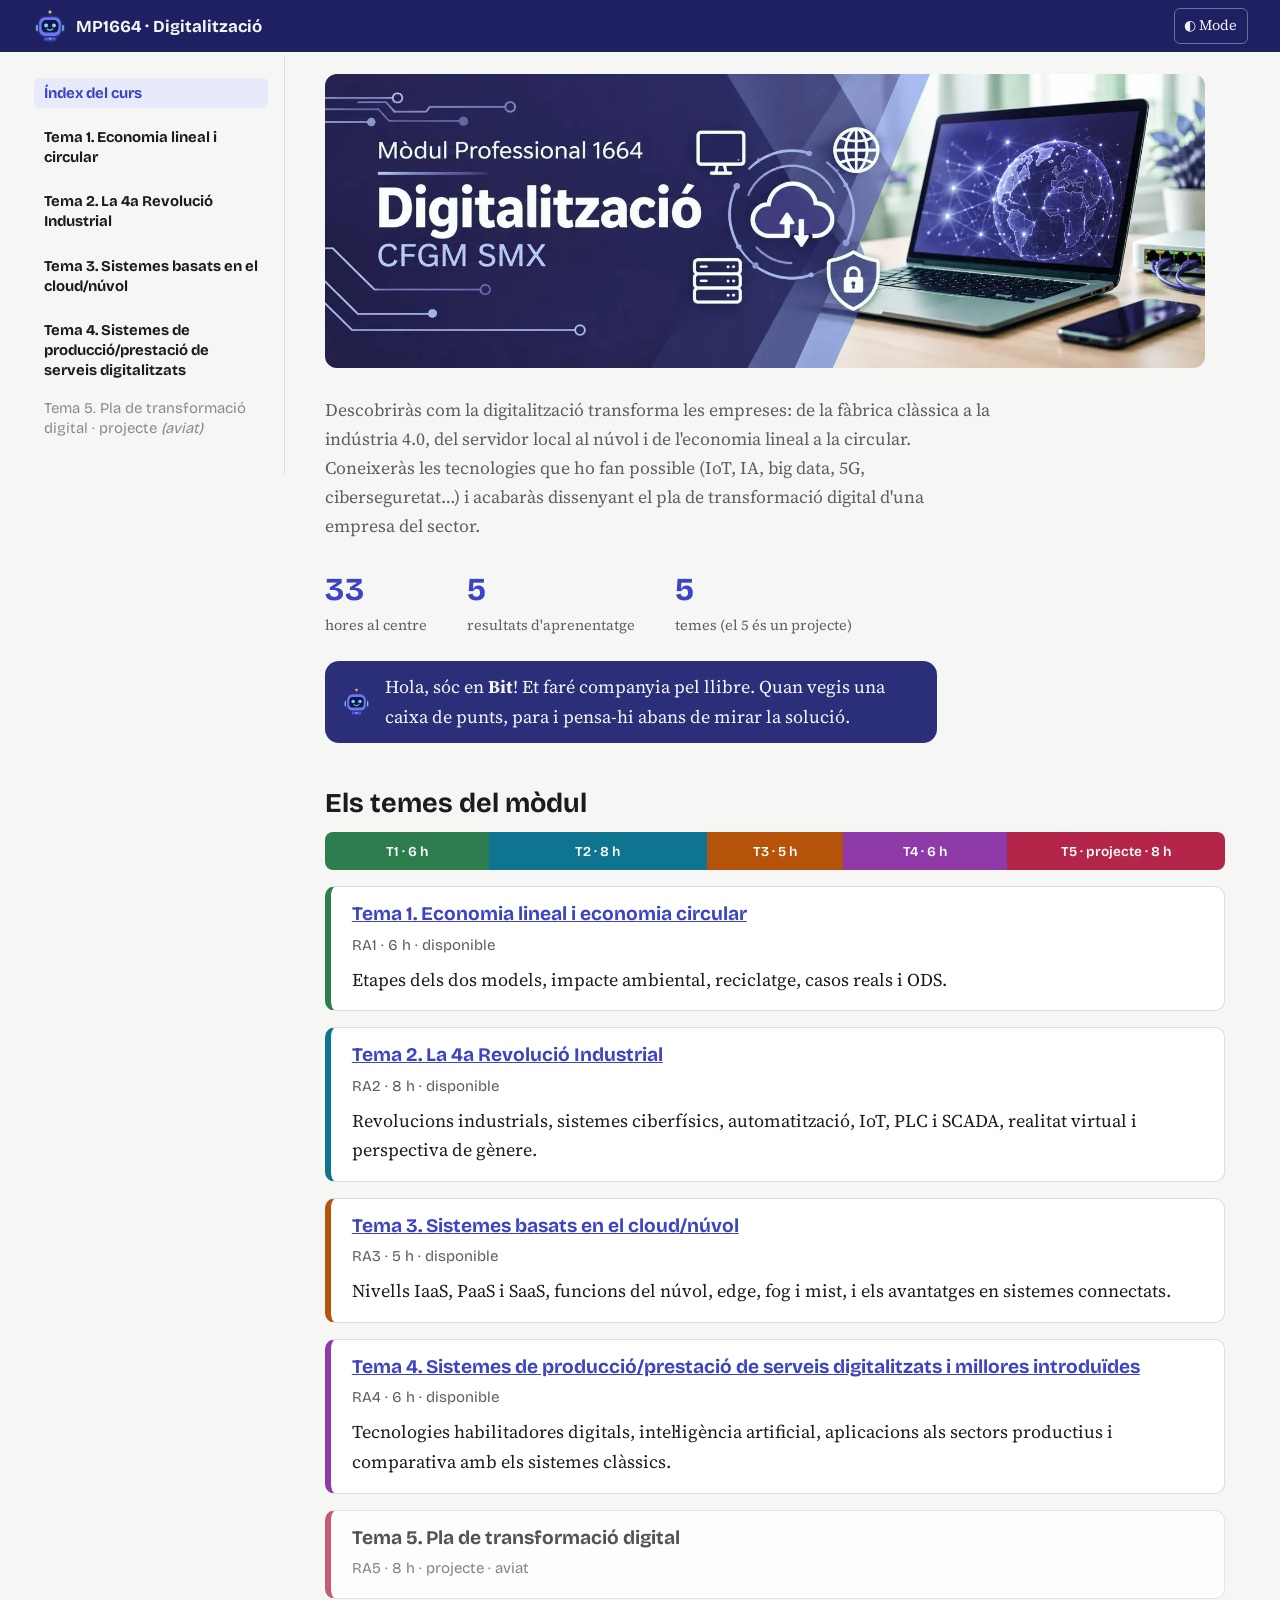
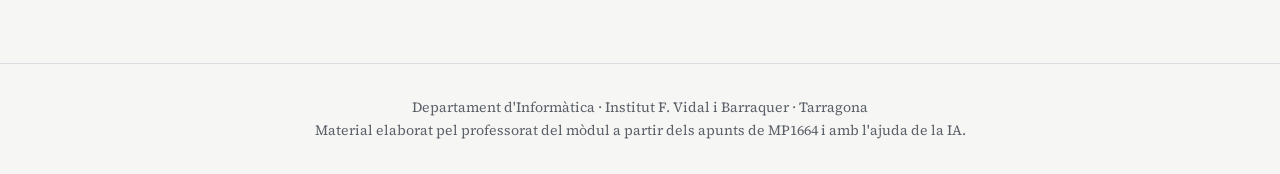
<file: index.html>
<!DOCTYPE html>
<html lang="ca"><head><meta charset="utf-8">
<link rel="icon" href="assets/img/bit.svg" type="image/svg+xml">
<meta name="viewport" content="width=device-width, initial-scale=1, viewport-fit=cover">
<meta name="description" content="Materials del mòdul MP1664 Digitalització aplicada als sectors productius (CFGM Sistemes microinformàtics i xarxes): economia circular, indústria 4.0, núvol, tecnologies facilitadores i pla de transformació digital.">
<title>Digitalització aplicada als sectors productius | MP1664</title>
<link rel="stylesheet" href="https://fonts.googleapis.com/css2?family=Bricolage+Grotesque:wght@500;700&family=Source+Serif+4:wght@400;600&display=swap">
<link rel="stylesheet" href="assets/css/estils.css">
</head>
<body>
<svg width="0" height="0" style="position:absolute" aria-hidden="true"><symbol id="bit" viewBox="0 0 64 64">
<path d="M32 15V9" stroke="#2b2f7a" stroke-width="2.5" stroke-linecap="round"/><circle cx="32" cy="7" r="3.6" fill="#f2b45a" stroke="#2b2f7a" stroke-width="1.8"/>
<rect x="6.5" y="29" width="7" height="13" rx="3.2" fill="#67d0e6" stroke="#2b2f7a" stroke-width="2"/><rect x="50.5" y="29" width="7" height="13" rx="3.2" fill="#67d0e6" stroke="#2b2f7a" stroke-width="2"/>
<rect x="21" y="49" width="22" height="10" rx="4" fill="#4c57d8" stroke="#2b2f7a" stroke-width="2.2"/><circle cx="32" cy="54" r="1.8" fill="#67d0e6"/>
<rect x="11.5" y="15" width="41" height="36" rx="12" fill="#6b76f0" stroke="#2b2f7a" stroke-width="2.5"/>
<rect x="17" y="21.5" width="30" height="22" rx="8" fill="#12154a"/>
<circle cx="25" cy="31" r="3.6" fill="#67d0e6"/><circle cx="39" cy="31" r="3.6" fill="#67d0e6"/><circle cx="26.2" cy="29.8" r="1.1" fill="#fff"/><circle cx="40.2" cy="29.8" r="1.1" fill="#fff"/>
<path d="M27 37.5q5 4 10 0" stroke="#67d0e6" stroke-width="2.2" fill="none" stroke-linecap="round"/>
</symbol></svg>
<header class="top">
<button id="mb" aria-label="Obre o tanca el menú">☰</button>
<a class="brand" href="./"><svg width="36" height="36" role="img" aria-label="Bit, la mascota del mòdul"><use href="#bit"/></svg>MP1664 · Digitalització</a>
<button id="th" aria-label="Canvia el mode clar o fosc">◐ Mode</button>
</header>
<div class="shell">
<aside id="side" aria-label="Navegació del curs">
<a href="./" aria-current="page">Índex del curs</a>
<a class="t" href="tema-1/">Tema 1. Economia lineal i circular</a>
<a class="t" href="tema-2/">Tema 2. La 4a Revolució Industrial</a>
<a class="t" href="tema-3/">Tema 3. Sistemes basats en el cloud/núvol</a>
<a class="t" href="tema-4/">Tema 4. Sistemes de producció/prestació de serveis digitalitzats</a>
<div class="soon">Tema 5. Pla de transformació digital · projecte <i>(aviat)</i></div>
</aside>
<main>
<img class="banner" src="assets/img/banner-principal.webp" width="1600" height="533" alt="Banner del mòdul professional 1664 Digitalització, CFGM SMX, amb icones de núvol, servidor, xarxa i seguretat">
<div class="intro"><h1 class="sr">Digitalització aplicada als sectors productius</h1>
<p class="lead">Descobriràs com la digitalització transforma les empreses: de la fàbrica clàssica a la indústria 4.0, del servidor local al núvol i de l'economia lineal a la circular. Coneixeràs les tecnologies que ho fan possible (IoT, IA, big data, 5G, ciberseguretat…) i acabaràs dissenyant el pla de transformació digital d'una empresa del sector.</p>
<ul class="stats2"><li><b>33</b><span>hores al centre</span></li><li><b>5</b><span>resultats d'aprenentatge</span></li><li><b>5</b><span>temes (el 5 és un projecte)</span></li></ul></div>
<div class="say"><svg width="56" height="56" aria-hidden="true"><use href="#bit"/></svg><span>Hola, sóc en <b>Bit</b>! Et faré companyia pel llibre. Quan vegis una caixa de punts, para i pensa-hi abans de mirar la solució.</span></div>
<h2>Els temes del mòdul</h2>
<div class="bar" role="img" aria-label="Distribució d'hores: Tema 1, 6 h; Tema 2, 8 h; Tema 3, 5 h; Tema 4, 6 h; Tema 5 (projecte), 8 h">
<span style="flex:6;background:#2e7d4f">T1 · 6 h</span><span style="flex:8;background:#0e7490">T2 · 8 h</span><span style="flex:5;background:#b45309">T3 · 5 h</span><span style="flex:6;background:#8e3aa8">T4 · 6 h</span><span style="flex:8;background:#b3264a">T5 · projecte · 8 h</span></div>
<div class="ra r1"><h3><a href="tema-1/">Tema 1. Economia lineal i economia circular</a></h3><small>RA1 · 6 h · disponible</small><p style="margin:.4rem 0 0">Etapes dels dos models, impacte ambiental, reciclatge, casos reals i ODS.</p></div>
<div class="ra r2"><h3><a href="tema-2/">Tema 2. La 4a Revolució Industrial</a></h3><small>RA2 · 8 h · disponible</small><p style="margin:.4rem 0 0">Revolucions industrials, sistemes ciberfísics, automatització, IoT, PLC i SCADA, realitat virtual i perspectiva de gènere.</p></div>
<div class="ra r3"><h3><a href="tema-3/">Tema 3. Sistemes basats en el cloud/núvol</a></h3><small>RA3 · 5 h · disponible</small><p style="margin:.4rem 0 0">Nivells IaaS, PaaS i SaaS, funcions del núvol, edge, fog i mist, i els avantatges en sistemes connectats.</p></div>
<div class="ra r4"><h3><a href="tema-4/">Tema 4. Sistemes de producció/prestació de serveis digitalitzats i millores introduïdes</a></h3><small>RA4 · 6 h · disponible</small><p style="margin:.4rem 0 0">Tecnologies habilitadores digitals, intel·ligència artificial, aplicacions als sectors productius i comparativa amb els sistemes clàssics.</p></div>
<div class="ra soonc r5"><h3>Tema 5. Pla de transformació digital</h3><small>RA5 · 8 h · projecte · aviat</small></div>
</main></div>
<footer>Departament d'Informàtica · Institut F. Vidal i Barraquer · Tarragona<br>Material elaborat pel professorat del mòdul a partir dels apunts de MP1664 i amb l'ajuda de la IA.</footer>
<script src="assets/js/main.js"></script>
</body></html>
</file>
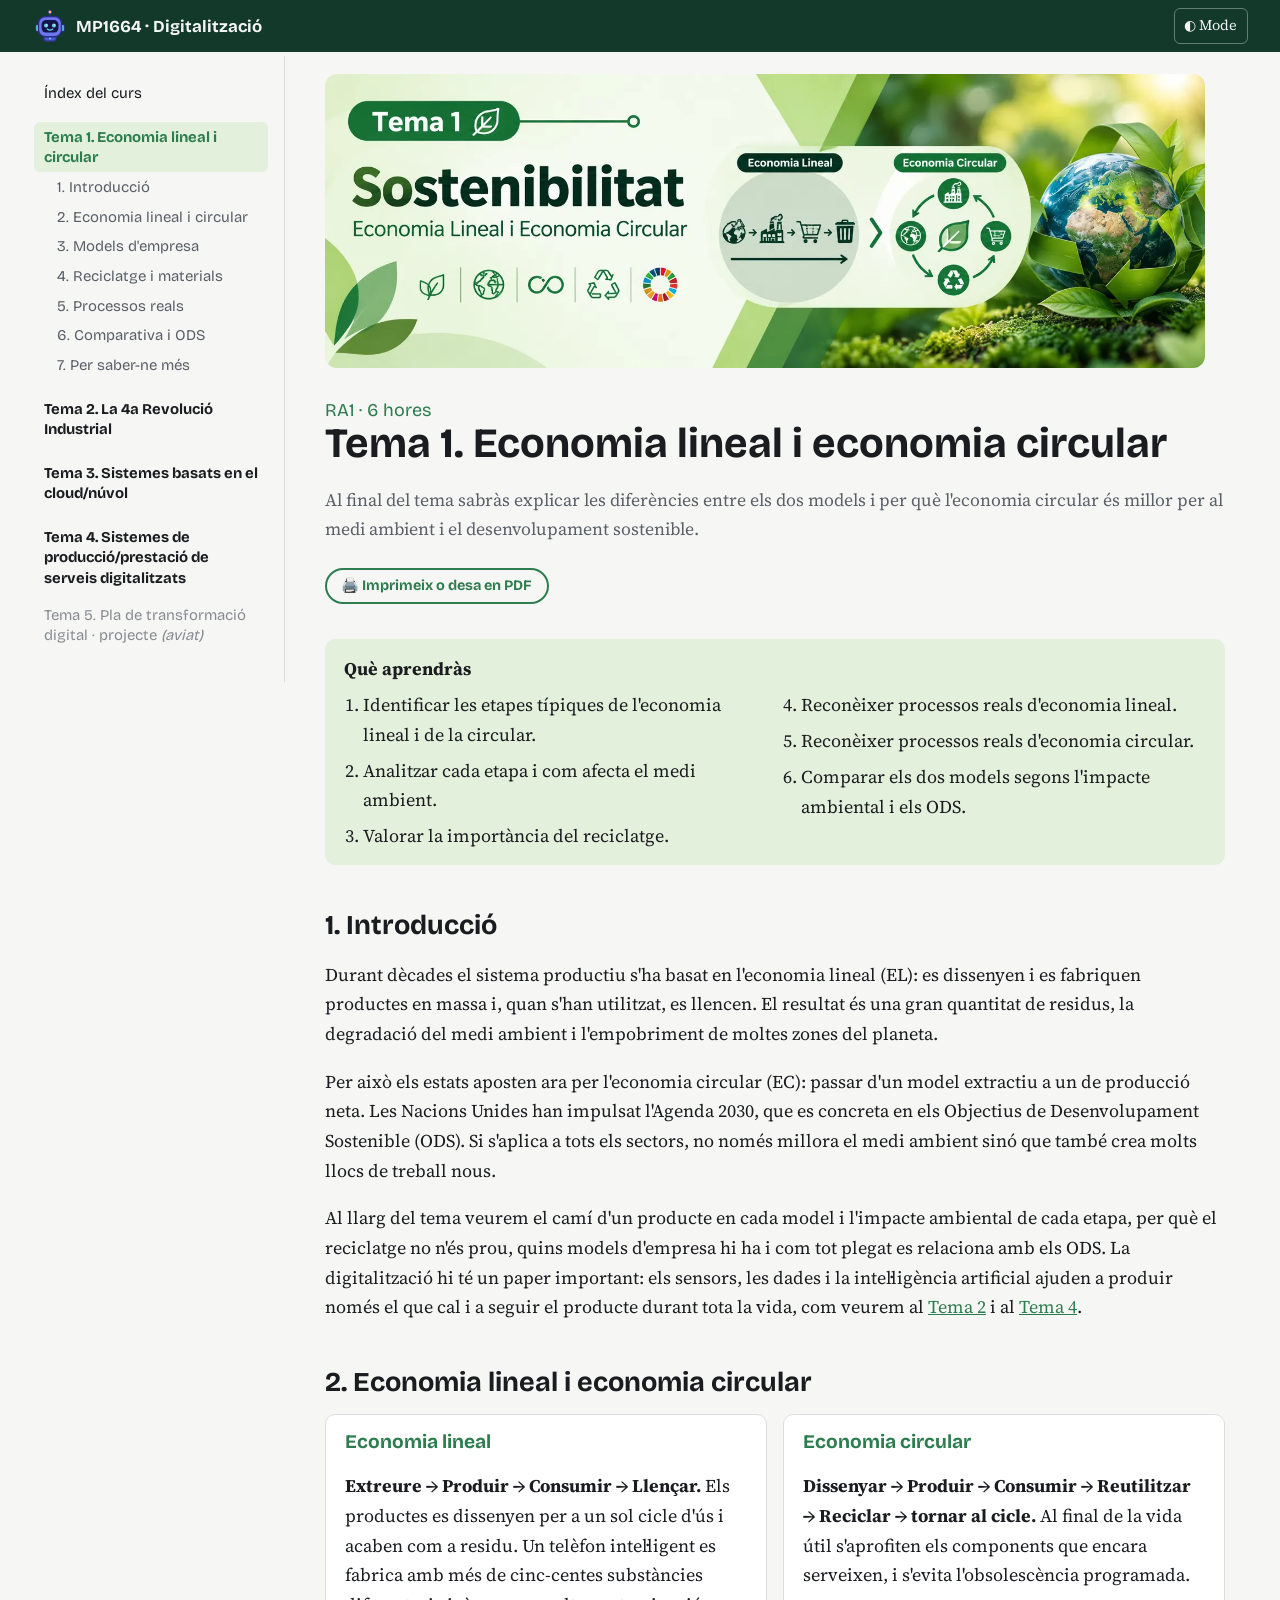
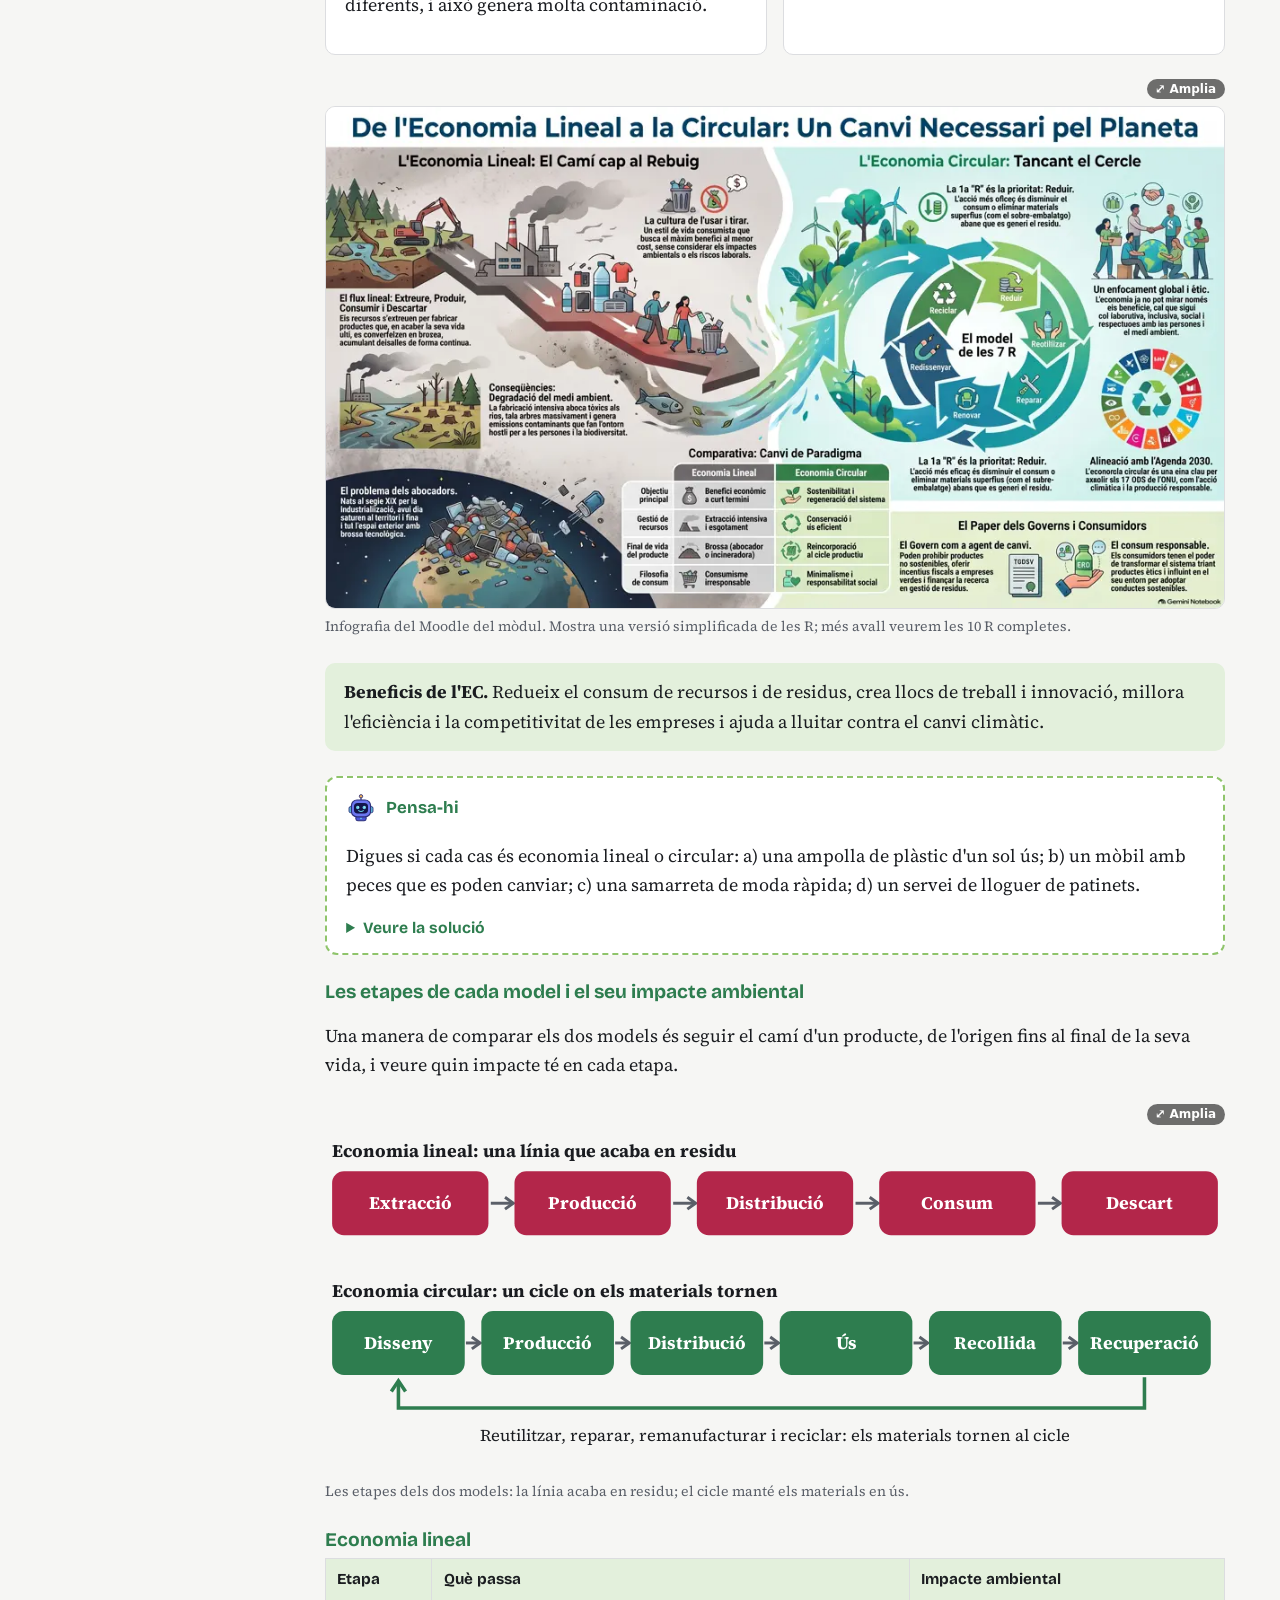
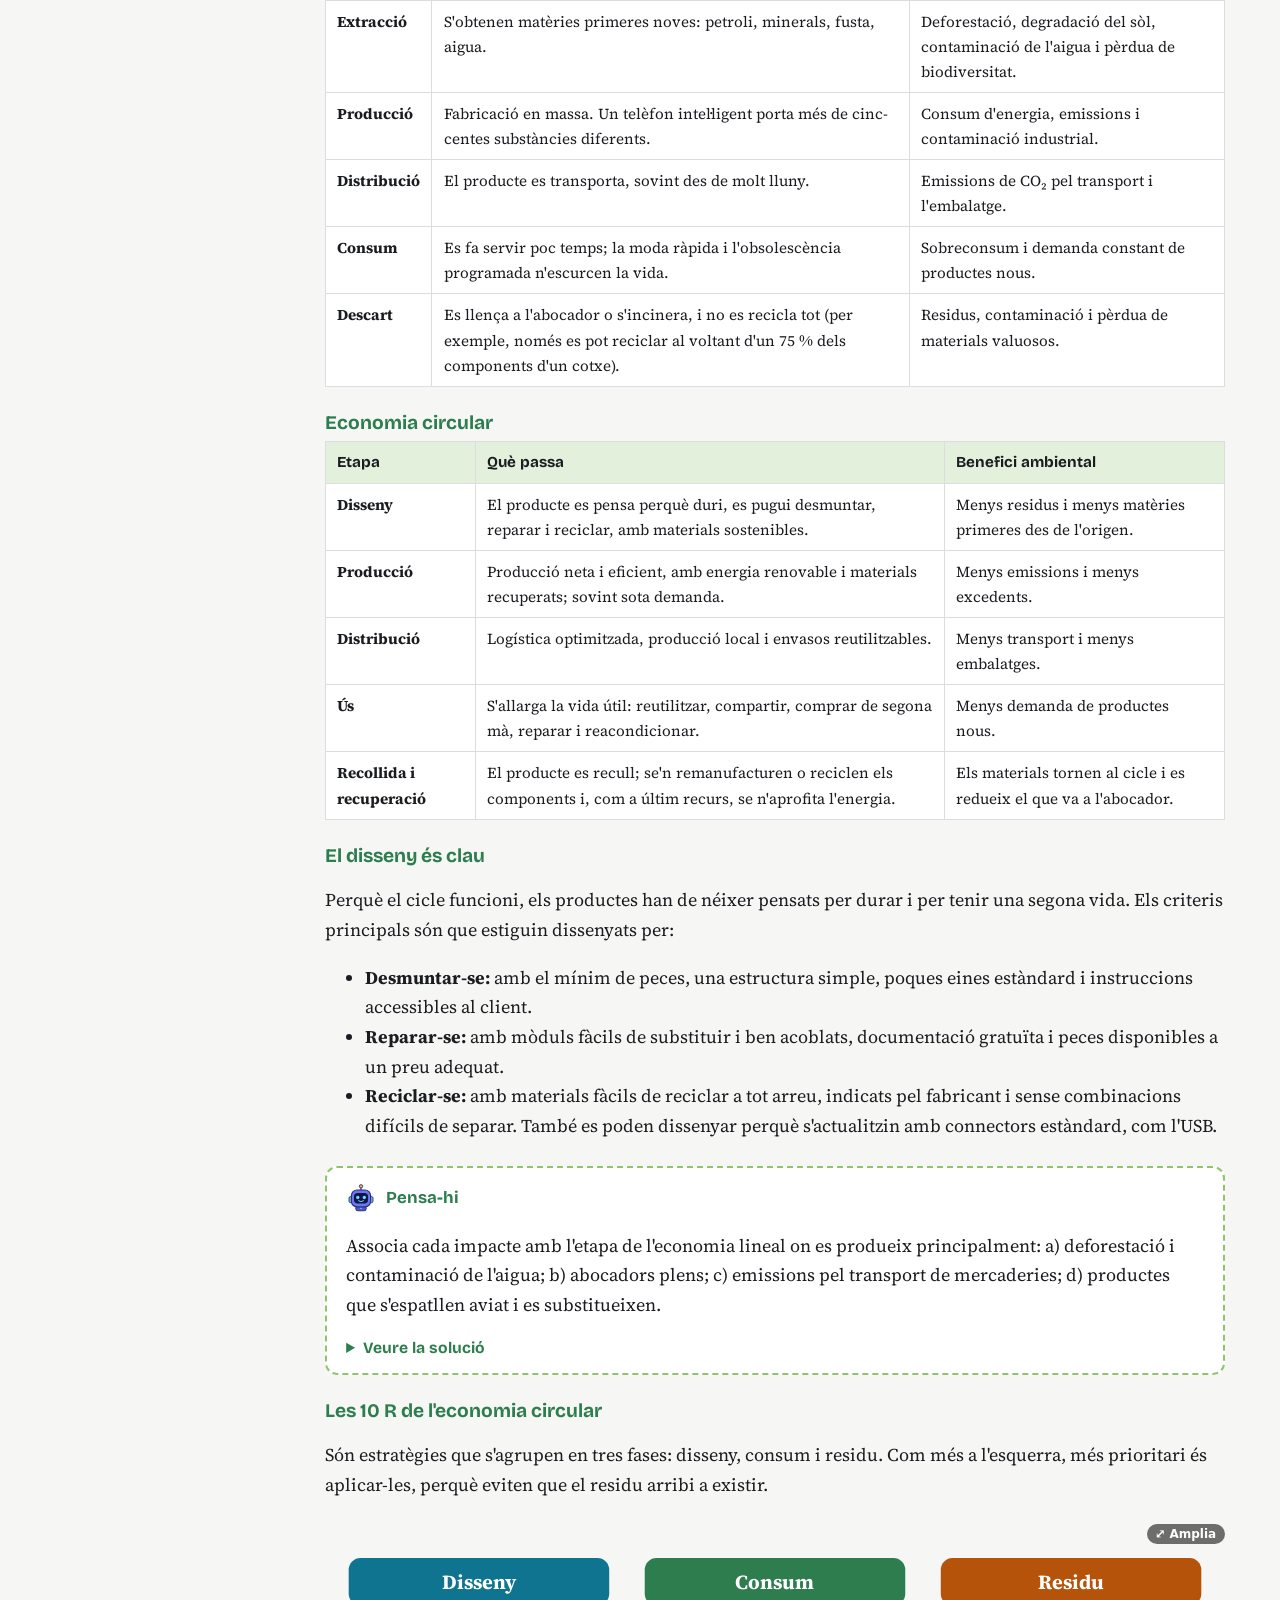
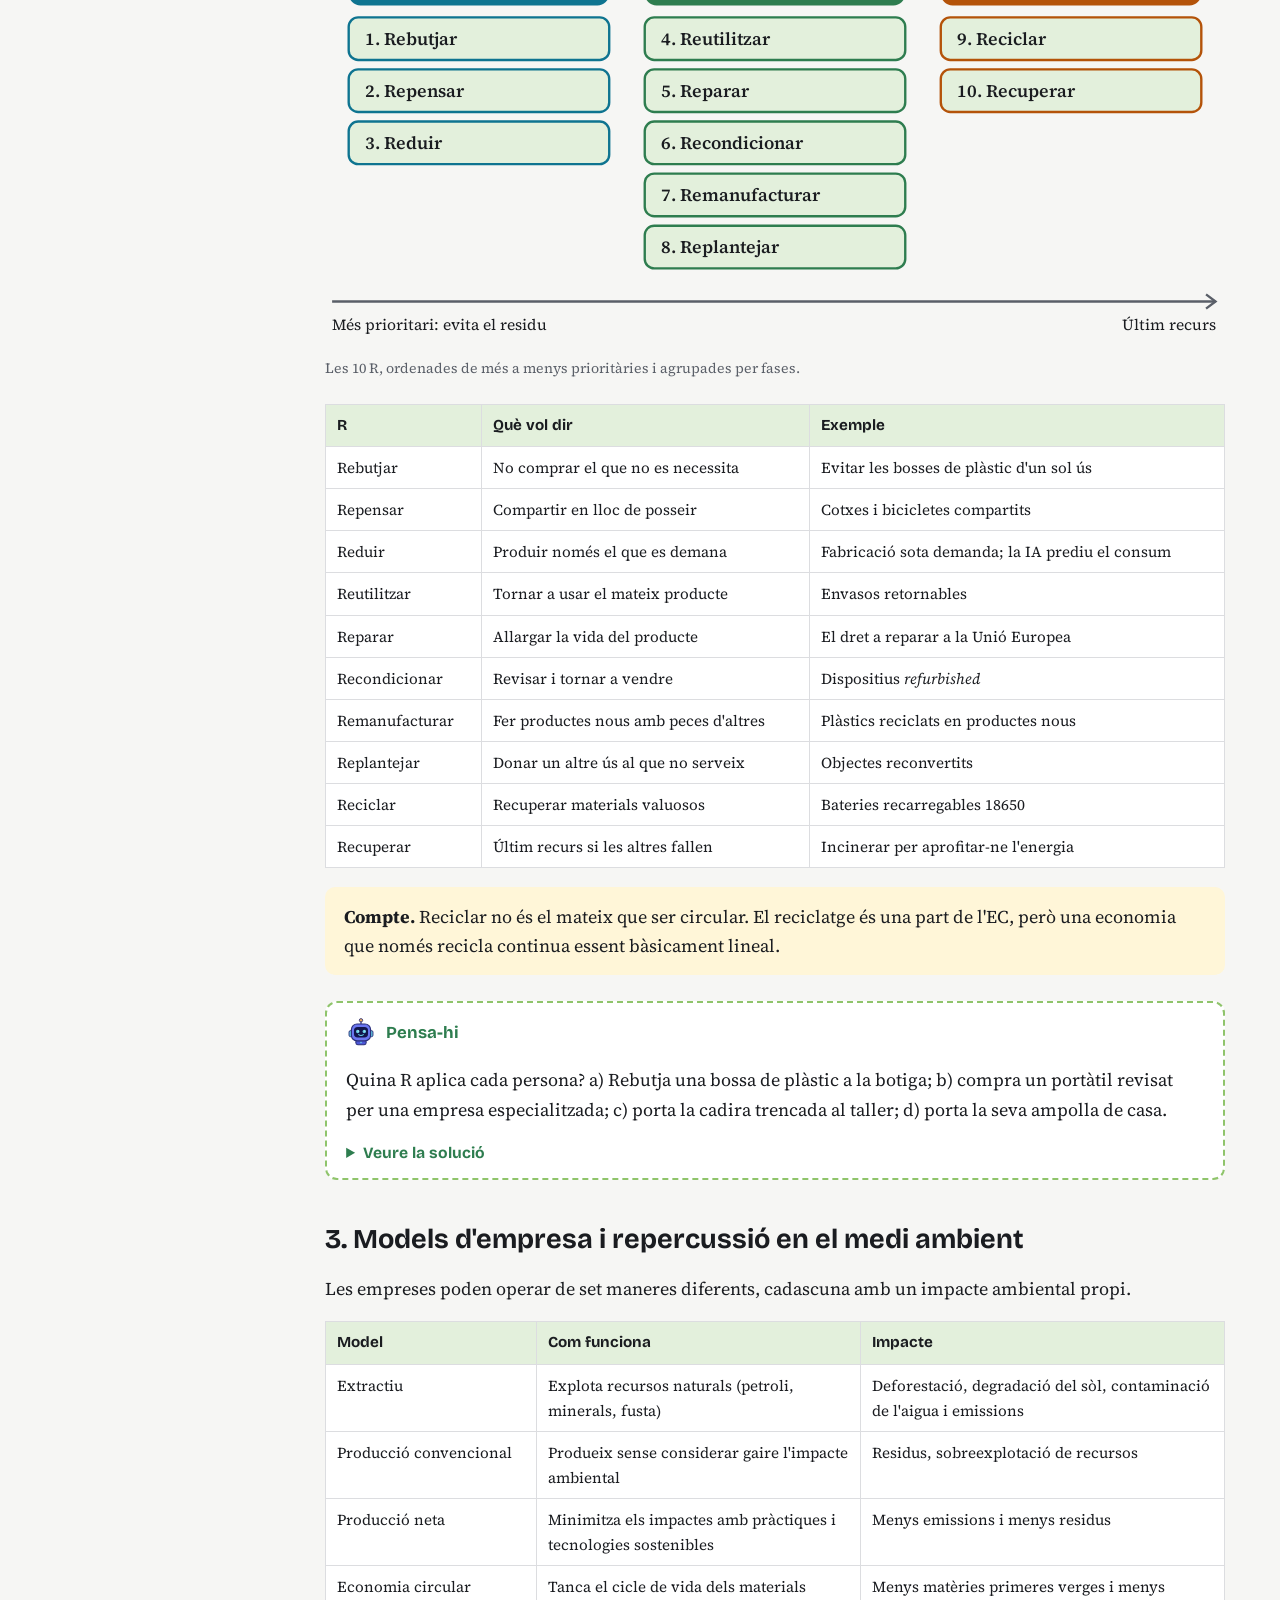
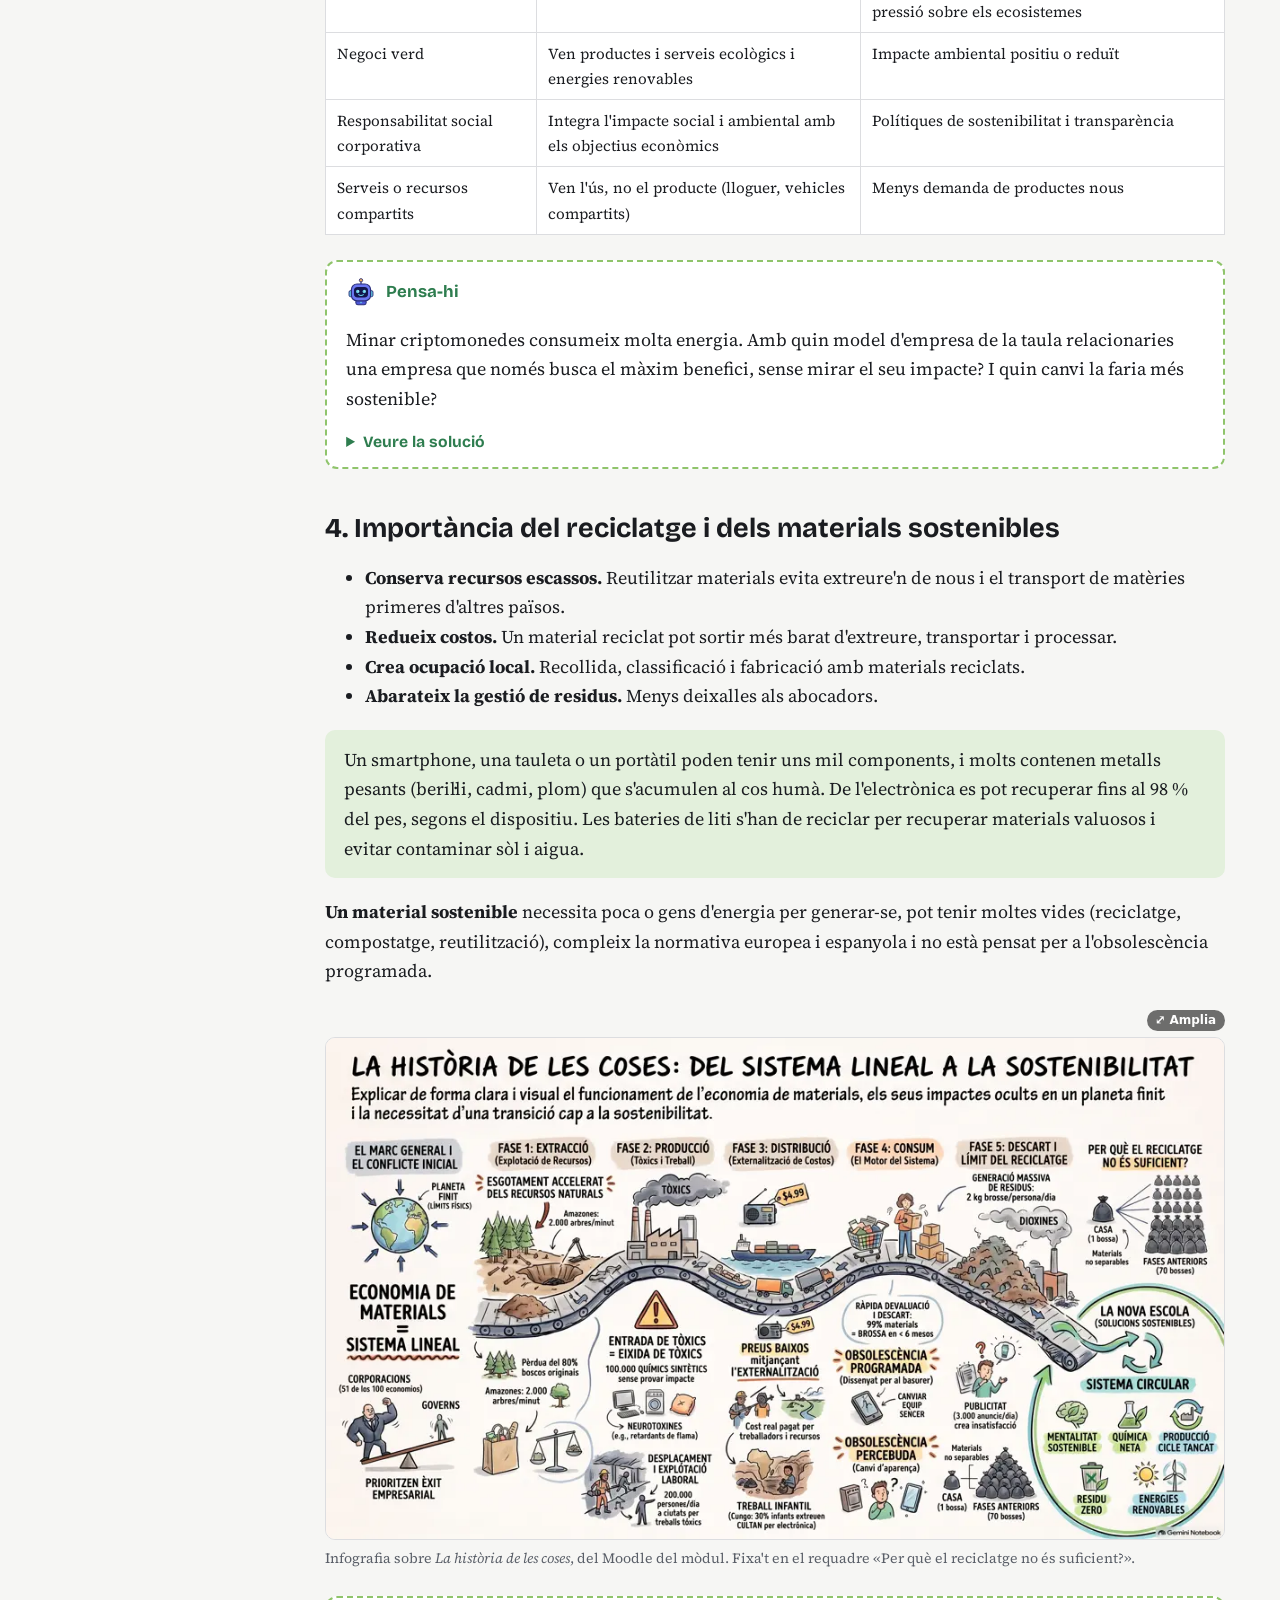
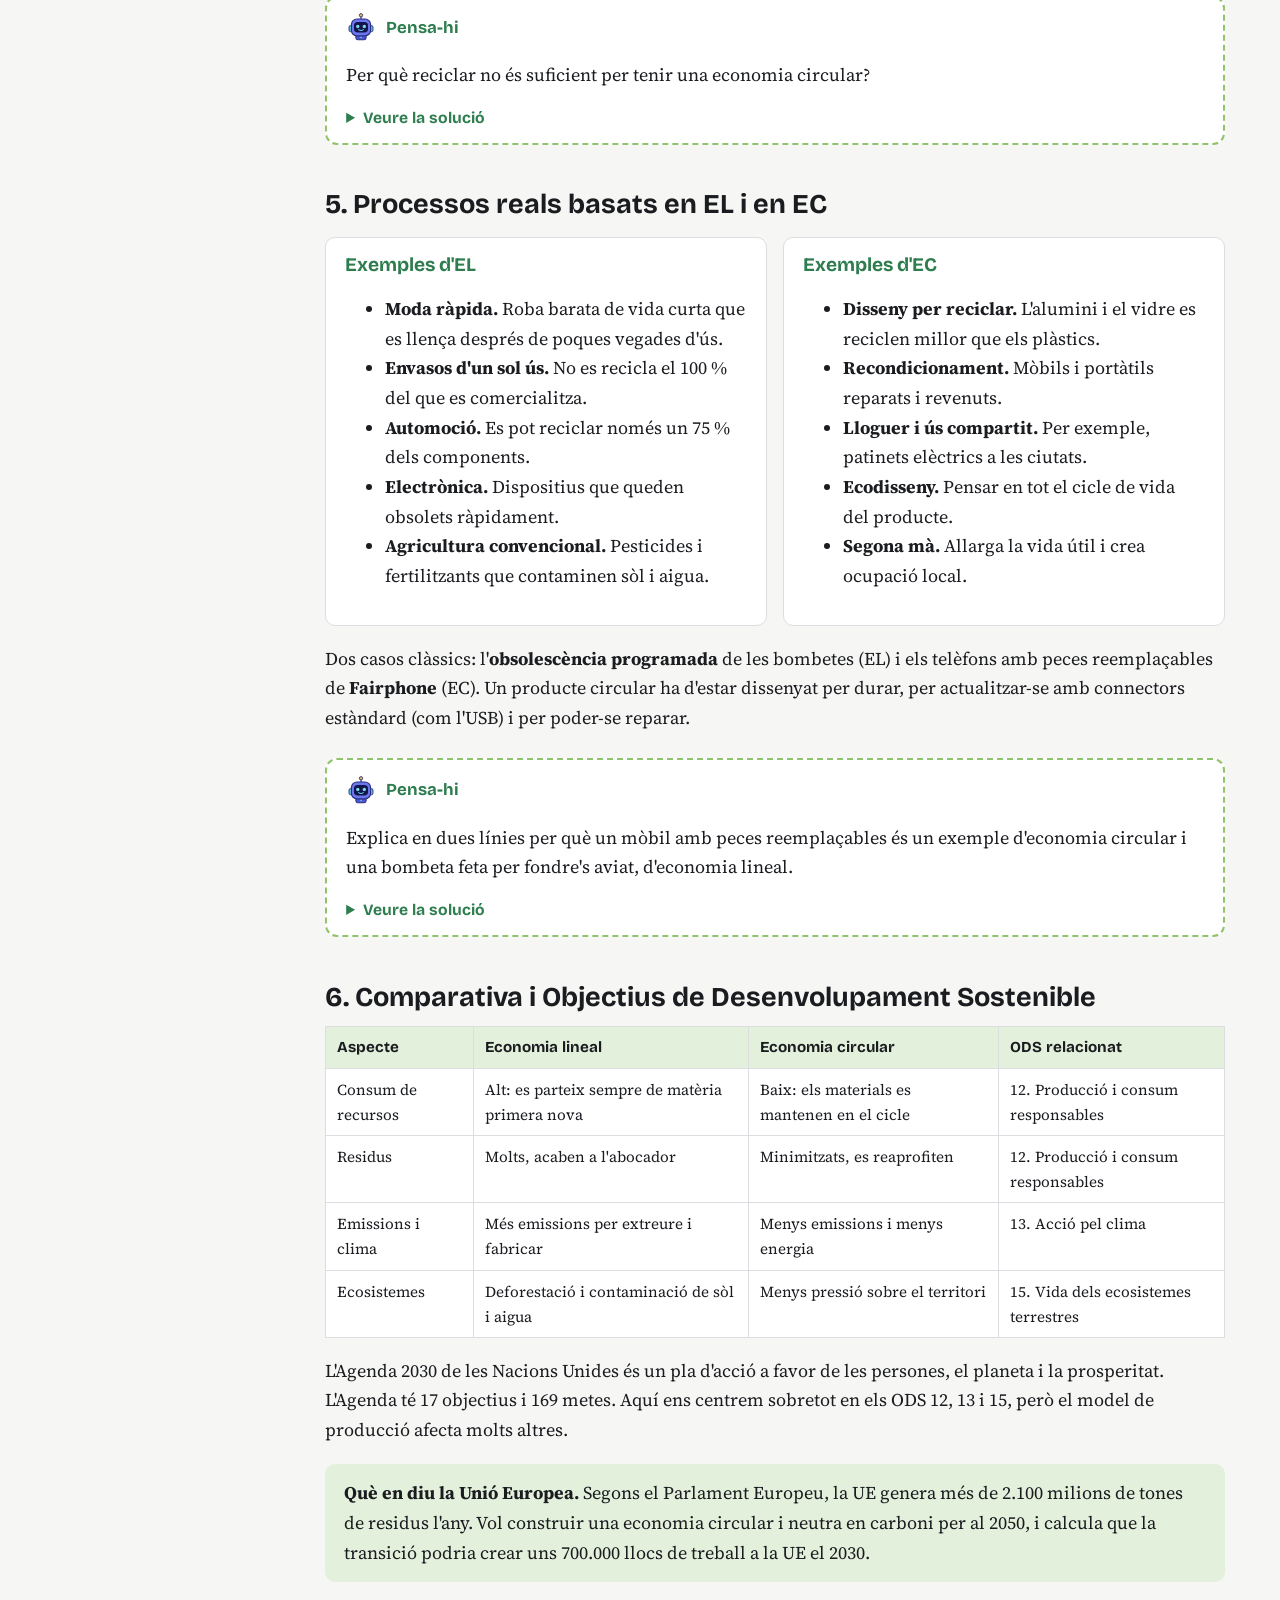
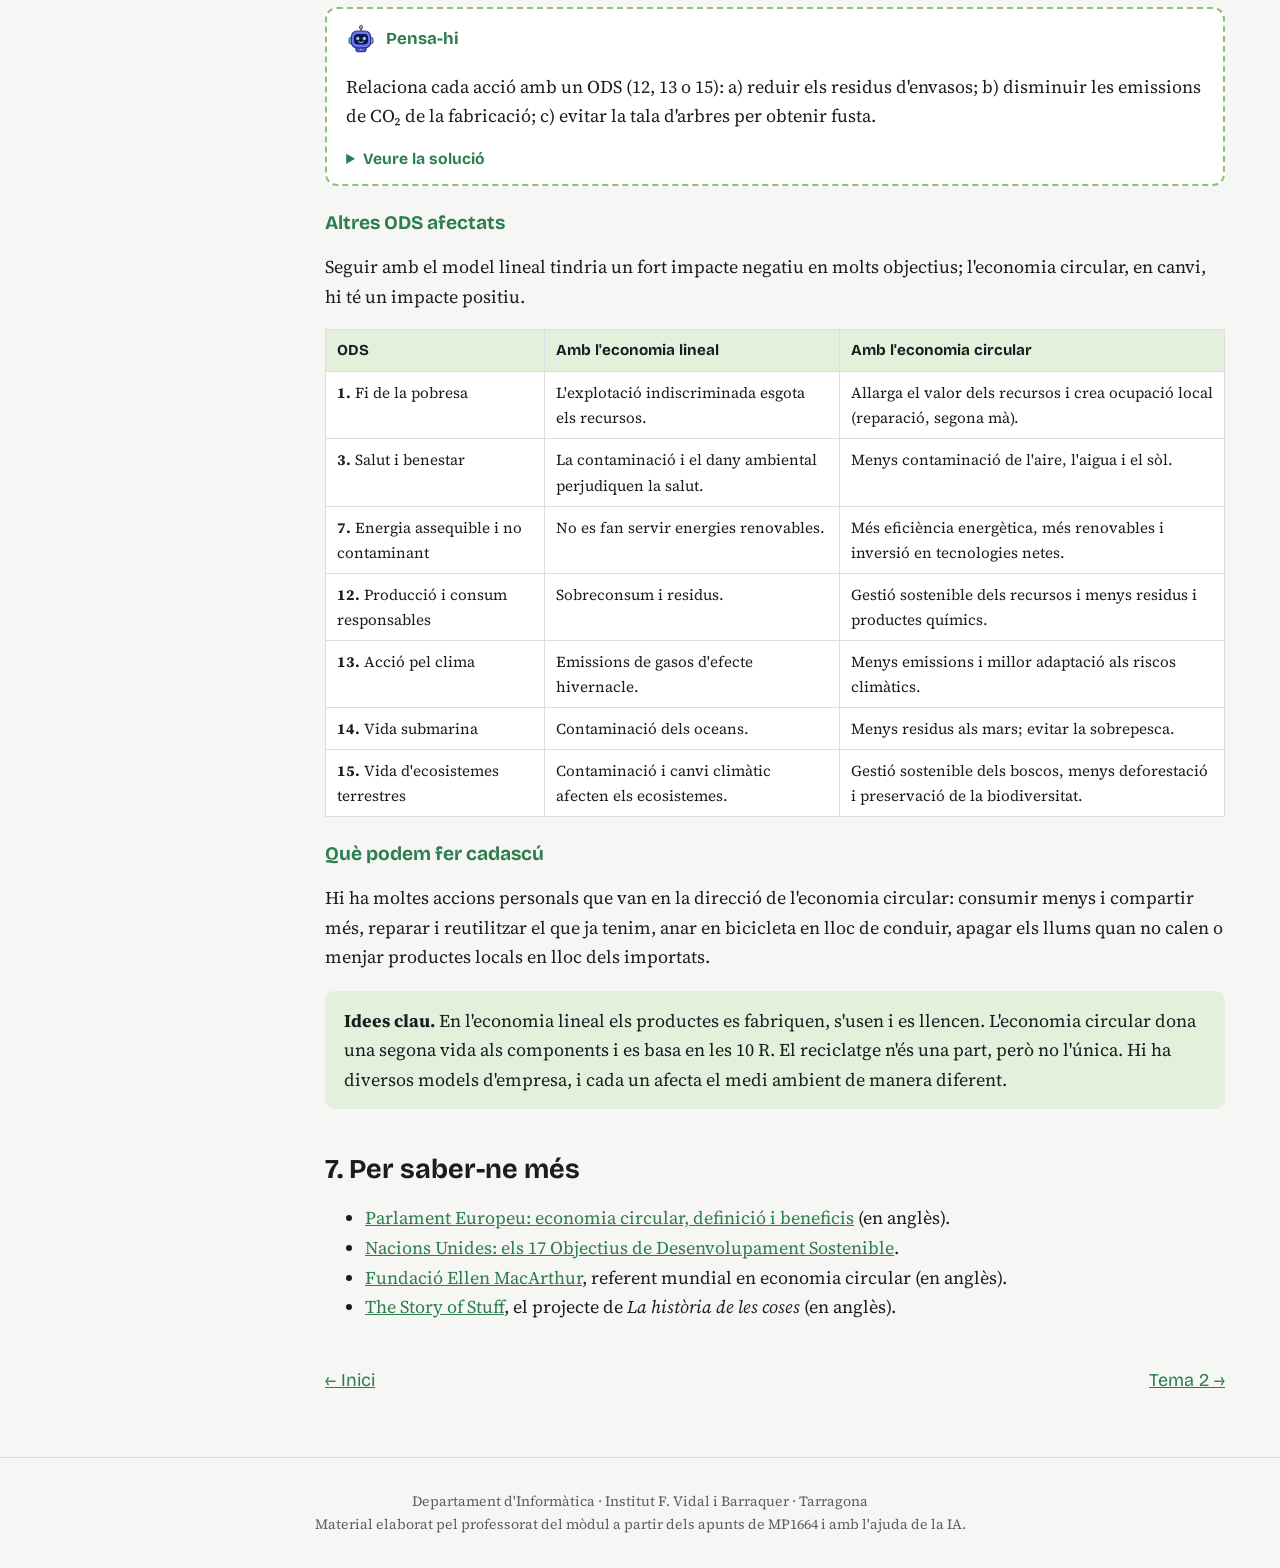
<file: tema-1/index.html>
<!DOCTYPE html>
<html lang="ca"><head><meta charset="utf-8">
<link rel="icon" href="../assets/img/bit.svg" type="image/svg+xml">
<meta name="viewport" content="width=device-width, initial-scale=1, viewport-fit=cover">
<title>Tema 1. Economia lineal i circular | MP1664</title>
<link rel="stylesheet" href="https://fonts.googleapis.com/css2?family=Bricolage+Grotesque:wght@500;700&family=Source+Serif+4:wght@400;600&display=swap">
<link rel="stylesheet" href="../assets/css/estils.css">
</head>
<body class="ra1">
<svg width="0" height="0" style="position:absolute" aria-hidden="true"><symbol id="bit" viewBox="0 0 64 64">
<path d="M32 15V9" stroke="#2b2f7a" stroke-width="2.5" stroke-linecap="round"/><circle cx="32" cy="7" r="3.6" fill="#f2b45a" stroke="#2b2f7a" stroke-width="1.8"/>
<rect x="6.5" y="29" width="7" height="13" rx="3.2" fill="#67d0e6" stroke="#2b2f7a" stroke-width="2"/><rect x="50.5" y="29" width="7" height="13" rx="3.2" fill="#67d0e6" stroke="#2b2f7a" stroke-width="2"/>
<rect x="21" y="49" width="22" height="10" rx="4" fill="#4c57d8" stroke="#2b2f7a" stroke-width="2.2"/><circle cx="32" cy="54" r="1.8" fill="#67d0e6"/>
<rect x="11.5" y="15" width="41" height="36" rx="12" fill="#6b76f0" stroke="#2b2f7a" stroke-width="2.5"/>
<rect x="17" y="21.5" width="30" height="22" rx="8" fill="#12154a"/>
<circle cx="25" cy="31" r="3.6" fill="#67d0e6"/><circle cx="39" cy="31" r="3.6" fill="#67d0e6"/><circle cx="26.2" cy="29.8" r="1.1" fill="#fff"/><circle cx="40.2" cy="29.8" r="1.1" fill="#fff"/>
<path d="M27 37.5q5 4 10 0" stroke="#67d0e6" stroke-width="2.2" fill="none" stroke-linecap="round"/>
</symbol></svg>
<header class="top">
<button id="mb" aria-label="Obre o tanca el menú">☰</button>
<a class="brand" href="../"><svg width="36" height="36" role="img" aria-label="Bit, la mascota del mòdul"><use href="#bit"/></svg>MP1664 · Digitalització</a>
<button id="th" aria-label="Canvia el mode clar o fosc">◐ Mode</button>
</header>
<div class="shell">
<aside id="side" aria-label="Navegació del curs">
<a href="../">Índex del curs</a>
<a class="t" href="../tema-1/" aria-current="page">Tema 1. Economia lineal i circular</a><div class="sub"><a href="../tema-1/#s1">1. Introducció</a><a href="../tema-1/#s2">2. Economia lineal i circular</a><a href="../tema-1/#s3">3. Models d'empresa</a><a href="../tema-1/#s4">4. Reciclatge i materials</a><a href="../tema-1/#s5">5. Processos reals</a><a href="../tema-1/#s6">6. Comparativa i ODS</a><a href="../tema-1/#s7">7. Per saber-ne més</a></div>
<a class="t" href="../tema-2/">Tema 2. La 4a Revolució Industrial</a>
<a class="t" href="../tema-3/">Tema 3. Sistemes basats en el cloud/núvol</a>
<a class="t" href="../tema-4/">Tema 4. Sistemes de producció/prestació de serveis digitalitzats</a>
<div class="soon">Tema 5. Pla de transformació digital · projecte <i>(aviat)</i></div>
</aside>
<main><img class="banner" src="../assets/img/banner-tema-1.webp" width="1600" height="533" alt="Banner del Tema 1, Sostenibilitat: economia lineal i economia circular">
<article class="pad">
<p class="sans" style="margin:0;color:var(--g)">RA1 · 6 hores</p>
<h1>Tema 1. Economia lineal i economia circular</h1>
<p class="lead">Al final del tema sabràs explicar les diferències entre els dos models i per què l'economia circular és millor per al medi ambient i el desenvolupament sostenible.</p>
<div class="box"><b>Què aprendràs</b>
<ol class="rs" style="margin:.4rem 0 0"><li>Identificar les etapes típiques de l'economia lineal i de la circular.</li><li>Analitzar cada etapa i com afecta el medi ambient.</li><li>Valorar la importància del reciclatge.</li><li>Reconèixer processos reals d'economia lineal.</li><li>Reconèixer processos reals d'economia circular.</li><li>Comparar els dos models segons l'impacte ambiental i els ODS.</li></ol></div>

<h2 id="s1">1. Introducció</h2>
<p>Durant dècades el sistema productiu s'ha basat en l'economia lineal (EL): es dissenyen i es fabriquen productes en massa i, quan s'han utilitzat, es llencen. El resultat és una gran quantitat de residus, la degradació del medi ambient i l'empobriment de moltes zones del planeta.</p>
<p>Per això els estats aposten ara per l'economia circular (EC): passar d'un model extractiu a un de producció neta. Les Nacions Unides han impulsat l'Agenda 2030, que es concreta en els Objectius de Desenvolupament Sostenible (ODS). Si s'aplica a tots els sectors, no només millora el medi ambient sinó que també crea molts llocs de treball nous.</p>

<p>Al llarg del tema veurem el camí d'un producte en cada model i l'impacte ambiental de cada etapa, per què el reciclatge no n'és prou, quins models d'empresa hi ha i com tot plegat es relaciona amb els ODS. La digitalització hi té un paper important: els sensors, les dades i la intel·ligència artificial ajuden a produir només el que cal i a seguir el producte durant tota la vida, com veurem al <a href="../tema-2/">Tema 2</a> i al <a href="../tema-4/">Tema 4</a>.</p>
<h2 id="s2">2. Economia lineal i economia circular</h2>
<div class="cmp">
<div><h3>Economia lineal</h3><p><b>Extreure → Produir → Consumir → Llençar.</b> Els productes es dissenyen per a un sol cicle d'ús i acaben com a residu. Un telèfon intel·ligent es fabrica amb més de cinc-centes substàncies diferents, i això genera molta contaminació.</p></div>
<div><h3>Economia circular</h3><p><b>Dissenyar → Produir → Consumir → Reutilitzar → Reciclar → tornar al cicle.</b> Al final de la vida útil s'aprofiten els components que encara serveixen, i s'evita l'obsolescència programada.</p></div></div>
<figure><img src="../assets/img/economia-lineal-vs-circular.webp" alt="Infografia que compara el camí de l'economia lineal (extreure, produir, consumir i descartar) amb el cercle de l'economia circular, amb una taula comparativa" loading="lazy"><figcaption>Infografia del Moodle del mòdul. Mostra una versió simplificada de les R; més avall veurem les 10 R completes.</figcaption></figure>
<div class="box"><b>Beneficis de l'EC.</b> Redueix el consum de recursos i de residus, crea llocs de treball i innovació, millora l'eficiència i la competitivitat de les empreses i ajuda a lluitar contra el canvi climàtic.</div>
<div class="ex"><div class="h"><svg width="30" height="30" aria-hidden="true"><use href="#bit"/></svg>Pensa-hi</div>
<p>Digues si cada cas és economia lineal o circular: a) una ampolla de plàstic d'un sol ús; b) un mòbil amb peces que es poden canviar; c) una samarreta de moda ràpida; d) un servei de lloguer de patinets.</p>
<details><summary>Veure la solució</summary><div>a) Lineal. b) Circular. c) Lineal. d) Circular: es comparteix el producte en lloc de fabricar-ne un per persona.</div></details></div>

<h3>Les etapes de cada model i el seu impacte ambiental</h3><p>Una manera de comparar els dos models és seguir el camí d'un producte, de l'origen fins al final de la seva vida, i veure quin impacte té en cada etapa.</p><figure><svg viewBox="0 0 760 282" role="img" aria-label="Etapes de l'economia lineal (extracció, producció, distribució, consum i descart) i de l'economia circular (disseny, producció, distribució, ús, recollida i recuperació), amb una fletxa que torna els materials al principi del cicle" style="width:100%;height:auto"><text x="6" y="22" font-size="15" font-weight="700" style="fill:var(--ink)">Economia lineal: una línia que acaba en residu</text><rect x="6" y="34" width="132" height="54" rx="10" style="fill:var(--c5)"/><text x="72" y="66.0" text-anchor="middle" font-size="15" font-weight="700" fill="#fff">Extracció</text><path d="M140 61H158" style="stroke:var(--mute)" stroke-width="2.5"/><path d="M152 56l7 5-7 5" style="stroke:var(--mute)" stroke-width="2.5" fill="none"/><rect x="160" y="34" width="132" height="54" rx="10" style="fill:var(--c5)"/><text x="226" y="66.0" text-anchor="middle" font-size="15" font-weight="700" fill="#fff">Producció</text><path d="M294 61H312" style="stroke:var(--mute)" stroke-width="2.5"/><path d="M306 56l7 5-7 5" style="stroke:var(--mute)" stroke-width="2.5" fill="none"/><rect x="314" y="34" width="132" height="54" rx="10" style="fill:var(--c5)"/><text x="380" y="66.0" text-anchor="middle" font-size="15" font-weight="700" fill="#fff">Distribució</text><path d="M448 61H466" style="stroke:var(--mute)" stroke-width="2.5"/><path d="M460 56l7 5-7 5" style="stroke:var(--mute)" stroke-width="2.5" fill="none"/><rect x="468" y="34" width="132" height="54" rx="10" style="fill:var(--c5)"/><text x="534" y="66.0" text-anchor="middle" font-size="15" font-weight="700" fill="#fff">Consum</text><path d="M602 61H620" style="stroke:var(--mute)" stroke-width="2.5"/><path d="M614 56l7 5-7 5" style="stroke:var(--mute)" stroke-width="2.5" fill="none"/><rect x="622" y="34" width="132" height="54" rx="10" style="fill:var(--c5)"/><text x="688" y="66.0" text-anchor="middle" font-size="15" font-weight="700" fill="#fff">Descart</text><text x="6" y="140" font-size="15" font-weight="700" style="fill:var(--ink)">Economia circular: un cicle on els materials tornen</text><rect x="6" y="152" width="112" height="54" rx="10" style="fill:var(--c1)"/><text x="62" y="184.0" text-anchor="middle" font-size="15" font-weight="700" fill="#fff">Disseny</text><path d="M119 179H130" style="stroke:var(--mute)" stroke-width="2.5"/><path d="M124 174l7 5-7 5" style="stroke:var(--mute)" stroke-width="2.5" fill="none"/><rect x="132" y="152" width="112" height="54" rx="10" style="fill:var(--c1)"/><text x="188" y="184.0" text-anchor="middle" font-size="15" font-weight="700" fill="#fff">Producció</text><path d="M245 179H256" style="stroke:var(--mute)" stroke-width="2.5"/><path d="M250 174l7 5-7 5" style="stroke:var(--mute)" stroke-width="2.5" fill="none"/><rect x="258" y="152" width="112" height="54" rx="10" style="fill:var(--c1)"/><text x="314" y="184.0" text-anchor="middle" font-size="15" font-weight="700" fill="#fff">Distribució</text><path d="M371 179H382" style="stroke:var(--mute)" stroke-width="2.5"/><path d="M376 174l7 5-7 5" style="stroke:var(--mute)" stroke-width="2.5" fill="none"/><rect x="384" y="152" width="112" height="54" rx="10" style="fill:var(--c1)"/><text x="440" y="184.0" text-anchor="middle" font-size="15" font-weight="700" fill="#fff">Ús</text><path d="M497 179H508" style="stroke:var(--mute)" stroke-width="2.5"/><path d="M502 174l7 5-7 5" style="stroke:var(--mute)" stroke-width="2.5" fill="none"/><rect x="510" y="152" width="112" height="54" rx="10" style="fill:var(--c1)"/><text x="566" y="184.0" text-anchor="middle" font-size="15" font-weight="700" fill="#fff">Recollida</text><path d="M623 179H634" style="stroke:var(--mute)" stroke-width="2.5"/><path d="M628 174l7 5-7 5" style="stroke:var(--mute)" stroke-width="2.5" fill="none"/><rect x="636" y="152" width="112" height="54" rx="10" style="fill:var(--c1)"/><text x="692" y="184.0" text-anchor="middle" font-size="15" font-weight="700" fill="#fff">Recuperació</text><path d="M692 208v26H62V212" style="stroke:var(--c1)" stroke-width="3" fill="none"/><path d="M56 220l6-9 6 9" style="stroke:var(--c1)" stroke-width="3" fill="none"/><text x="380" y="262" text-anchor="middle" font-size="14" style="fill:var(--ink)">Reutilitzar, reparar, remanufacturar i reciclar: els materials tornen al cicle</text></svg><figcaption>Les etapes dels dos models: la línia acaba en residu; el cicle manté els materials en ús.</figcaption></figure>
<h3>Economia lineal</h3><div class="scroll"><table><tr><th>Etapa</th><th>Què passa</th><th>Impacte ambiental</th></tr><tr><td><b>Extracció</b></td><td>S'obtenen matèries primeres noves: petroli, minerals, fusta, aigua.</td><td>Deforestació, degradació del sòl, contaminació de l'aigua i pèrdua de biodiversitat.</td></tr><tr><td><b>Producció</b></td><td>Fabricació en massa. Un telèfon intel·ligent porta més de cinc-centes substàncies diferents.</td><td>Consum d'energia, emissions i contaminació industrial.</td></tr><tr><td><b>Distribució</b></td><td>El producte es transporta, sovint des de molt lluny.</td><td>Emissions de CO₂ pel transport i l'embalatge.</td></tr><tr><td><b>Consum</b></td><td>Es fa servir poc temps; la moda ràpida i l'obsolescència programada n'escurcen la vida.</td><td>Sobreconsum i demanda constant de productes nous.</td></tr><tr><td><b>Descart</b></td><td>Es llença a l'abocador o s'incinera, i no es recicla tot (per exemple, només es pot reciclar al voltant d'un 75 % dels components d'un cotxe).</td><td>Residus, contaminació i pèrdua de materials valuosos.</td></tr></table></div><h3>Economia circular</h3><div class="scroll"><table><tr><th>Etapa</th><th>Què passa</th><th>Benefici ambiental</th></tr><tr><td><b>Disseny</b></td><td>El producte es pensa perquè duri, es pugui desmuntar, reparar i reciclar, amb materials sostenibles.</td><td>Menys residus i menys matèries primeres des de l'origen.</td></tr><tr><td><b>Producció</b></td><td>Producció neta i eficient, amb energia renovable i materials recuperats; sovint sota demanda.</td><td>Menys emissions i menys excedents.</td></tr><tr><td><b>Distribució</b></td><td>Logística optimitzada, producció local i envasos reutilitzables.</td><td>Menys transport i menys embalatges.</td></tr><tr><td><b>Ús</b></td><td>S'allarga la vida útil: reutilitzar, compartir, comprar de segona mà, reparar i reacondicionar.</td><td>Menys demanda de productes nous.</td></tr><tr><td><b>Recollida i recuperació</b></td><td>El producte es recull; se'n remanufacturen o reciclen els components i, com a últim recurs, se n'aprofita l'energia.</td><td>Els materials tornen al cicle i es redueix el que va a l'abocador.</td></tr></table></div><h3>El disseny és clau</h3><p>Perquè el cicle funcioni, els productes han de néixer pensats per durar i per tenir una segona vida. Els criteris principals són que estiguin dissenyats per:</p><ul><li><b>Desmuntar-se:</b> amb el mínim de peces, una estructura simple, poques eines estàndard i instruccions accessibles al client.</li><li><b>Reparar-se:</b> amb mòduls fàcils de substituir i ben acoblats, documentació gratuïta i peces disponibles a un preu adequat.</li><li><b>Reciclar-se:</b> amb materials fàcils de reciclar a tot arreu, indicats pel fabricant i sense combinacions difícils de separar. També es poden dissenyar perquè s'actualitzin amb connectors estàndard, com l'USB.</li></ul><div class="ex"><div class="h"><svg width="30" height="30" aria-hidden="true"><use href="#bit"/></svg>Pensa-hi</div>
<p>Associa cada impacte amb l'etapa de l'economia lineal on es produeix principalment: a) deforestació i contaminació de l'aigua; b) abocadors plens; c) emissions pel transport de mercaderies; d) productes que s'espatllen aviat i es substitueixen.</p>
<details><summary>Veure la solució</summary><div>a) Extracció. b) Descart. c) Distribució. d) Consum (obsolescència programada).</div></details></div>

<h3>Les 10 R de l'economia circular</h3>
<p>Són estratègies que s'agrupen en tres fases: disseny, consum i residu. Com més a l'esquerra, més prioritari és aplicar-les, perquè eviten que el residu arribi a existir.</p>
<figure><svg viewBox="0 0 760 330" role="img" aria-label="Les 10 R agrupades en tres fases: disseny (rebutjar, repensar, reduir), consum (reutilitzar, reparar, recondicionar, remanufacturar, replantejar) i residu (reciclar, recuperar). Les primeres són les més prioritàries" style="width:100%;height:auto"><rect x="20" y="6" width="220" height="40" rx="10" style="fill:var(--c2)"/><text x="130" y="32" text-anchor="middle" font-size="17" font-weight="700" fill="#fff">Disseny</text><rect x="20" y="56" width="220" height="36" rx="8" style="fill:var(--hl);stroke:var(--c2)" stroke-width="2"/><text x="34" y="79" font-size="15" font-weight="600" style="fill:var(--ink)">1. Rebutjar</text><rect x="20" y="100" width="220" height="36" rx="8" style="fill:var(--hl);stroke:var(--c2)" stroke-width="2"/><text x="34" y="123" font-size="15" font-weight="600" style="fill:var(--ink)">2. Repensar</text><rect x="20" y="144" width="220" height="36" rx="8" style="fill:var(--hl);stroke:var(--c2)" stroke-width="2"/><text x="34" y="167" font-size="15" font-weight="600" style="fill:var(--ink)">3. Reduir</text><rect x="270" y="6" width="220" height="40" rx="10" style="fill:var(--c1)"/><text x="380" y="32" text-anchor="middle" font-size="17" font-weight="700" fill="#fff">Consum</text><rect x="270" y="56" width="220" height="36" rx="8" style="fill:var(--hl);stroke:var(--c1)" stroke-width="2"/><text x="284" y="79" font-size="15" font-weight="600" style="fill:var(--ink)">4. Reutilitzar</text><rect x="270" y="100" width="220" height="36" rx="8" style="fill:var(--hl);stroke:var(--c1)" stroke-width="2"/><text x="284" y="123" font-size="15" font-weight="600" style="fill:var(--ink)">5. Reparar</text><rect x="270" y="144" width="220" height="36" rx="8" style="fill:var(--hl);stroke:var(--c1)" stroke-width="2"/><text x="284" y="167" font-size="15" font-weight="600" style="fill:var(--ink)">6. Recondicionar</text><rect x="270" y="188" width="220" height="36" rx="8" style="fill:var(--hl);stroke:var(--c1)" stroke-width="2"/><text x="284" y="211" font-size="15" font-weight="600" style="fill:var(--ink)">7. Remanufacturar</text><rect x="270" y="232" width="220" height="36" rx="8" style="fill:var(--hl);stroke:var(--c1)" stroke-width="2"/><text x="284" y="255" font-size="15" font-weight="600" style="fill:var(--ink)">8. Replantejar</text><rect x="520" y="6" width="220" height="40" rx="10" style="fill:var(--c3)"/><text x="630" y="32" text-anchor="middle" font-size="17" font-weight="700" fill="#fff">Residu</text><rect x="520" y="56" width="220" height="36" rx="8" style="fill:var(--hl);stroke:var(--c3)" stroke-width="2"/><text x="534" y="79" font-size="15" font-weight="600" style="fill:var(--ink)">9. Reciclar</text><rect x="520" y="100" width="220" height="36" rx="8" style="fill:var(--hl);stroke:var(--c3)" stroke-width="2"/><text x="534" y="123" font-size="15" font-weight="600" style="fill:var(--ink)">10. Recuperar</text><path d="M6 296H752" style="stroke:var(--mute)" stroke-width="2"/><path d="M744 290l8 6-8 6" style="stroke:var(--mute)" stroke-width="2" fill="none"/><text x="6" y="320" font-size="13" style="fill:var(--ink)">Més prioritari: evita el residu</text><text x="752" y="320" text-anchor="end" font-size="13" style="fill:var(--ink)">Últim recurs</text></svg><figcaption>Les 10 R, ordenades de més a menys prioritàries i agrupades per fases.</figcaption></figure>

<div class="scroll"><table><tr><th>R</th><th>Què vol dir</th><th>Exemple</th></tr>
<tr><td>Rebutjar</td><td>No comprar el que no es necessita</td><td>Evitar les bosses de plàstic d'un sol ús</td></tr>
<tr><td>Repensar</td><td>Compartir en lloc de posseir</td><td>Cotxes i bicicletes compartits</td></tr>
<tr><td>Reduir</td><td>Produir només el que es demana</td><td>Fabricació sota demanda; la IA prediu el consum</td></tr>
<tr><td>Reutilitzar</td><td>Tornar a usar el mateix producte</td><td>Envasos retornables</td></tr>
<tr><td>Reparar</td><td>Allargar la vida del producte</td><td>El dret a reparar a la Unió Europea</td></tr>
<tr><td>Recondicionar</td><td>Revisar i tornar a vendre</td><td>Dispositius <i>refurbished</i></td></tr>
<tr><td>Remanufacturar</td><td>Fer productes nous amb peces d'altres</td><td>Plàstics reciclats en productes nous</td></tr>
<tr><td>Replantejar</td><td>Donar un altre ús al que no serveix</td><td>Objectes reconvertits</td></tr>
<tr><td>Reciclar</td><td>Recuperar materials valuosos</td><td>Bateries recarregables 18650</td></tr>
<tr><td>Recuperar</td><td>Últim recurs si les altres fallen</td><td>Incinerar per aprofitar-ne l'energia</td></tr></table></div>
<div class="box w"><b>Compte.</b> Reciclar no és el mateix que ser circular. El reciclatge és una part de l'EC, però una economia que només recicla continua essent bàsicament lineal.</div>
<div class="ex"><div class="h"><svg width="30" height="30" aria-hidden="true"><use href="#bit"/></svg>Pensa-hi</div>
<p>Quina R aplica cada persona? a) Rebutja una bossa de plàstic a la botiga; b) compra un portàtil revisat per una empresa especialitzada; c) porta la cadira trencada al taller; d) porta la seva ampolla de casa.</p>
<details><summary>Veure la solució</summary><div>a) Rebutjar. b) Recondicionar. c) Reparar. d) Reutilitzar.</div></details></div>

<h2 id="s3">3. Models d'empresa i repercussió en el medi ambient</h2>
<p>Les empreses poden operar de set maneres diferents, cadascuna amb un impacte ambiental propi.</p>
<div class="scroll"><table><tr><th>Model</th><th>Com funciona</th><th>Impacte</th></tr>
<tr><td>Extractiu</td><td>Explota recursos naturals (petroli, minerals, fusta)</td><td>Deforestació, degradació del sòl, contaminació de l'aigua i emissions</td></tr>
<tr><td>Producció convencional</td><td>Produeix sense considerar gaire l'impacte ambiental</td><td>Residus, sobreexplotació de recursos</td></tr>
<tr><td>Producció neta</td><td>Minimitza els impactes amb pràctiques i tecnologies sostenibles</td><td>Menys emissions i menys residus</td></tr>
<tr><td>Economia circular</td><td>Tanca el cicle de vida dels materials</td><td>Menys matèries primeres verges i menys pressió sobre els ecosistemes</td></tr>
<tr><td>Negoci verd</td><td>Ven productes i serveis ecològics i energies renovables</td><td>Impacte ambiental positiu o reduït</td></tr>
<tr><td>Responsabilitat social corporativa</td><td>Integra l'impacte social i ambiental amb els objectius econòmics</td><td>Polítiques de sostenibilitat i transparència</td></tr>
<tr><td>Serveis o recursos compartits</td><td>Ven l'ús, no el producte (lloguer, vehicles compartits)</td><td>Menys demanda de productes nous</td></tr></table></div>
<div class="ex"><div class="h"><svg width="30" height="30" aria-hidden="true"><use href="#bit"/></svg>Pensa-hi</div>
<p>Minar criptomonedes consumeix molta energia. Amb quin model d'empresa de la taula relacionaries una empresa que només busca el màxim benefici, sense mirar el seu impacte? I quin canvi la faria més sostenible?</p>
<details><summary>Veure la solució</summary><div>Amb el model de producció convencional (o l'extractiu, si depèn de recursos naturals). Seria més sostenible si adoptés energies renovables i equips més eficients, és a dir, un model de producció neta.</div></details></div>

<h2 id="s4">4. Importància del reciclatge i dels materials sostenibles</h2>
<ul><li><b>Conserva recursos escassos.</b> Reutilitzar materials evita extreure'n de nous i el transport de matèries primeres d'altres països.</li><li><b>Redueix costos.</b> Un material reciclat pot sortir més barat d'extreure, transportar i processar.</li><li><b>Crea ocupació local.</b> Recollida, classificació i fabricació amb materials reciclats.</li><li><b>Abarateix la gestió de residus.</b> Menys deixalles als abocadors.</li></ul>
<div class="box">Un smartphone, una tauleta o un portàtil poden tenir uns mil components, i molts contenen metalls pesants (beril·li, cadmi, plom) que s'acumulen al cos humà. De l'electrònica es pot recuperar fins al 98 % del pes, segons el dispositiu. Les bateries de liti s'han de reciclar per recuperar materials valuosos i evitar contaminar sòl i aigua.</div>
<p><b>Un material sostenible</b> necessita poca o gens d'energia per generar-se, pot tenir moltes vides (reciclatge, compostatge, reutilització), compleix la normativa europea i espanyola i no està pensat per a l'obsolescència programada.</p>
<figure><img src="../assets/img/la-historia-de-les-coses.webp" alt="Infografia de La història de les coses: les cinc fases del sistema lineal (extracció, producció, distribució, consum i descart) i per què el reciclatge no és suficient" loading="lazy"><figcaption>Infografia sobre <i>La història de les coses</i>, del Moodle del mòdul. Fixa't en el requadre «Per què el reciclatge no és suficient?».</figcaption></figure>
<div class="ex"><div class="h"><svg width="30" height="30" aria-hidden="true"><use href="#bit"/></svg>Pensa-hi</div>
<p>Per què reciclar no és suficient per tenir una economia circular?</p>
<details><summary>Veure la solució</summary><div>Perquè quan es recicla el producte ja s'ha extret, fabricat i transportat, i molts materials no es poden separar bé. L'economia circular actua abans: redueix, reutilitza i repara, i només al final recicla.</div></details></div>

<h2 id="s5">5. Processos reals basats en EL i en EC</h2>
<div class="cmp">
<div><h3>Exemples d'EL</h3><ul><li><b>Moda ràpida.</b> Roba barata de vida curta que es llença després de poques vegades d'ús.</li><li><b>Envasos d'un sol ús.</b> No es recicla el 100 % del que es comercialitza.</li><li><b>Automoció.</b> Es pot reciclar només un 75 % dels components.</li><li><b>Electrònica.</b> Dispositius que queden obsolets ràpidament.</li><li><b>Agricultura convencional.</b> Pesticides i fertilitzants que contaminen sòl i aigua.</li></ul></div>
<div><h3>Exemples d'EC</h3><ul><li><b>Disseny per reciclar.</b> L'alumini i el vidre es reciclen millor que els plàstics.</li><li><b>Recondicionament.</b> Mòbils i portàtils reparats i revenuts.</li><li><b>Lloguer i ús compartit.</b> Per exemple, patinets elèctrics a les ciutats.</li><li><b>Ecodisseny.</b> Pensar en tot el cicle de vida del producte.</li><li><b>Segona mà.</b> Allarga la vida útil i crea ocupació local.</li></ul></div></div>
<p>Dos casos clàssics: l'<b>obsolescència programada</b> de les bombetes (EL) i els telèfons amb peces reemplaçables de <b>Fairphone</b> (EC). Un producte circular ha d'estar dissenyat per durar, per actualitzar-se amb connectors estàndard (com l'USB) i per poder-se reparar.</p>
<div class="ex"><div class="h"><svg width="30" height="30" aria-hidden="true"><use href="#bit"/></svg>Pensa-hi</div>
<p>Explica en dues línies per què un mòbil amb peces reemplaçables és un exemple d'economia circular i una bombeta feta per fondre's aviat, d'economia lineal.</p>
<details><summary>Veure la solució</summary><div>El mòbil es pot reparar i actualitzar, així que el producte dura més i genera menys residu. La bombeta amb obsolescència programada es dissenya per acabar-se i substituir-se, de manera que es compra, s'usa poc i es llença.</div></details></div>

<h2 id="s6">6. Comparativa i Objectius de Desenvolupament Sostenible</h2>
<div class="scroll"><table><tr><th>Aspecte</th><th>Economia lineal</th><th>Economia circular</th><th>ODS relacionat</th></tr>
<tr><td>Consum de recursos</td><td>Alt: es parteix sempre de matèria primera nova</td><td>Baix: els materials es mantenen en el cicle</td><td>12. Producció i consum responsables</td></tr>
<tr><td>Residus</td><td>Molts, acaben a l'abocador</td><td>Minimitzats, es reaprofiten</td><td>12. Producció i consum responsables</td></tr>
<tr><td>Emissions i clima</td><td>Més emissions per extreure i fabricar</td><td>Menys emissions i menys energia</td><td>13. Acció pel clima</td></tr>
<tr><td>Ecosistemes</td><td>Deforestació i contaminació de sòl i aigua</td><td>Menys pressió sobre el territori</td><td>15. Vida dels ecosistemes terrestres</td></tr></table></div>
<p>L'Agenda 2030 de les Nacions Unides és un pla d'acció a favor de les persones, el planeta i la prosperitat. L'Agenda té 17 objectius i 169 metes. Aquí ens centrem sobretot en els ODS 12, 13 i 15, però el model de producció afecta molts altres.</p>
<div class="box"><b>Què en diu la Unió Europea.</b> Segons el Parlament Europeu, la UE genera més de 2.100 milions de tones de residus l'any. Vol construir una economia circular i neutra en carboni per al 2050, i calcula que la transició podria crear uns 700.000 llocs de treball a la UE el 2030.</div>
<div class="ex"><div class="h"><svg width="30" height="30" aria-hidden="true"><use href="#bit"/></svg>Pensa-hi</div>
<p>Relaciona cada acció amb un ODS (12, 13 o 15): a) reduir els residus d'envasos; b) disminuir les emissions de CO₂ de la fabricació; c) evitar la tala d'arbres per obtenir fusta.</p>
<details><summary>Veure la solució</summary><div>a) ODS 12, Producció i consum responsables. b) ODS 13, Acció pel clima. c) ODS 15, Vida dels ecosistemes terrestres.</div></details></div>

<h3>Altres ODS afectats</h3><p>Seguir amb el model lineal tindria un fort impacte negatiu en molts objectius; l'economia circular, en canvi, hi té un impacte positiu.</p><div class="scroll"><table><tr><th>ODS</th><th>Amb l'economia lineal</th><th>Amb l'economia circular</th></tr><tr><td><b>1.</b> Fi de la pobresa</td><td>L'explotació indiscriminada esgota els recursos.</td><td>Allarga el valor dels recursos i crea ocupació local (reparació, segona mà).</td></tr><tr><td><b>3.</b> Salut i benestar</td><td>La contaminació i el dany ambiental perjudiquen la salut.</td><td>Menys contaminació de l'aire, l'aigua i el sòl.</td></tr><tr><td><b>7.</b> Energia assequible i no contaminant</td><td>No es fan servir energies renovables.</td><td>Més eficiència energètica, més renovables i inversió en tecnologies netes.</td></tr><tr><td><b>12.</b> Producció i consum responsables</td><td>Sobreconsum i residus.</td><td>Gestió sostenible dels recursos i menys residus i productes químics.</td></tr><tr><td><b>13.</b> Acció pel clima</td><td>Emissions de gasos d'efecte hivernacle.</td><td>Menys emissions i millor adaptació als riscos climàtics.</td></tr><tr><td><b>14.</b> Vida submarina</td><td>Contaminació dels oceans.</td><td>Menys residus als mars; evitar la sobrepesca.</td></tr><tr><td><b>15.</b> Vida d'ecosistemes terrestres</td><td>Contaminació i canvi climàtic afecten els ecosistemes.</td><td>Gestió sostenible dels boscos, menys deforestació i preservació de la biodiversitat.</td></tr></table></div><h3>Què podem fer cadascú</h3><p>Hi ha moltes accions personals que van en la direcció de l'economia circular: consumir menys i compartir més, reparar i reutilitzar el que ja tenim, anar en bicicleta en lloc de conduir, apagar els llums quan no calen o menjar productes locals en lloc dels importats.</p><div class="box"><b>Idees clau.</b> En l'economia lineal els productes es fabriquen, s'usen i es llencen. L'economia circular dona una segona vida als components i es basa en les 10 R. El reciclatge n'és una part, però no l'única. Hi ha diversos models d'empresa, i cada un afecta el medi ambient de manera diferent.</div>
<h2 id="s7">7. Per saber-ne més</h2>
<ul>
<li><a href="https://www.europarl.europa.eu/topics/en/article/20151201STO05603/circular-economy-definition-importance-and-benefits" target="_blank" rel="noopener">Parlament Europeu: economia circular, definició i beneficis</a> (en anglès).</li>
<li><a href="https://sdgs.un.org/goals" target="_blank" rel="noopener">Nacions Unides: els 17 Objectius de Desenvolupament Sostenible</a>.</li>
<li><a href="https://www.ellenmacarthurfoundation.org/" target="_blank" rel="noopener">Fundació Ellen MacArthur</a>, referent mundial en economia circular (en anglès).</li>
<li><a href="https://storyofstuff.org/" target="_blank" rel="noopener">The Story of Stuff</a>, el projecte de <i>La història de les coses</i> (en anglès).</li></ul>
<p class="sans nx"><a href="../">← Inici</a><a href="../tema-2/">Tema 2 →</a></p>
</article></main></div>
<footer>Departament d'Informàtica · Institut F. Vidal i Barraquer · Tarragona<br>Material elaborat pel professorat del mòdul a partir dels apunts de MP1664 i amb l'ajuda de la IA.</footer>
<script src="../assets/js/main.js"></script>
</body></html>
</file>
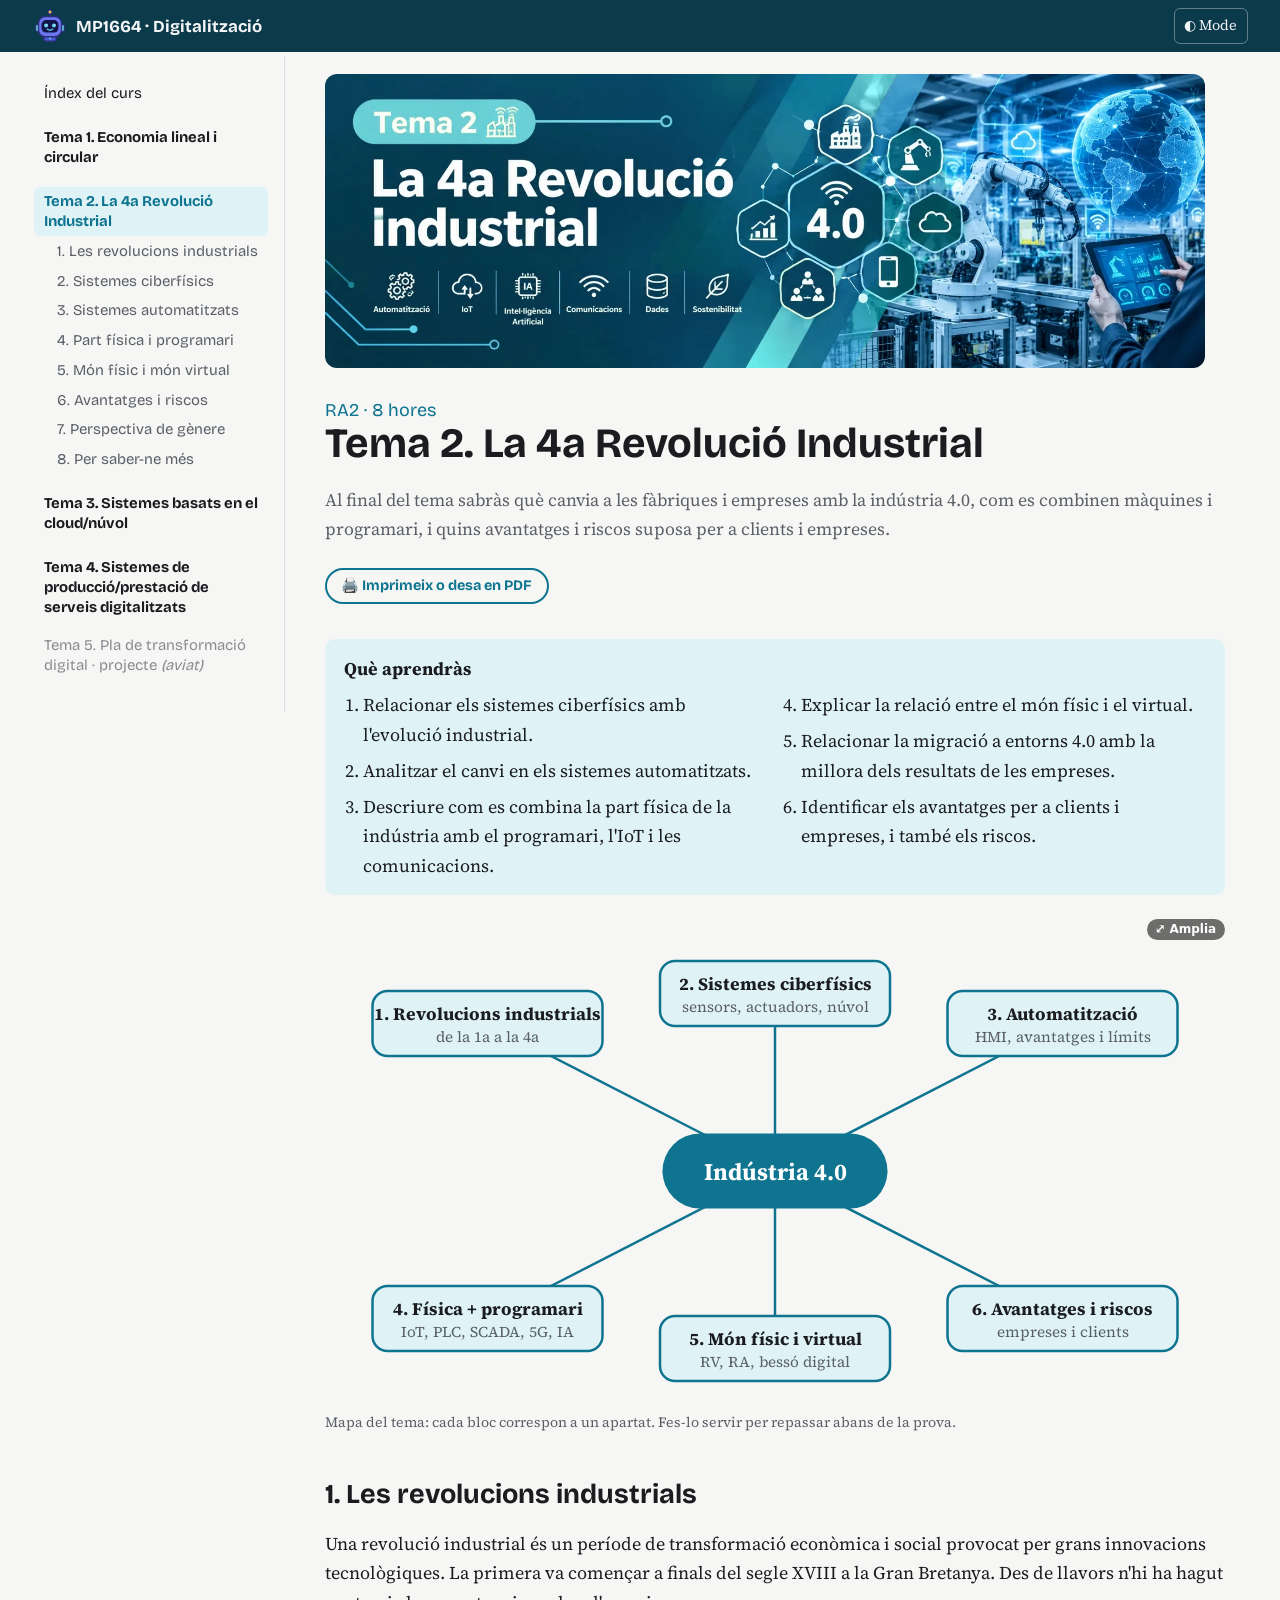
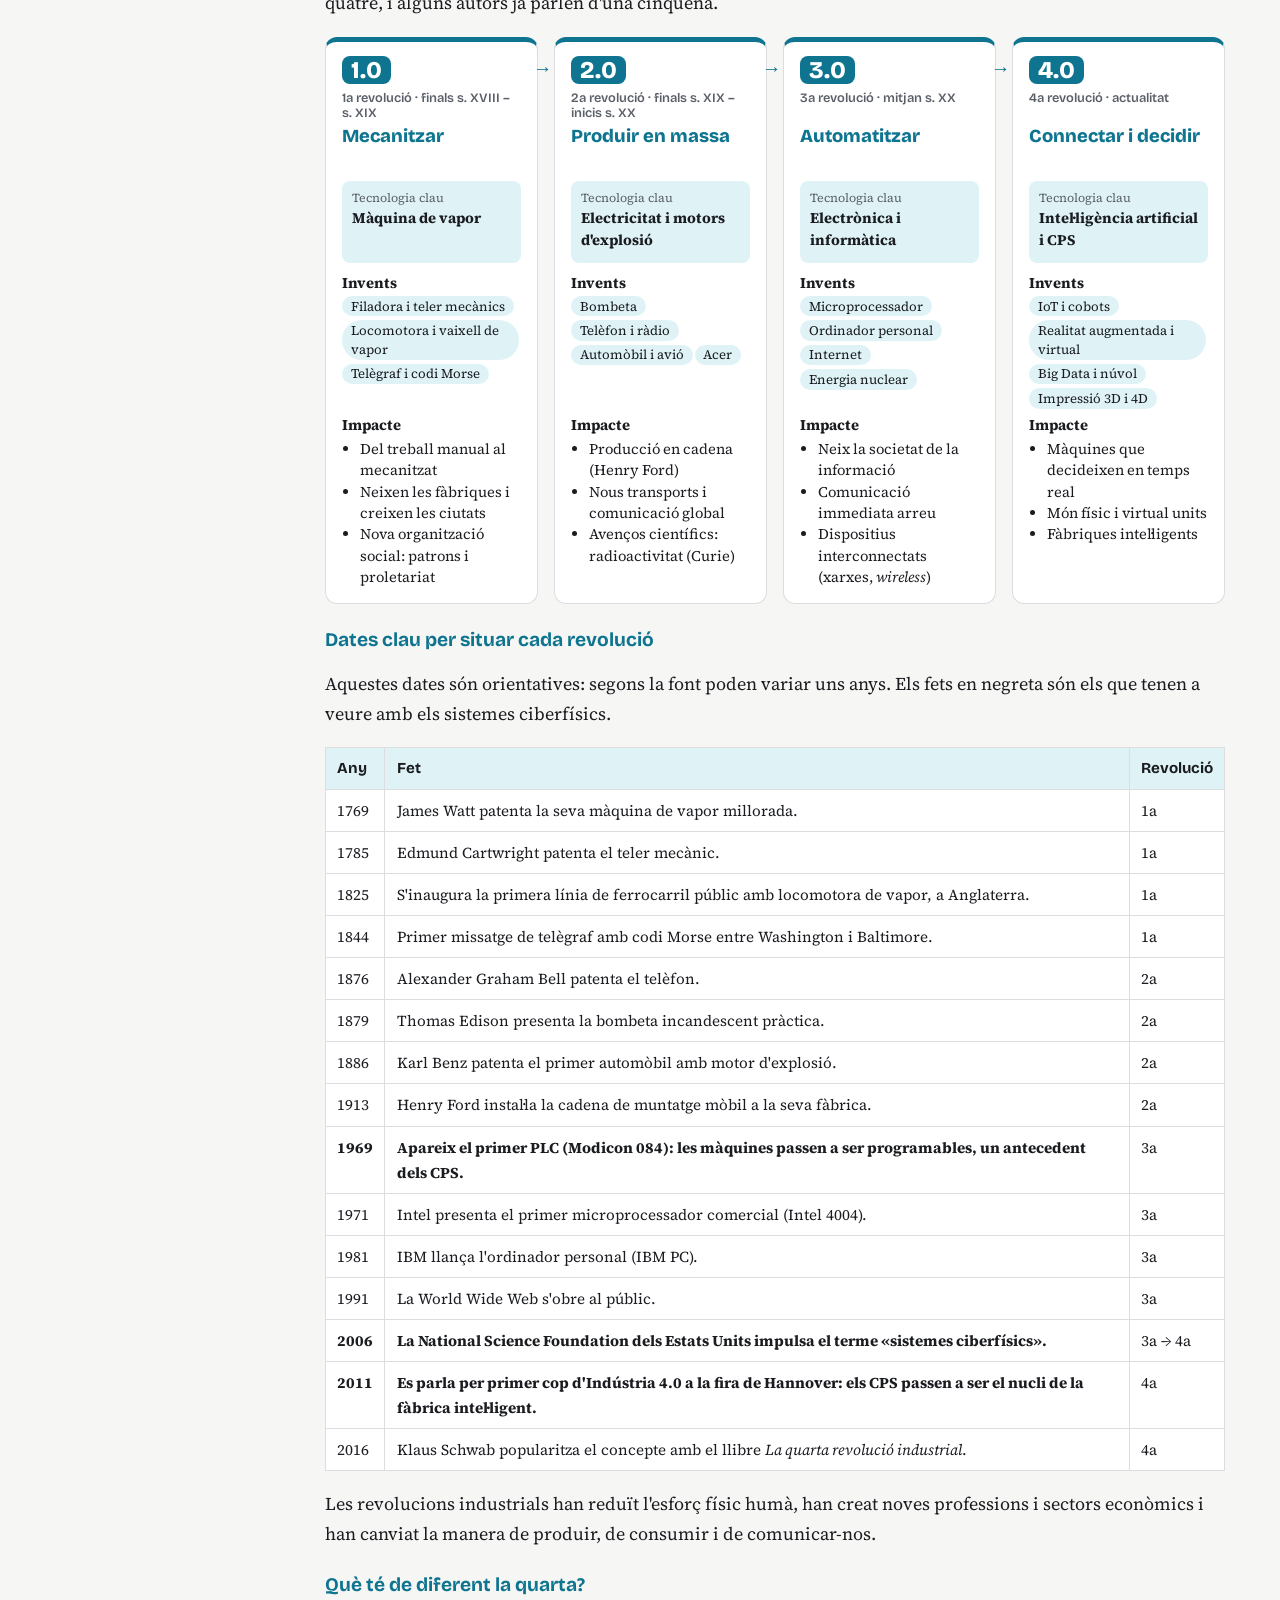
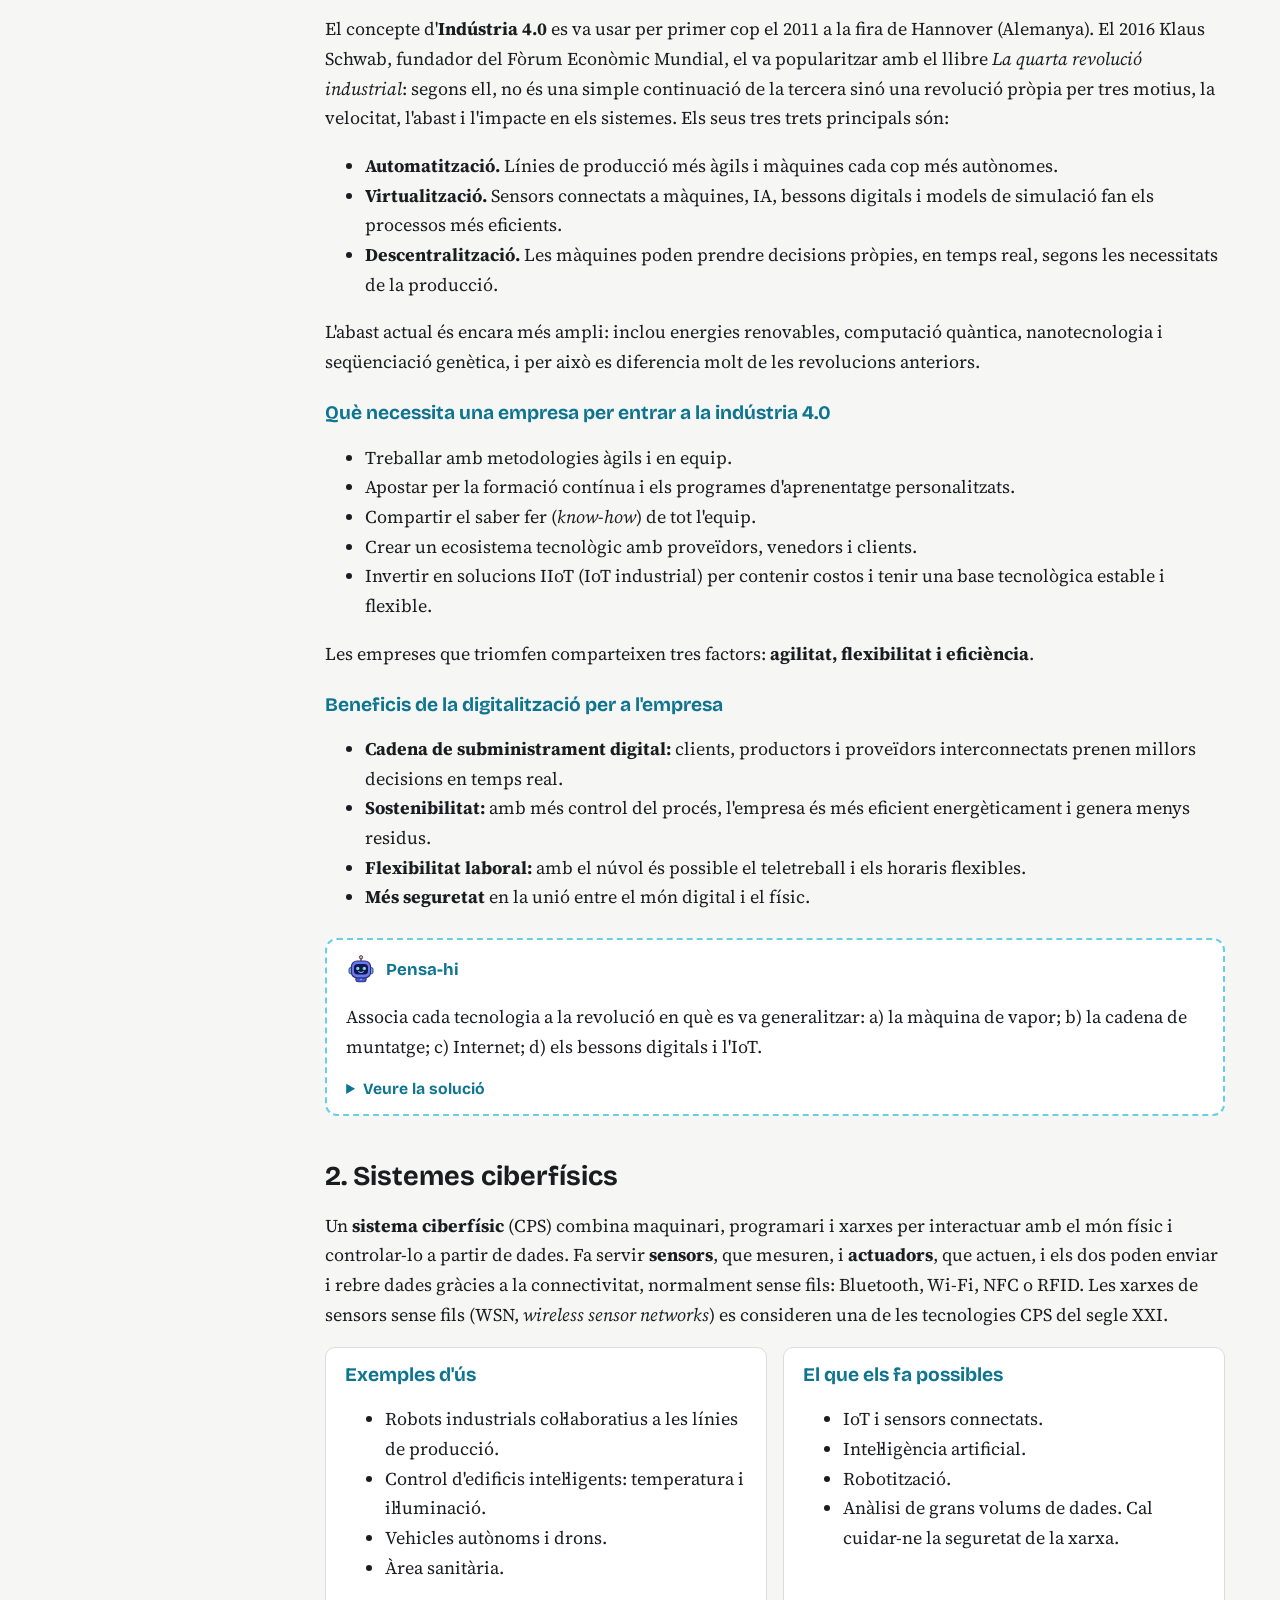
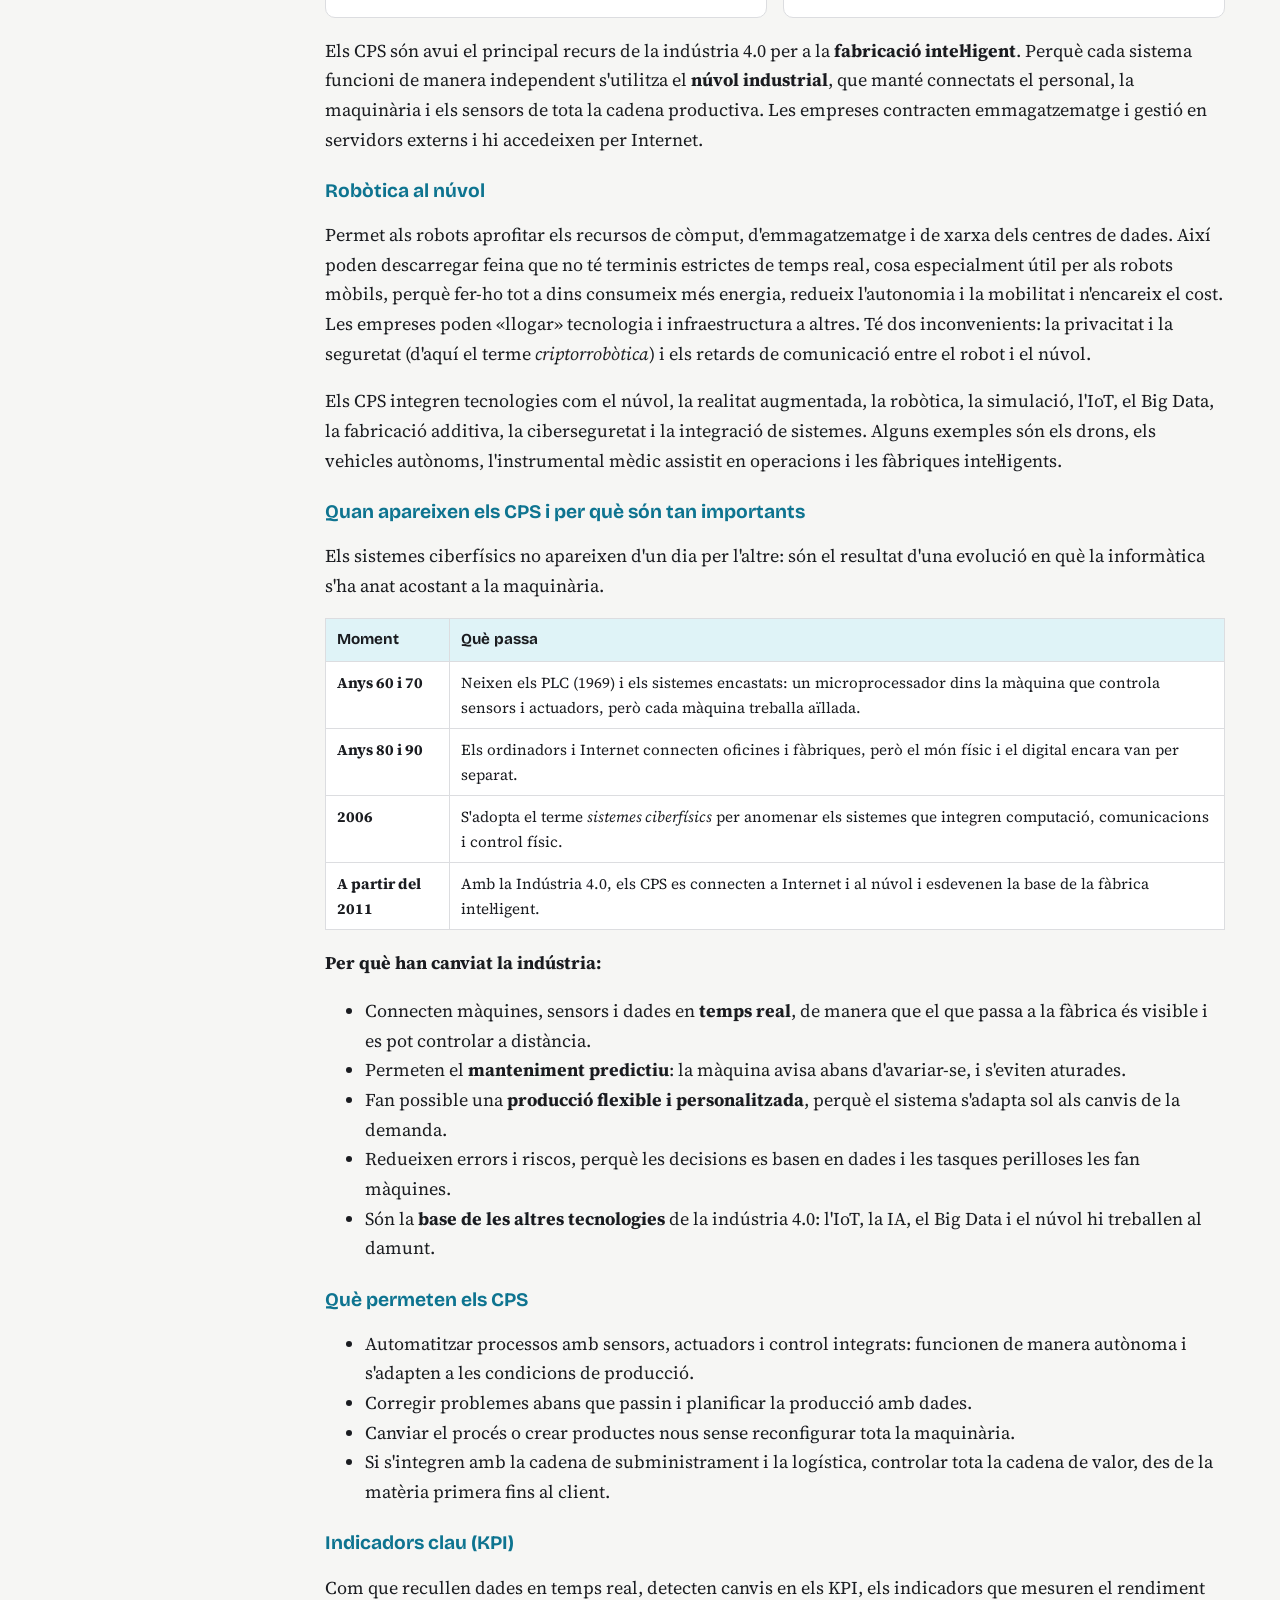
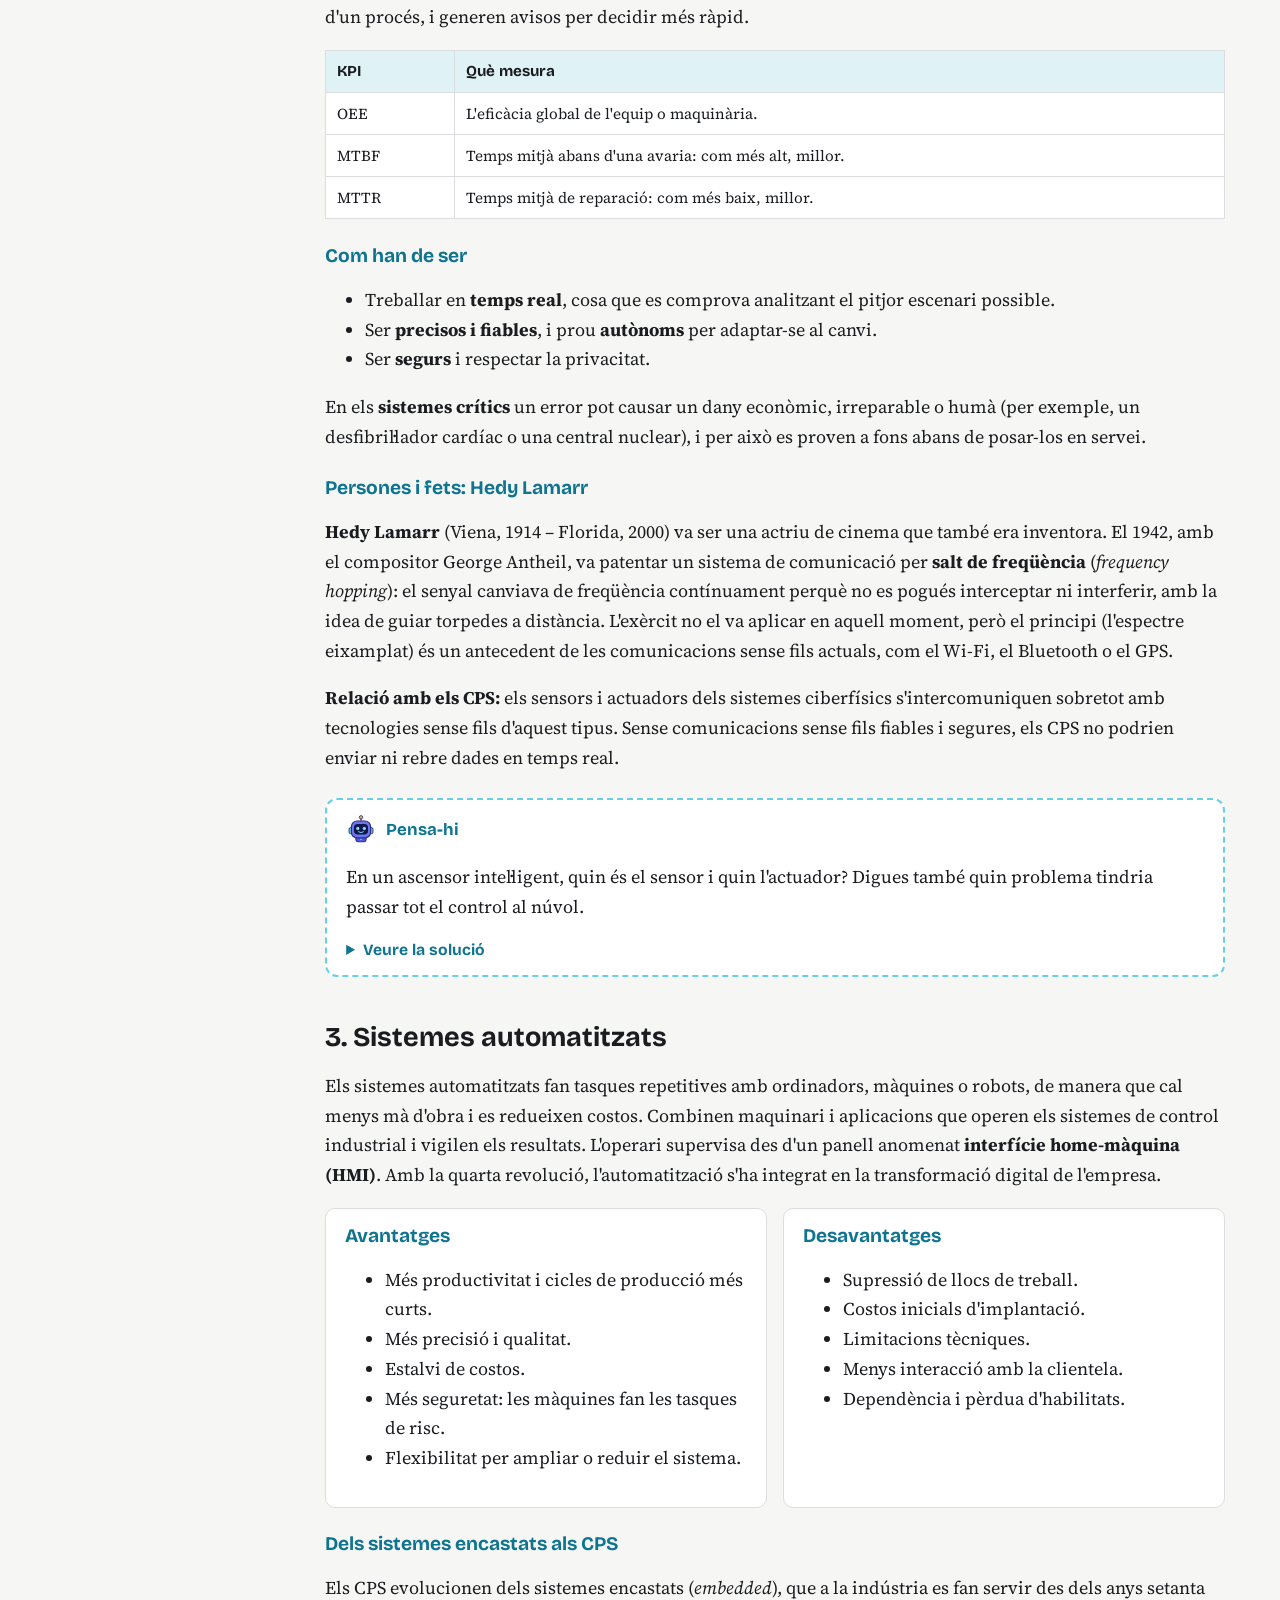
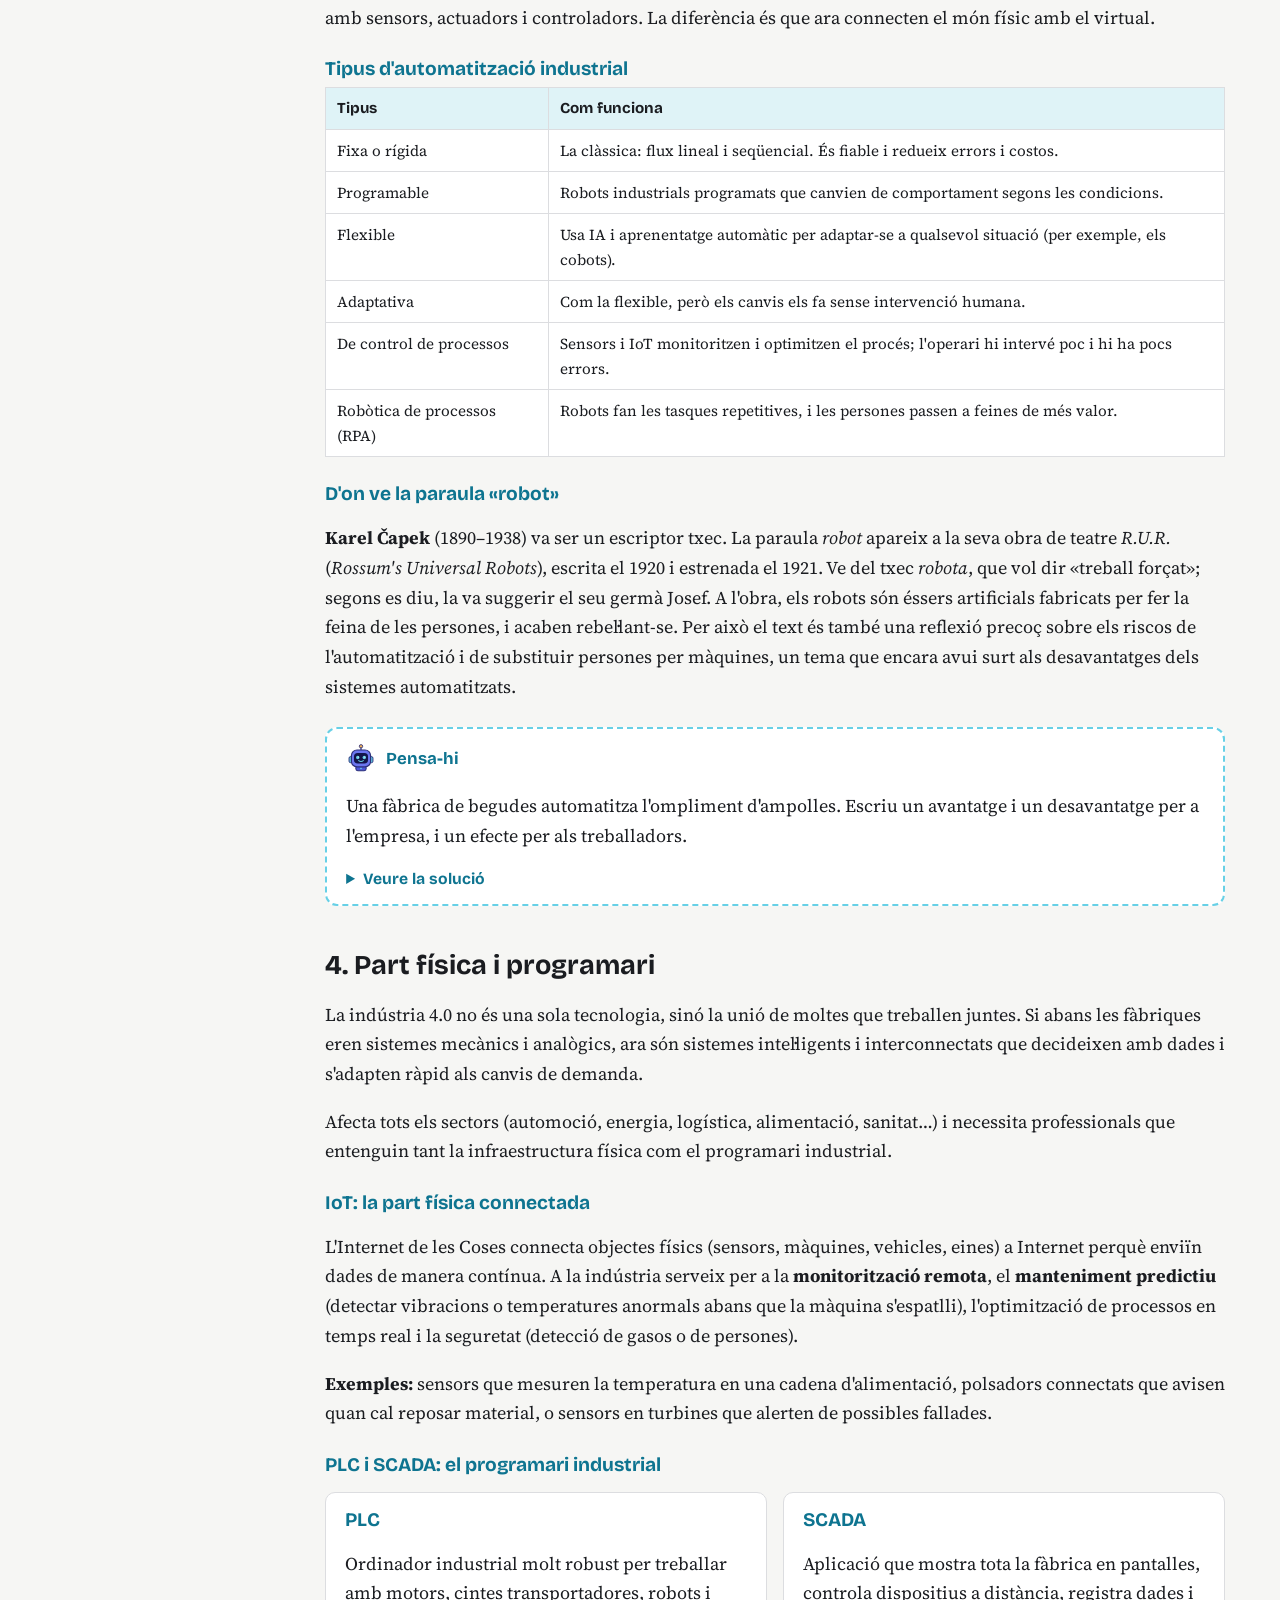
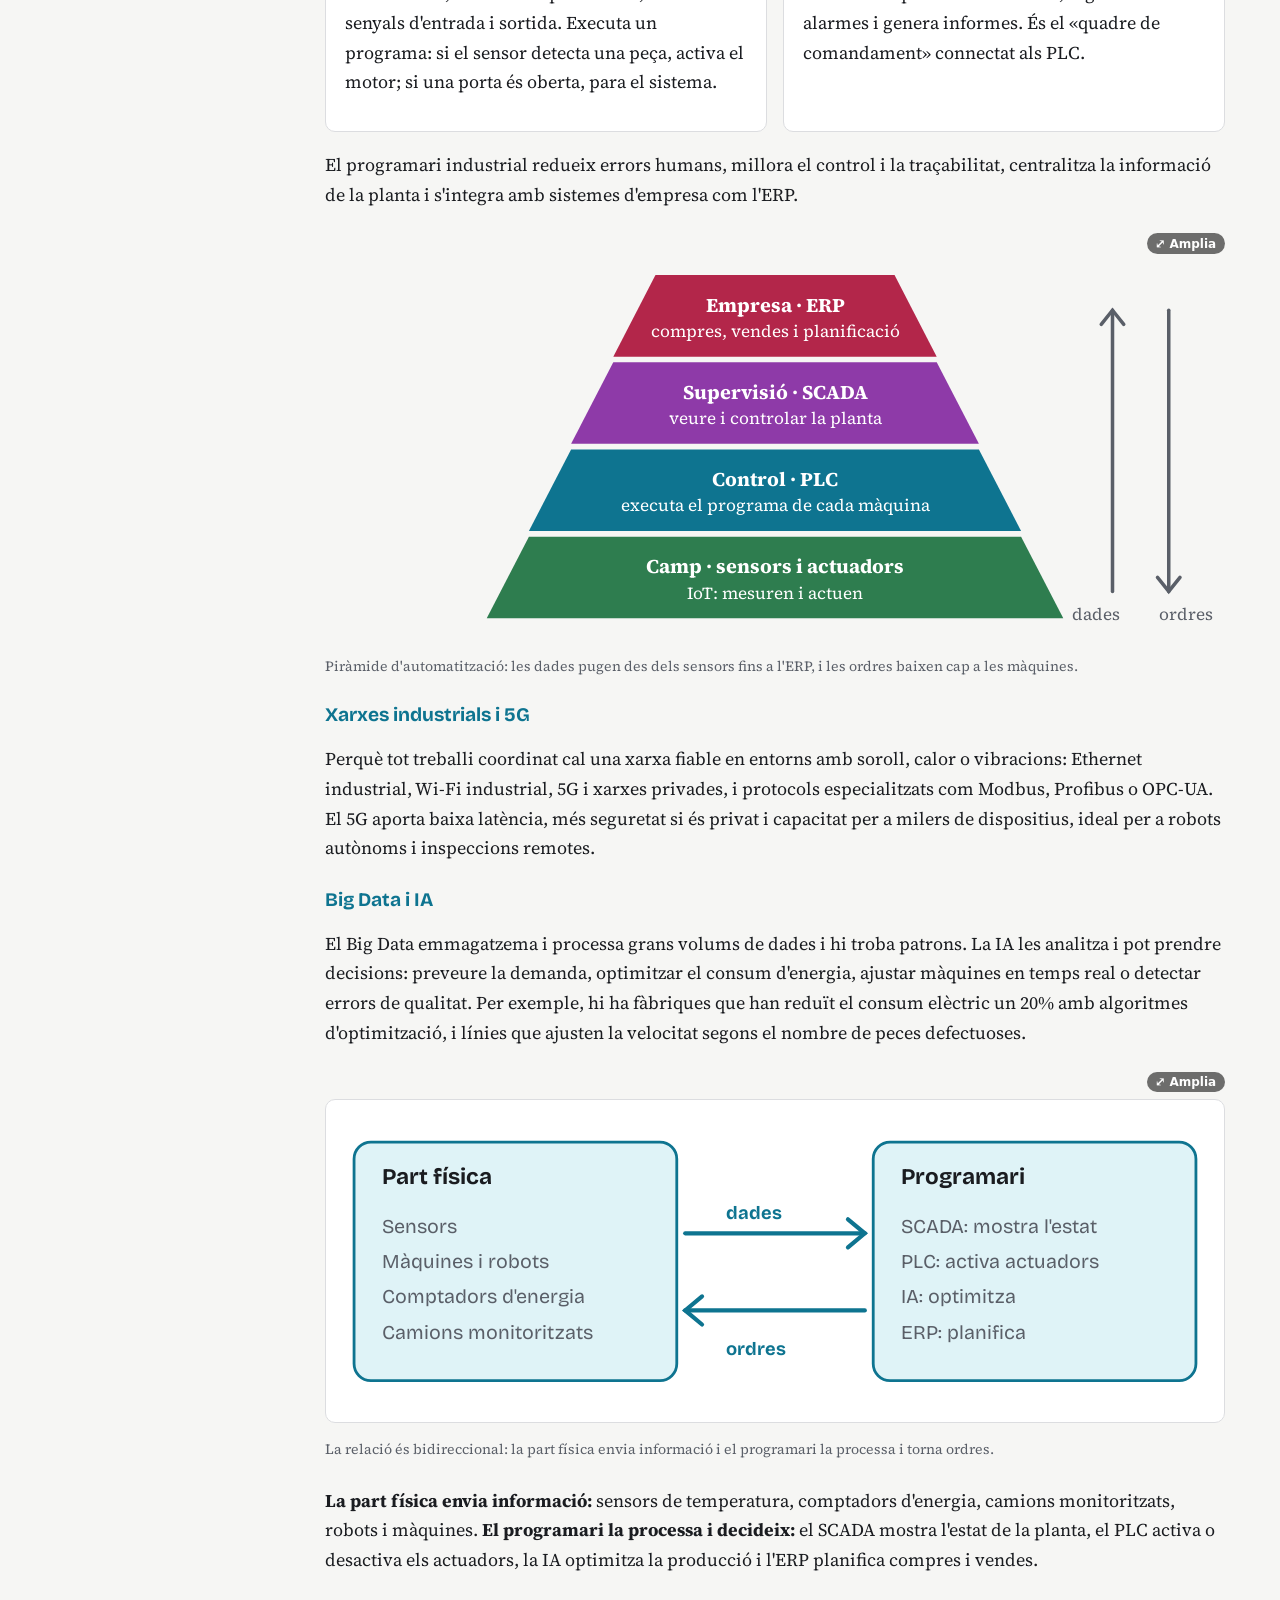
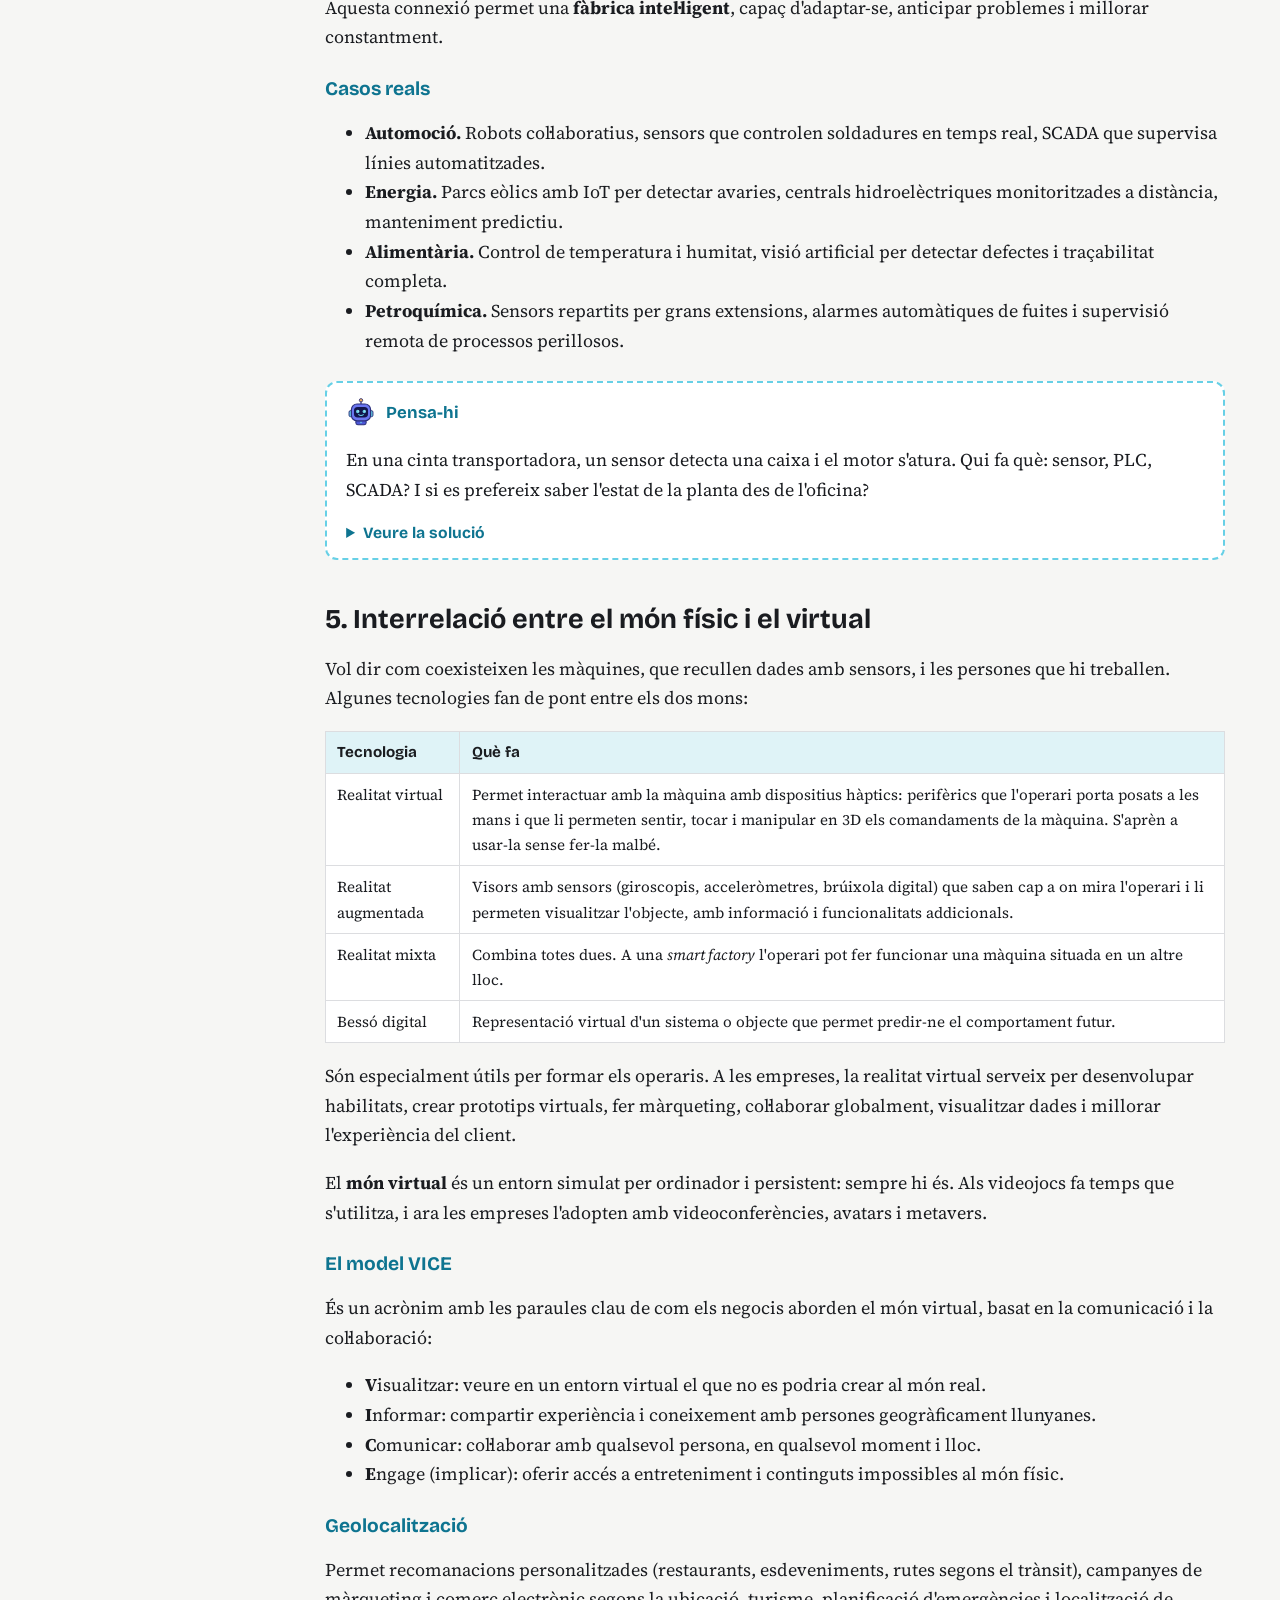
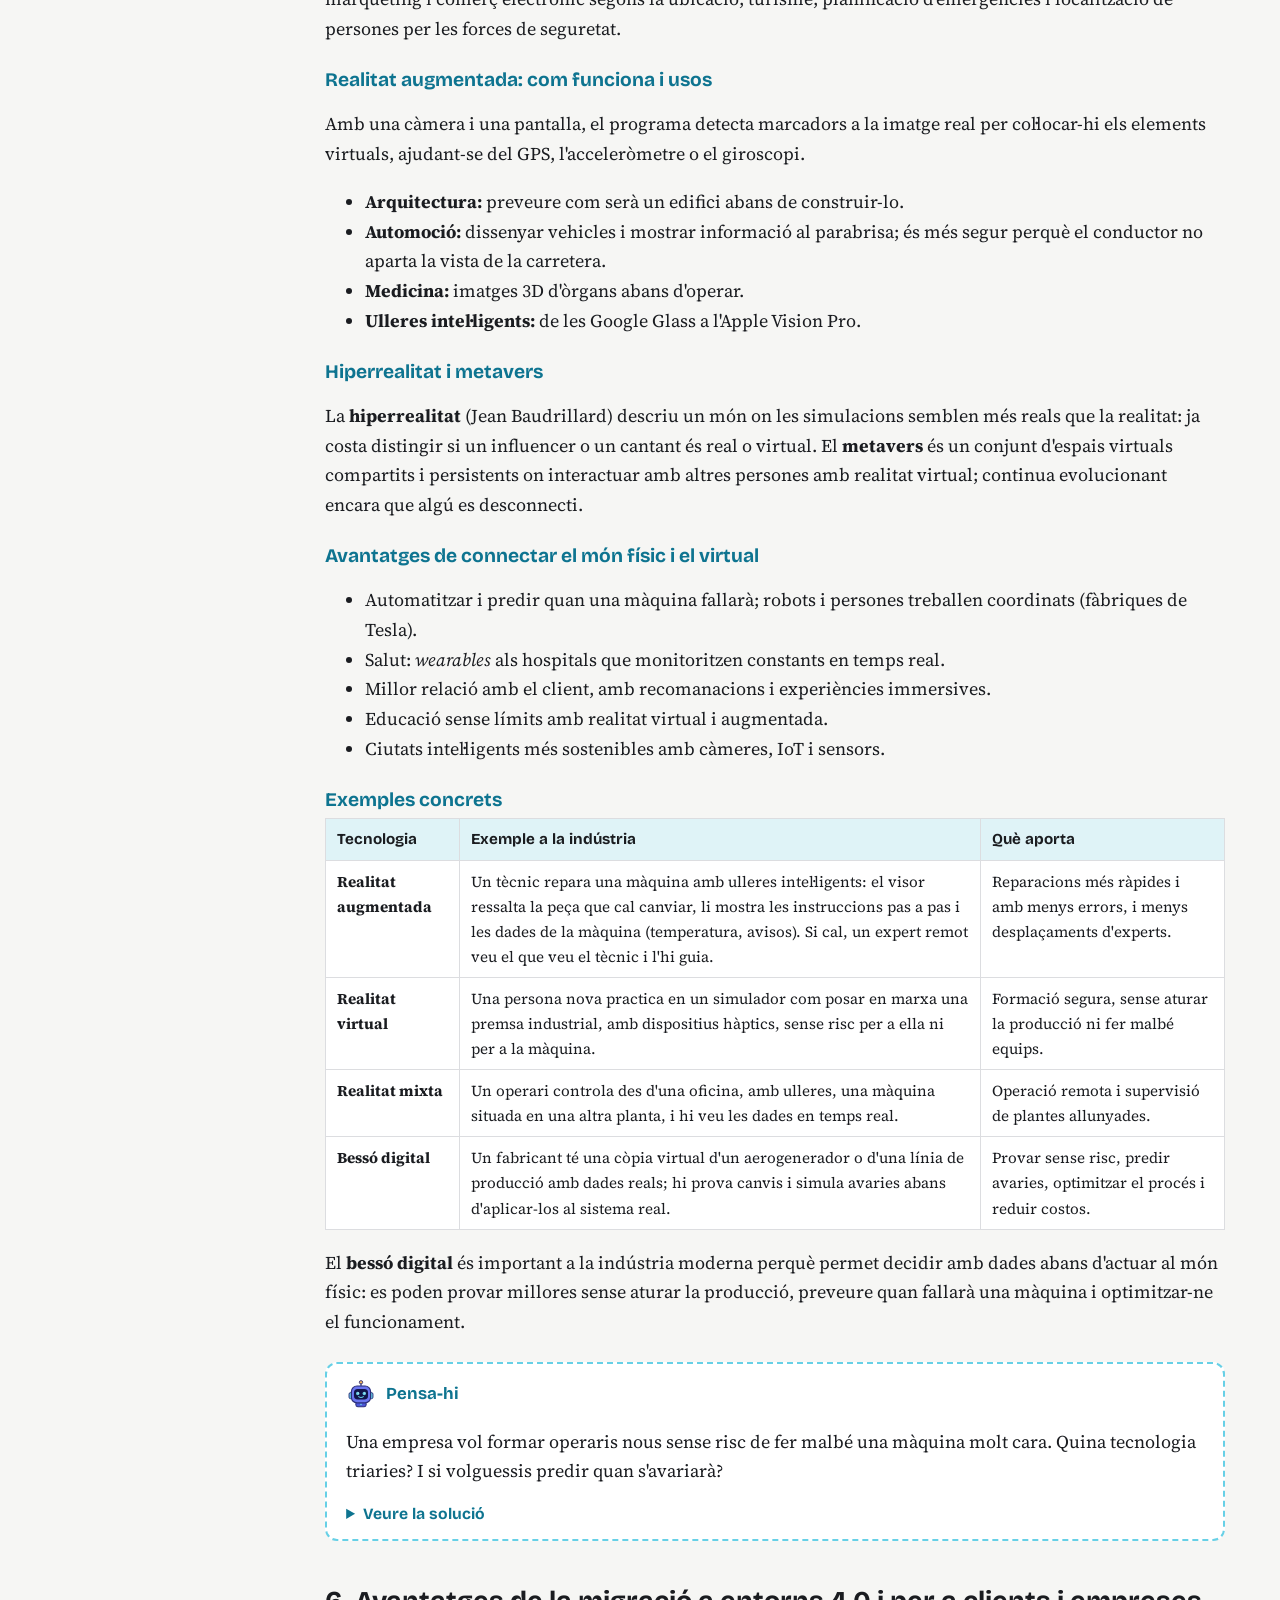
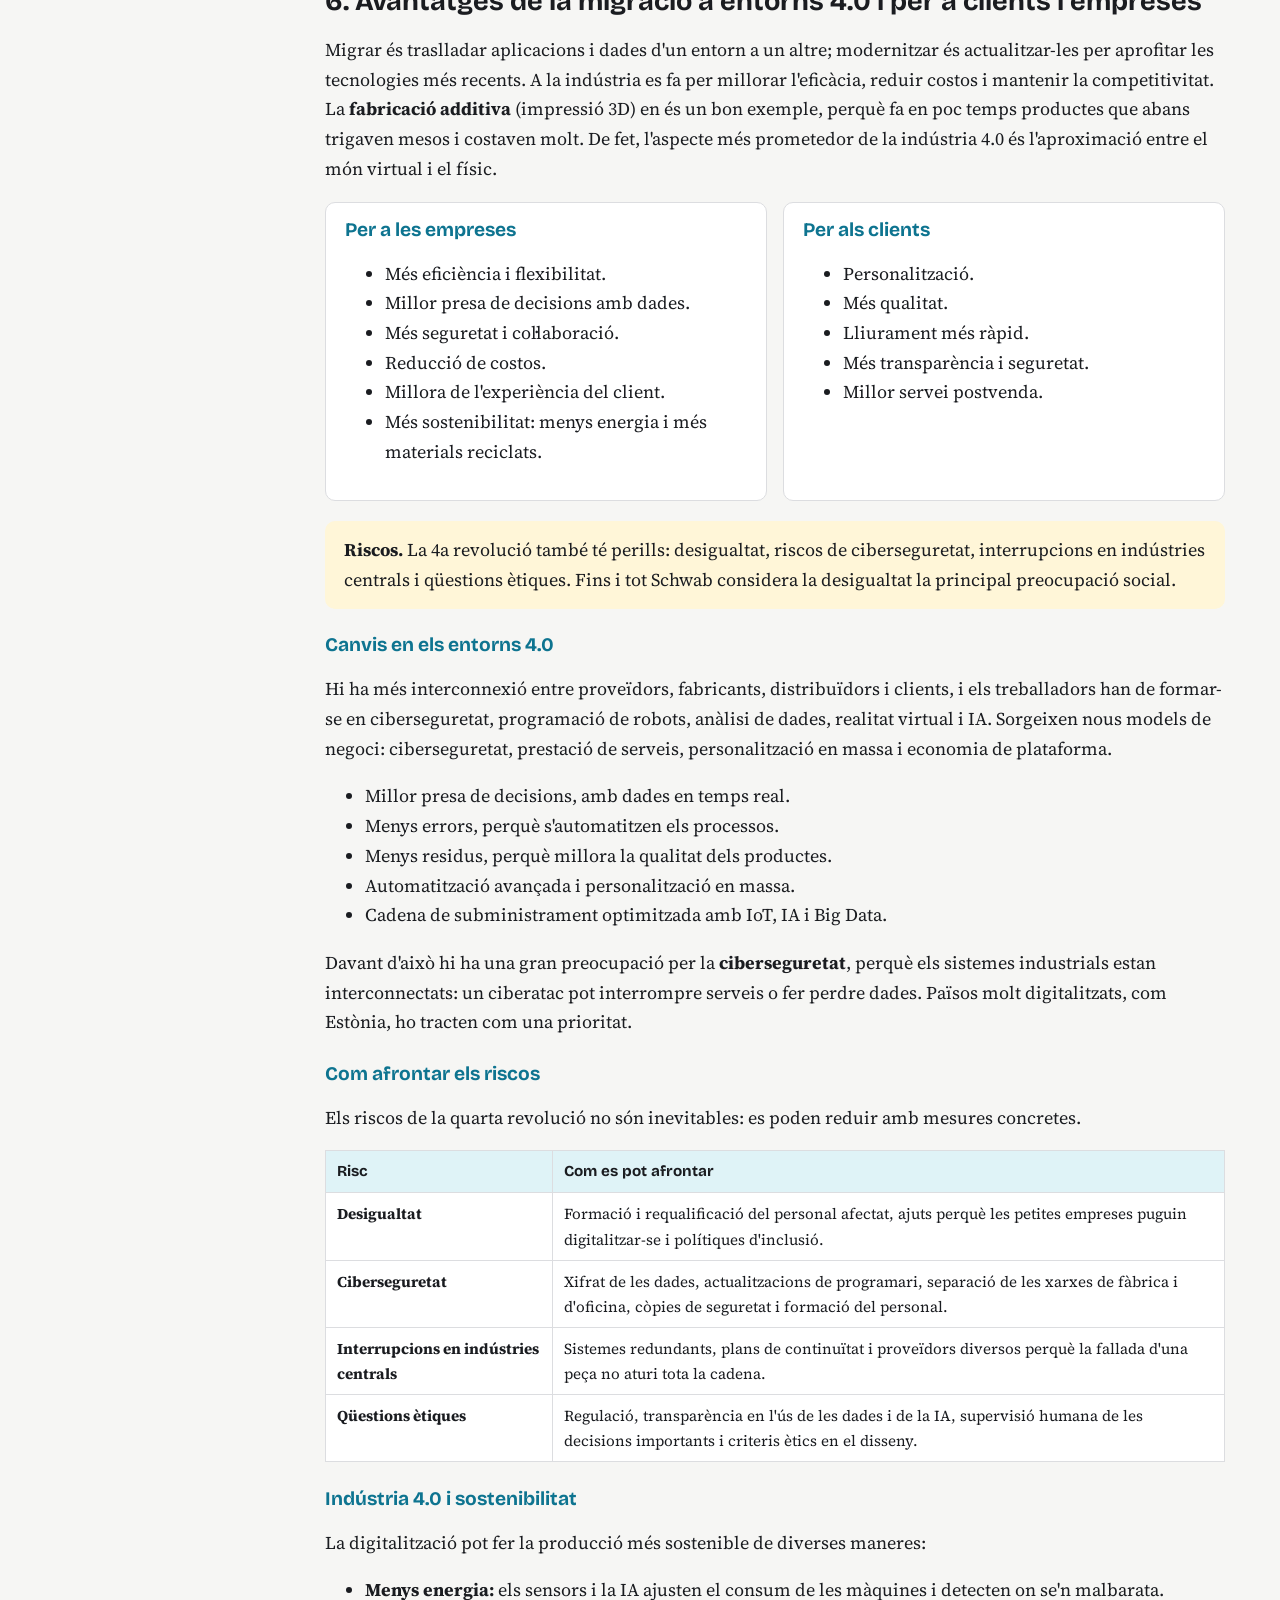
<file: tema-2/index.html>
<!DOCTYPE html>
<html lang="ca"><head><meta charset="utf-8">
<link rel="icon" href="../assets/img/bit.svg" type="image/svg+xml">
<meta name="viewport" content="width=device-width, initial-scale=1, viewport-fit=cover">
<title>Tema 2. La 4a Revolució Industrial | MP1664</title>
<link rel="stylesheet" href="https://fonts.googleapis.com/css2?family=Bricolage+Grotesque:wght@500;700&family=Source+Serif+4:wght@400;600&display=swap">
<link rel="stylesheet" href="../assets/css/estils.css">
</head>
<body class="ra2">
<svg width="0" height="0" style="position:absolute" aria-hidden="true"><symbol id="bit" viewBox="0 0 64 64">
<path d="M32 15V9" stroke="#2b2f7a" stroke-width="2.5" stroke-linecap="round"/><circle cx="32" cy="7" r="3.6" fill="#f2b45a" stroke="#2b2f7a" stroke-width="1.8"/>
<rect x="6.5" y="29" width="7" height="13" rx="3.2" fill="#67d0e6" stroke="#2b2f7a" stroke-width="2"/><rect x="50.5" y="29" width="7" height="13" rx="3.2" fill="#67d0e6" stroke="#2b2f7a" stroke-width="2"/>
<rect x="21" y="49" width="22" height="10" rx="4" fill="#4c57d8" stroke="#2b2f7a" stroke-width="2.2"/><circle cx="32" cy="54" r="1.8" fill="#67d0e6"/>
<rect x="11.5" y="15" width="41" height="36" rx="12" fill="#6b76f0" stroke="#2b2f7a" stroke-width="2.5"/>
<rect x="17" y="21.5" width="30" height="22" rx="8" fill="#12154a"/>
<circle cx="25" cy="31" r="3.6" fill="#67d0e6"/><circle cx="39" cy="31" r="3.6" fill="#67d0e6"/><circle cx="26.2" cy="29.8" r="1.1" fill="#fff"/><circle cx="40.2" cy="29.8" r="1.1" fill="#fff"/>
<path d="M27 37.5q5 4 10 0" stroke="#67d0e6" stroke-width="2.2" fill="none" stroke-linecap="round"/>
</symbol></svg>
<header class="top">
<button id="mb" aria-label="Obre o tanca el menú">☰</button>
<a class="brand" href="../"><svg width="36" height="36" role="img" aria-label="Bit, la mascota del mòdul"><use href="#bit"/></svg>MP1664 · Digitalització</a>
<button id="th" aria-label="Canvia el mode clar o fosc">◐ Mode</button>
</header>
<div class="shell">
<aside id="side" aria-label="Navegació del curs">
<a href="../">Índex del curs</a>
<a class="t" href="../tema-1/">Tema 1. Economia lineal i circular</a>
<a class="t" href="../tema-2/" aria-current="page">Tema 2. La 4a Revolució Industrial</a><div class="sub"><a href="../tema-2/#s1">1. Les revolucions industrials</a><a href="../tema-2/#s2">2. Sistemes ciberfísics</a><a href="../tema-2/#s3">3. Sistemes automatitzats</a><a href="../tema-2/#s4">4. Part física i programari</a><a href="../tema-2/#s5">5. Món físic i món virtual</a><a href="../tema-2/#s6">6. Avantatges i riscos</a><a href="../tema-2/#s7">7. Perspectiva de gènere</a><a href="../tema-2/#s8">8. Per saber-ne més</a></div>
<a class="t" href="../tema-3/">Tema 3. Sistemes basats en el cloud/núvol</a>
<a class="t" href="../tema-4/">Tema 4. Sistemes de producció/prestació de serveis digitalitzats</a>
<div class="soon">Tema 5. Pla de transformació digital · projecte <i>(aviat)</i></div>
</aside>
<main><img class="banner" src="../assets/img/banner-tema-2.webp" width="1600" height="533" alt="Banner del Tema 2, La 4a Revolució Industrial, amb icones de la indústria 4.0">
<article class="pad">
<p class="sans" style="margin:0;color:var(--g)">RA2 · 8 hores</p>
<h1>Tema 2. La 4a Revolució Industrial</h1>
<p class="lead">Al final del tema sabràs què canvia a les fàbriques i empreses amb la indústria 4.0, com es combinen màquines i programari, i quins avantatges i riscos suposa per a clients i empreses.</p>
<div class="box"><b>Què aprendràs</b>
<ol class="rs" style="margin:.4rem 0 0"><li>Relacionar els sistemes ciberfísics amb l'evolució industrial.</li><li>Analitzar el canvi en els sistemes automatitzats.</li><li>Descriure com es combina la part física de la indústria amb el programari, l'IoT i les comunicacions.</li><li>Explicar la relació entre el món físic i el virtual.</li><li>Relacionar la migració a entorns 4.0 amb la millora dels resultats de les empreses.</li><li>Identificar els avantatges per a clients i empreses, i també els riscos.</li></ol></div>

<figure><svg viewBox="0 0 720 360" role="img" aria-label="Mapa conceptual del tema: la Indústria 4.0 al centre, connectada amb sis blocs: revolucions industrials, sistemes ciberfísics, automatització, part física i programari, món físic i virtual, avantatges i riscos" style="width:100%;height:auto"><g style="stroke:var(--g);stroke-width:2" fill="none"><path d="M360 180L130 62"/><path d="M360 180L360 38"/><path d="M360 180L590 62"/><path d="M360 180L130 298"/><path d="M360 180L360 322"/><path d="M360 180L590 298"/></g><rect x="270" y="150" width="180" height="60" rx="30" style="fill:var(--g)"/><text x="360" y="187" text-anchor="middle" font-size="19" font-weight="700" fill="#fff">Indústria 4.0</text><rect x="38" y="36" width="184" height="52" rx="12" style="fill:var(--hl);stroke:var(--g)" stroke-width="2"/><text x="130" y="59" text-anchor="middle" font-size="14" font-weight="700" style="fill:var(--ink)">1. Revolucions industrials</text><text x="130" y="77" text-anchor="middle" font-size="12" style="fill:var(--mute)">de la 1a a la 4a</text><rect x="268" y="12" width="184" height="52" rx="12" style="fill:var(--hl);stroke:var(--g)" stroke-width="2"/><text x="360" y="35" text-anchor="middle" font-size="14" font-weight="700" style="fill:var(--ink)">2. Sistemes ciberfísics</text><text x="360" y="53" text-anchor="middle" font-size="12" style="fill:var(--mute)">sensors, actuadors, núvol</text><rect x="498" y="36" width="184" height="52" rx="12" style="fill:var(--hl);stroke:var(--g)" stroke-width="2"/><text x="590" y="59" text-anchor="middle" font-size="14" font-weight="700" style="fill:var(--ink)">3. Automatització</text><text x="590" y="77" text-anchor="middle" font-size="12" style="fill:var(--mute)">HMI, avantatges i límits</text><rect x="38" y="272" width="184" height="52" rx="12" style="fill:var(--hl);stroke:var(--g)" stroke-width="2"/><text x="130" y="295" text-anchor="middle" font-size="14" font-weight="700" style="fill:var(--ink)">4. Física + programari</text><text x="130" y="313" text-anchor="middle" font-size="12" style="fill:var(--mute)">IoT, PLC, SCADA, 5G, IA</text><rect x="268" y="296" width="184" height="52" rx="12" style="fill:var(--hl);stroke:var(--g)" stroke-width="2"/><text x="360" y="319" text-anchor="middle" font-size="14" font-weight="700" style="fill:var(--ink)">5. Món físic i virtual</text><text x="360" y="337" text-anchor="middle" font-size="12" style="fill:var(--mute)">RV, RA, bessó digital</text><rect x="498" y="272" width="184" height="52" rx="12" style="fill:var(--hl);stroke:var(--g)" stroke-width="2"/><text x="590" y="295" text-anchor="middle" font-size="14" font-weight="700" style="fill:var(--ink)">6. Avantatges i riscos</text><text x="590" y="313" text-anchor="middle" font-size="12" style="fill:var(--mute)">empreses i clients</text></svg><figcaption>Mapa del tema: cada bloc correspon a un apartat. Fes-lo servir per repassar abans de la prova.</figcaption></figure>
<h2 id="s1">1. Les revolucions industrials</h2>
<p>Una revolució industrial és un període de transformació econòmica i social provocat per grans innovacions tecnològiques. La primera va començar a finals del segle XVIII a la Gran Bretanya. Des de llavors n'hi ha hagut quatre, i alguns autors ja parlen d'una cinquena.</p>
<div class="rev"><div><span class="n">1.0</span><div class="when">1a revolució · finals s. XVIII – s. XIX</div><div class="verb">Mecanitzar</div><div class="key"><small>Tecnologia clau</small><br>Màquina de vapor</div><b>Invents</b><div class="chips"><span>Filadora i teler mecànics</span><span>Locomotora i vaixell de vapor</span><span>Telègraf i codi Morse</span></div><b>Impacte</b><ul><li>Del treball manual al mecanitzat</li><li>Neixen les fàbriques i creixen les ciutats</li><li>Nova organització social: patrons i proletariat</li></ul></div><div><span class="n">2.0</span><div class="when">2a revolució · finals s. XIX – inicis s. XX</div><div class="verb">Produir en massa</div><div class="key"><small>Tecnologia clau</small><br>Electricitat i motors d'explosió</div><b>Invents</b><div class="chips"><span>Bombeta</span><span>Telèfon i ràdio</span><span>Automòbil i avió</span><span>Acer</span></div><b>Impacte</b><ul><li>Producció en cadena (Henry Ford)</li><li>Nous transports i comunicació global</li><li>Avenços científics: radioactivitat (Curie)</li></ul></div><div><span class="n">3.0</span><div class="when">3a revolució · mitjan s. XX</div><div class="verb">Automatitzar</div><div class="key"><small>Tecnologia clau</small><br>Electrònica i informàtica</div><b>Invents</b><div class="chips"><span>Microprocessador</span><span>Ordinador personal</span><span>Internet</span><span>Energia nuclear</span></div><b>Impacte</b><ul><li>Neix la societat de la informació</li><li>Comunicació immediata arreu</li><li>Dispositius interconnectats (xarxes, <i>wireless</i>)</li></ul></div><div><span class="n">4.0</span><div class="when">4a revolució · actualitat</div><div class="verb">Connectar i decidir</div><div class="key"><small>Tecnologia clau</small><br>Intel·ligència artificial i CPS</div><b>Invents</b><div class="chips"><span>IoT i cobots</span><span>Realitat augmentada i virtual</span><span>Big Data i núvol</span><span>Impressió 3D i 4D</span></div><b>Impacte</b><ul><li>Màquines que decideixen en temps real</li><li>Món físic i virtual units</li><li>Fàbriques intel·ligents</li></ul></div></div>

<h3>Dates clau per situar cada revolució</h3><p>Aquestes dates són orientatives: segons la font poden variar uns anys. Els fets en negreta són els que tenen a veure amb els sistemes ciberfísics.</p><div class="scroll"><table><tr><th>Any</th><th>Fet</th><th>Revolució</th></tr><tr><td>1769</td><td>James Watt patenta la seva màquina de vapor millorada.</td><td>1a</td></tr><tr><td>1785</td><td>Edmund Cartwright patenta el teler mecànic.</td><td>1a</td></tr><tr><td>1825</td><td>S'inaugura la primera línia de ferrocarril públic amb locomotora de vapor, a Anglaterra.</td><td>1a</td></tr><tr><td>1844</td><td>Primer missatge de telègraf amb codi Morse entre Washington i Baltimore.</td><td>1a</td></tr><tr><td>1876</td><td>Alexander Graham Bell patenta el telèfon.</td><td>2a</td></tr><tr><td>1879</td><td>Thomas Edison presenta la bombeta incandescent pràctica.</td><td>2a</td></tr><tr><td>1886</td><td>Karl Benz patenta el primer automòbil amb motor d'explosió.</td><td>2a</td></tr><tr><td>1913</td><td>Henry Ford instal·la la cadena de muntatge mòbil a la seva fàbrica.</td><td>2a</td></tr><tr><td><b>1969</b></td><td><b>Apareix el primer PLC (Modicon 084): les màquines passen a ser programables, un antecedent dels CPS.</b></td><td>3a</td></tr><tr><td>1971</td><td>Intel presenta el primer microprocessador comercial (Intel 4004).</td><td>3a</td></tr><tr><td>1981</td><td>IBM llança l'ordinador personal (IBM PC).</td><td>3a</td></tr><tr><td>1991</td><td>La World Wide Web s'obre al públic.</td><td>3a</td></tr><tr><td><b>2006</b></td><td><b>La National Science Foundation dels Estats Units impulsa el terme «sistemes ciberfísics».</b></td><td>3a → 4a</td></tr><tr><td><b>2011</b></td><td><b>Es parla per primer cop d'Indústria 4.0 a la fira de Hannover: els CPS passen a ser el nucli de la fàbrica intel·ligent.</b></td><td>4a</td></tr><tr><td>2016</td><td>Klaus Schwab popularitza el concepte amb el llibre <i>La quarta revolució industrial</i>.</td><td>4a</td></tr></table></div>
<p>Les revolucions industrials han reduït l'esforç físic humà, han creat noves professions i sectors econòmics i han canviat la manera de produir, de consumir i de comunicar-nos.</p>
<h3>Què té de diferent la quarta?</h3>
<p>El concepte d'<b>Indústria 4.0</b> es va usar per primer cop el 2011 a la fira de Hannover (Alemanya). El 2016 Klaus Schwab, fundador del Fòrum Econòmic Mundial, el va popularitzar amb el llibre <i>La quarta revolució industrial</i>: segons ell, no és una simple continuació de la tercera sinó una revolució pròpia per tres motius, la velocitat, l'abast i l'impacte en els sistemes. Els seus tres trets principals són:</p>
<ul><li><b>Automatització.</b> Línies de producció més àgils i màquines cada cop més autònomes.</li><li><b>Virtualització.</b> Sensors connectats a màquines, IA, bessons digitals i models de simulació fan els processos més eficients.</li><li><b>Descentralització.</b> Les màquines poden prendre decisions pròpies, en temps real, segons les necessitats de la producció.</li></ul>
<p>L'abast actual és encara més ampli: inclou energies renovables, computació quàntica, nanotecnologia i seqüenciació genètica, i per això es diferencia molt de les revolucions anteriors.</p>
<h3>Què necessita una empresa per entrar a la indústria 4.0</h3><ul><li>Treballar amb metodologies àgils i en equip.</li><li>Apostar per la formació contínua i els programes d'aprenentatge personalitzats.</li><li>Compartir el saber fer (<i>know-how</i>) de tot l'equip.</li><li>Crear un ecosistema tecnològic amb proveïdors, venedors i clients.</li><li>Invertir en solucions IIoT (IoT industrial) per contenir costos i tenir una base tecnològica estable i flexible.</li></ul><p>Les empreses que triomfen comparteixen tres factors: <b>agilitat, flexibilitat i eficiència</b>.</p>
<h3>Beneficis de la digitalització per a l'empresa</h3><ul><li><b>Cadena de subministrament digital:</b> clients, productors i proveïdors interconnectats prenen millors decisions en temps real.</li><li><b>Sostenibilitat:</b> amb més control del procés, l'empresa és més eficient energèticament i genera menys residus.</li><li><b>Flexibilitat laboral:</b> amb el núvol és possible el teletreball i els horaris flexibles.</li><li><b>Més seguretat</b> en la unió entre el món digital i el físic.</li></ul>
<div class="ex"><div class="h"><svg width="30" height="30" aria-hidden="true"><use href="#bit"/></svg>Pensa-hi</div>
<p>Associa cada tecnologia a la revolució en què es va generalitzar: a) la màquina de vapor; b) la cadena de muntatge; c) Internet; d) els bessons digitals i l'IoT.</p>
<details><summary>Veure la solució</summary><div>a) 1a revolució. b) 2a revolució. c) 3a revolució. d) 4a revolució.</div></details></div>

<h2 id="s2">2. Sistemes ciberfísics</h2>
<p>Un <b>sistema ciberfísic</b> (CPS) combina maquinari, programari i xarxes per interactuar amb el món físic i controlar-lo a partir de dades. Fa servir <b>sensors</b>, que mesuren, i <b>actuadors</b>, que actuen, i els dos poden enviar i rebre dades gràcies a la connectivitat, normalment sense fils: Bluetooth, Wi-Fi, NFC o RFID. Les xarxes de sensors sense fils (WSN, <i>wireless sensor networks</i>) es consideren una de les tecnologies CPS del segle XXI.</p>
<div class="cmp"><div><h3>Exemples d'ús</h3><ul><li>Robots industrials col·laboratius a les línies de producció.</li><li>Control d'edificis intel·ligents: temperatura i il·luminació.</li><li>Vehicles autònoms i drons.</li><li>Àrea sanitària.</li></ul></div>
<div><h3>El que els fa possibles</h3><ul><li>IoT i sensors connectats.</li><li>Intel·ligència artificial.</li><li>Robotització.</li><li>Anàlisi de grans volums de dades. Cal cuidar-ne la seguretat de la xarxa.</li></ul></div></div>
<p>Els CPS són avui el principal recurs de la indústria 4.0 per a la <b>fabricació intel·ligent</b>. Perquè cada sistema funcioni de manera independent s'utilitza el <b>núvol industrial</b>, que manté connectats el personal, la maquinària i els sensors de tota la cadena productiva. Les empreses contracten emmagatzematge i gestió en servidors externs i hi accedeixen per Internet.</p>
<h3>Robòtica al núvol</h3>
<p>Permet als robots aprofitar els recursos de còmput, d'emmagatzematge i de xarxa dels centres de dades. Així poden descarregar feina que no té terminis estrictes de temps real, cosa especialment útil per als robots mòbils, perquè fer-ho tot a dins consumeix més energia, redueix l'autonomia i la mobilitat i n'encareix el cost. Les empreses poden «llogar» tecnologia i infraestructura a altres. Té dos inconvenients: la privacitat i la seguretat (d'aquí el terme <i>criptorrobòtica</i>) i els retards de comunicació entre el robot i el núvol.</p>
<p>Els CPS integren tecnologies com el núvol, la realitat augmentada, la robòtica, la simulació, l'IoT, el Big Data, la fabricació additiva, la ciberseguretat i la integració de sistemes. Alguns exemples són els drons, els vehicles autònoms, l'instrumental mèdic assistit en operacions i les fàbriques intel·ligents.</p>
<h3>Quan apareixen els CPS i per què són tan importants</h3><p>Els sistemes ciberfísics no apareixen d'un dia per l'altre: són el resultat d'una evolució en què la informàtica s'ha anat acostant a la maquinària.</p><div class="scroll"><table><tr><th>Moment</th><th>Què passa</th></tr><tr><td><b>Anys 60 i 70</b></td><td>Neixen els PLC (1969) i els sistemes encastats: un microprocessador dins la màquina que controla sensors i actuadors, però cada màquina treballa aïllada.</td></tr><tr><td><b>Anys 80 i 90</b></td><td>Els ordinadors i Internet connecten oficines i fàbriques, però el món físic i el digital encara van per separat.</td></tr><tr><td><b>2006</b></td><td>S'adopta el terme <i>sistemes ciberfísics</i> per anomenar els sistemes que integren computació, comunicacions i control físic.</td></tr><tr><td><b>A partir del 2011</b></td><td>Amb la Indústria 4.0, els CPS es connecten a Internet i al núvol i esdevenen la base de la fàbrica intel·ligent.</td></tr></table></div><p><b>Per què han canviat la indústria:</b></p><ul><li>Connecten màquines, sensors i dades en <b>temps real</b>, de manera que el que passa a la fàbrica és visible i es pot controlar a distància.</li><li>Permeten el <b>manteniment predictiu</b>: la màquina avisa abans d'avariar-se, i s'eviten aturades.</li><li>Fan possible una <b>producció flexible i personalitzada</b>, perquè el sistema s'adapta sol als canvis de la demanda.</li><li>Redueixen errors i riscos, perquè les decisions es basen en dades i les tasques perilloses les fan màquines.</li><li>Són la <b>base de les altres tecnologies</b> de la indústria 4.0: l'IoT, la IA, el Big Data i el núvol hi treballen al damunt.</li></ul>
<h3>Què permeten els CPS</h3><ul><li>Automatitzar processos amb sensors, actuadors i control integrats: funcionen de manera autònoma i s'adapten a les condicions de producció.</li><li>Corregir problemes abans que passin i planificar la producció amb dades.</li><li>Canviar el procés o crear productes nous sense reconfigurar tota la maquinària.</li><li>Si s'integren amb la cadena de subministrament i la logística, controlar tota la cadena de valor, des de la matèria primera fins al client.</li></ul>
<h3>Indicadors clau (KPI)</h3><p>Com que recullen dades en temps real, detecten canvis en els KPI, els indicadors que mesuren el rendiment d'un procés, i generen avisos per decidir més ràpid.</p><div class="scroll"><table><tr><th>KPI</th><th>Què mesura</th></tr><tr><td>OEE</td><td>L'eficàcia global de l'equip o maquinària.</td></tr><tr><td>MTBF</td><td>Temps mitjà abans d'una avaria: com més alt, millor.</td></tr><tr><td>MTTR</td><td>Temps mitjà de reparació: com més baix, millor.</td></tr></table></div>
<h3>Com han de ser</h3><ul><li>Treballar en <b>temps real</b>, cosa que es comprova analitzant el pitjor escenari possible.</li><li>Ser <b>precisos i fiables</b>, i prou <b>autònoms</b> per adaptar-se al canvi.</li><li>Ser <b>segurs</b> i respectar la privacitat.</li></ul><p>En els <b>sistemes crítics</b> un error pot causar un dany econòmic, irreparable o humà (per exemple, un desfibril·lador cardíac o una central nuclear), i per això es proven a fons abans de posar-los en servei.</p>
<h3>Persones i fets: Hedy Lamarr</h3><p><b>Hedy Lamarr</b> (Viena, 1914 – Florida, 2000) va ser una actriu de cinema que també era inventora. El 1942, amb el compositor George Antheil, va patentar un sistema de comunicació per <b>salt de freqüència</b> (<i>frequency hopping</i>): el senyal canviava de freqüència contínuament perquè no es pogués interceptar ni interferir, amb la idea de guiar torpedes a distància. L'exèrcit no el va aplicar en aquell moment, però el principi (l'espectre eixamplat) és un antecedent de les comunicacions sense fils actuals, com el Wi-Fi, el Bluetooth o el GPS.</p><p><b>Relació amb els CPS:</b> els sensors i actuadors dels sistemes ciberfísics s'intercomuniquen sobretot amb tecnologies sense fils d'aquest tipus. Sense comunicacions sense fils fiables i segures, els CPS no podrien enviar ni rebre dades en temps real.</p>
<div class="ex"><div class="h"><svg width="30" height="30" aria-hidden="true"><use href="#bit"/></svg>Pensa-hi</div>
<p>En un ascensor intel·ligent, quin és el sensor i quin l'actuador? Digues també quin problema tindria passar tot el control al núvol.</p>
<details><summary>Veure la solució</summary><div>El sensor pot ser el que detecta el pes o si la porta és oberta; l'actuador és el motor que mou la cabina o obre la porta. Si depèn només del núvol, una pèrdua de connexió o un retard de comunicació podria afectar una acció que ha de ser immediata i segura.</div></details></div>

<h2 id="s3">3. Sistemes automatitzats</h2>
<p>Els sistemes automatitzats fan tasques repetitives amb ordinadors, màquines o robots, de manera que cal menys mà d'obra i es redueixen costos. Combinen maquinari i aplicacions que operen els sistemes de control industrial i vigilen els resultats. L'operari supervisa des d'un panell anomenat <b>interfície home-màquina (HMI)</b>. Amb la quarta revolució, l'automatització s'ha integrat en la transformació digital de l'empresa.</p>
<div class="cmp"><div><h3>Avantatges</h3><ul><li>Més productivitat i cicles de producció més curts.</li><li>Més precisió i qualitat.</li><li>Estalvi de costos.</li><li>Més seguretat: les màquines fan les tasques de risc.</li><li>Flexibilitat per ampliar o reduir el sistema.</li></ul></div>
<div><h3>Desavantatges</h3><ul><li>Supressió de llocs de treball.</li><li>Costos inicials d'implantació.</li><li>Limitacions tècniques.</li><li>Menys interacció amb la clientela.</li><li>Dependència i pèrdua d'habilitats.</li></ul></div></div>
<h3>Dels sistemes encastats als CPS</h3><p>Els CPS evolucionen dels sistemes encastats (<i>embedded</i>), que a la indústria es fan servir des dels anys setanta amb sensors, actuadors i controladors. La diferència és que ara connecten el món físic amb el virtual.</p>
<h3>Tipus d'automatització industrial</h3><div class="scroll"><table><tr><th>Tipus</th><th>Com funciona</th></tr><tr><td>Fixa o rígida</td><td>La clàssica: flux lineal i seqüencial. És fiable i redueix errors i costos.</td></tr><tr><td>Programable</td><td>Robots industrials programats que canvien de comportament segons les condicions.</td></tr><tr><td>Flexible</td><td>Usa IA i aprenentatge automàtic per adaptar-se a qualsevol situació (per exemple, els cobots).</td></tr><tr><td>Adaptativa</td><td>Com la flexible, però els canvis els fa sense intervenció humana.</td></tr><tr><td>De control de processos</td><td>Sensors i IoT monitoritzen i optimitzen el procés; l'operari hi intervé poc i hi ha pocs errors.</td></tr><tr><td>Robòtica de processos (RPA)</td><td>Robots fan les tasques repetitives, i les persones passen a feines de més valor.</td></tr></table></div>
<h3>D'on ve la paraula «robot»</h3><p><b>Karel Čapek</b> (1890–1938) va ser un escriptor txec. La paraula <i>robot</i> apareix a la seva obra de teatre <i>R.U.R.</i> (<i>Rossum's Universal Robots</i>), escrita el 1920 i estrenada el 1921. Ve del txec <i>robota</i>, que vol dir «treball forçat»; segons es diu, la va suggerir el seu germà Josef. A l'obra, els robots són éssers artificials fabricats per fer la feina de les persones, i acaben rebel·lant-se. Per això el text és també una reflexió precoç sobre els riscos de l'automatització i de substituir persones per màquines, un tema que encara avui surt als desavantatges dels sistemes automatitzats.</p>
<div class="ex"><div class="h"><svg width="30" height="30" aria-hidden="true"><use href="#bit"/></svg>Pensa-hi</div>
<p>Una fàbrica de begudes automatitza l'ompliment d'ampolles. Escriu un avantatge i un desavantatge per a l'empresa, i un efecte per als treballadors.</p>
<details><summary>Veure la solució</summary><div>Avantatge: més producció i menys errors. Desavantatge: inversió inicial alta. Efecte per als treballadors: les tasques repetitives desapareixen, però cal formar-se per supervisar les màquines (HMI) i fer-ne el manteniment, i alguns llocs de treball poden suprimir-se.</div></details></div>

<h2 id="s4">4. Part física i programari</h2>
<p>La indústria 4.0 no és una sola tecnologia, sinó la unió de moltes que treballen juntes. Si abans les fàbriques eren sistemes mecànics i analògics, ara són sistemes intel·ligents i interconnectats que decideixen amb dades i s'adapten ràpid als canvis de demanda.</p>
<p>Afecta tots els sectors (automoció, energia, logística, alimentació, sanitat…) i necessita professionals que entenguin tant la infraestructura física com el programari industrial.</p>
<h3>IoT: la part física connectada</h3>
<p>L'Internet de les Coses connecta objectes físics (sensors, màquines, vehicles, eines) a Internet perquè enviïn dades de manera contínua. A la indústria serveix per a la <b>monitorització remota</b>, el <b>manteniment predictiu</b> (detectar vibracions o temperatures anormals abans que la màquina s'espatlli), l'optimització de processos en temps real i la seguretat (detecció de gasos o de persones).</p>
<p><b>Exemples:</b> sensors que mesuren la temperatura en una cadena d'alimentació, polsadors connectats que avisen quan cal reposar material, o sensors en turbines que alerten de possibles fallades.</p>
<h3>PLC i SCADA: el programari industrial</h3>
<div class="cmp"><div><h3>PLC</h3><p>Ordinador industrial molt robust per treballar amb motors, cintes transportadores, robots i senyals d'entrada i sortida. Executa un programa: si el sensor detecta una peça, activa el motor; si una porta és oberta, para el sistema.</p></div>
<div><h3>SCADA</h3><p>Aplicació que mostra tota la fàbrica en pantalles, controla dispositius a distància, registra dades i alarmes i genera informes. És el «quadre de comandament» connectat als PLC.</p></div></div>
<p>El programari industrial redueix errors humans, millora el control i la traçabilitat, centralitza la informació de la planta i s'integra amb sistemes d'empresa com l'ERP.</p>
<figure><svg viewBox="0 0 640 270" role="img" aria-label="Piràmide d'automatització en quatre nivells: sensors i actuadors a la base, PLC, SCADA i ERP al cim; les dades pugen i les ordres baixen" style="width:100%;height:auto"><polygon points="235.0,10 405.0,10 435.0,68 205.0,68" style="fill:var(--c5)"/><text x="320" y="36" text-anchor="middle" font-size="14" font-weight="700" fill="#fff">Empresa · ERP</text><text x="320" y="54" text-anchor="middle" font-size="12" fill="#fff">compres, vendes i planificació</text><polygon points="205.0,72 435.0,72 465.0,130 175.0,130" style="fill:var(--c4)"/><text x="320" y="98" text-anchor="middle" font-size="14" font-weight="700" fill="#fff">Supervisió · SCADA</text><text x="320" y="116" text-anchor="middle" font-size="12" fill="#fff">veure i controlar la planta</text><polygon points="175.0,134 465.0,134 495.0,192 145.0,192" style="fill:var(--c2)"/><text x="320" y="160" text-anchor="middle" font-size="14" font-weight="700" fill="#fff">Control · PLC</text><text x="320" y="178" text-anchor="middle" font-size="12" fill="#fff">executa el programa de cada màquina</text><polygon points="145.0,196 495.0,196 525.0,254 115.0,254" style="fill:var(--c1)"/><text x="320" y="222" text-anchor="middle" font-size="14" font-weight="700" fill="#fff">Camp · sensors i actuadors</text><text x="320" y="240" text-anchor="middle" font-size="12" fill="#fff">IoT: mesuren i actuen</text><g style="stroke:var(--mute)" stroke-width="2.5" stroke-linecap="round" fill="none"><path d="M560 235V35"/><path d="M552 45l8-10 8 10"/><path d="M600 35v200"/><path d="M592 225l8 10 8-10"/></g><g style="fill:var(--mute)" font-size="12" text-anchor="middle"><text x="548" y="255">dades</text><text x="612" y="255">ordres</text></g></svg><figcaption>Piràmide d'automatització: les dades pugen des dels sensors fins a l'ERP, i les ordres baixen cap a les màquines.</figcaption></figure>
<h3>Xarxes industrials i 5G</h3>
<p>Perquè tot treballi coordinat cal una xarxa fiable en entorns amb soroll, calor o vibracions: Ethernet industrial, Wi-Fi industrial, 5G i xarxes privades, i protocols especialitzats com Modbus, Profibus o OPC-UA. El 5G aporta baixa latència, més seguretat si és privat i capacitat per a milers de dispositius, ideal per a robots autònoms i inspeccions remotes.</p>
<h3>Big Data i IA</h3>
<p>El Big Data emmagatzema i processa grans volums de dades i hi troba patrons. La IA les analitza i pot prendre decisions: preveure la demanda, optimitzar el consum d'energia, ajustar màquines en temps real o detectar errors de qualitat. Per exemple, hi ha fàbriques que han reduït el consum elèctric un 20% amb algoritmes d'optimització, i línies que ajusten la velocitat segons el nombre de peces defectuoses.</p>
<figure><svg viewBox="0 0 640 230" role="img" aria-label="Esquema bidireccional: la part física envia dades al programari i el programari envia ordres de tornada a la part física" style="width:100%;height:auto;background:var(--card);border:1px solid var(--line);border-radius:10px;font-family:'Bricolage Grotesque',system-ui,sans-serif">
<rect x="20" y="30" width="230" height="170" rx="12" style="fill:var(--hl);stroke:var(--g)" stroke-width="2"/><rect x="390" y="30" width="230" height="170" rx="12" style="fill:var(--hl);stroke:var(--g)" stroke-width="2"/>
<g style="fill:var(--ink)" font-size="16" font-weight="700"><text x="40" y="60">Part física</text><text x="410" y="60">Programari</text></g>
<g style="fill:var(--mute)" font-size="14"><text x="40" y="95">Sensors</text><text x="40" y="120">Màquines i robots</text><text x="40" y="145">Comptadors d'energia</text><text x="40" y="170">Camions monitoritzats</text><text x="410" y="95">SCADA: mostra l'estat</text><text x="410" y="120">PLC: activa actuadors</text><text x="410" y="145">IA: optimitza</text><text x="410" y="170">ERP: planifica</text></g>
<g style="stroke:var(--g);fill:none" stroke-width="3" stroke-linecap="round"><path d="M256 95H384"/><path d="M372 85l12 10-12 10"/><path d="M384 150H256"/><path d="M268 140l-12 10 12 10"/></g>
<g style="fill:var(--g)" font-size="13" font-weight="700"><text x="285" y="85">dades</text><text x="285" y="182">ordres</text></g></svg><figcaption>La relació és bidireccional: la part física envia informació i el programari la processa i torna ordres.</figcaption></figure>
<p><b>La part física envia informació:</b> sensors de temperatura, comptadors d'energia, camions monitoritzats, robots i màquines. <b>El programari la processa i decideix:</b> el SCADA mostra l'estat de la planta, el PLC activa o desactiva els actuadors, la IA optimitza la producció i l'ERP planifica compres i vendes.</p>
<p>Aquesta connexió permet una <b>fàbrica intel·ligent</b>, capaç d'adaptar-se, anticipar problemes i millorar constantment.</p>
<h3>Casos reals</h3>
<ul><li><b>Automoció.</b> Robots col·laboratius, sensors que controlen soldadures en temps real, SCADA que supervisa línies automatitzades.</li><li><b>Energia.</b> Parcs eòlics amb IoT per detectar avaries, centrals hidroelèctriques monitoritzades a distància, manteniment predictiu.</li><li><b>Alimentària.</b> Control de temperatura i humitat, visió artificial per detectar defectes i traçabilitat completa.</li><li><b>Petroquímica.</b> Sensors repartits per grans extensions, alarmes automàtiques de fuites i supervisió remota de processos perillosos.</li></ul>
<div class="ex"><div class="h"><svg width="30" height="30" aria-hidden="true"><use href="#bit"/></svg>Pensa-hi</div>
<p>En una cinta transportadora, un sensor detecta una caixa i el motor s'atura. Qui fa què: sensor, PLC, SCADA? I si es prefereix saber l'estat de la planta des de l'oficina?</p>
<details><summary>Veure la solució</summary><div>El sensor detecta la caixa. El PLC executa el programa i ordena parar el motor. El SCADA és el que permet veure l'estat de la planta a distància, registrar alarmes i generar informes.</div></details></div>

<h2 id="s5">5. Interrelació entre el món físic i el virtual</h2>
<p>Vol dir com coexisteixen les màquines, que recullen dades amb sensors, i les persones que hi treballen. Algunes tecnologies fan de pont entre els dos mons:</p>
<div class="scroll"><table><tr><th>Tecnologia</th><th>Què fa</th></tr>
<tr><td>Realitat virtual</td><td>Permet interactuar amb la màquina amb dispositius hàptics: perifèrics que l'operari porta posats a les mans i que li permeten sentir, tocar i manipular en 3D els comandaments de la màquina. S'aprèn a usar-la sense fer-la malbé.</td></tr>
<tr><td>Realitat augmentada</td><td>Visors amb sensors (giroscopis, acceleròmetres, brúixola digital) que saben cap a on mira l'operari i li permeten visualitzar l'objecte, amb informació i funcionalitats addicionals.</td></tr>
<tr><td>Realitat mixta</td><td>Combina totes dues. A una <i>smart factory</i> l'operari pot fer funcionar una màquina situada en un altre lloc.</td></tr>
<tr><td>Bessó digital</td><td>Representació virtual d'un sistema o objecte que permet predir-ne el comportament futur.</td></tr></table></div>
<p>Són especialment útils per formar els operaris. A les empreses, la realitat virtual serveix per desenvolupar habilitats, crear prototips virtuals, fer màrqueting, col·laborar globalment, visualitzar dades i millorar l'experiència del client.</p>
<p>El <b>món virtual</b> és un entorn simulat per ordinador i persistent: sempre hi és. Als videojocs fa temps que s'utilitza, i ara les empreses l'adopten amb videoconferències, avatars i metavers.</p>
<h3>El model VICE</h3><p>És un acrònim amb les paraules clau de com els negocis aborden el món virtual, basat en la comunicació i la col·laboració:</p><ul><li><b>V</b>isualitzar: veure en un entorn virtual el que no es podria crear al món real.</li><li><b>I</b>nformar: compartir experiència i coneixement amb persones geogràficament llunyanes.</li><li><b>C</b>omunicar: col·laborar amb qualsevol persona, en qualsevol moment i lloc.</li><li><b>E</b>ngage (implicar): oferir accés a entreteniment i continguts impossibles al món físic.</li></ul>
<h3>Geolocalització</h3><p>Permet recomanacions personalitzades (restaurants, esdeveniments, rutes segons el trànsit), campanyes de màrqueting i comerç electrònic segons la ubicació, turisme, planificació d'emergències i localització de persones per les forces de seguretat.</p>
<h3>Realitat augmentada: com funciona i usos</h3><p>Amb una càmera i una pantalla, el programa detecta marcadors a la imatge real per col·locar-hi els elements virtuals, ajudant-se del GPS, l'acceleròmetre o el giroscopi.</p><ul><li><b>Arquitectura:</b> preveure com serà un edifici abans de construir-lo.</li><li><b>Automoció:</b> dissenyar vehicles i mostrar informació al parabrisa; és més segur perquè el conductor no aparta la vista de la carretera.</li><li><b>Medicina:</b> imatges 3D d'òrgans abans d'operar.</li><li><b>Ulleres intel·ligents:</b> de les Google Glass a l'Apple Vision Pro.</li></ul>
<h3>Hiperrealitat i metavers</h3><p>La <b>hiperrealitat</b> (Jean Baudrillard) descriu un món on les simulacions semblen més reals que la realitat: ja costa distingir si un influencer o un cantant és real o virtual. El <b>metavers</b> és un conjunt d'espais virtuals compartits i persistents on interactuar amb altres persones amb realitat virtual; continua evolucionant encara que algú es desconnecti.</p>
<h3>Avantatges de connectar el món físic i el virtual</h3><ul><li>Automatitzar i predir quan una màquina fallarà; robots i persones treballen coordinats (fàbriques de Tesla).</li><li>Salut: <i>wearables</i> als hospitals que monitoritzen constants en temps real.</li><li>Millor relació amb el client, amb recomanacions i experiències immersives.</li><li>Educació sense límits amb realitat virtual i augmentada.</li><li>Ciutats intel·ligents més sostenibles amb càmeres, IoT i sensors.</li></ul>
<h3>Exemples concrets</h3><div class="scroll"><table><tr><th>Tecnologia</th><th>Exemple a la indústria</th><th>Què aporta</th></tr><tr><td><b>Realitat augmentada</b></td><td>Un tècnic repara una màquina amb ulleres intel·ligents: el visor ressalta la peça que cal canviar, li mostra les instruccions pas a pas i les dades de la màquina (temperatura, avisos). Si cal, un expert remot veu el que veu el tècnic i l'hi guia.</td><td>Reparacions més ràpides i amb menys errors, i menys desplaçaments d'experts.</td></tr><tr><td><b>Realitat virtual</b></td><td>Una persona nova practica en un simulador com posar en marxa una premsa industrial, amb dispositius hàptics, sense risc per a ella ni per a la màquina.</td><td>Formació segura, sense aturar la producció ni fer malbé equips.</td></tr><tr><td><b>Realitat mixta</b></td><td>Un operari controla des d'una oficina, amb ulleres, una màquina situada en una altra planta, i hi veu les dades en temps real.</td><td>Operació remota i supervisió de plantes allunyades.</td></tr><tr><td><b>Bessó digital</b></td><td>Un fabricant té una còpia virtual d'un aerogenerador o d'una línia de producció amb dades reals; hi prova canvis i simula avaries abans d'aplicar-los al sistema real.</td><td>Provar sense risc, predir avaries, optimitzar el procés i reduir costos.</td></tr></table></div><p>El <b>bessó digital</b> és important a la indústria moderna perquè permet decidir amb dades abans d'actuar al món físic: es poden provar millores sense aturar la producció, preveure quan fallarà una màquina i optimitzar-ne el funcionament.</p>
<div class="ex"><div class="h"><svg width="30" height="30" aria-hidden="true"><use href="#bit"/></svg>Pensa-hi</div>
<p>Una empresa vol formar operaris nous sense risc de fer malbé una màquina molt cara. Quina tecnologia triaries? I si volguessis predir quan s'avariarà?</p>
<details><summary>Veure la solució</summary><div>Per formar-los, la realitat virtual, perquè simula la màquina i es pot practicar sense cap risc. Per predir avaries, un bessó digital, que reprodueix la màquina i anticipa el seu comportament.</div></details></div>

<h2 id="s6">6. Avantatges de la migració a entorns 4.0 i per a clients i empreses</h2>
<p>Migrar és traslladar aplicacions i dades d'un entorn a un altre; modernitzar és actualitzar-les per aprofitar les tecnologies més recents. A la indústria es fa per millorar l'eficàcia, reduir costos i mantenir la competitivitat. La <b>fabricació additiva</b> (impressió 3D) en és un bon exemple, perquè fa en poc temps productes que abans trigaven mesos i costaven molt. De fet, l'aspecte més prometedor de la indústria 4.0 és l'aproximació entre el món virtual i el físic.</p>
<div class="cmp"><div><h3>Per a les empreses</h3><ul><li>Més eficiència i flexibilitat.</li><li>Millor presa de decisions amb dades.</li><li>Més seguretat i col·laboració.</li><li>Reducció de costos.</li><li>Millora de l'experiència del client.</li><li>Més sostenibilitat: menys energia i més materials reciclats.</li></ul></div>
<div><h3>Per als clients</h3><ul><li>Personalització.</li><li>Més qualitat.</li><li>Lliurament més ràpid.</li><li>Més transparència i seguretat.</li><li>Millor servei postvenda.</li></ul></div></div>
<div class="box w"><b>Riscos.</b> La 4a revolució també té perills: desigualtat, riscos de ciberseguretat, interrupcions en indústries centrals i qüestions ètiques. Fins i tot Schwab considera la desigualtat la principal preocupació social.</div>
<h3>Canvis en els entorns 4.0</h3><p>Hi ha més interconnexió entre proveïdors, fabricants, distribuïdors i clients, i els treballadors han de formar-se en ciberseguretat, programació de robots, anàlisi de dades, realitat virtual i IA. Sorgeixen nous models de negoci: ciberseguretat, prestació de serveis, personalització en massa i economia de plataforma.</p><ul><li>Millor presa de decisions, amb dades en temps real.</li><li>Menys errors, perquè s'automatitzen els processos.</li><li>Menys residus, perquè millora la qualitat dels productes.</li><li>Automatització avançada i personalització en massa.</li><li>Cadena de subministrament optimitzada amb IoT, IA i Big Data.</li></ul><p>Davant d'això hi ha una gran preocupació per la <b>ciberseguretat</b>, perquè els sistemes industrials estan interconnectats: un ciberatac pot interrompre serveis o fer perdre dades. Països molt digitalitzats, com Estònia, ho tracten com una prioritat.</p>
<h3>Com afrontar els riscos</h3><p>Els riscos de la quarta revolució no són inevitables: es poden reduir amb mesures concretes.</p><div class="scroll"><table><tr><th>Risc</th><th>Com es pot afrontar</th></tr><tr><td><b>Desigualtat</b></td><td>Formació i requalificació del personal afectat, ajuts perquè les petites empreses puguin digitalitzar-se i polítiques d'inclusió.</td></tr><tr><td><b>Ciberseguretat</b></td><td>Xifrat de les dades, actualitzacions de programari, separació de les xarxes de fàbrica i d'oficina, còpies de seguretat i formació del personal.</td></tr><tr><td><b>Interrupcions en indústries centrals</b></td><td>Sistemes redundants, plans de continuïtat i proveïdors diversos perquè la fallada d'una peça no aturi tota la cadena.</td></tr><tr><td><b>Qüestions ètiques</b></td><td>Regulació, transparència en l'ús de les dades i de la IA, supervisió humana de les decisions importants i criteris ètics en el disseny.</td></tr></table></div><h3>Indústria 4.0 i sostenibilitat</h3><p>La digitalització pot fer la producció més sostenible de diverses maneres:</p><ul><li><b>Menys energia:</b> els sensors i la IA ajusten el consum de les màquines i detecten on se'n malbarata.</li><li><b>Menys avaries i menys residus:</b> el manteniment predictiu allarga la vida de les màquines i redueix les peces rebutjades.</li><li><b>Producció més ajustada:</b> fabricar sota demanda evita excedents i productes que ningú no compra.</li><li><b>Menys material:</b> la fabricació additiva (impressió 3D) només fa servir el material necessari.</li><li><b>Més materials reciclats i traçabilitat:</b> les dades permeten saber d'on ve un material i com recuperar-lo.</li></ul><p>Tens més informació sobre aquest vincle al <a href="../tema-1/">Tema 1</a> i, amb més detall, a l'apartat «Digitalització i sostenibilitat» del <a href="../tema-4/#s6">Tema 4</a>.</p>
<div class="ex"><div class="h"><svg width="30" height="30" aria-hidden="true"><use href="#bit"/></svg>Pensa-hi</div>
<p>Una botiga en línia de sabatilles ofereix dissenys personalitzats i entrega ràpida gràcies a la fabricació digital. Quins avantatges té per al client i quin risc per a l'empresa?</p>
<details><summary>Veure la solució</summary><div>Per al client: personalització i lliurament més ràpid. Per a l'empresa, un risc és la ciberseguretat: depèn de sistemes connectats i de dades de clients que s'han de protegir.</div></details></div>

<h2 id="s7">7. La perspectiva de gènere en les revolucions industrials</h2>
<p>Cada revolució ha canviat també qui treballa, en quines condicions i amb quines oportunitats. Aquests són els punts per reflexionar-hi:</p>
<div class="scroll"><table><tr><th>Revolució</th><th>Què cal mirar</th></tr>
<tr><td>1a</td><td>Situació laboral de dones i homes a la fàbrica, dinàmica familiar i educació d'uns i altres.</td></tr>
<tr><td>2a</td><td>Oportunitats laborals més àmplies però desiguals, drets laborals, les sufragistes i el treball a les fàbriques durant les guerres mundials.</td></tr>
<tr><td>3a</td><td>Les escletxes de gènere digitals: en l'accés, en l'ús i en els beneficis de la tecnologia.</td></tr>
<tr><td>4a (present)</td><td>Escletxa en la formació STEM en tecnologies emergents, situació laboral i polítiques públiques per reduir barreres.</td></tr>
<tr><td>5a (futur)</td><td>Com les noves tecnologies poden ajudar o perjudicar la igualtat, idees per promoure-la a l'àmbit STEM i riscos si no es prenen mesures.</td></tr></table></div>
<div class="ex"><div class="h"><svg width="30" height="30" aria-hidden="true"><use href="#bit"/></svg>Pensa-hi</div>
<p>Escriu una mesura que una empresa industrial podria prendre per reduir l'escletxa de gènere en els llocs tècnics, i una raó per què beneficiaria l'empresa.</p>
<details><summary>Veure una solució possible</summary><div>Per exemple, ofertes de pràctiques i de formació en automatització amb criteris d'igualtat, i referents femenines a l'equip. Beneficia l'empresa perquè amplia el talent disponible i aporta perspectives diferents a la innovació. Hi ha moltes respostes vàlides.</div></details></div>

<h2 id="s8">8. Per saber-ne més</h2>
<ul>
<li><a href="https://www.ge.com/news/reports/the-4th-industrial-revolution-what-it-means-how-to-respond" target="_blank" rel="noopener">Klaus Schwab: «The Fourth Industrial Revolution: What It Means, How to Respond»</a> (en anglès). Reprodueix l'article original del Fòrum Econòmic Mundial.</li>
<li><a href="https://en.wikipedia.org/wiki/Fourth_Industrial_Revolution" target="_blank" rel="noopener">Viquipèdia: Fourth Industrial Revolution</a> (en anglès), amb l'origen del terme i els seus trets.</li></ul>
<h3>Glossari</h3><dl><dt>Fog computing</dt><dd>Model de processament distribuït: les tasques es processen de manera repartida.</dd><dt>IIoT</dt><dd>Internet de les coses industrial: dispositius, sensors i aplicacions que recopilen, vigilen i analitzen dades d'operacions industrials.</dd><dt>KPI</dt><dd>Indicador clau de rendiment d'un procés.</dd><dt>Know-how</dt><dd>Saber fer: capacitats i habilitats que diferencien una persona o empresa.</dd><dt>Sistema encastat</dt><dd>Màquina on el microprocessador o microcontrolador és a dins i fa les tasques per a les quals s'ha programat.</dd><dt>Sistema en temps real</dt><dd>Sistema on el temps de resposta és decisiu; un retard pot tenir conseqüències greus.</dd></dl>
<p class="sans nx"><a href="../tema-1/">← Tema 1</a><a href="../tema-3/">Tema 3 →</a></p>
</article>
</main></div>
<footer>Departament d'Informàtica · Institut F. Vidal i Barraquer · Tarragona<br>Material elaborat pel professorat del mòdul a partir dels apunts de MP1664 i amb l'ajuda de la IA.</footer>
<script src="../assets/js/main.js"></script>
</body></html>
</file>
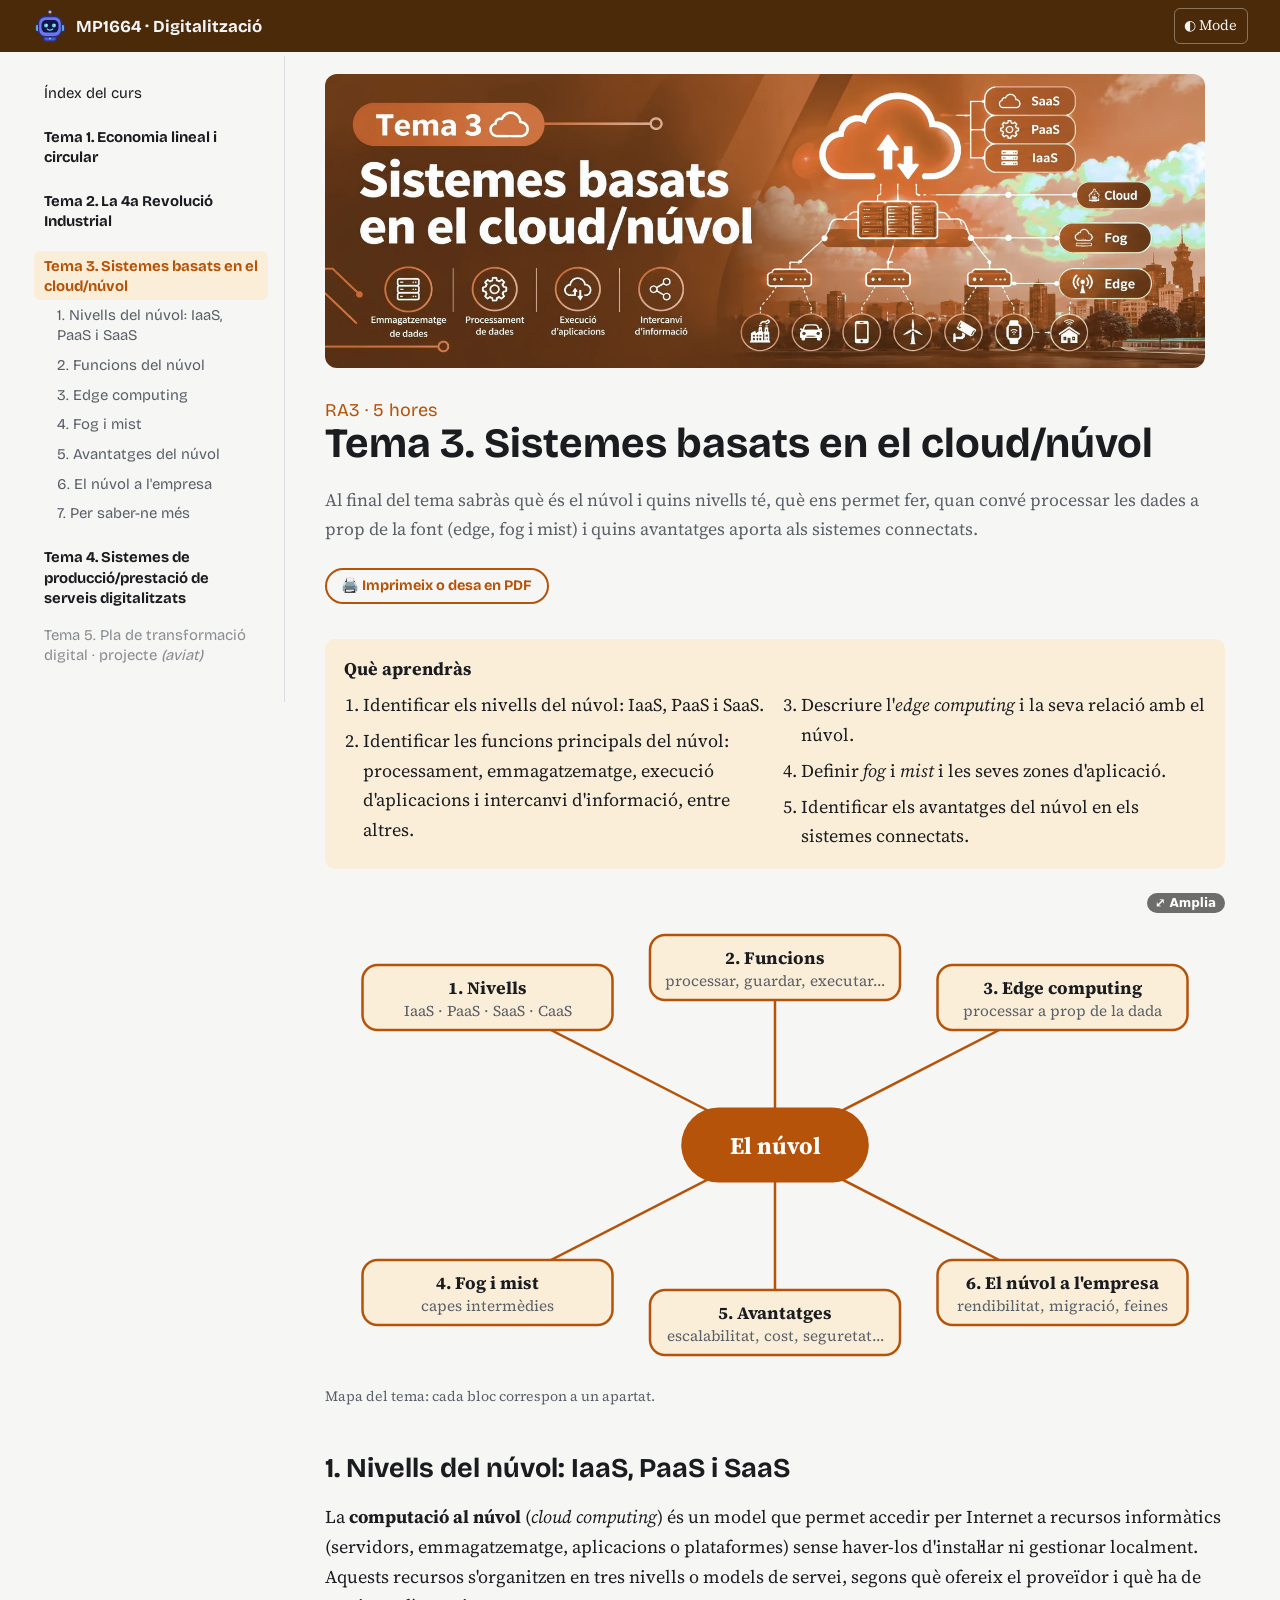
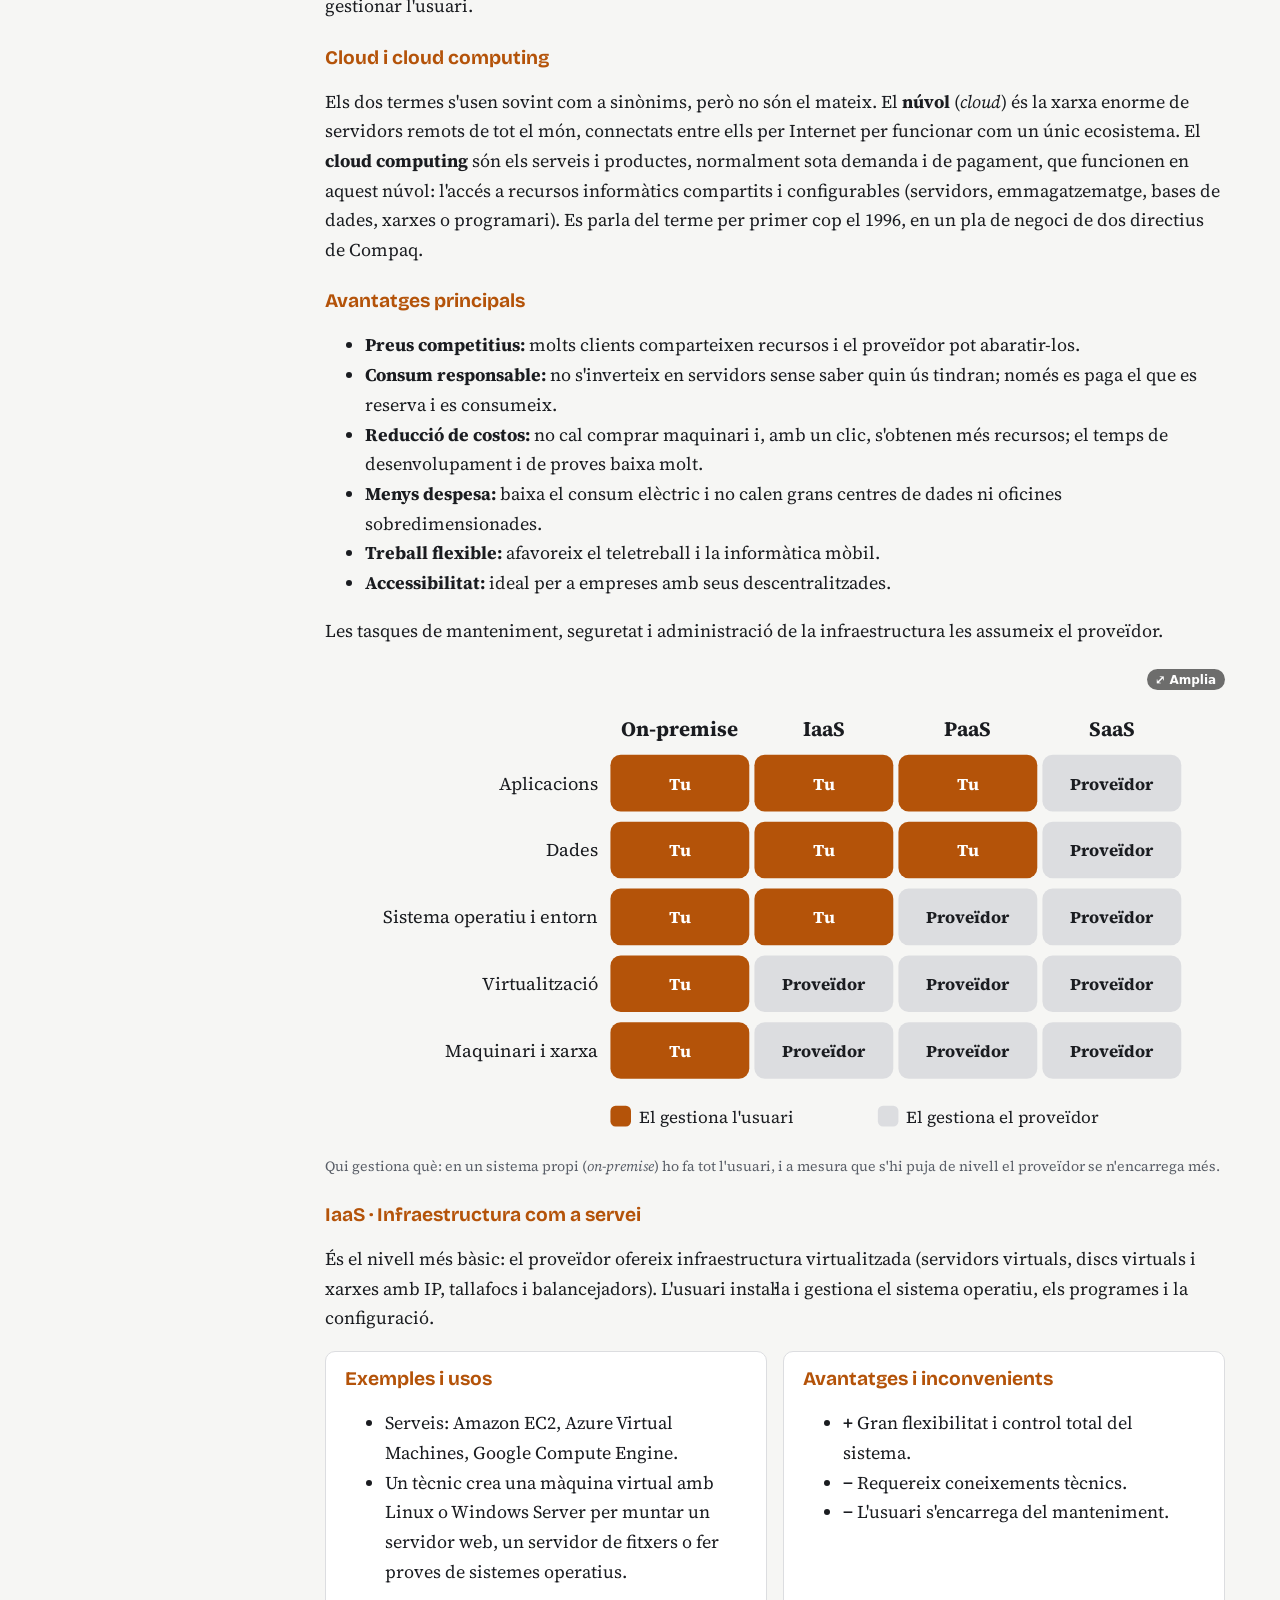
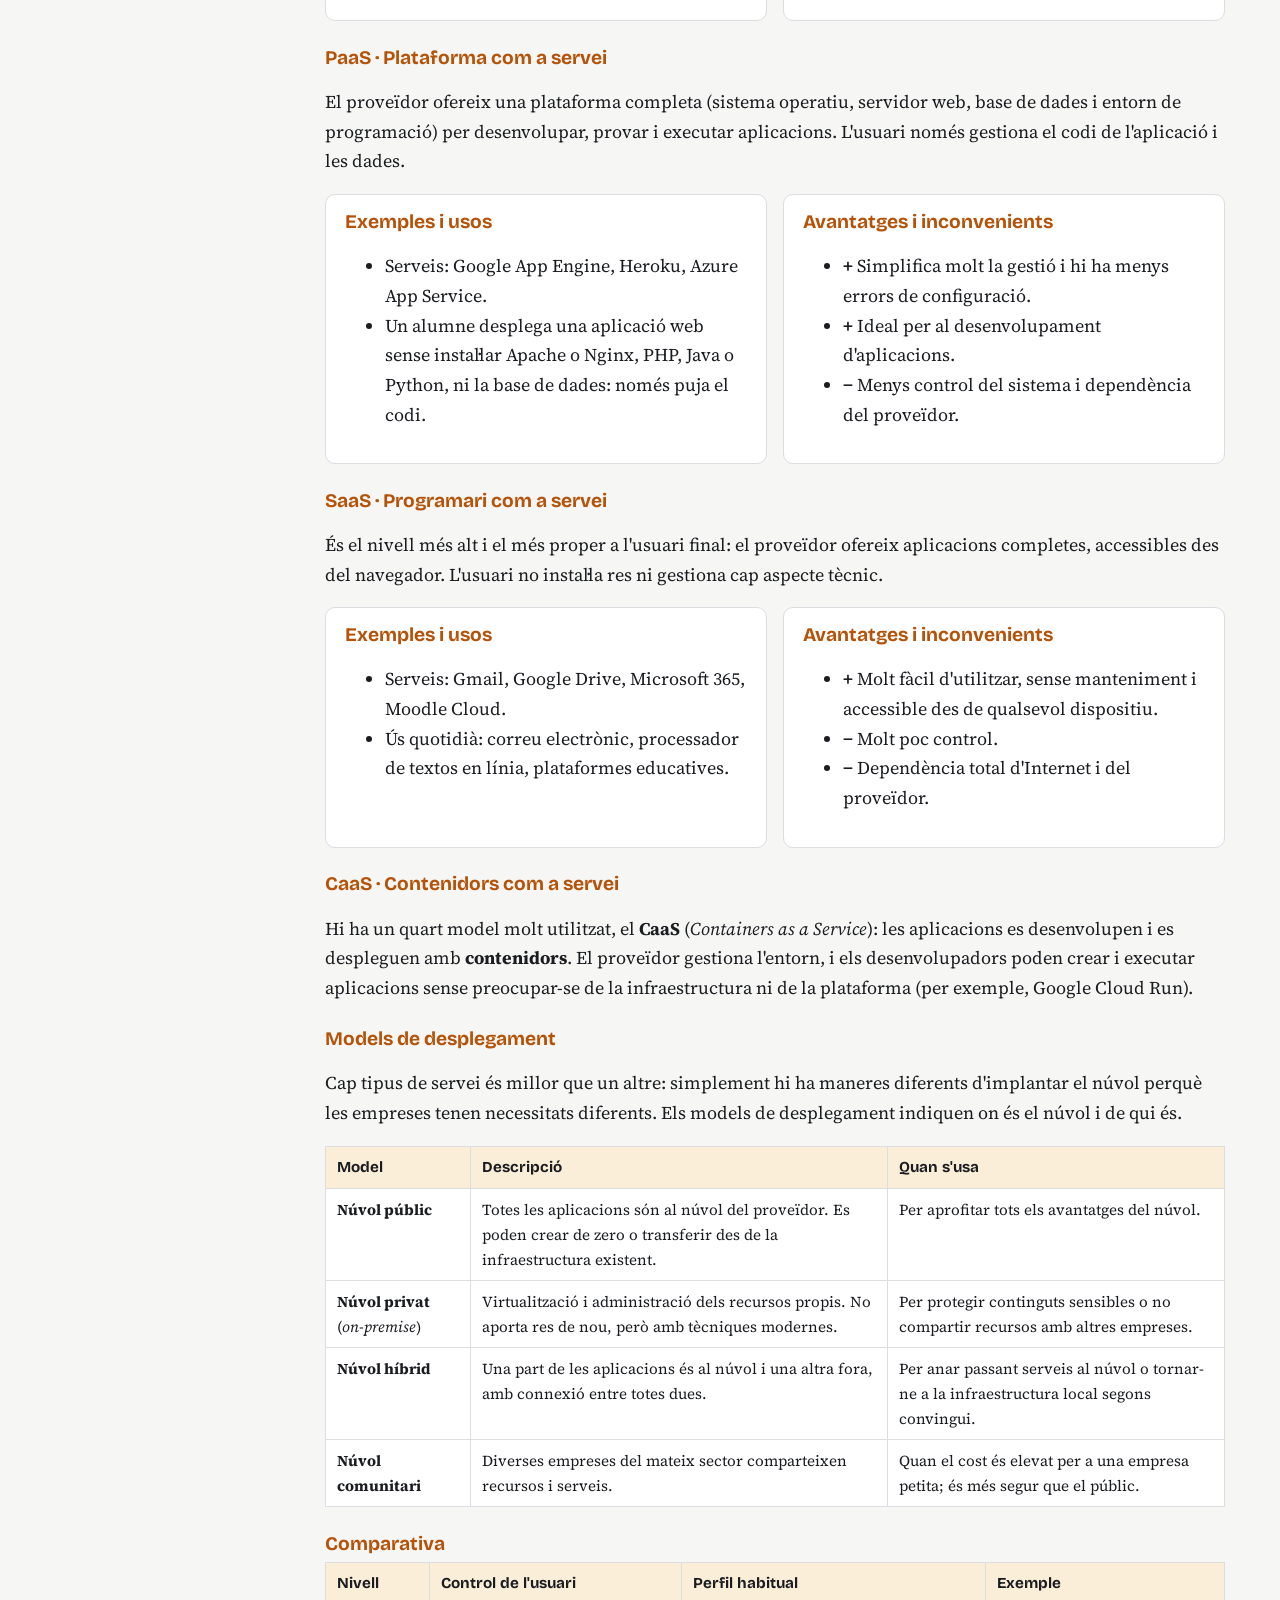
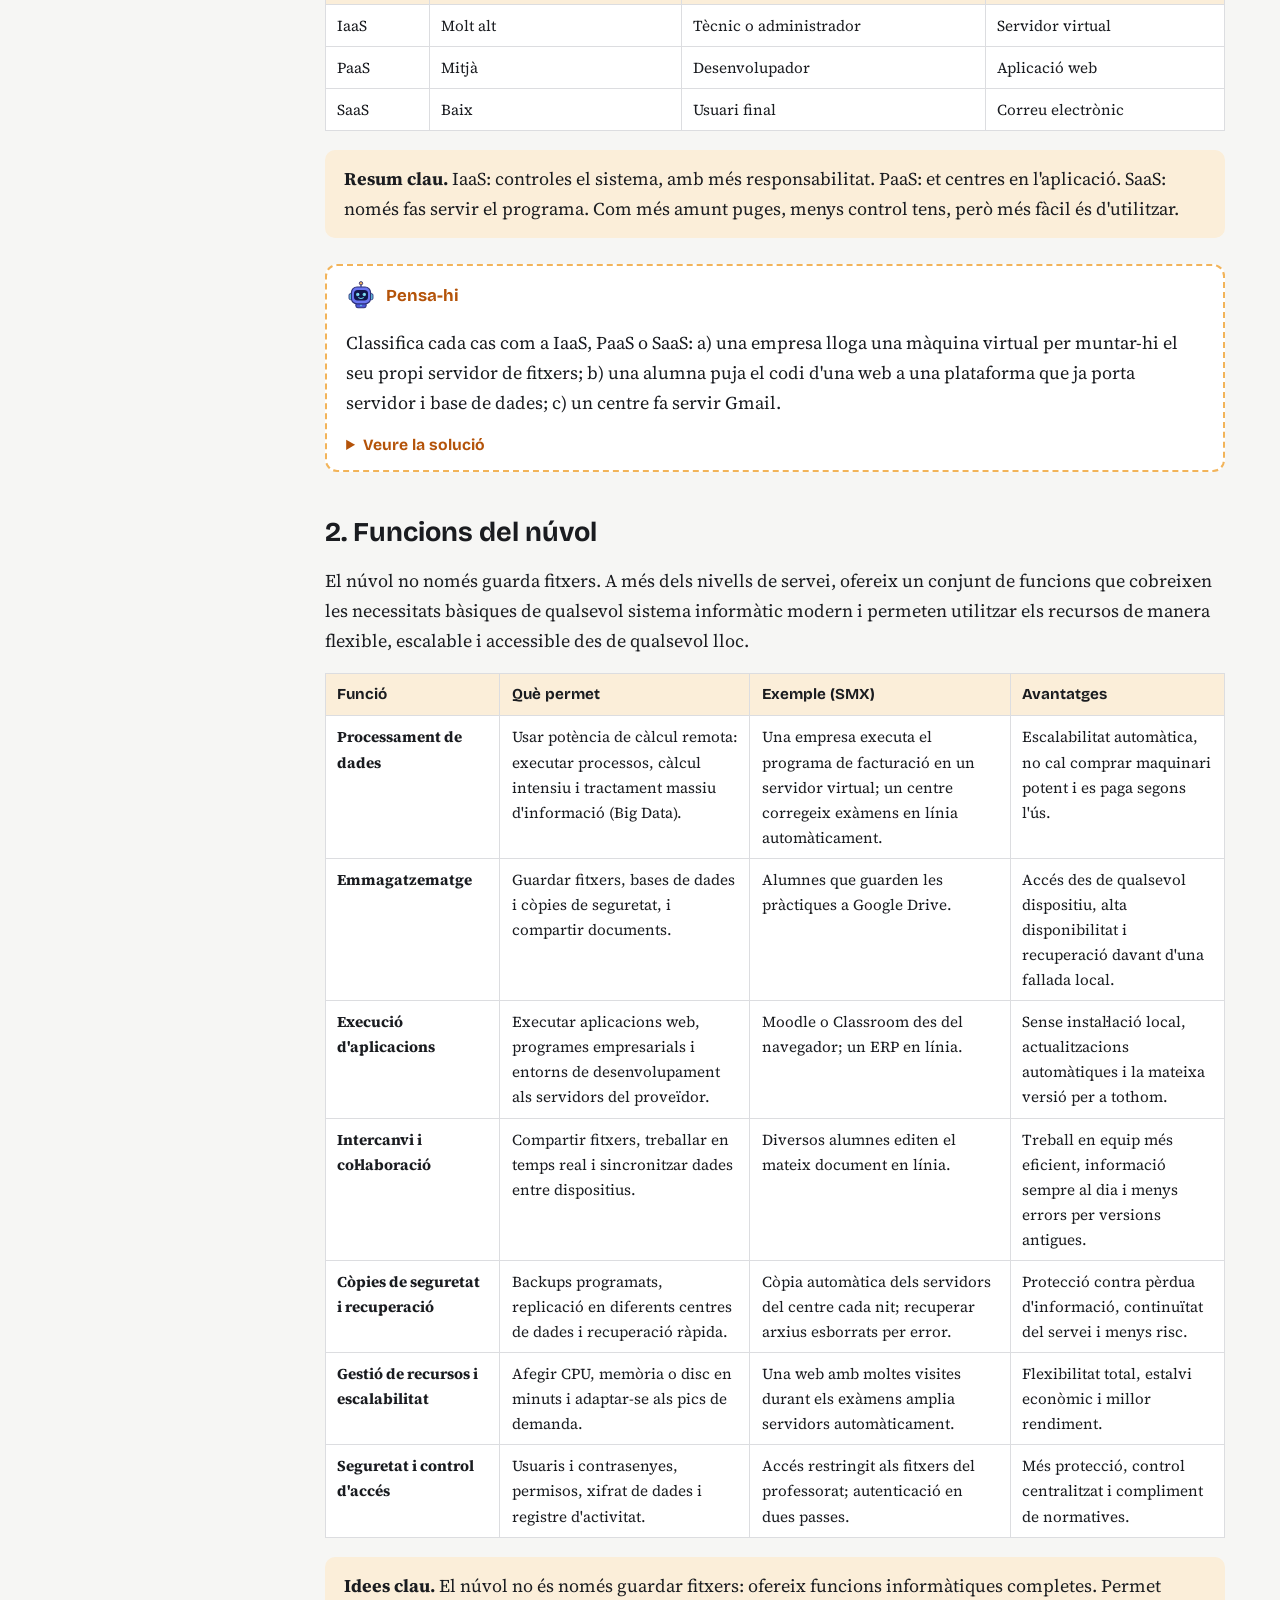
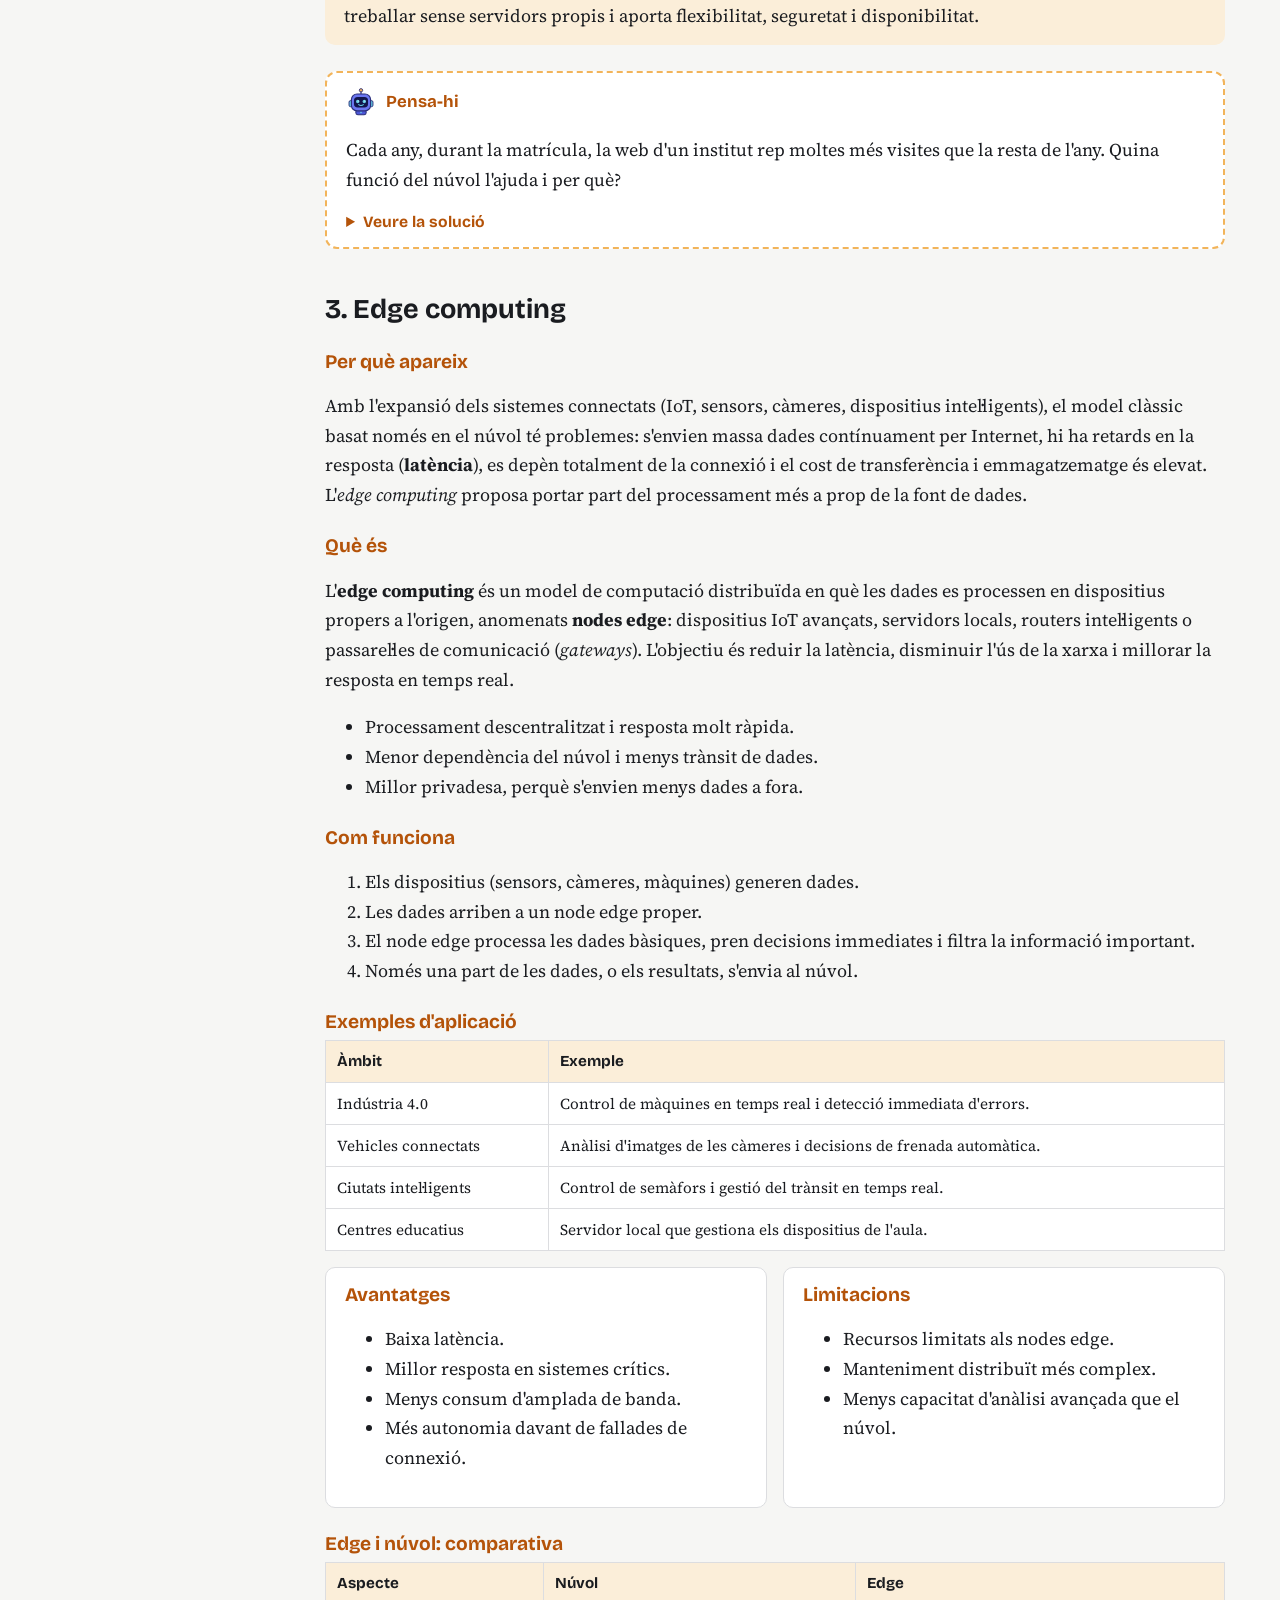
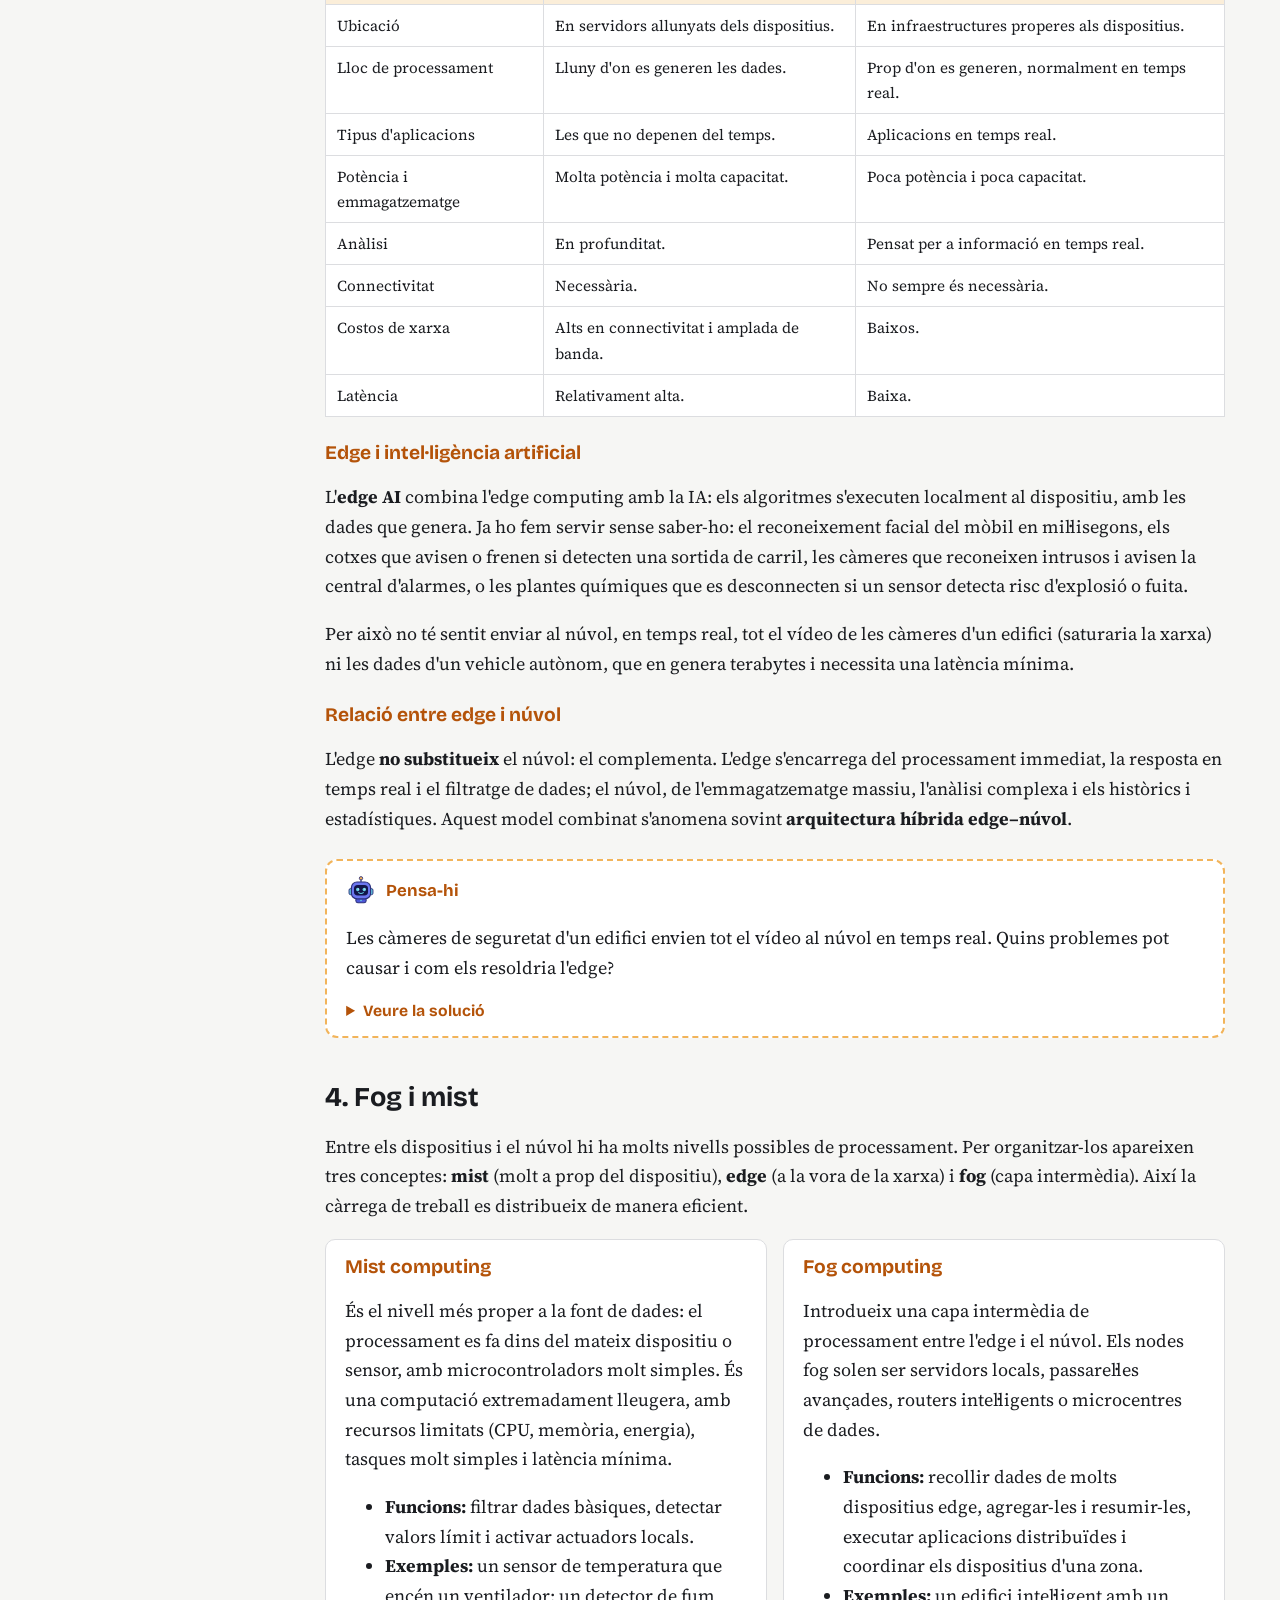
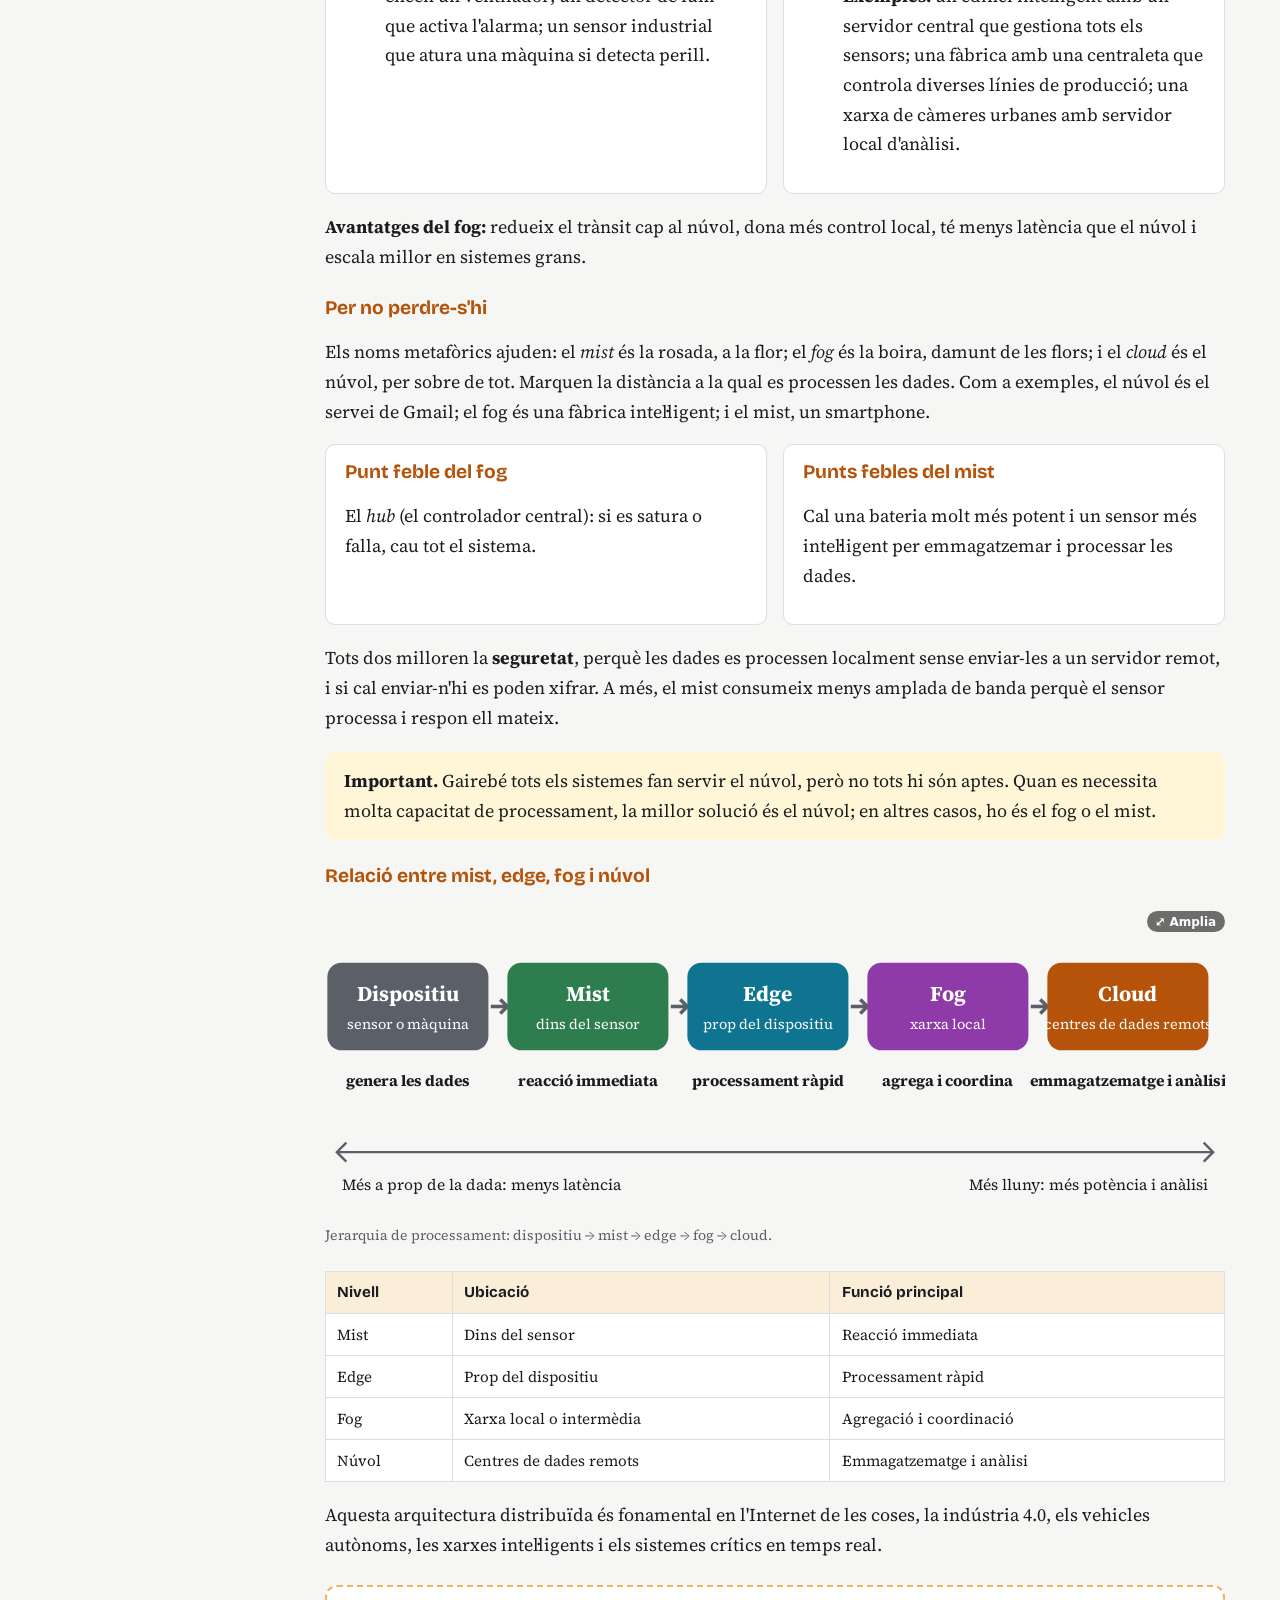
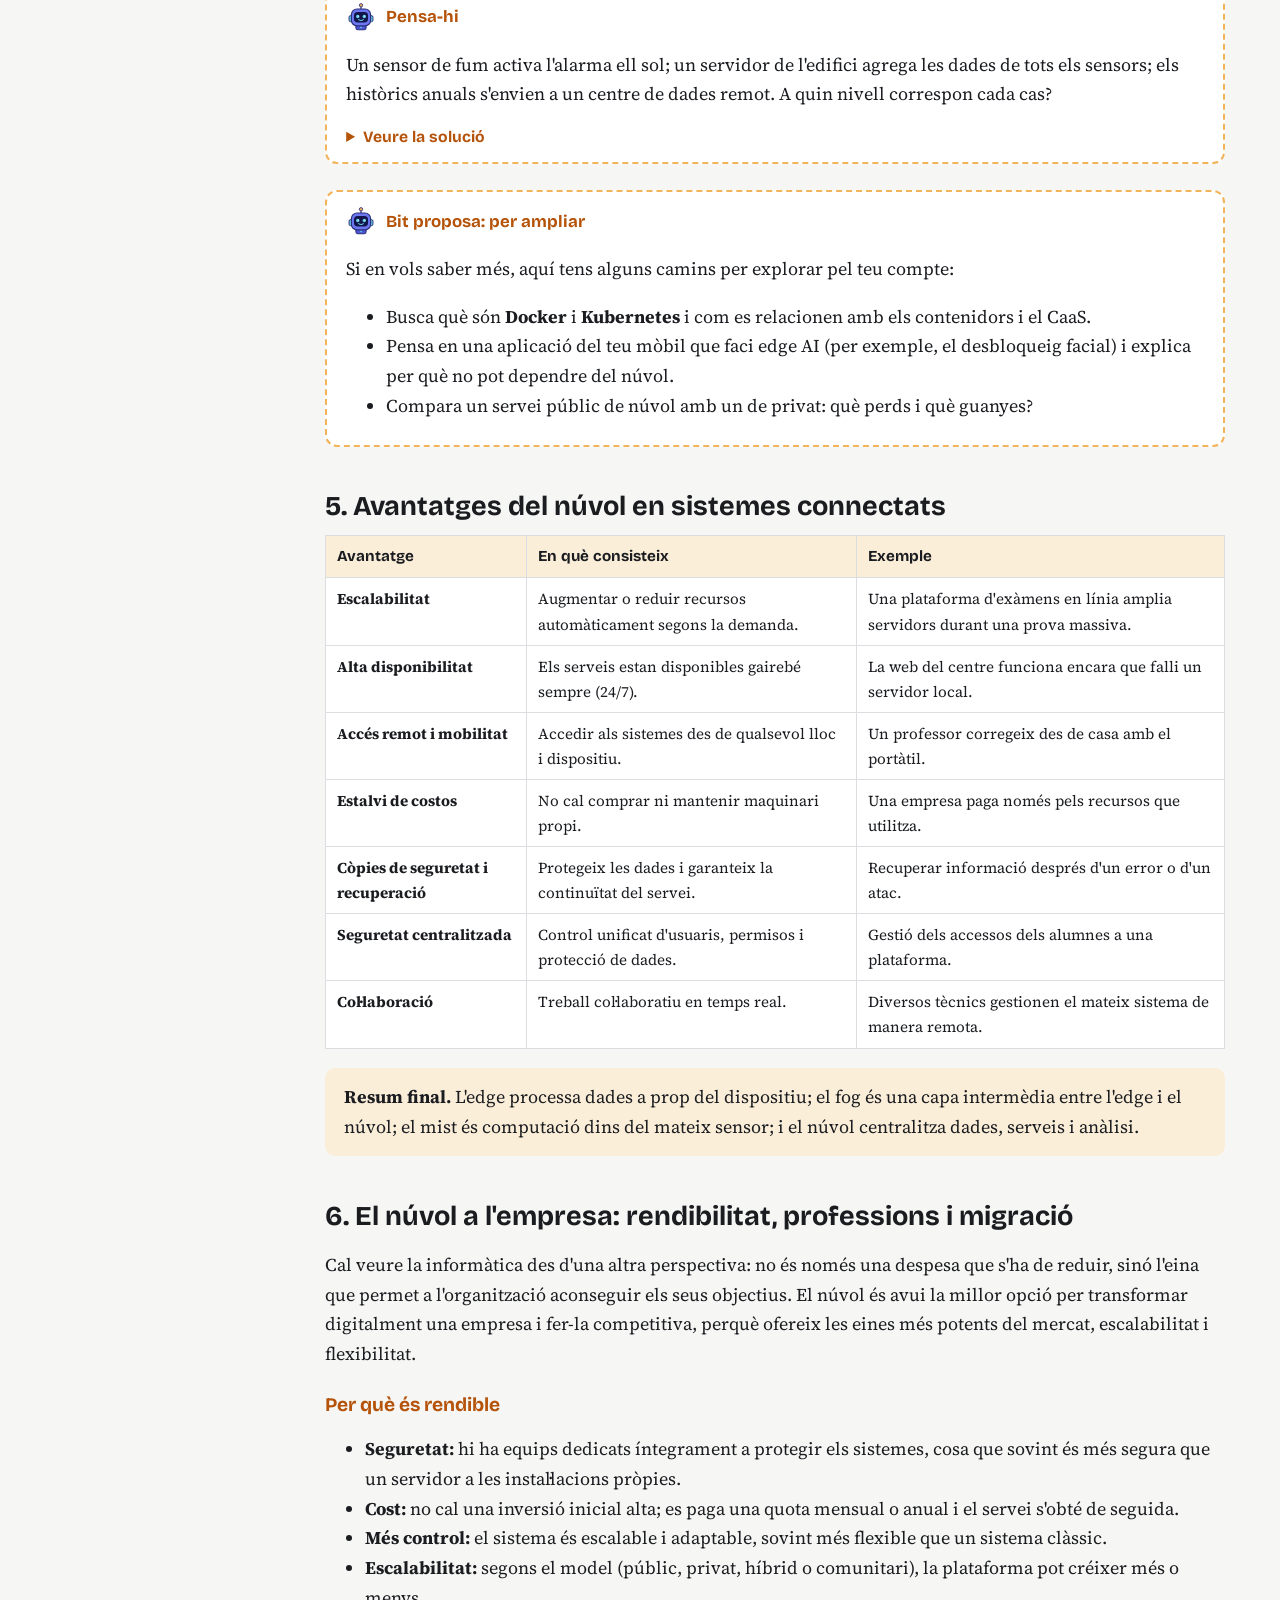
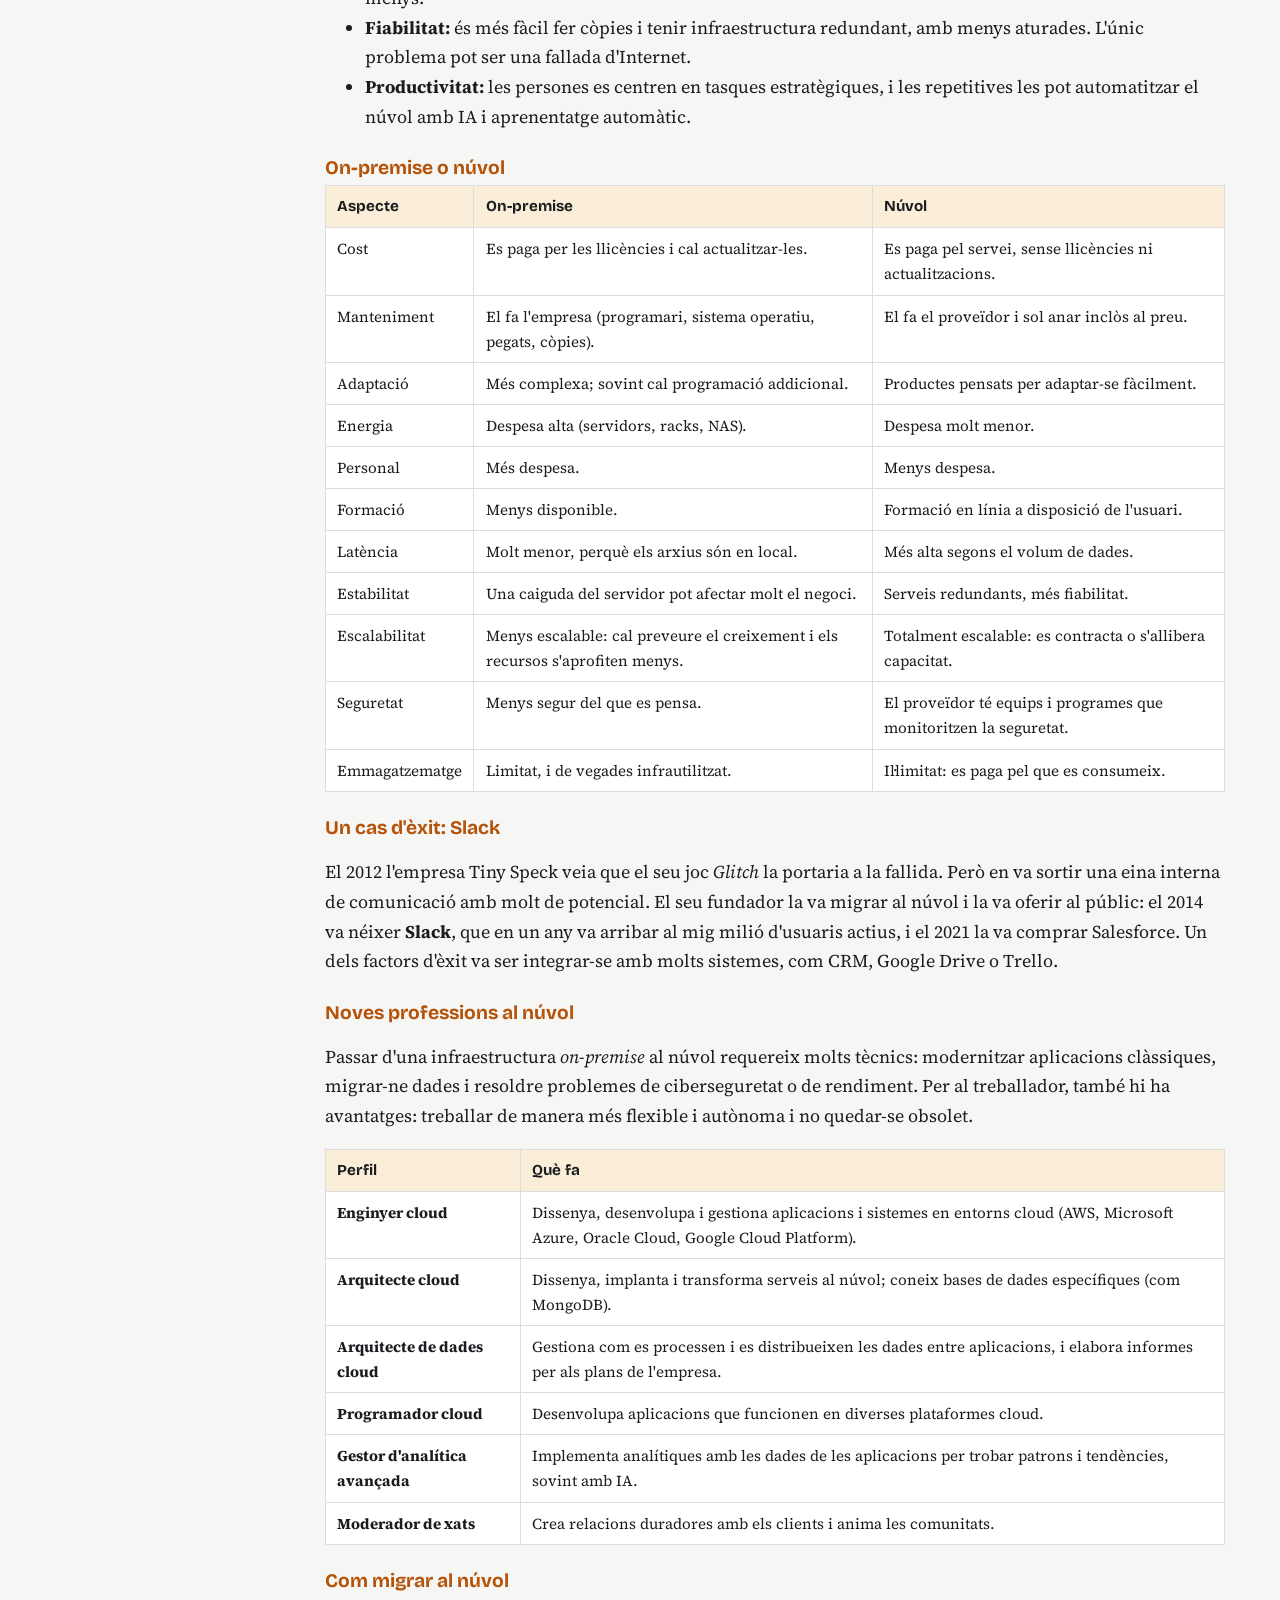
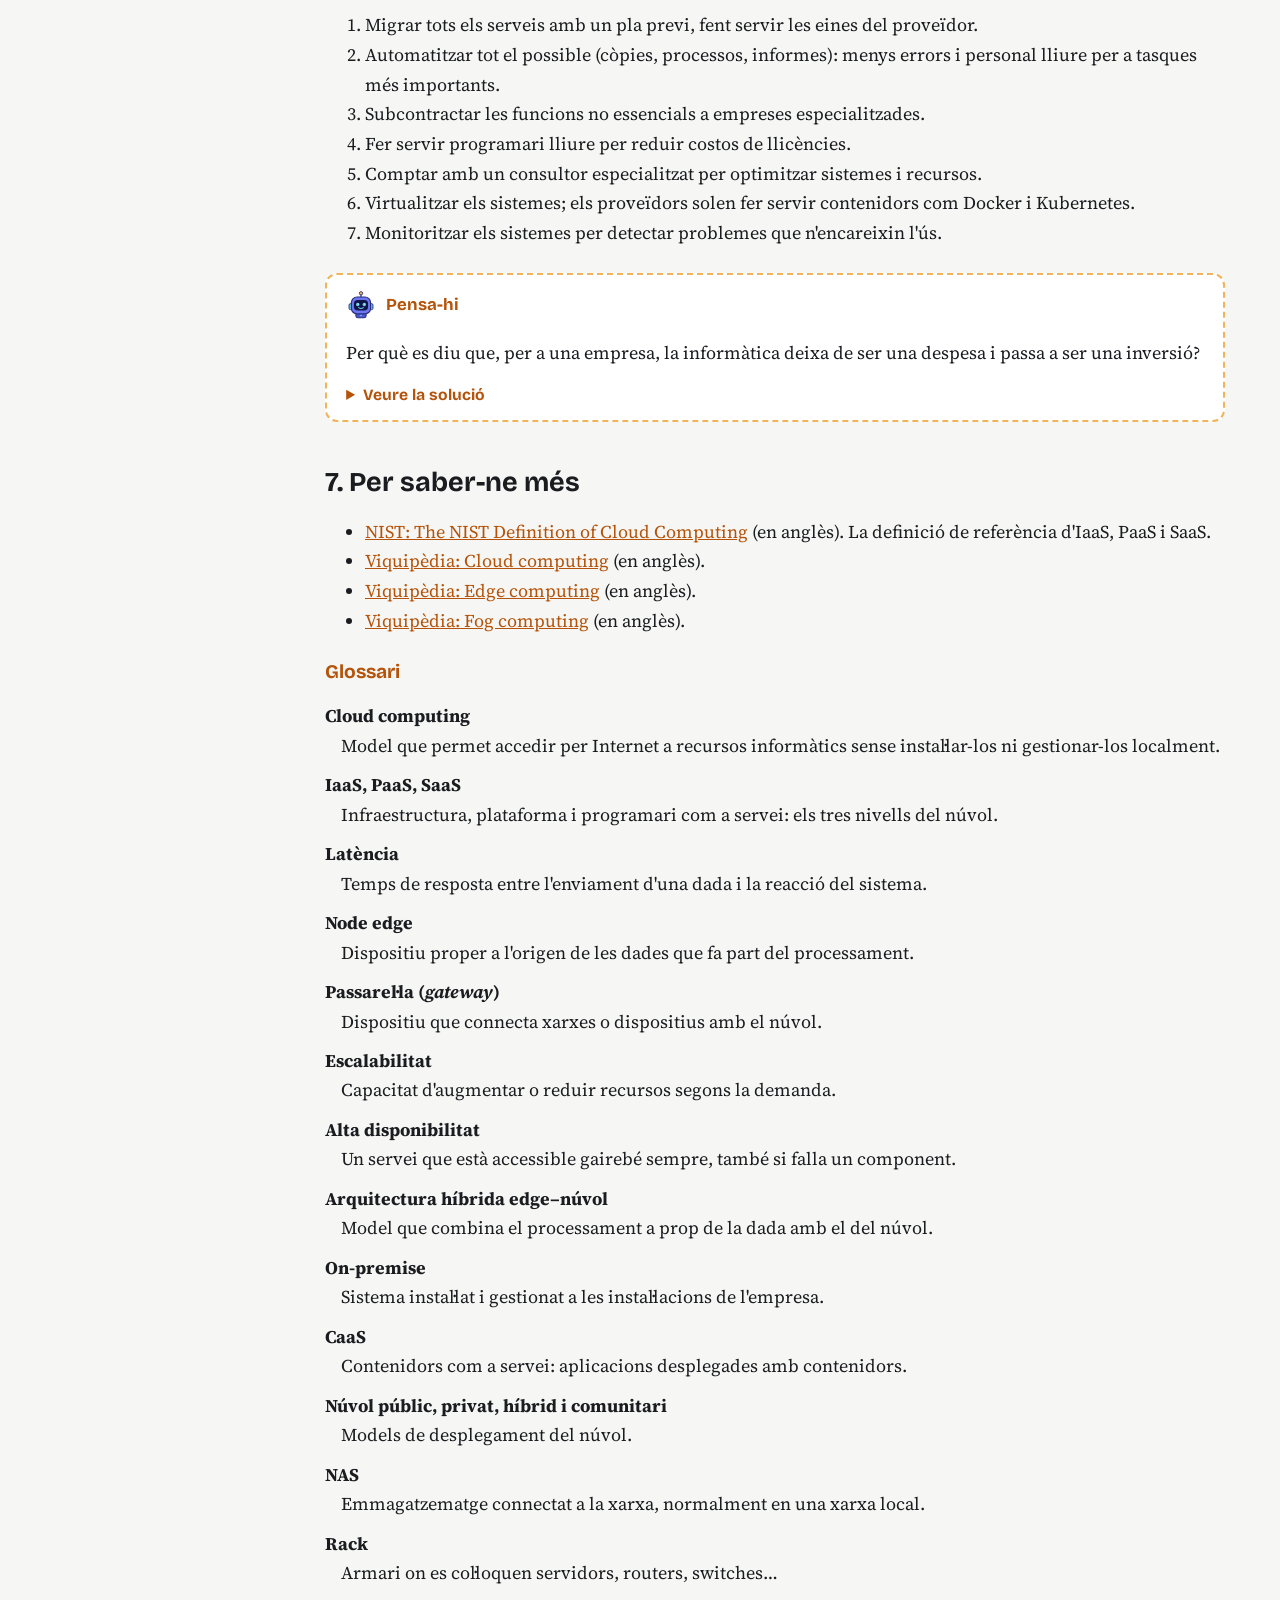
<file: tema-3/index.html>
<!DOCTYPE html>
<html lang="ca"><head><meta charset="utf-8">
<link rel="icon" href="../assets/img/bit.svg" type="image/svg+xml">
<meta name="viewport" content="width=device-width, initial-scale=1, viewport-fit=cover">
<title>Tema 3. Sistemes basats en el cloud/núvol | MP1664</title>
<link rel="stylesheet" href="https://fonts.googleapis.com/css2?family=Bricolage+Grotesque:wght@500;700&family=Source+Serif+4:wght@400;600&display=swap">
<link rel="stylesheet" href="../assets/css/estils.css">
</head>
<body class="ra3">
<svg width="0" height="0" style="position:absolute" aria-hidden="true"><symbol id="bit" viewBox="0 0 64 64">
<path d="M32 15V9" stroke="#2b2f7a" stroke-width="2.5" stroke-linecap="round"/><circle cx="32" cy="7" r="3.6" fill="#f2b45a" stroke="#2b2f7a" stroke-width="1.8"/>
<rect x="6.5" y="29" width="7" height="13" rx="3.2" fill="#67d0e6" stroke="#2b2f7a" stroke-width="2"/><rect x="50.5" y="29" width="7" height="13" rx="3.2" fill="#67d0e6" stroke="#2b2f7a" stroke-width="2"/>
<rect x="21" y="49" width="22" height="10" rx="4" fill="#4c57d8" stroke="#2b2f7a" stroke-width="2.2"/><circle cx="32" cy="54" r="1.8" fill="#67d0e6"/>
<rect x="11.5" y="15" width="41" height="36" rx="12" fill="#6b76f0" stroke="#2b2f7a" stroke-width="2.5"/>
<rect x="17" y="21.5" width="30" height="22" rx="8" fill="#12154a"/>
<circle cx="25" cy="31" r="3.6" fill="#67d0e6"/><circle cx="39" cy="31" r="3.6" fill="#67d0e6"/><circle cx="26.2" cy="29.8" r="1.1" fill="#fff"/><circle cx="40.2" cy="29.8" r="1.1" fill="#fff"/>
<path d="M27 37.5q5 4 10 0" stroke="#67d0e6" stroke-width="2.2" fill="none" stroke-linecap="round"/>
</symbol></svg>
<header class="top">
<button id="mb" aria-label="Obre o tanca el menú">☰</button>
<a class="brand" href="../"><svg width="36" height="36" role="img" aria-label="Bit, la mascota del mòdul"><use href="#bit"/></svg>MP1664 · Digitalització</a>
<button id="th" aria-label="Canvia el mode clar o fosc">◐ Mode</button>
</header>
<div class="shell">
<aside id="side" aria-label="Navegació del curs">
<a href="../">Índex del curs</a>
<a class="t" href="../tema-1/">Tema 1. Economia lineal i circular</a>
<a class="t" href="../tema-2/">Tema 2. La 4a Revolució Industrial</a>
<a class="t" href="../tema-3/" aria-current="page">Tema 3. Sistemes basats en el cloud/núvol</a><div class="sub"><a href="../tema-3/#s1">1. Nivells del núvol: IaaS, PaaS i SaaS</a><a href="../tema-3/#s2">2. Funcions del núvol</a><a href="../tema-3/#s3">3. Edge computing</a><a href="../tema-3/#s4">4. Fog i mist</a><a href="../tema-3/#s5">5. Avantatges del núvol</a><a href="../tema-3/#s6">6. El núvol a l'empresa</a><a href="../tema-3/#s7">7. Per saber-ne més</a></div>
<a class="t" href="../tema-4/">Tema 4. Sistemes de producció/prestació de serveis digitalitzats</a>
<div class="soon">Tema 5. Pla de transformació digital · projecte <i>(aviat)</i></div>
</aside>
<main><img class="banner" src="../assets/img/banner-tema-3.webp" width="1600" height="533" alt="Banner del Tema 3, Sistemes basats en el cloud/núvol, amb els nivells SaaS, PaaS i IaaS i la jerarquia cloud, fog i edge">
<article class="pad">
<p class="sans" style="margin:0;color:var(--g)">RA3 · 5 hores</p>
<h1>Tema 3. Sistemes basats en el cloud/núvol</h1>
<p class="lead">Al final del tema sabràs què és el núvol i quins nivells té, què ens permet fer, quan convé processar les dades a prop de la font (edge, fog i mist) i quins avantatges aporta als sistemes connectats.</p>
<div class="box"><b>Què aprendràs</b>
<ol class="rs" style="margin:.4rem 0 0"><li>Identificar els nivells del núvol: IaaS, PaaS i SaaS.</li><li>Identificar les funcions principals del núvol: processament, emmagatzematge, execució d'aplicacions i intercanvi d'informació, entre altres.</li><li>Descriure l'<i>edge computing</i> i la seva relació amb el núvol.</li><li>Definir <i>fog</i> i <i>mist</i> i les seves zones d'aplicació.</li><li>Identificar els avantatges del núvol en els sistemes connectats.</li></ol></div>
<figure><svg viewBox="0 0 720 360" role="img" aria-label="Mapa conceptual del tema: el núvol al centre, connectat amb sis blocs: nivells, funcions, edge computing, fog i mist, avantatges, i el núvol a l'empresa" style="width:100%;height:auto"><g style="stroke:var(--g);stroke-width:2" fill="none"><path d="M360 180L130 62"/><path d="M360 180L360 38"/><path d="M360 180L590 62"/><path d="M360 180L130 298"/><path d="M360 180L360 322"/><path d="M360 180L590 298"/></g><rect x="285" y="150" width="150" height="60" rx="30" style="fill:var(--g)"/><text x="360" y="187" text-anchor="middle" font-size="19" font-weight="700" fill="#fff">El núvol</text><rect x="30" y="36" width="200" height="52" rx="12" style="fill:var(--hl);stroke:var(--g)" stroke-width="2"/><text x="130" y="59" text-anchor="middle" font-size="14" font-weight="700" style="fill:var(--ink)">1. Nivells</text><text x="130" y="77" text-anchor="middle" font-size="12" style="fill:var(--mute)">IaaS · PaaS · SaaS · CaaS</text><rect x="260" y="12" width="200" height="52" rx="12" style="fill:var(--hl);stroke:var(--g)" stroke-width="2"/><text x="360" y="35" text-anchor="middle" font-size="14" font-weight="700" style="fill:var(--ink)">2. Funcions</text><text x="360" y="53" text-anchor="middle" font-size="12" style="fill:var(--mute)">processar, guardar, executar…</text><rect x="490" y="36" width="200" height="52" rx="12" style="fill:var(--hl);stroke:var(--g)" stroke-width="2"/><text x="590" y="59" text-anchor="middle" font-size="14" font-weight="700" style="fill:var(--ink)">3. Edge computing</text><text x="590" y="77" text-anchor="middle" font-size="12" style="fill:var(--mute)">processar a prop de la dada</text><rect x="30" y="272" width="200" height="52" rx="12" style="fill:var(--hl);stroke:var(--g)" stroke-width="2"/><text x="130" y="295" text-anchor="middle" font-size="14" font-weight="700" style="fill:var(--ink)">4. Fog i mist</text><text x="130" y="313" text-anchor="middle" font-size="12" style="fill:var(--mute)">capes intermèdies</text><rect x="260" y="296" width="200" height="52" rx="12" style="fill:var(--hl);stroke:var(--g)" stroke-width="2"/><text x="360" y="319" text-anchor="middle" font-size="14" font-weight="700" style="fill:var(--ink)">5. Avantatges</text><text x="360" y="337" text-anchor="middle" font-size="12" style="fill:var(--mute)">escalabilitat, cost, seguretat…</text><rect x="490" y="272" width="200" height="52" rx="12" style="fill:var(--hl);stroke:var(--g)" stroke-width="2"/><text x="590" y="295" text-anchor="middle" font-size="14" font-weight="700" style="fill:var(--ink)">6. El núvol a l'empresa</text><text x="590" y="313" text-anchor="middle" font-size="12" style="fill:var(--mute)">rendibilitat, migració, feines</text></svg><figcaption>Mapa del tema: cada bloc correspon a un apartat.</figcaption></figure>

<h2 id="s1">1. Nivells del núvol: IaaS, PaaS i SaaS</h2>
<p>La <b>computació al núvol</b> (<i>cloud computing</i>) és un model que permet accedir per Internet a recursos informàtics (servidors, emmagatzematge, aplicacions o plataformes) sense haver-los d'instal·lar ni gestionar localment. Aquests recursos s'organitzen en tres nivells o models de servei, segons què ofereix el proveïdor i què ha de gestionar l'usuari.</p>
<h3>Cloud i cloud computing</h3><p>Els dos termes s'usen sovint com a sinònims, però no són el mateix. El <b>núvol</b> (<i>cloud</i>) és la xarxa enorme de servidors remots de tot el món, connectats entre ells per Internet per funcionar com un únic ecosistema. El <b>cloud computing</b> són els serveis i productes, normalment sota demanda i de pagament, que funcionen en aquest núvol: l'accés a recursos informàtics compartits i configurables (servidors, emmagatzematge, bases de dades, xarxes o programari). Es parla del terme per primer cop el 1996, en un pla de negoci de dos directius de Compaq.</p><h3>Avantatges principals</h3><ul><li><b>Preus competitius:</b> molts clients comparteixen recursos i el proveïdor pot abaratir-los.</li><li><b>Consum responsable:</b> no s'inverteix en servidors sense saber quin ús tindran; només es paga el que es reserva i es consumeix.</li><li><b>Reducció de costos:</b> no cal comprar maquinari i, amb un clic, s'obtenen més recursos; el temps de desenvolupament i de proves baixa molt.</li><li><b>Menys despesa:</b> baixa el consum elèctric i no calen grans centres de dades ni oficines sobredimensionades.</li><li><b>Treball flexible:</b> afavoreix el teletreball i la informàtica mòbil.</li><li><b>Accessibilitat:</b> ideal per a empreses amb seus descentralitzades.</li></ul><p>Les tasques de manteniment, seguretat i administració de la infraestructura les assumeix el proveïdor.</p>
<figure><svg viewBox="0 0 700 345" role="img" aria-label="Qui gestiona què en un sistema propi (on-premise), IaaS, PaaS i SaaS. En un sistema propi ho gestiona tot l'usuari; a IaaS l'usuari gestiona aplicacions, dades i sistema operatiu; a PaaS només aplicacions i dades; a SaaS ho gestiona tot el proveïdor" style="width:100%;height:auto"><text x="276" y="30" text-anchor="middle" font-size="16" font-weight="700" style="fill:var(--ink)">On-premise</text><rect x="222" y="45" width="108" height="44" rx="8" style="fill:var(--g)"/><text x="276" y="72" text-anchor="middle" font-size="13" font-weight="700" style="fill:#fff">Tu</text><rect x="222" y="97" width="108" height="44" rx="8" style="fill:var(--g)"/><text x="276" y="124" text-anchor="middle" font-size="13" font-weight="700" style="fill:#fff">Tu</text><rect x="222" y="149" width="108" height="44" rx="8" style="fill:var(--g)"/><text x="276" y="176" text-anchor="middle" font-size="13" font-weight="700" style="fill:#fff">Tu</text><rect x="222" y="201" width="108" height="44" rx="8" style="fill:var(--g)"/><text x="276" y="228" text-anchor="middle" font-size="13" font-weight="700" style="fill:#fff">Tu</text><rect x="222" y="253" width="108" height="44" rx="8" style="fill:var(--g)"/><text x="276" y="280" text-anchor="middle" font-size="13" font-weight="700" style="fill:#fff">Tu</text><text x="388" y="30" text-anchor="middle" font-size="16" font-weight="700" style="fill:var(--ink)">IaaS</text><rect x="334" y="45" width="108" height="44" rx="8" style="fill:var(--g)"/><text x="388" y="72" text-anchor="middle" font-size="13" font-weight="700" style="fill:#fff">Tu</text><rect x="334" y="97" width="108" height="44" rx="8" style="fill:var(--g)"/><text x="388" y="124" text-anchor="middle" font-size="13" font-weight="700" style="fill:#fff">Tu</text><rect x="334" y="149" width="108" height="44" rx="8" style="fill:var(--g)"/><text x="388" y="176" text-anchor="middle" font-size="13" font-weight="700" style="fill:#fff">Tu</text><rect x="334" y="201" width="108" height="44" rx="8" style="fill:var(--line)"/><text x="388" y="228" text-anchor="middle" font-size="13" font-weight="700" style="fill:var(--ink)">Proveïdor</text><rect x="334" y="253" width="108" height="44" rx="8" style="fill:var(--line)"/><text x="388" y="280" text-anchor="middle" font-size="13" font-weight="700" style="fill:var(--ink)">Proveïdor</text><text x="500" y="30" text-anchor="middle" font-size="16" font-weight="700" style="fill:var(--ink)">PaaS</text><rect x="446" y="45" width="108" height="44" rx="8" style="fill:var(--g)"/><text x="500" y="72" text-anchor="middle" font-size="13" font-weight="700" style="fill:#fff">Tu</text><rect x="446" y="97" width="108" height="44" rx="8" style="fill:var(--g)"/><text x="500" y="124" text-anchor="middle" font-size="13" font-weight="700" style="fill:#fff">Tu</text><rect x="446" y="149" width="108" height="44" rx="8" style="fill:var(--line)"/><text x="500" y="176" text-anchor="middle" font-size="13" font-weight="700" style="fill:var(--ink)">Proveïdor</text><rect x="446" y="201" width="108" height="44" rx="8" style="fill:var(--line)"/><text x="500" y="228" text-anchor="middle" font-size="13" font-weight="700" style="fill:var(--ink)">Proveïdor</text><rect x="446" y="253" width="108" height="44" rx="8" style="fill:var(--line)"/><text x="500" y="280" text-anchor="middle" font-size="13" font-weight="700" style="fill:var(--ink)">Proveïdor</text><text x="612" y="30" text-anchor="middle" font-size="16" font-weight="700" style="fill:var(--ink)">SaaS</text><rect x="558" y="45" width="108" height="44" rx="8" style="fill:var(--line)"/><text x="612" y="72" text-anchor="middle" font-size="13" font-weight="700" style="fill:var(--ink)">Proveïdor</text><rect x="558" y="97" width="108" height="44" rx="8" style="fill:var(--line)"/><text x="612" y="124" text-anchor="middle" font-size="13" font-weight="700" style="fill:var(--ink)">Proveïdor</text><rect x="558" y="149" width="108" height="44" rx="8" style="fill:var(--line)"/><text x="612" y="176" text-anchor="middle" font-size="13" font-weight="700" style="fill:var(--ink)">Proveïdor</text><rect x="558" y="201" width="108" height="44" rx="8" style="fill:var(--line)"/><text x="612" y="228" text-anchor="middle" font-size="13" font-weight="700" style="fill:var(--ink)">Proveïdor</text><rect x="558" y="253" width="108" height="44" rx="8" style="fill:var(--line)"/><text x="612" y="280" text-anchor="middle" font-size="13" font-weight="700" style="fill:var(--ink)">Proveïdor</text><text x="212" y="72" text-anchor="end" font-size="14" style="fill:var(--ink)">Aplicacions</text><text x="212" y="124" text-anchor="end" font-size="14" style="fill:var(--ink)">Dades</text><text x="212" y="176" text-anchor="end" font-size="14" style="fill:var(--ink)">Sistema operatiu i entorn</text><text x="212" y="228" text-anchor="end" font-size="14" style="fill:var(--ink)">Virtualització</text><text x="212" y="280" text-anchor="end" font-size="14" style="fill:var(--ink)">Maquinari i xarxa</text><rect x="222" y="318" width="16" height="16" rx="4" style="fill:var(--g)"/><text x="244" y="331" font-size="13" style="fill:var(--ink)">El gestiona l'usuari</text><rect x="430" y="318" width="16" height="16" rx="4" style="fill:var(--line)"/><text x="452" y="331" font-size="13" style="fill:var(--ink)">El gestiona el proveïdor</text></svg><figcaption>Qui gestiona què: en un sistema propi (<i>on-premise</i>) ho fa tot l'usuari, i a mesura que s'hi puja de nivell el proveïdor se n'encarrega més.</figcaption></figure>

<h3>IaaS · Infraestructura com a servei</h3>
<p>És el nivell més bàsic: el proveïdor ofereix infraestructura virtualitzada (servidors virtuals, discs virtuals i xarxes amb IP, tallafocs i balancejadors). L'usuari instal·la i gestiona el sistema operatiu, els programes i la configuració.</p>
<div class="cmp"><div><h3>Exemples i usos</h3><ul><li>Serveis: Amazon EC2, Azure Virtual Machines, Google Compute Engine.</li><li>Un tècnic crea una màquina virtual amb Linux o Windows Server per muntar un servidor web, un servidor de fitxers o fer proves de sistemes operatius.</li></ul></div><div><h3>Avantatges i inconvenients</h3><ul><li><b>+</b> Gran flexibilitat i control total del sistema.</li><li><b>−</b> Requereix coneixements tècnics.</li><li><b>−</b> L'usuari s'encarrega del manteniment.</li></ul></div></div>
<h3>PaaS · Plataforma com a servei</h3>
<p>El proveïdor ofereix una plataforma completa (sistema operatiu, servidor web, base de dades i entorn de programació) per desenvolupar, provar i executar aplicacions. L'usuari només gestiona el codi de l'aplicació i les dades.</p>
<div class="cmp"><div><h3>Exemples i usos</h3><ul><li>Serveis: Google App Engine, Heroku, Azure App Service.</li><li>Un alumne desplega una aplicació web sense instal·lar Apache o Nginx, PHP, Java o Python, ni la base de dades: només puja el codi.</li></ul></div><div><h3>Avantatges i inconvenients</h3><ul><li><b>+</b> Simplifica molt la gestió i hi ha menys errors de configuració.</li><li><b>+</b> Ideal per al desenvolupament d'aplicacions.</li><li><b>−</b> Menys control del sistema i dependència del proveïdor.</li></ul></div></div>
<h3>SaaS · Programari com a servei</h3>
<p>És el nivell més alt i el més proper a l'usuari final: el proveïdor ofereix aplicacions completes, accessibles des del navegador. L'usuari no instal·la res ni gestiona cap aspecte tècnic.</p>
<div class="cmp"><div><h3>Exemples i usos</h3><ul><li>Serveis: Gmail, Google Drive, Microsoft 365, Moodle Cloud.</li><li>Ús quotidià: correu electrònic, processador de textos en línia, plataformes educatives.</li></ul></div><div><h3>Avantatges i inconvenients</h3><ul><li><b>+</b> Molt fàcil d'utilitzar, sense manteniment i accessible des de qualsevol dispositiu.</li><li><b>−</b> Molt poc control.</li><li><b>−</b> Dependència total d'Internet i del proveïdor.</li></ul></div></div>
<h3>CaaS · Contenidors com a servei</h3><p>Hi ha un quart model molt utilitzat, el <b>CaaS</b> (<i>Containers as a Service</i>): les aplicacions es desenvolupen i es despleguen amb <b>contenidors</b>. El proveïdor gestiona l'entorn, i els desenvolupadors poden crear i executar aplicacions sense preocupar-se de la infraestructura ni de la plataforma (per exemple, Google Cloud Run).</p>
<h3>Models de desplegament</h3><p>Cap tipus de servei és millor que un altre: simplement hi ha maneres diferents d'implantar el núvol perquè les empreses tenen necessitats diferents. Els models de desplegament indiquen on és el núvol i de qui és.</p><div class="scroll"><table><tr><th>Model</th><th>Descripció</th><th>Quan s'usa</th></tr><tr><td><b>Núvol públic</b></td><td>Totes les aplicacions són al núvol del proveïdor. Es poden crear de zero o transferir des de la infraestructura existent.</td><td>Per aprofitar tots els avantatges del núvol.</td></tr><tr><td><b>Núvol privat</b> (<i>on-premise</i>)</td><td>Virtualització i administració dels recursos propis. No aporta res de nou, però amb tècniques modernes.</td><td>Per protegir continguts sensibles o no compartir recursos amb altres empreses.</td></tr><tr><td><b>Núvol híbrid</b></td><td>Una part de les aplicacions és al núvol i una altra fora, amb connexió entre totes dues.</td><td>Per anar passant serveis al núvol o tornar-ne a la infraestructura local segons convingui.</td></tr><tr><td><b>Núvol comunitari</b></td><td>Diverses empreses del mateix sector comparteixen recursos i serveis.</td><td>Quan el cost és elevat per a una empresa petita; és més segur que el públic.</td></tr></table></div>
<h3>Comparativa</h3>
<div class="scroll"><table><tr><th>Nivell</th><th>Control de l'usuari</th><th>Perfil habitual</th><th>Exemple</th></tr><tr><td>IaaS</td><td>Molt alt</td><td>Tècnic o administrador</td><td>Servidor virtual</td></tr><tr><td>PaaS</td><td>Mitjà</td><td>Desenvolupador</td><td>Aplicació web</td></tr><tr><td>SaaS</td><td>Baix</td><td>Usuari final</td><td>Correu electrònic</td></tr></table></div>
<div class="box"><b>Resum clau.</b> IaaS: controles el sistema, amb més responsabilitat. PaaS: et centres en l'aplicació. SaaS: només fas servir el programa. Com més amunt puges, menys control tens, però més fàcil és d'utilitzar.</div>
<div class="ex"><div class="h"><svg width="30" height="30" aria-hidden="true"><use href="#bit"/></svg>Pensa-hi</div>
<p>Classifica cada cas com a IaaS, PaaS o SaaS: a) una empresa lloga una màquina virtual per muntar-hi el seu propi servidor de fitxers; b) una alumna puja el codi d'una web a una plataforma que ja porta servidor i base de dades; c) un centre fa servir Gmail.</p>
<details><summary>Veure la solució</summary><div>a) IaaS. b) PaaS. c) SaaS.</div></details></div>

<h2 id="s2">2. Funcions del núvol</h2>
<p>El núvol no només guarda fitxers. A més dels nivells de servei, ofereix un conjunt de funcions que cobreixen les necessitats bàsiques de qualsevol sistema informàtic modern i permeten utilitzar els recursos de manera flexible, escalable i accessible des de qualsevol lloc.</p>
<div class="scroll"><table><tr><th>Funció</th><th>Què permet</th><th>Exemple (SMX)</th><th>Avantatges</th></tr><tr><td><b>Processament de dades</b></td><td>Usar potència de càlcul remota: executar processos, càlcul intensiu i tractament massiu d'informació (Big Data).</td><td>Una empresa executa el programa de facturació en un servidor virtual; un centre corregeix exàmens en línia automàticament.</td><td>Escalabilitat automàtica, no cal comprar maquinari potent i es paga segons l'ús.</td></tr><tr><td><b>Emmagatzematge</b></td><td>Guardar fitxers, bases de dades i còpies de seguretat, i compartir documents.</td><td>Alumnes que guarden les pràctiques a Google Drive.</td><td>Accés des de qualsevol dispositiu, alta disponibilitat i recuperació davant d'una fallada local.</td></tr><tr><td><b>Execució d'aplicacions</b></td><td>Executar aplicacions web, programes empresarials i entorns de desenvolupament als servidors del proveïdor.</td><td>Moodle o Classroom des del navegador; un ERP en línia.</td><td>Sense instal·lació local, actualitzacions automàtiques i la mateixa versió per a tothom.</td></tr><tr><td><b>Intercanvi i col·laboració</b></td><td>Compartir fitxers, treballar en temps real i sincronitzar dades entre dispositius.</td><td>Diversos alumnes editen el mateix document en línia.</td><td>Treball en equip més eficient, informació sempre al dia i menys errors per versions antigues.</td></tr><tr><td><b>Còpies de seguretat i recuperació</b></td><td>Backups programats, replicació en diferents centres de dades i recuperació ràpida.</td><td>Còpia automàtica dels servidors del centre cada nit; recuperar arxius esborrats per error.</td><td>Protecció contra pèrdua d'informació, continuïtat del servei i menys risc.</td></tr><tr><td><b>Gestió de recursos i escalabilitat</b></td><td>Afegir CPU, memòria o disc en minuts i adaptar-se als pics de demanda.</td><td>Una web amb moltes visites durant els exàmens amplia servidors automàticament.</td><td>Flexibilitat total, estalvi econòmic i millor rendiment.</td></tr><tr><td><b>Seguretat i control d'accés</b></td><td>Usuaris i contrasenyes, permisos, xifrat de dades i registre d'activitat.</td><td>Accés restringit als fitxers del professorat; autenticació en dues passes.</td><td>Més protecció, control centralitzat i compliment de normatives.</td></tr></table></div>
<div class="box"><b>Idees clau.</b> El núvol no és només guardar fitxers: ofereix funcions informàtiques completes. Permet treballar sense servidors propis i aporta flexibilitat, seguretat i disponibilitat.</div>
<div class="ex"><div class="h"><svg width="30" height="30" aria-hidden="true"><use href="#bit"/></svg>Pensa-hi</div>
<p>Cada any, durant la matrícula, la web d'un institut rep moltes més visites que la resta de l'any. Quina funció del núvol l'ajuda i per què?</p>
<details><summary>Veure la solució</summary><div>La gestió de recursos i l'escalabilitat: s'afegeixen CPU, memòria o disc en minuts per cobrir el pic i després es redueixen, i només es paga per l'ús.</div></details></div>

<h2 id="s3">3. Edge computing</h2>
<h3>Per què apareix</h3>
<p>Amb l'expansió dels sistemes connectats (IoT, sensors, càmeres, dispositius intel·ligents), el model clàssic basat només en el núvol té problemes: s'envien massa dades contínuament per Internet, hi ha retards en la resposta (<b>latència</b>), es depèn totalment de la connexió i el cost de transferència i emmagatzematge és elevat. L'<i>edge computing</i> proposa portar part del processament més a prop de la font de dades.</p>
<h3>Què és</h3>
<p>L'<b>edge computing</b> és un model de computació distribuïda en què les dades es processen en dispositius propers a l'origen, anomenats <b>nodes edge</b>: dispositius IoT avançats, servidors locals, routers intel·ligents o passarel·les de comunicació (<i>gateways</i>). L'objectiu és reduir la latència, disminuir l'ús de la xarxa i millorar la resposta en temps real.</p>
<ul><li>Processament descentralitzat i resposta molt ràpida.</li><li>Menor dependència del núvol i menys trànsit de dades.</li><li>Millor privadesa, perquè s'envien menys dades a fora.</li></ul>
<h3>Com funciona</h3>
<ol><li>Els dispositius (sensors, càmeres, màquines) generen dades.</li><li>Les dades arriben a un node edge proper.</li><li>El node edge processa les dades bàsiques, pren decisions immediates i filtra la informació important.</li><li>Només una part de les dades, o els resultats, s'envia al núvol.</li></ol>
<h3>Exemples d'aplicació</h3>
<div class="scroll"><table><tr><th>Àmbit</th><th>Exemple</th></tr><tr><td>Indústria 4.0</td><td>Control de màquines en temps real i detecció immediata d'errors.</td></tr><tr><td>Vehicles connectats</td><td>Anàlisi d'imatges de les càmeres i decisions de frenada automàtica.</td></tr><tr><td>Ciutats intel·ligents</td><td>Control de semàfors i gestió del trànsit en temps real.</td></tr><tr><td>Centres educatius</td><td>Servidor local que gestiona els dispositius de l'aula.</td></tr></table></div>
<div class="cmp"><div><h3>Avantatges</h3><ul><li>Baixa latència.</li><li>Millor resposta en sistemes crítics.</li><li>Menys consum d'amplada de banda.</li><li>Més autonomia davant de fallades de connexió.</li></ul></div><div><h3>Limitacions</h3><ul><li>Recursos limitats als nodes edge.</li><li>Manteniment distribuït més complex.</li><li>Menys capacitat d'anàlisi avançada que el núvol.</li></ul></div></div>
<h3>Edge i núvol: comparativa</h3><div class="scroll"><table><tr><th>Aspecte</th><th>Núvol</th><th>Edge</th></tr><tr><td>Ubicació</td><td>En servidors allunyats dels dispositius.</td><td>En infraestructures properes als dispositius.</td></tr><tr><td>Lloc de processament</td><td>Lluny d'on es generen les dades.</td><td>Prop d'on es generen, normalment en temps real.</td></tr><tr><td>Tipus d'aplicacions</td><td>Les que no depenen del temps.</td><td>Aplicacions en temps real.</td></tr><tr><td>Potència i emmagatzematge</td><td>Molta potència i molta capacitat.</td><td>Poca potència i poca capacitat.</td></tr><tr><td>Anàlisi</td><td>En profunditat.</td><td>Pensat per a informació en temps real.</td></tr><tr><td>Connectivitat</td><td>Necessària.</td><td>No sempre és necessària.</td></tr><tr><td>Costos de xarxa</td><td>Alts en connectivitat i amplada de banda.</td><td>Baixos.</td></tr><tr><td>Latència</td><td>Relativament alta.</td><td>Baixa.</td></tr></table></div>
<h3>Edge i intel·ligència artificial</h3><p>L'<b>edge AI</b> combina l'edge computing amb la IA: els algoritmes s'executen localment al dispositiu, amb les dades que genera. Ja ho fem servir sense saber-ho: el reconeixement facial del mòbil en mil·lisegons, els cotxes que avisen o frenen si detecten una sortida de carril, les càmeres que reconeixen intrusos i avisen la central d'alarmes, o les plantes químiques que es desconnecten si un sensor detecta risc d'explosió o fuita.</p><p>Per això no té sentit enviar al núvol, en temps real, tot el vídeo de les càmeres d'un edifici (saturaria la xarxa) ni les dades d'un vehicle autònom, que en genera terabytes i necessita una latència mínima.</p>
<h3>Relació entre edge i núvol</h3>
<p>L'edge <b>no substitueix</b> el núvol: el complementa. L'edge s'encarrega del processament immediat, la resposta en temps real i el filtratge de dades; el núvol, de l'emmagatzematge massiu, l'anàlisi complexa i els històrics i estadístiques. Aquest model combinat s'anomena sovint <b>arquitectura híbrida edge–núvol</b>.</p>
<div class="ex"><div class="h"><svg width="30" height="30" aria-hidden="true"><use href="#bit"/></svg>Pensa-hi</div>
<p>Les càmeres de seguretat d'un edifici envien tot el vídeo al núvol en temps real. Quins problemes pot causar i com els resoldria l'edge?</p>
<details><summary>Veure la solució</summary><div>Satura la xarxa, afegeix latència i encareix la transferència. Amb edge, el node proper analitza el vídeo i només envia al núvol alertes, resums o fragments importants.</div></details></div>

<h2 id="s4">4. Fog i mist</h2>
<p>Entre els dispositius i el núvol hi ha molts nivells possibles de processament. Per organitzar-los apareixen tres conceptes: <b>mist</b> (molt a prop del dispositiu), <b>edge</b> (a la vora de la xarxa) i <b>fog</b> (capa intermèdia). Així la càrrega de treball es distribueix de manera eficient.</p>
<div class="cmp"><div><h3>Mist computing</h3><p>És el nivell més proper a la font de dades: el processament es fa dins del mateix dispositiu o sensor, amb microcontroladors molt simples. És una computació extremadament lleugera, amb recursos limitats (CPU, memòria, energia), tasques molt simples i latència mínima.</p><ul><li><b>Funcions:</b> filtrar dades bàsiques, detectar valors límit i activar actuadors locals.</li><li><b>Exemples:</b> un sensor de temperatura que encén un ventilador; un detector de fum que activa l'alarma; un sensor industrial que atura una màquina si detecta perill.</li></ul></div>
<div><h3>Fog computing</h3><p>Introdueix una capa intermèdia de processament entre l'edge i el núvol. Els nodes fog solen ser servidors locals, passarel·les avançades, routers intel·ligents o microcentres de dades.</p><ul><li><b>Funcions:</b> recollir dades de molts dispositius edge, agregar-les i resumir-les, executar aplicacions distribuïdes i coordinar els dispositius d'una zona.</li><li><b>Exemples:</b> un edifici intel·ligent amb un servidor central que gestiona tots els sensors; una fàbrica amb una centraleta que controla diverses línies de producció; una xarxa de càmeres urbanes amb servidor local d'anàlisi.</li></ul></div></div>
<p><b>Avantatges del fog:</b> redueix el trànsit cap al núvol, dona més control local, té menys latència que el núvol i escala millor en sistemes grans.</p>
<h3>Per no perdre-s'hi</h3><p>Els noms metafòrics ajuden: el <i>mist</i> és la rosada, a la flor; el <i>fog</i> és la boira, damunt de les flors; i el <i>cloud</i> és el núvol, per sobre de tot. Marquen la distància a la qual es processen les dades. Com a exemples, el núvol és el servei de Gmail; el fog és una fàbrica intel·ligent; i el mist, un smartphone.</p><div class="cmp"><div><h3>Punt feble del fog</h3><p>El <i>hub</i> (el controlador central): si es satura o falla, cau tot el sistema.</p></div><div><h3>Punts febles del mist</h3><p>Cal una bateria molt més potent i un sensor més intel·ligent per emmagatzemar i processar les dades.</p></div></div><p>Tots dos milloren la <b>seguretat</b>, perquè les dades es processen localment sense enviar-les a un servidor remot, i si cal enviar-n'hi es poden xifrar. A més, el mist consumeix menys amplada de banda perquè el sensor processa i respon ell mateix.</p><div class="box w"><b>Important.</b> Gairebé tots els sistemes fan servir el núvol, però no tots hi són aptes. Quan es necessita molta capacitat de processament, la millor solució és el núvol; en altres casos, ho és el fog o el mist.</div>
<h3>Relació entre mist, edge, fog i núvol</h3>
<figure><svg viewBox="0 0 760 228" role="img" aria-label="Jerarquia de processament: dispositiu, mist, edge, fog i cloud, de més a prop de la dada a més lluny" style="width:100%;height:auto"><rect x="2" y="20" width="136" height="74" rx="12" style="fill:var(--mute)"/><text x="70" y="52" text-anchor="middle" font-size="18" font-weight="700" fill="#fff">Dispositiu</text><text x="70" y="76" text-anchor="middle" font-size="12" fill="#fff">sensor o màquina</text><text x="70" y="124" text-anchor="middle" font-size="13" font-weight="700" style="fill:var(--ink)">genera les dades</text><path d="M140 57h12" style="stroke:var(--mute)" stroke-width="3"/><path d="M148 51l6 6-6 6" style="stroke:var(--mute)" stroke-width="3" fill="none"/><rect x="154" y="20" width="136" height="74" rx="12" style="fill:var(--c1)"/><text x="222" y="52" text-anchor="middle" font-size="18" font-weight="700" fill="#fff">Mist</text><text x="222" y="76" text-anchor="middle" font-size="12" fill="#fff">dins del sensor</text><text x="222" y="124" text-anchor="middle" font-size="13" font-weight="700" style="fill:var(--ink)">reacció immediata</text><path d="M292 57h12" style="stroke:var(--mute)" stroke-width="3"/><path d="M300 51l6 6-6 6" style="stroke:var(--mute)" stroke-width="3" fill="none"/><rect x="306" y="20" width="136" height="74" rx="12" style="fill:var(--c2)"/><text x="374" y="52" text-anchor="middle" font-size="18" font-weight="700" fill="#fff">Edge</text><text x="374" y="76" text-anchor="middle" font-size="12" fill="#fff">prop del dispositiu</text><text x="374" y="124" text-anchor="middle" font-size="13" font-weight="700" style="fill:var(--ink)">processament ràpid</text><path d="M444 57h12" style="stroke:var(--mute)" stroke-width="3"/><path d="M452 51l6 6-6 6" style="stroke:var(--mute)" stroke-width="3" fill="none"/><rect x="458" y="20" width="136" height="74" rx="12" style="fill:var(--c4)"/><text x="526" y="52" text-anchor="middle" font-size="18" font-weight="700" fill="#fff">Fog</text><text x="526" y="76" text-anchor="middle" font-size="12" fill="#fff">xarxa local</text><text x="526" y="124" text-anchor="middle" font-size="13" font-weight="700" style="fill:var(--ink)">agrega i coordina</text><path d="M596 57h12" style="stroke:var(--mute)" stroke-width="3"/><path d="M604 51l6 6-6 6" style="stroke:var(--mute)" stroke-width="3" fill="none"/><rect x="610" y="20" width="136" height="74" rx="12" style="fill:var(--c3)"/><text x="678" y="52" text-anchor="middle" font-size="18" font-weight="700" fill="#fff">Cloud</text><text x="678" y="76" text-anchor="middle" font-size="12" fill="#fff">centres de dades remots</text><text x="678" y="124" text-anchor="middle" font-size="13" font-weight="700" style="fill:var(--ink)">emmagatzematge i anàlisi</text><path d="M10 180h740" style="stroke:var(--mute)" stroke-width="2"/><path d="M18 172l-8 8 8 8M742 172l8 8-8 8" style="stroke:var(--mute)" stroke-width="2" fill="none"/><text x="14" y="212" font-size="13" style="fill:var(--ink)">Més a prop de la dada: menys latència</text><text x="746" y="212" text-anchor="end" font-size="13" style="fill:var(--ink)">Més lluny: més potència i anàlisi</text></svg><figcaption>Jerarquia de processament: dispositiu → mist → edge → fog → cloud.</figcaption></figure>

<div class="scroll"><table><tr><th>Nivell</th><th>Ubicació</th><th>Funció principal</th></tr><tr><td>Mist</td><td>Dins del sensor</td><td>Reacció immediata</td></tr><tr><td>Edge</td><td>Prop del dispositiu</td><td>Processament ràpid</td></tr><tr><td>Fog</td><td>Xarxa local o intermèdia</td><td>Agregació i coordinació</td></tr><tr><td>Núvol</td><td>Centres de dades remots</td><td>Emmagatzematge i anàlisi</td></tr></table></div>
<p>Aquesta arquitectura distribuïda és fonamental en l'Internet de les coses, la indústria 4.0, els vehicles autònoms, les xarxes intel·ligents i els sistemes crítics en temps real.</p>
<div class="ex"><div class="h"><svg width="30" height="30" aria-hidden="true"><use href="#bit"/></svg>Pensa-hi</div>
<p>Un sensor de fum activa l'alarma ell sol; un servidor de l'edifici agrega les dades de tots els sensors; els històrics anuals s'envien a un centre de dades remot. A quin nivell correspon cada cas?</p>
<details><summary>Veure la solució</summary><div>El sensor és mist; el servidor de l'edifici és fog; el centre de dades remot és el núvol.</div></details></div>
<div class="ex"><div class="h"><svg width="30" height="30" aria-hidden="true"><use href="#bit"/></svg>Bit proposa: per ampliar</div>
<p>Si en vols saber més, aquí tens alguns camins per explorar pel teu compte:</p><ul><li>Busca què són <b>Docker</b> i <b>Kubernetes</b> i com es relacionen amb els contenidors i el CaaS.</li><li>Pensa en una aplicació del teu mòbil que faci edge AI (per exemple, el desbloqueig facial) i explica per què no pot dependre del núvol.</li><li>Compara un servei públic de núvol amb un de privat: què perds i què guanyes?</li></ul></div>

<h2 id="s5">5. Avantatges del núvol en sistemes connectats</h2>
<div class="scroll"><table><tr><th>Avantatge</th><th>En què consisteix</th><th>Exemple</th></tr><tr><td><b>Escalabilitat</b></td><td>Augmentar o reduir recursos automàticament segons la demanda.</td><td>Una plataforma d'exàmens en línia amplia servidors durant una prova massiva.</td></tr><tr><td><b>Alta disponibilitat</b></td><td>Els serveis estan disponibles gairebé sempre (24/7).</td><td>La web del centre funciona encara que falli un servidor local.</td></tr><tr><td><b>Accés remot i mobilitat</b></td><td>Accedir als sistemes des de qualsevol lloc i dispositiu.</td><td>Un professor corregeix des de casa amb el portàtil.</td></tr><tr><td><b>Estalvi de costos</b></td><td>No cal comprar ni mantenir maquinari propi.</td><td>Una empresa paga només pels recursos que utilitza.</td></tr><tr><td><b>Còpies de seguretat i recuperació</b></td><td>Protegeix les dades i garanteix la continuïtat del servei.</td><td>Recuperar informació després d'un error o d'un atac.</td></tr><tr><td><b>Seguretat centralitzada</b></td><td>Control unificat d'usuaris, permisos i protecció de dades.</td><td>Gestió dels accessos dels alumnes a una plataforma.</td></tr><tr><td><b>Col·laboració</b></td><td>Treball col·laboratiu en temps real.</td><td>Diversos tècnics gestionen el mateix sistema de manera remota.</td></tr></table></div>
<div class="box"><b>Resum final.</b> L'edge processa dades a prop del dispositiu; el fog és una capa intermèdia entre l'edge i el núvol; el mist és computació dins del mateix sensor; i el núvol centralitza dades, serveis i anàlisi.</div>
<h2 id="s6">6. El núvol a l'empresa: rendibilitat, professions i migració</h2>
<p>Cal veure la informàtica des d'una altra perspectiva: no és només una despesa que s'ha de reduir, sinó l'eina que permet a l'organització aconseguir els seus objectius. El núvol és avui la millor opció per transformar digitalment una empresa i fer-la competitiva, perquè ofereix les eines més potents del mercat, escalabilitat i flexibilitat.</p>
<h3>Per què és rendible</h3><ul><li><b>Seguretat:</b> hi ha equips dedicats íntegrament a protegir els sistemes, cosa que sovint és més segura que un servidor a les instal·lacions pròpies.</li><li><b>Cost:</b> no cal una inversió inicial alta; es paga una quota mensual o anual i el servei s'obté de seguida.</li><li><b>Més control:</b> el sistema és escalable i adaptable, sovint més flexible que un sistema clàssic.</li><li><b>Escalabilitat:</b> segons el model (públic, privat, híbrid o comunitari), la plataforma pot créixer més o menys.</li><li><b>Fiabilitat:</b> és més fàcil fer còpies i tenir infraestructura redundant, amb menys aturades. L'únic problema pot ser una fallada d'Internet.</li><li><b>Productivitat:</b> les persones es centren en tasques estratègiques, i les repetitives les pot automatitzar el núvol amb IA i aprenentatge automàtic.</li></ul>
<h3>On-premise o núvol</h3><div class="scroll"><table><tr><th>Aspecte</th><th>On-premise</th><th>Núvol</th></tr><tr><td>Cost</td><td>Es paga per les llicències i cal actualitzar-les.</td><td>Es paga pel servei, sense llicències ni actualitzacions.</td></tr><tr><td>Manteniment</td><td>El fa l'empresa (programari, sistema operatiu, pegats, còpies).</td><td>El fa el proveïdor i sol anar inclòs al preu.</td></tr><tr><td>Adaptació</td><td>Més complexa; sovint cal programació addicional.</td><td>Productes pensats per adaptar-se fàcilment.</td></tr><tr><td>Energia</td><td>Despesa alta (servidors, racks, NAS).</td><td>Despesa molt menor.</td></tr><tr><td>Personal</td><td>Més despesa.</td><td>Menys despesa.</td></tr><tr><td>Formació</td><td>Menys disponible.</td><td>Formació en línia a disposició de l'usuari.</td></tr><tr><td>Latència</td><td>Molt menor, perquè els arxius són en local.</td><td>Més alta segons el volum de dades.</td></tr><tr><td>Estabilitat</td><td>Una caiguda del servidor pot afectar molt el negoci.</td><td>Serveis redundants, més fiabilitat.</td></tr><tr><td>Escalabilitat</td><td>Menys escalable: cal preveure el creixement i els recursos s'aprofiten menys.</td><td>Totalment escalable: es contracta o s'allibera capacitat.</td></tr><tr><td>Seguretat</td><td>Menys segur del que es pensa.</td><td>El proveïdor té equips i programes que monitoritzen la seguretat.</td></tr><tr><td>Emmagatzematge</td><td>Limitat, i de vegades infrautilitzat.</td><td>Il·limitat: es paga pel que es consumeix.</td></tr></table></div>
<h3>Un cas d'èxit: Slack</h3><p>El 2012 l'empresa Tiny Speck veia que el seu joc <i>Glitch</i> la portaria a la fallida. Però en va sortir una eina interna de comunicació amb molt de potencial. El seu fundador la va migrar al núvol i la va oferir al públic: el 2014 va néixer <b>Slack</b>, que en un any va arribar al mig milió d'usuaris actius, i el 2021 la va comprar Salesforce. Un dels factors d'èxit va ser integrar-se amb molts sistemes, com CRM, Google Drive o Trello.</p>
<h3>Noves professions al núvol</h3><p>Passar d'una infraestructura <i>on-premise</i> al núvol requereix molts tècnics: modernitzar aplicacions clàssiques, migrar-ne dades i resoldre problemes de ciberseguretat o de rendiment. Per al treballador, també hi ha avantatges: treballar de manera més flexible i autònoma i no quedar-se obsolet.</p><div class="scroll"><table><tr><th>Perfil</th><th>Què fa</th></tr><tr><td><b>Enginyer cloud</b></td><td>Dissenya, desenvolupa i gestiona aplicacions i sistemes en entorns cloud (AWS, Microsoft Azure, Oracle Cloud, Google Cloud Platform).</td></tr><tr><td><b>Arquitecte cloud</b></td><td>Dissenya, implanta i transforma serveis al núvol; coneix bases de dades específiques (com MongoDB).</td></tr><tr><td><b>Arquitecte de dades cloud</b></td><td>Gestiona com es processen i es distribueixen les dades entre aplicacions, i elabora informes per als plans de l'empresa.</td></tr><tr><td><b>Programador cloud</b></td><td>Desenvolupa aplicacions que funcionen en diverses plataformes cloud.</td></tr><tr><td><b>Gestor d'analítica avançada</b></td><td>Implementa analítiques amb les dades de les aplicacions per trobar patrons i tendències, sovint amb IA.</td></tr><tr><td><b>Moderador de xats</b></td><td>Crea relacions duradores amb els clients i anima les comunitats.</td></tr></table></div>
<h3>Com migrar al núvol</h3><ol><li>Migrar tots els serveis amb un pla previ, fent servir les eines del proveïdor.</li><li>Automatitzar tot el possible (còpies, processos, informes): menys errors i personal lliure per a tasques més importants.</li><li>Subcontractar les funcions no essencials a empreses especialitzades.</li><li>Fer servir programari lliure per reduir costos de llicències.</li><li>Comptar amb un consultor especialitzat per optimitzar sistemes i recursos.</li><li>Virtualitzar els sistemes; els proveïdors solen fer servir contenidors com Docker i Kubernetes.</li><li>Monitoritzar els sistemes per detectar problemes que n'encareixin l'ús.</li></ol><div class="ex"><div class="h"><svg width="30" height="30" aria-hidden="true"><use href="#bit"/></svg>Pensa-hi</div>
<p>Per què es diu que, per a una empresa, la informàtica deixa de ser una despesa i passa a ser una inversió?</p>
<details><summary>Veure la solució</summary><div>Perquè és l'eina que permet a l'organització aconseguir els seus objectius. El núvol ofereix eines potents, escalabilitat i flexibilitat que la fan més competitiva i àgil.</div></details></div>

<h2 id="s7">7. Per saber-ne més</h2>
<ul>
<li><a href="https://csrc.nist.gov/pubs/sp/800/145/final" target="_blank" rel="noopener">NIST: The NIST Definition of Cloud Computing</a> (en anglès). La definició de referència d'IaaS, PaaS i SaaS.</li>
<li><a href="https://en.wikipedia.org/wiki/Cloud_computing" target="_blank" rel="noopener">Viquipèdia: Cloud computing</a> (en anglès).</li>
<li><a href="https://en.wikipedia.org/wiki/Edge_computing" target="_blank" rel="noopener">Viquipèdia: Edge computing</a> (en anglès).</li>
<li><a href="https://en.wikipedia.org/wiki/Fog_computing" target="_blank" rel="noopener">Viquipèdia: Fog computing</a> (en anglès).</li></ul>
<h3>Glossari</h3><dl><dt>Cloud computing</dt><dd>Model que permet accedir per Internet a recursos informàtics sense instal·lar-los ni gestionar-los localment.</dd><dt>IaaS, PaaS, SaaS</dt><dd>Infraestructura, plataforma i programari com a servei: els tres nivells del núvol.</dd><dt>Latència</dt><dd>Temps de resposta entre l'enviament d'una dada i la reacció del sistema.</dd><dt>Node edge</dt><dd>Dispositiu proper a l'origen de les dades que fa part del processament.</dd><dt>Passarel·la (<i>gateway</i>)</dt><dd>Dispositiu que connecta xarxes o dispositius amb el núvol.</dd><dt>Escalabilitat</dt><dd>Capacitat d'augmentar o reduir recursos segons la demanda.</dd><dt>Alta disponibilitat</dt><dd>Un servei que està accessible gairebé sempre, també si falla un component.</dd><dt>Arquitectura híbrida edge–núvol</dt><dd>Model que combina el processament a prop de la dada amb el del núvol.</dd><dt>On-premise</dt><dd>Sistema instal·lat i gestionat a les instal·lacions de l'empresa.</dd><dt>CaaS</dt><dd>Contenidors com a servei: aplicacions desplegades amb contenidors.</dd><dt>Núvol públic, privat, híbrid i comunitari</dt><dd>Models de desplegament del núvol.</dd><dt>NAS</dt><dd>Emmagatzematge connectat a la xarxa, normalment en una xarxa local.</dd><dt>Rack</dt><dd>Armari on es col·loquen servidors, routers, switches…</dd><dt>WAN</dt><dd>Xarxa d'àrea extensa que interconnecta dispositius en un espai geogràfic ampli.</dd></dl>
<p class="sans nx"><a href="../tema-2/">← Tema 2</a><a href="../tema-4/">Tema 4 →</a></p>
</article>
</main></div>
<footer>Departament d'Informàtica · Institut F. Vidal i Barraquer · Tarragona<br>Material elaborat pel professorat del mòdul a partir dels apunts de MP1664 i amb l'ajuda de la IA.</footer>
<script src="../assets/js/main.js"></script>
</body></html>
</file>
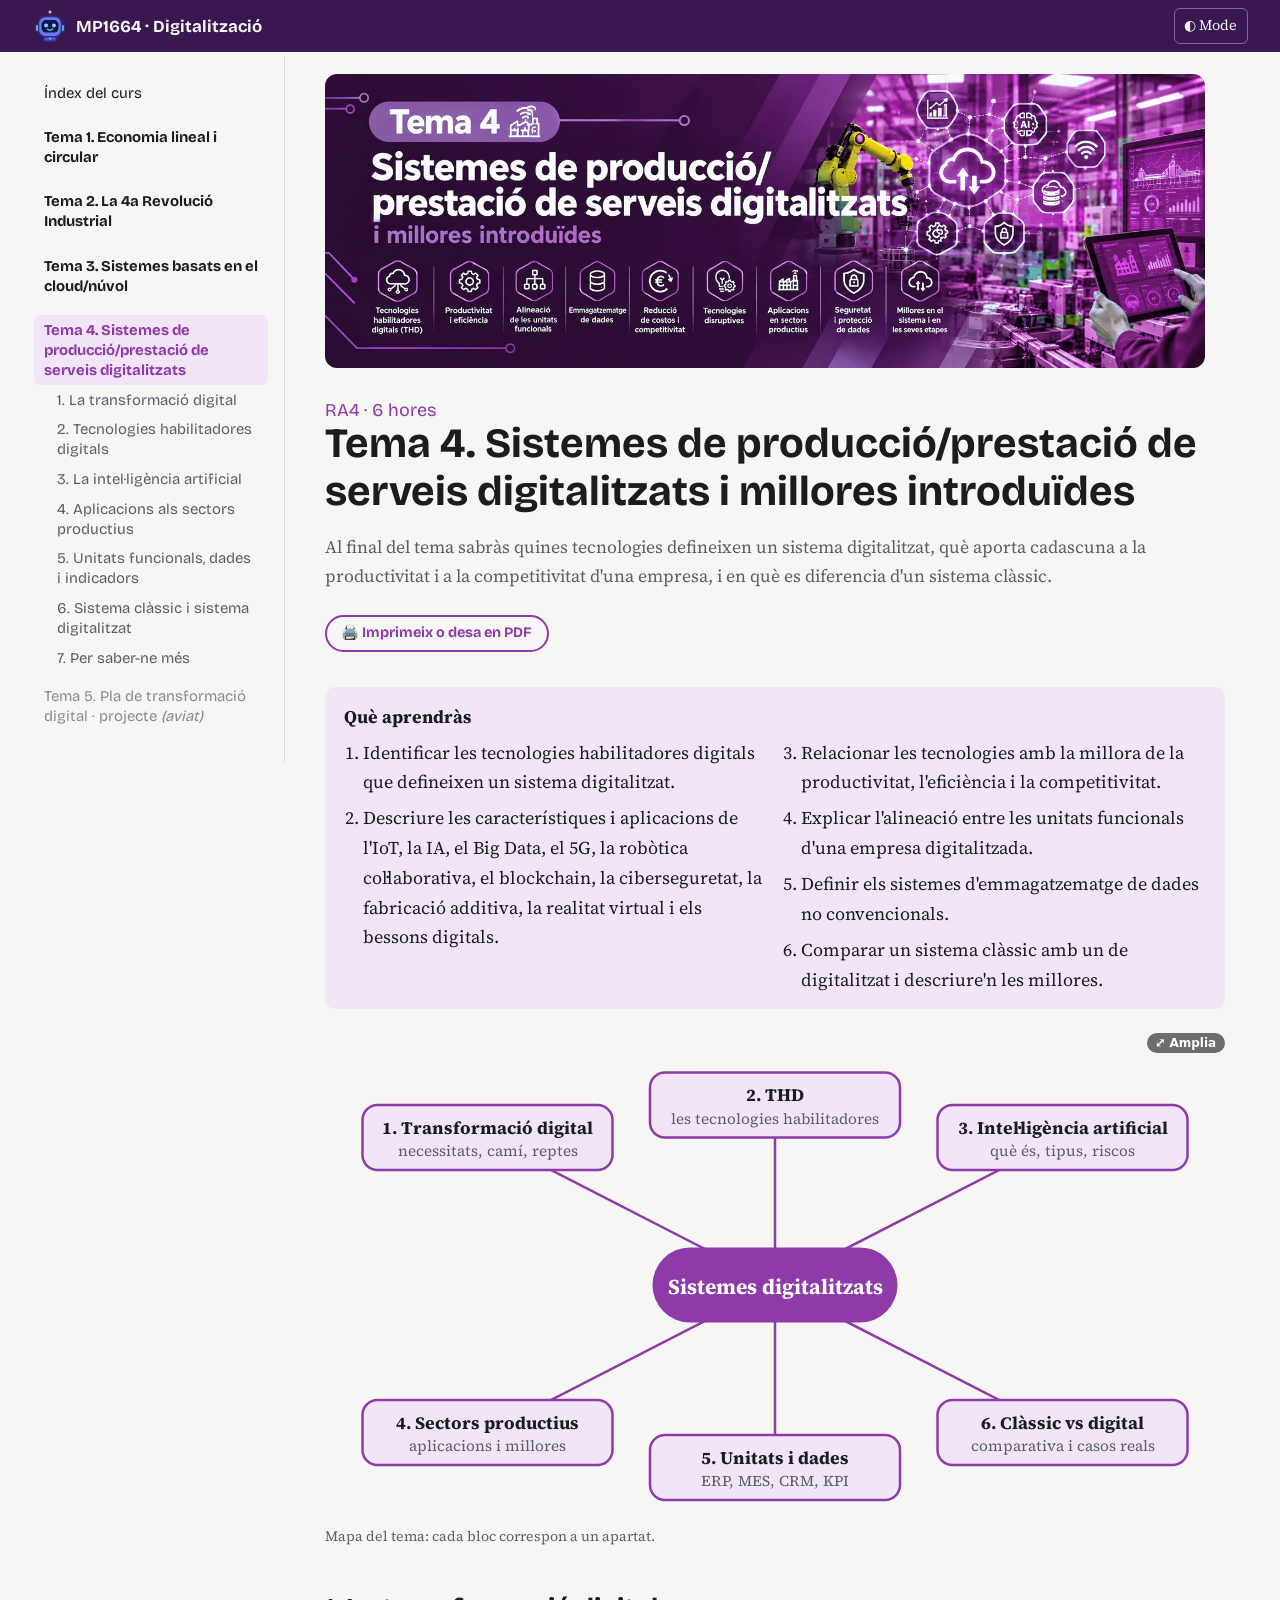
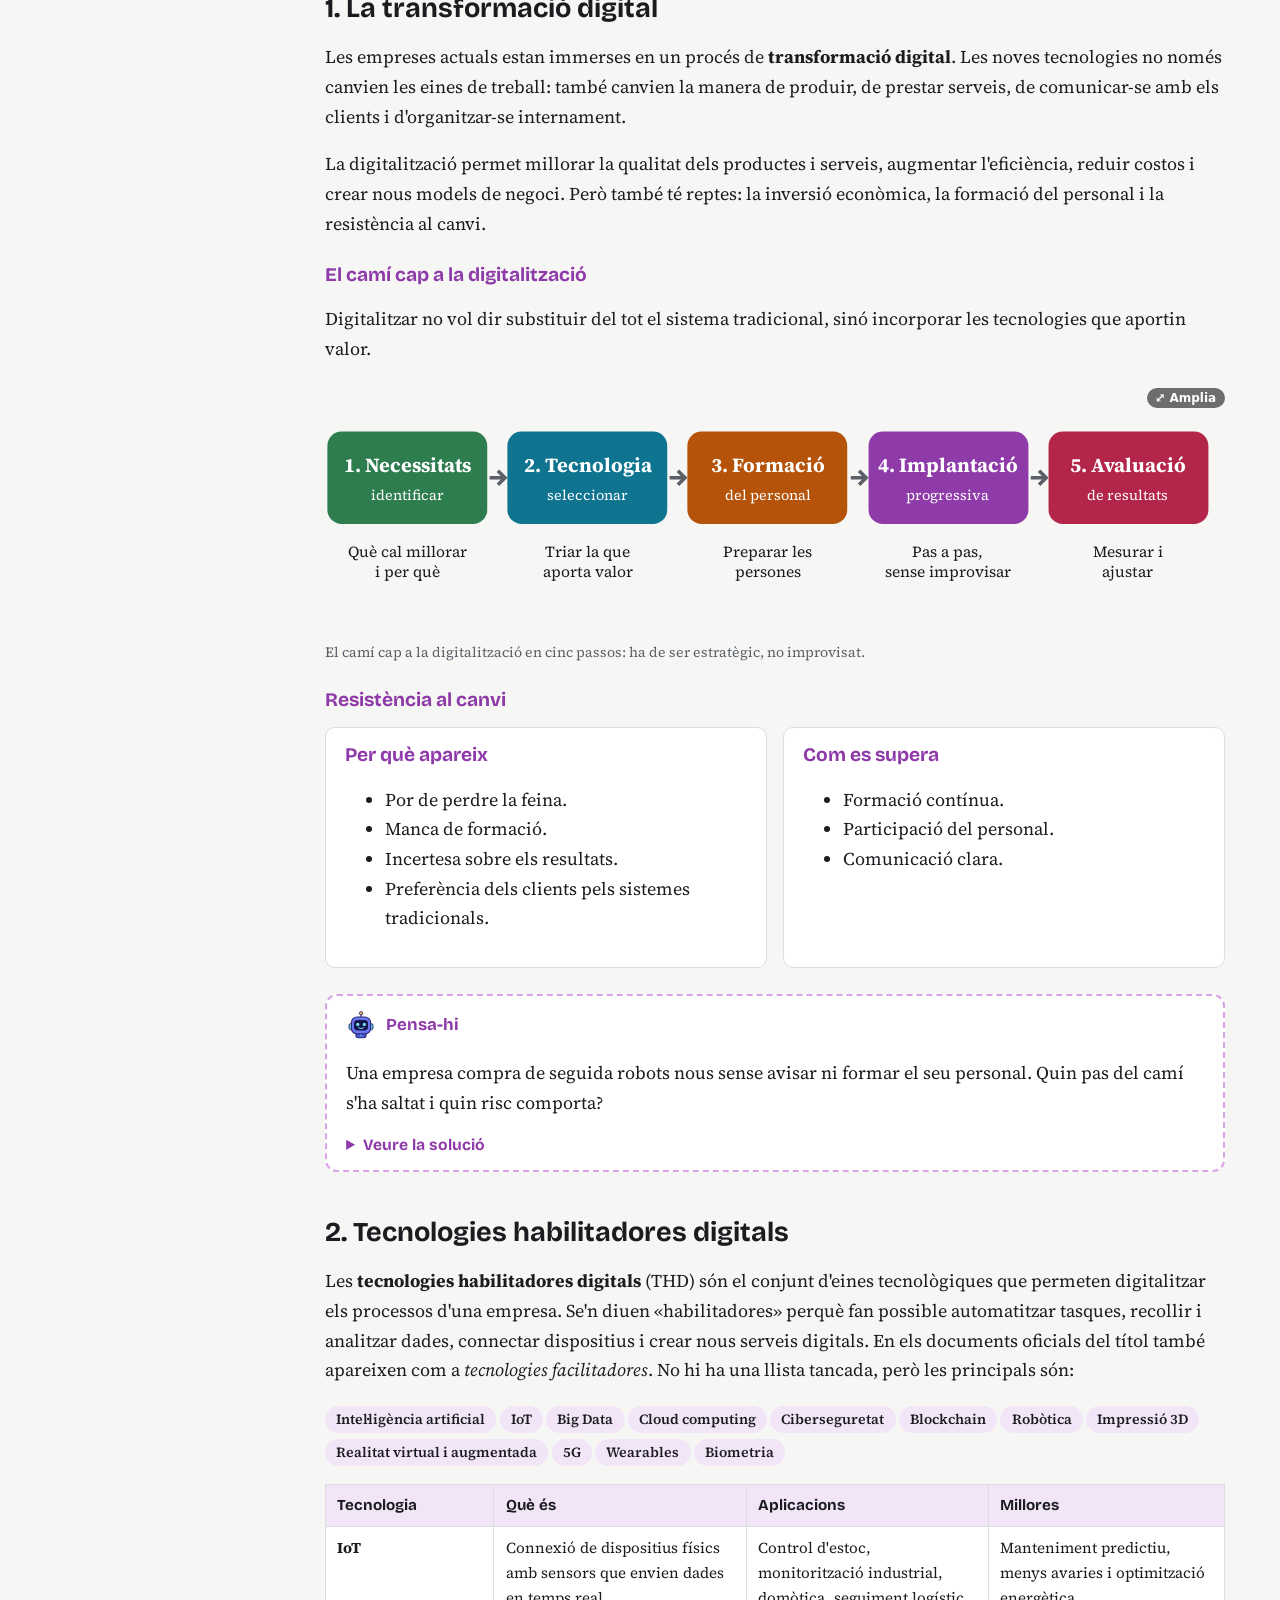
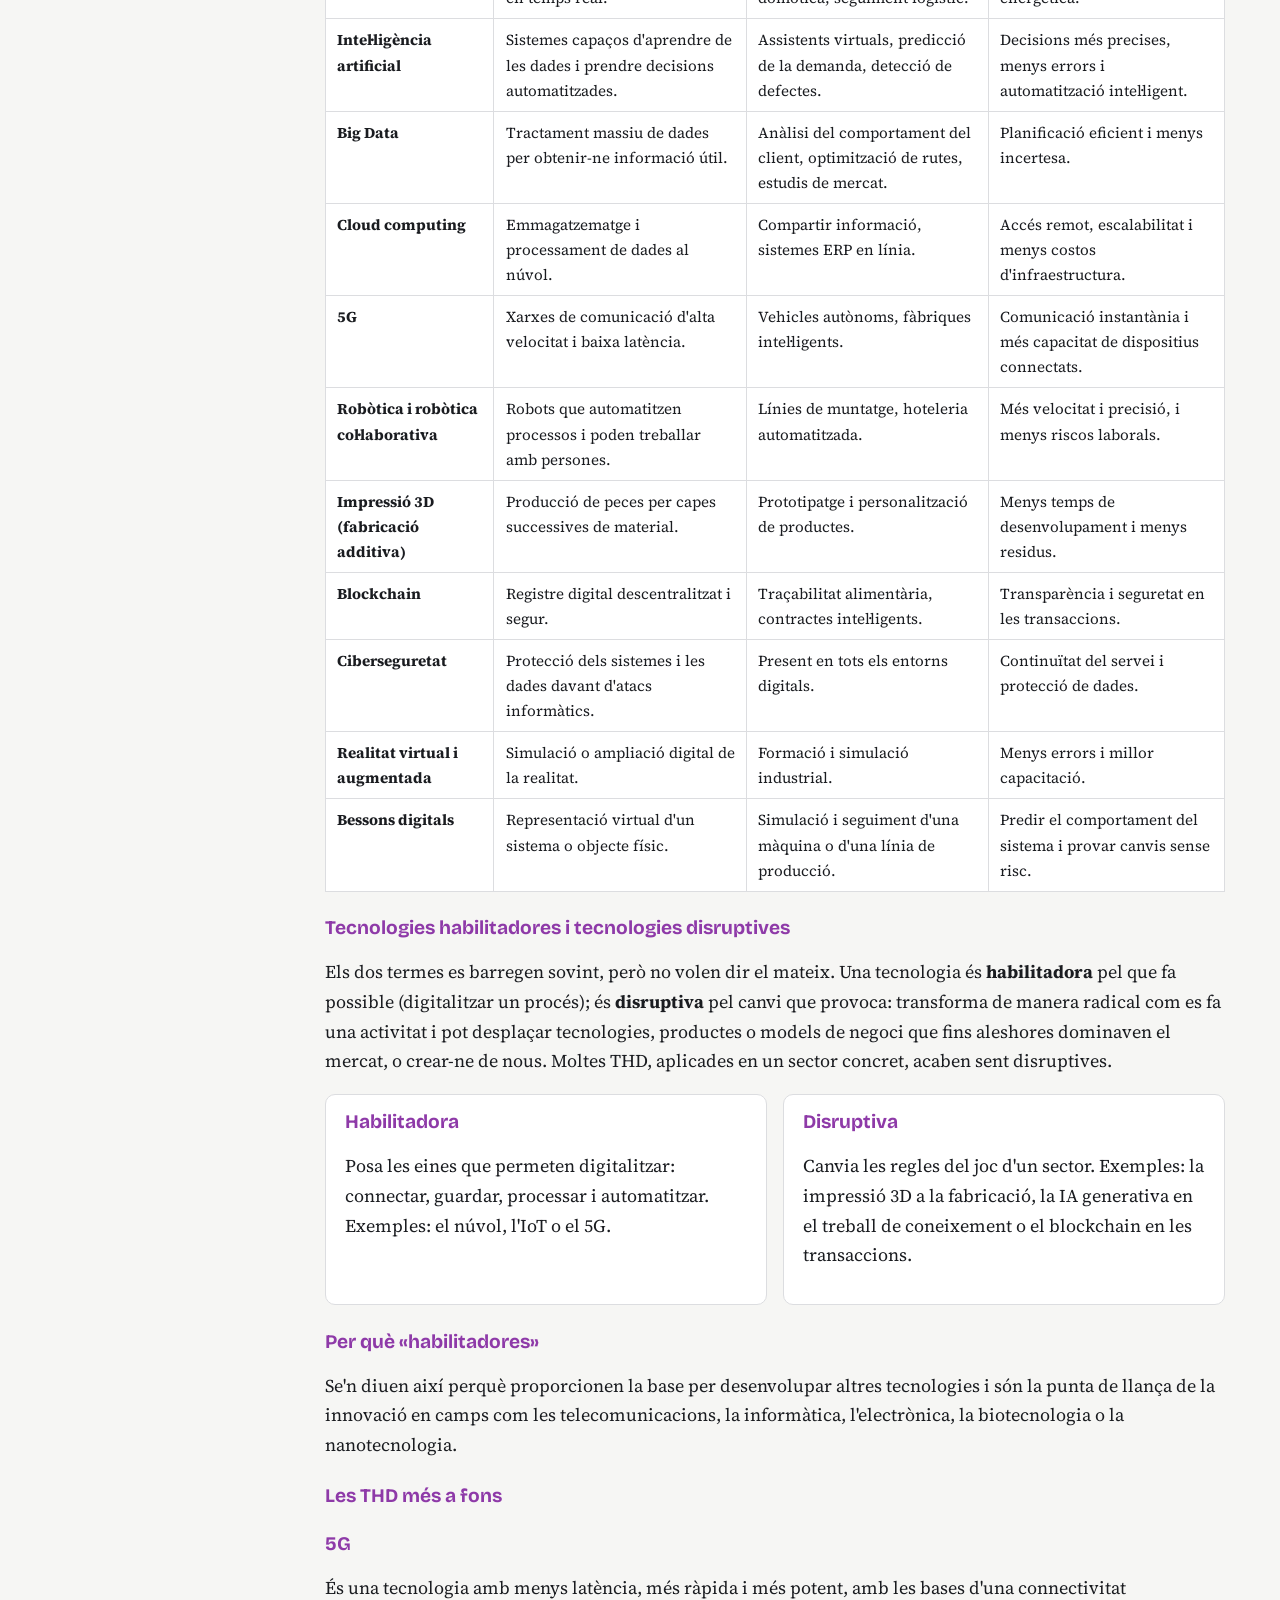
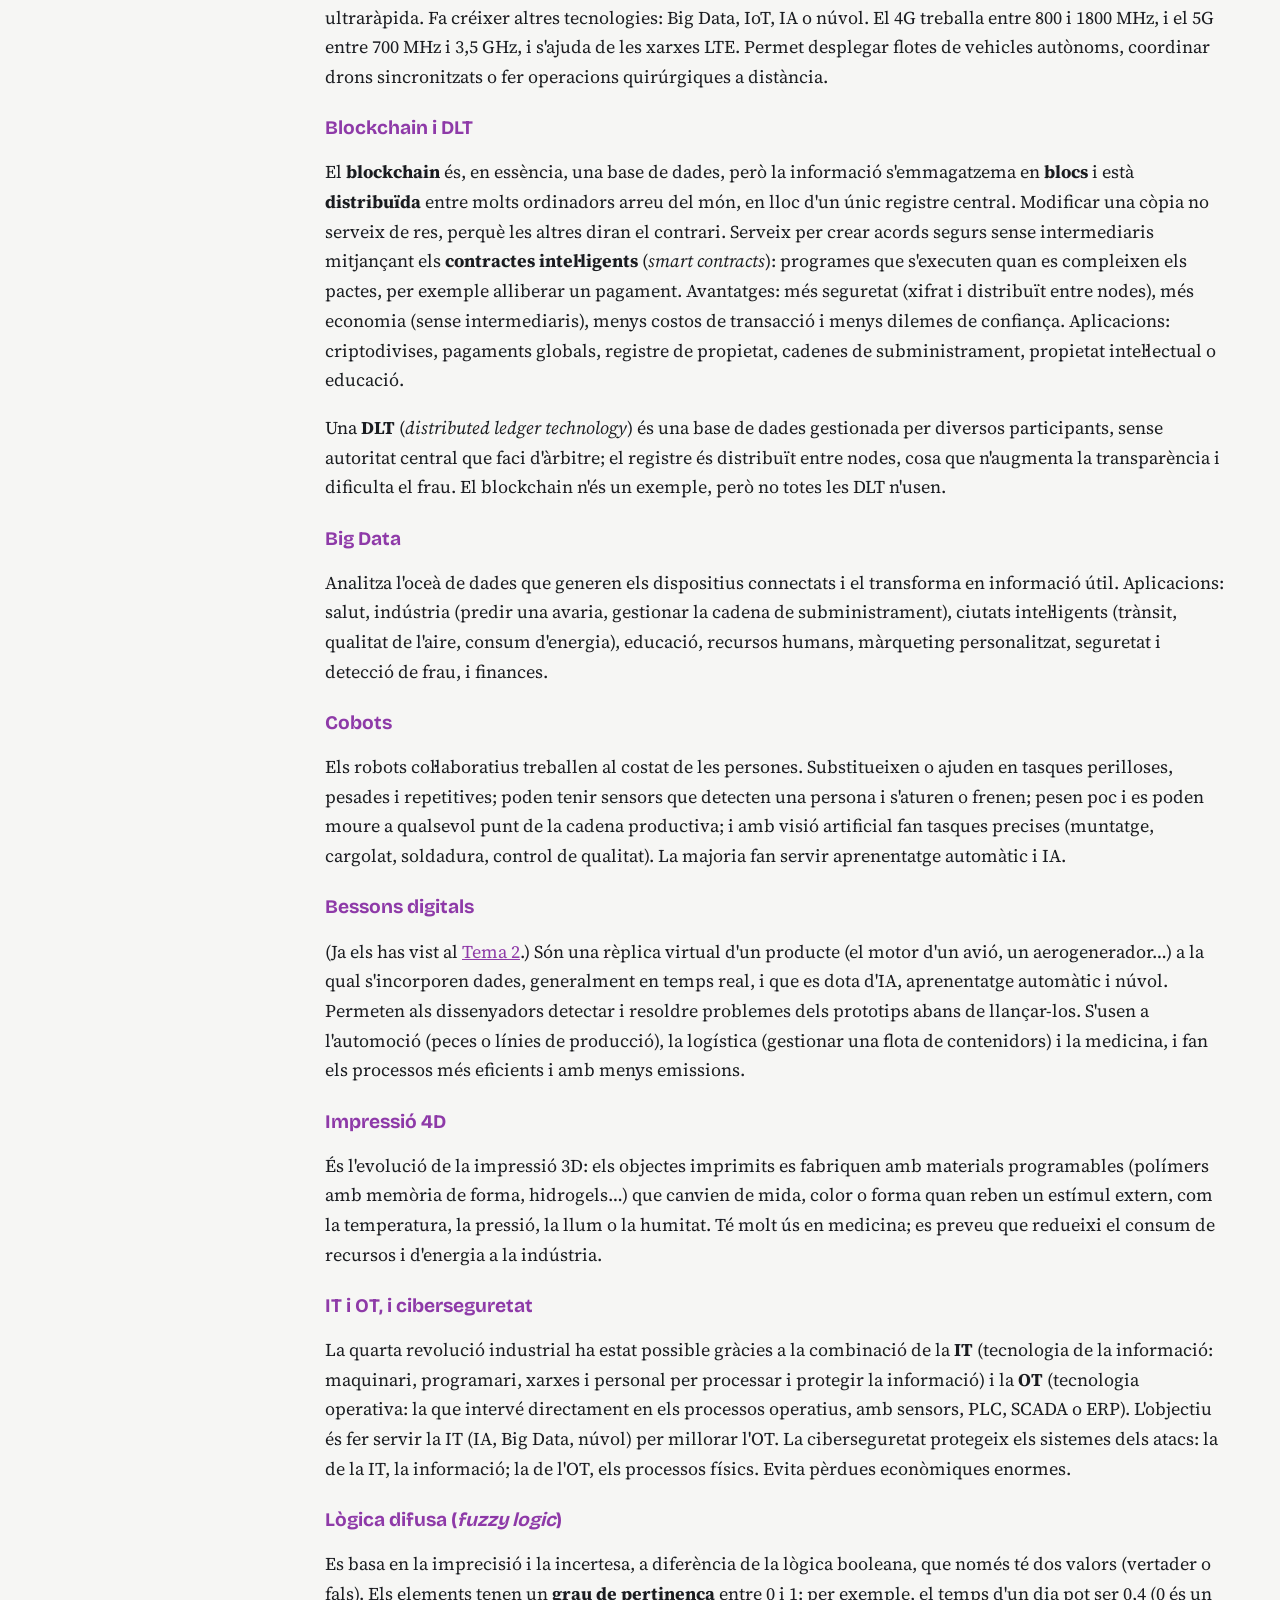
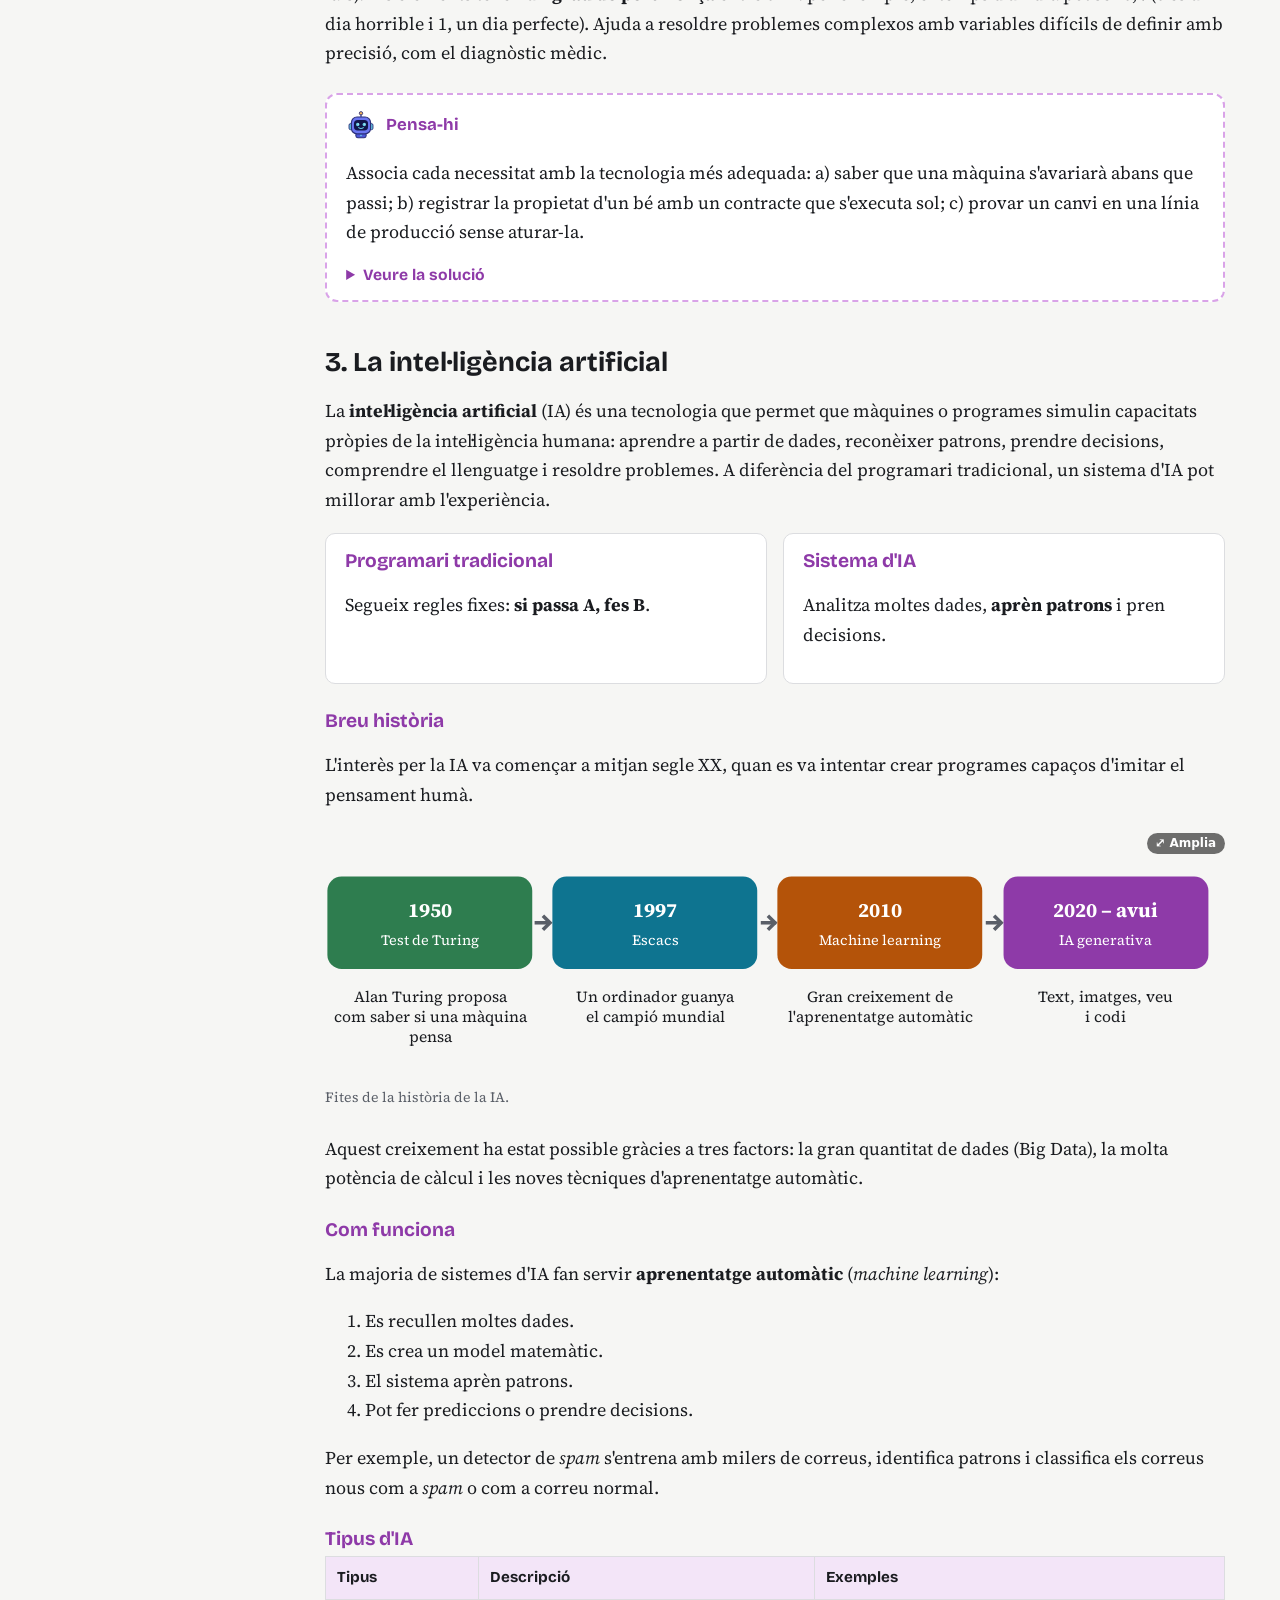
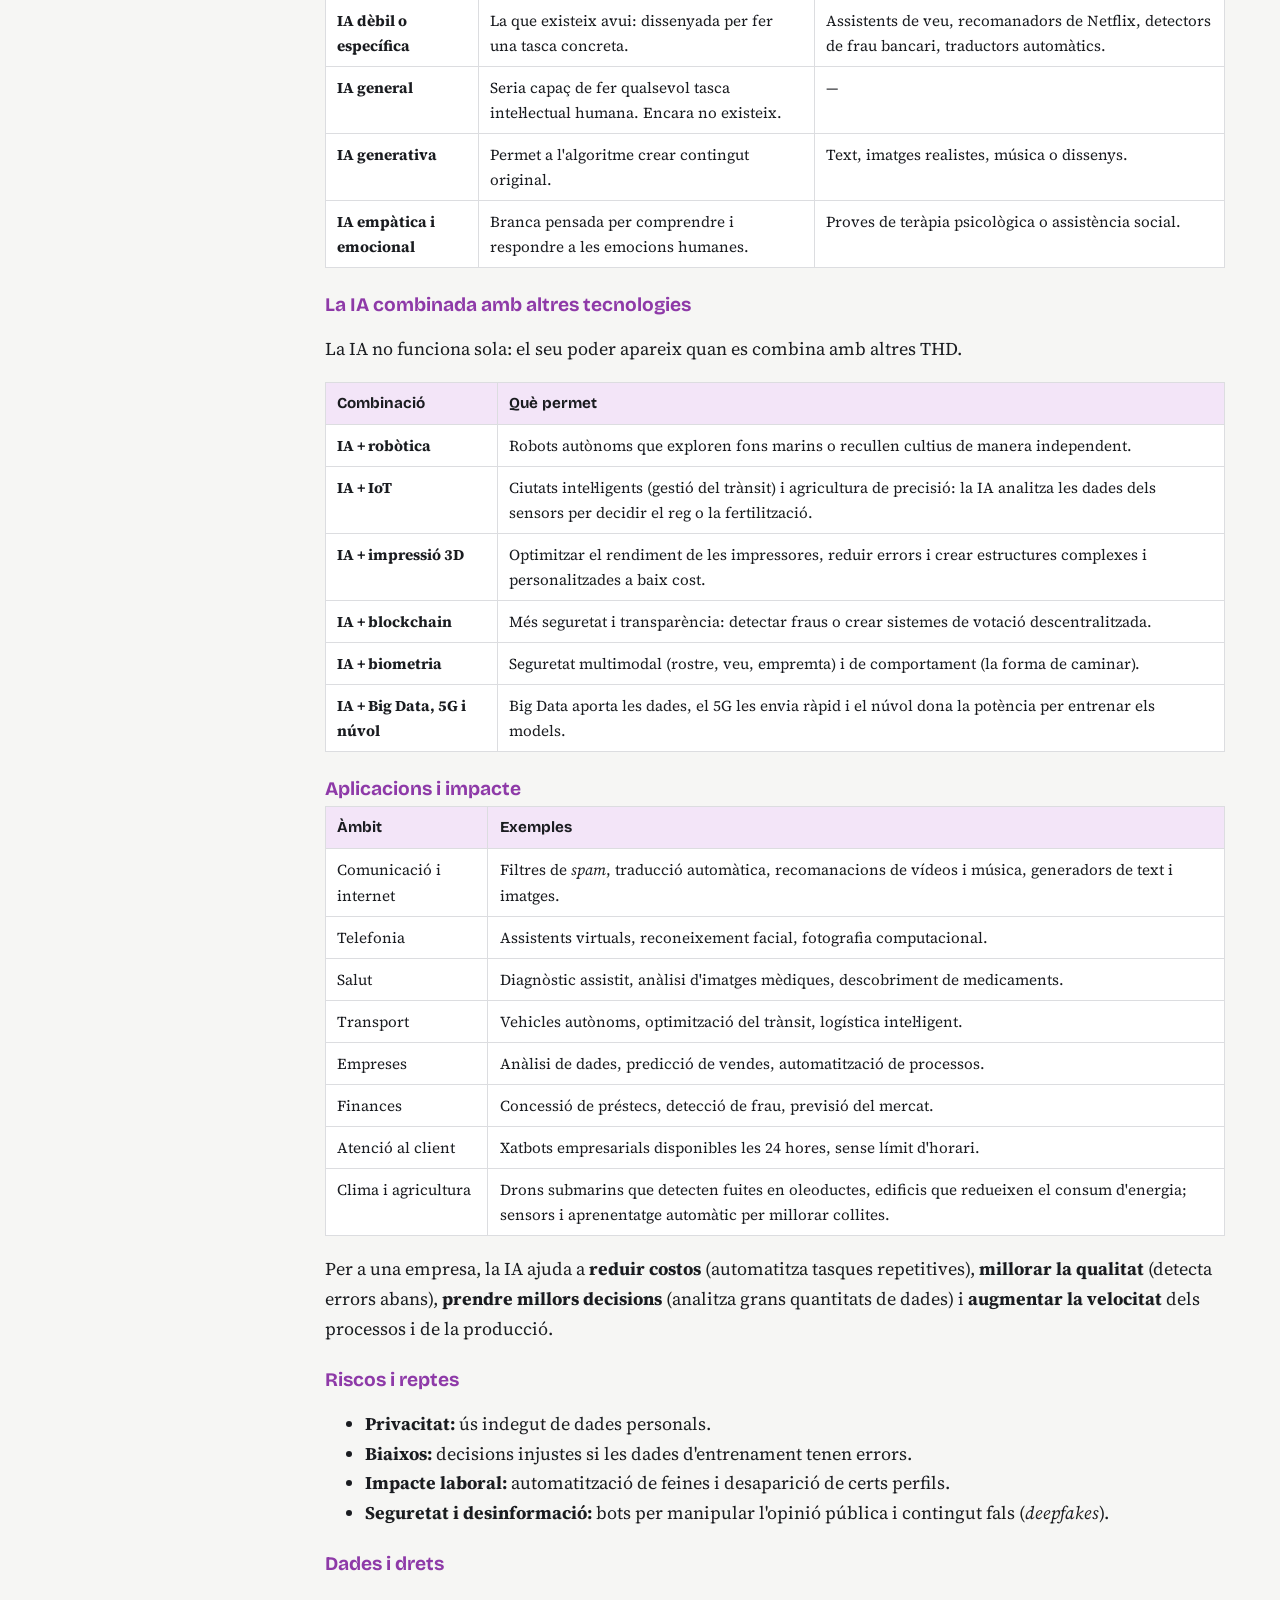
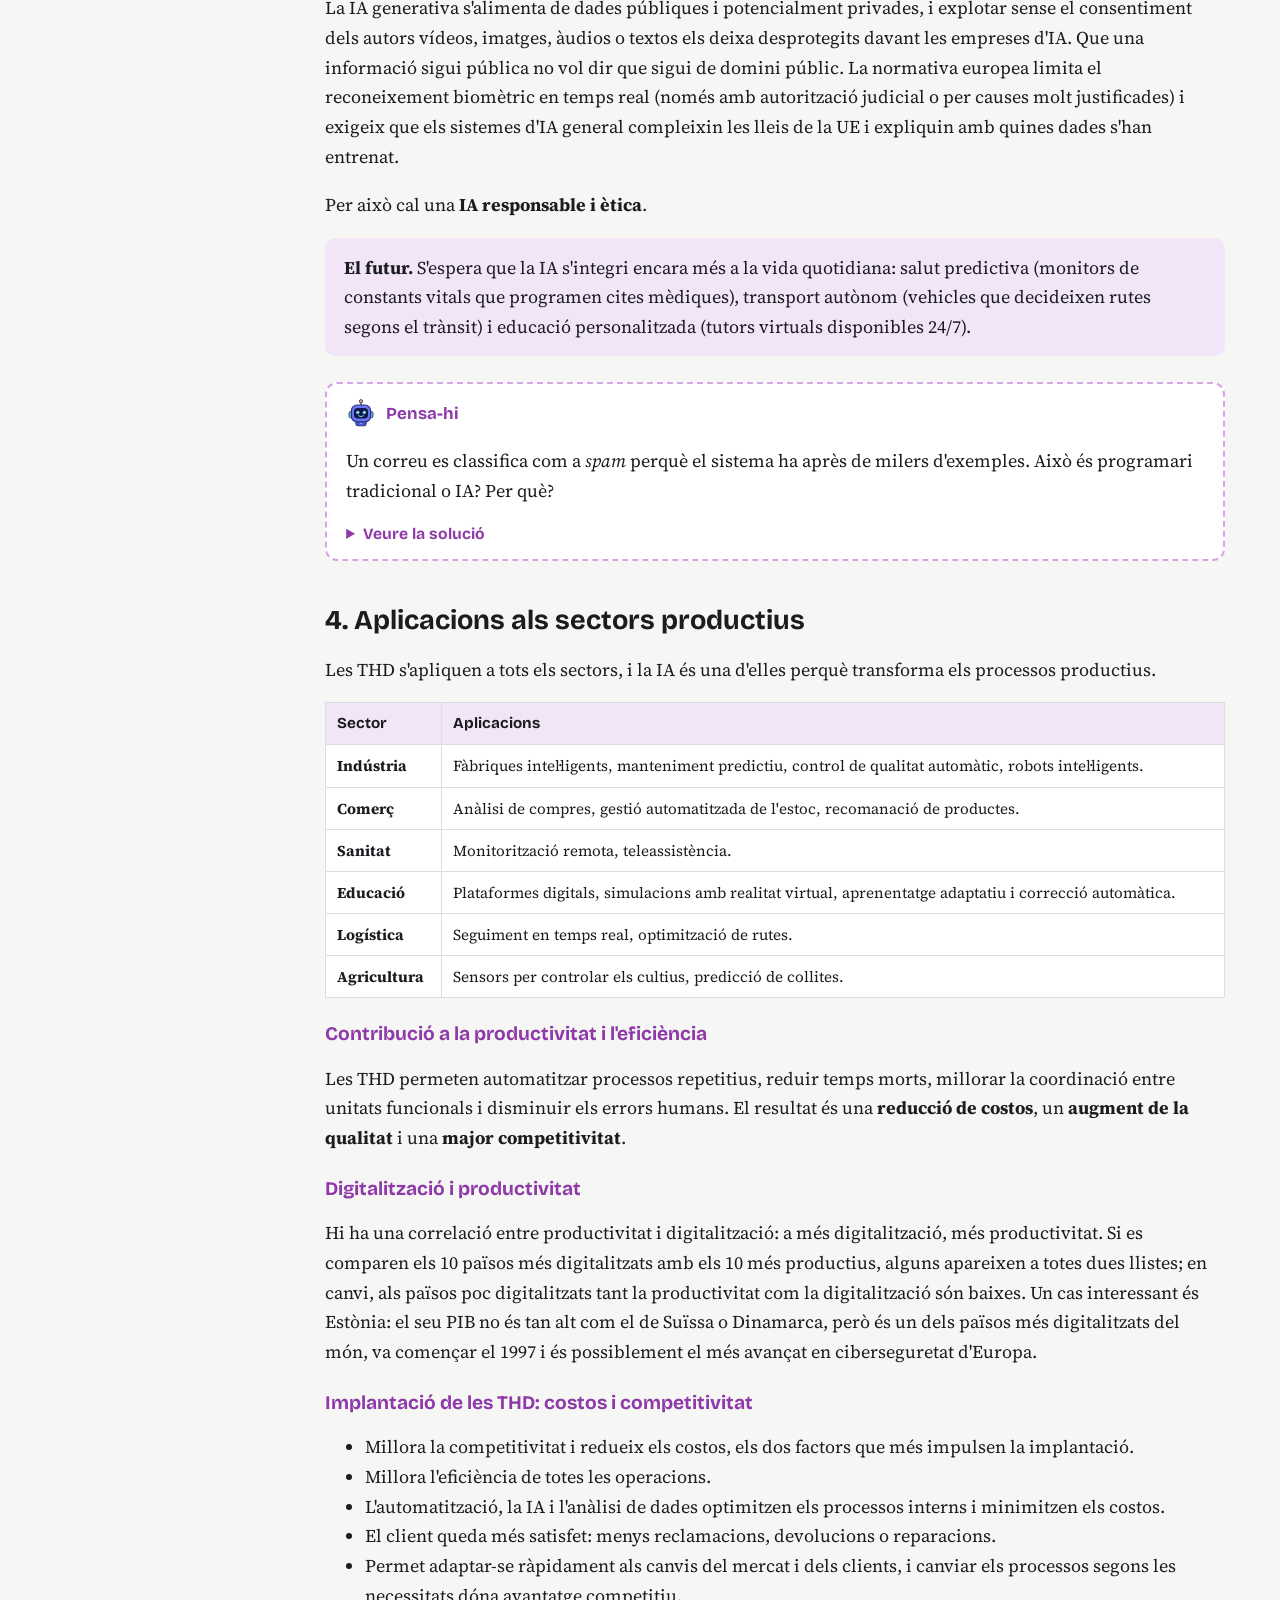
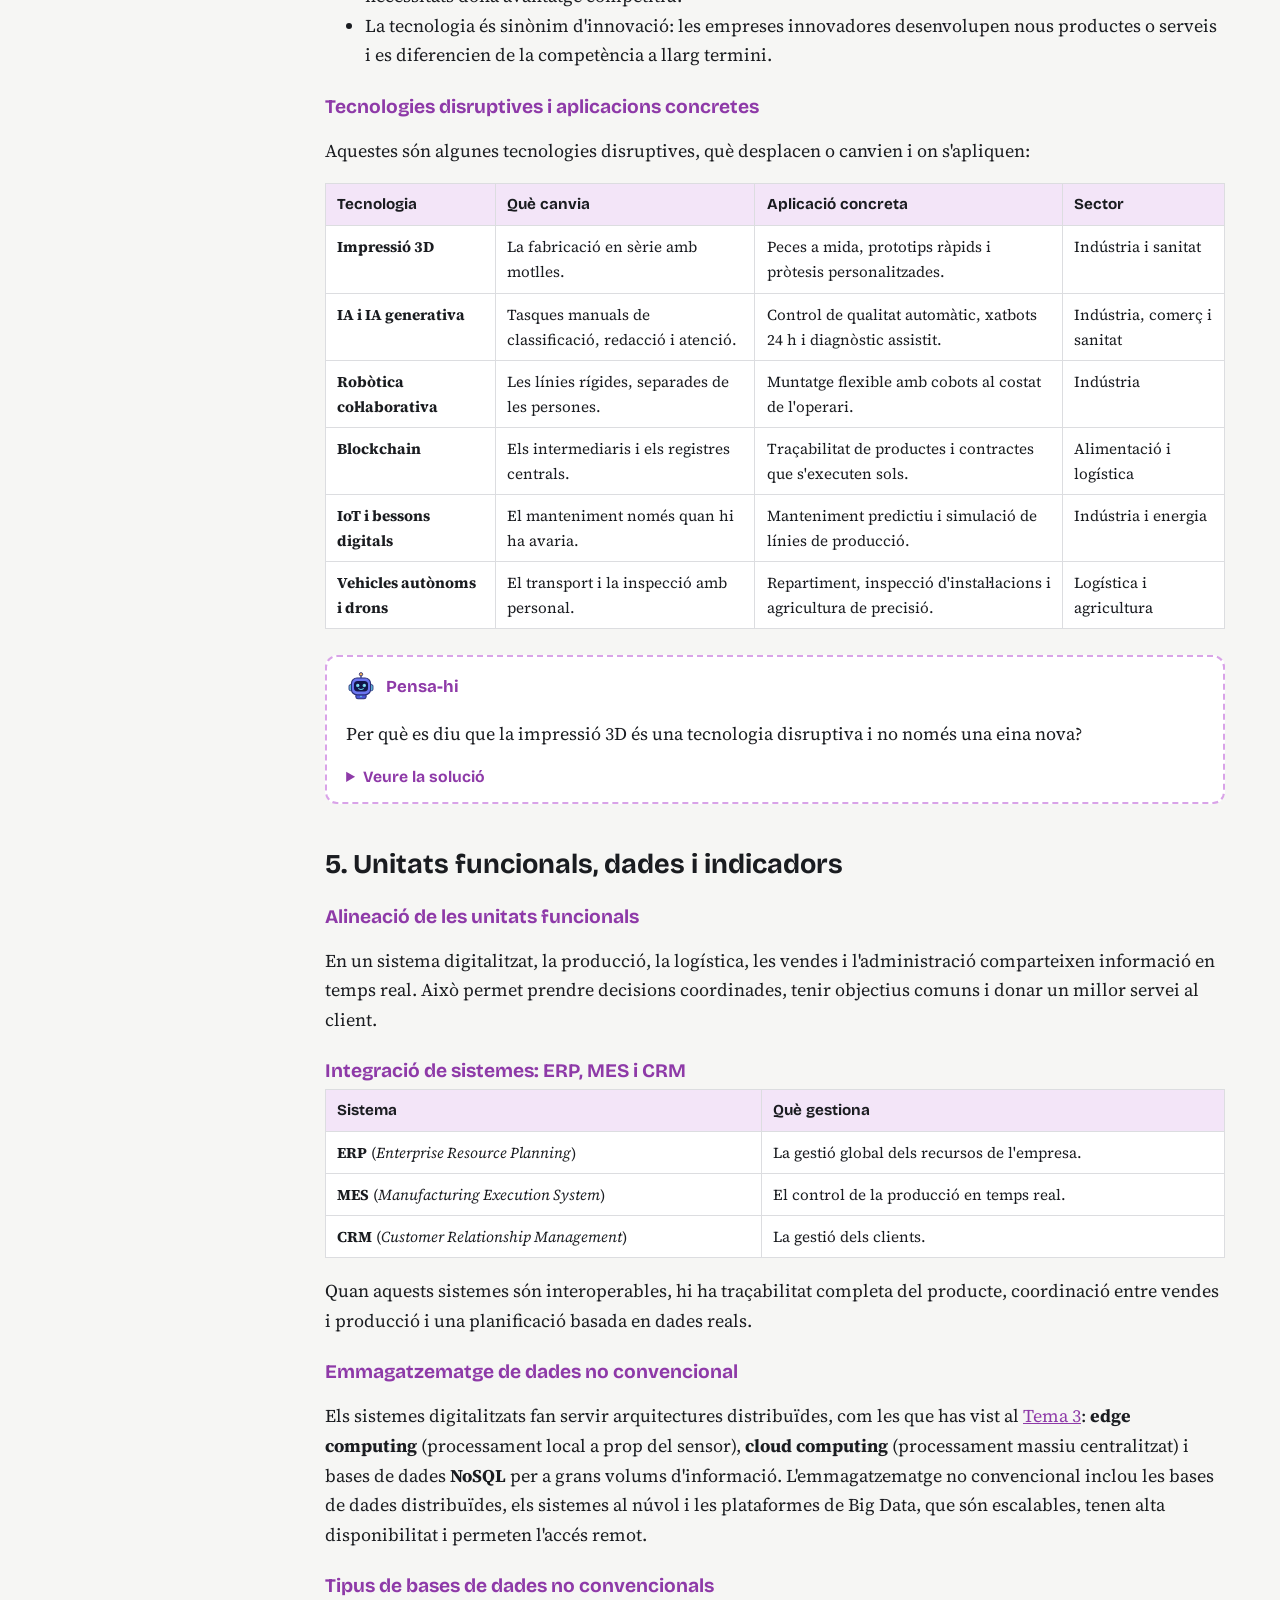
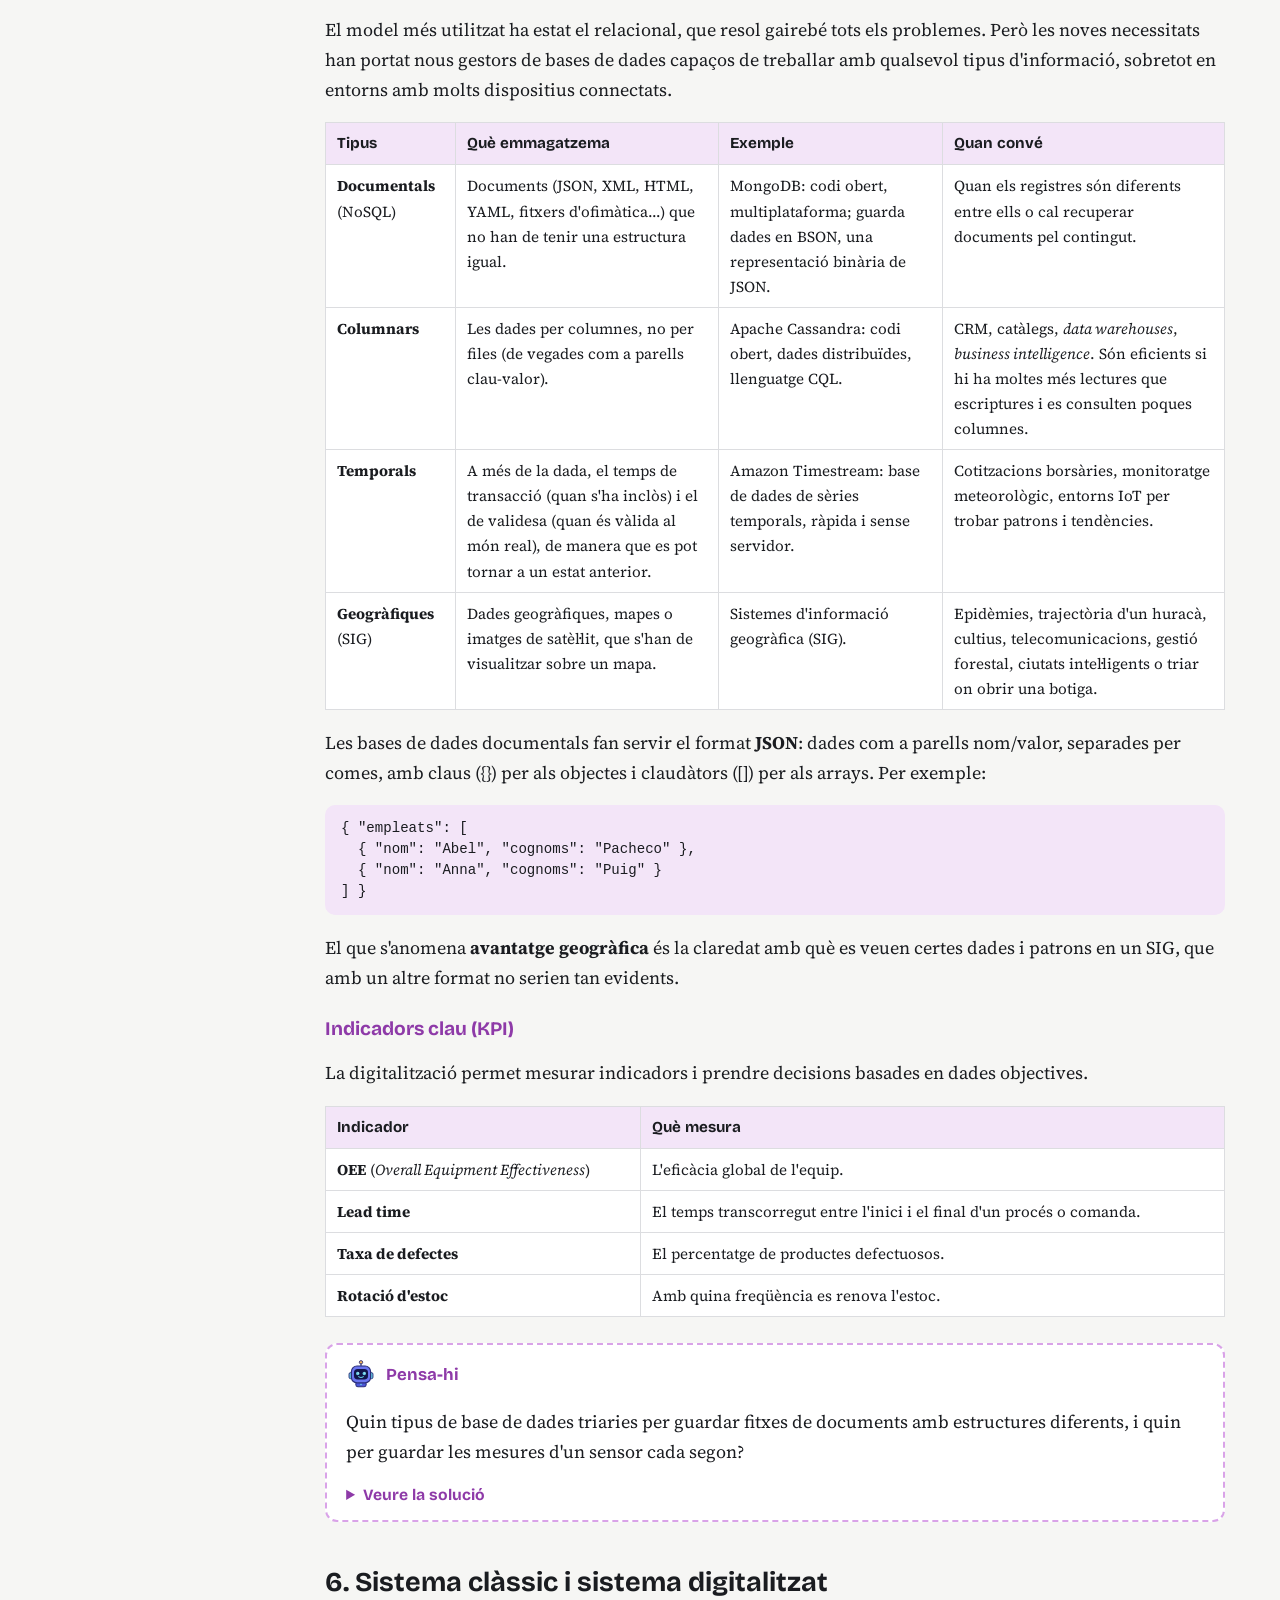
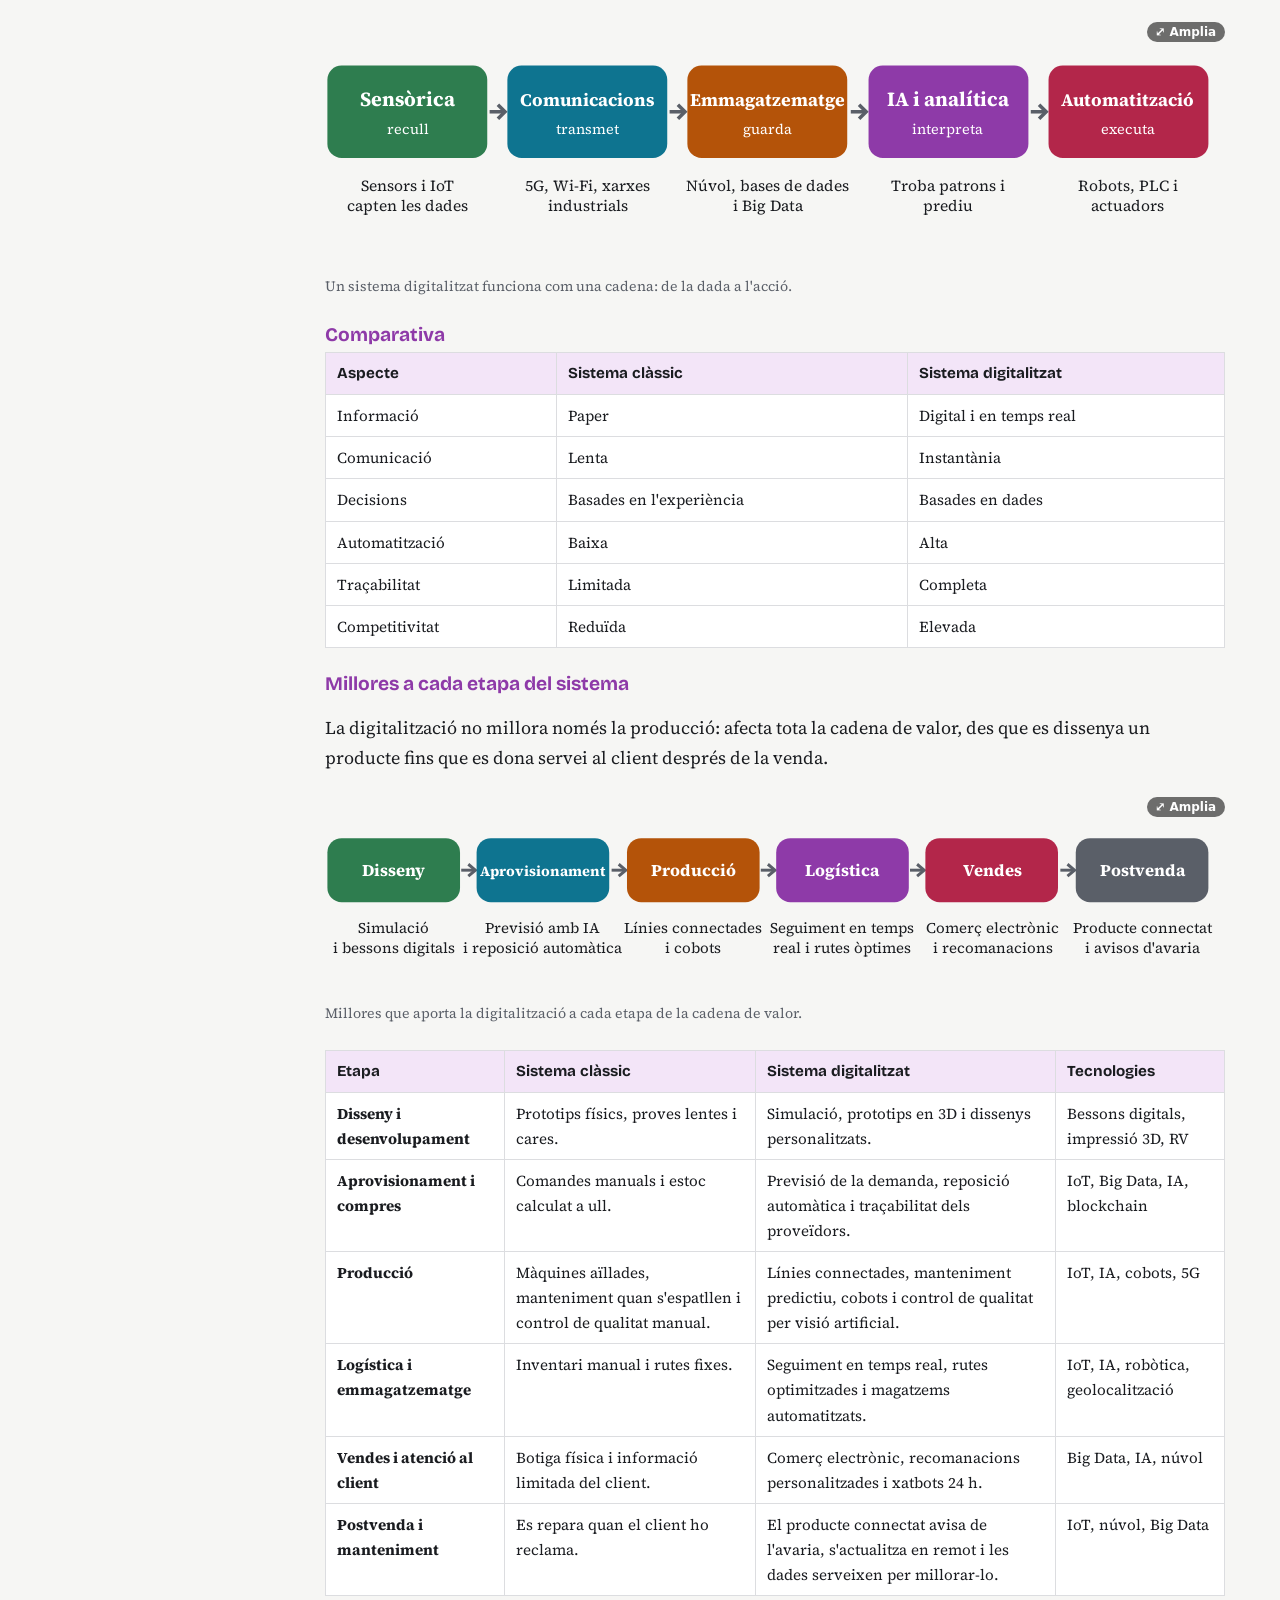
<file: tema-4/index.html>
<!DOCTYPE html>
<html lang="ca"><head><meta charset="utf-8">
<link rel="icon" href="../assets/img/bit.svg" type="image/svg+xml">
<meta name="viewport" content="width=device-width, initial-scale=1, viewport-fit=cover">
<title>Tema 4. Sistemes de producció/prestació de serveis digitalitzats i millores introduïdes | MP1664</title>
<link rel="stylesheet" href="https://fonts.googleapis.com/css2?family=Bricolage+Grotesque:wght@500;700&family=Source+Serif+4:wght@400;600&display=swap">
<link rel="stylesheet" href="../assets/css/estils.css">
</head>
<body class="ra4">
<svg width="0" height="0" style="position:absolute" aria-hidden="true"><symbol id="bit" viewBox="0 0 64 64">
<path d="M32 15V9" stroke="#2b2f7a" stroke-width="2.5" stroke-linecap="round"/><circle cx="32" cy="7" r="3.6" fill="#f2b45a" stroke="#2b2f7a" stroke-width="1.8"/>
<rect x="6.5" y="29" width="7" height="13" rx="3.2" fill="#67d0e6" stroke="#2b2f7a" stroke-width="2"/><rect x="50.5" y="29" width="7" height="13" rx="3.2" fill="#67d0e6" stroke="#2b2f7a" stroke-width="2"/>
<rect x="21" y="49" width="22" height="10" rx="4" fill="#4c57d8" stroke="#2b2f7a" stroke-width="2.2"/><circle cx="32" cy="54" r="1.8" fill="#67d0e6"/>
<rect x="11.5" y="15" width="41" height="36" rx="12" fill="#6b76f0" stroke="#2b2f7a" stroke-width="2.5"/>
<rect x="17" y="21.5" width="30" height="22" rx="8" fill="#12154a"/>
<circle cx="25" cy="31" r="3.6" fill="#67d0e6"/><circle cx="39" cy="31" r="3.6" fill="#67d0e6"/><circle cx="26.2" cy="29.8" r="1.1" fill="#fff"/><circle cx="40.2" cy="29.8" r="1.1" fill="#fff"/>
<path d="M27 37.5q5 4 10 0" stroke="#67d0e6" stroke-width="2.2" fill="none" stroke-linecap="round"/>
</symbol></svg>
<header class="top">
<button id="mb" aria-label="Obre o tanca el menú">☰</button>
<a class="brand" href="../"><svg width="36" height="36" role="img" aria-label="Bit, la mascota del mòdul"><use href="#bit"/></svg>MP1664 · Digitalització</a>
<button id="th" aria-label="Canvia el mode clar o fosc">◐ Mode</button>
</header>
<div class="shell">
<aside id="side" aria-label="Navegació del curs">
<a href="../">Índex del curs</a>
<a class="t" href="../tema-1/">Tema 1. Economia lineal i circular</a>
<a class="t" href="../tema-2/">Tema 2. La 4a Revolució Industrial</a>
<a class="t" href="../tema-3/">Tema 3. Sistemes basats en el cloud/núvol</a>
<a class="t" href="../tema-4/" aria-current="page">Tema 4. Sistemes de producció/prestació de serveis digitalitzats</a><div class="sub"><a href="../tema-4/#s1">1. La transformació digital</a><a href="../tema-4/#s2">2. Tecnologies habilitadores digitals</a><a href="../tema-4/#s3">3. La intel·ligència artificial</a><a href="../tema-4/#s4">4. Aplicacions als sectors productius</a><a href="../tema-4/#s5">5. Unitats funcionals, dades i indicadors</a><a href="../tema-4/#s6">6. Sistema clàssic i sistema digitalitzat</a><a href="../tema-4/#s7">7. Per saber-ne més</a></div>
<div class="soon">Tema 5. Pla de transformació digital · projecte <i>(aviat)</i></div>
</aside>
<main><img class="banner" src="../assets/img/banner-tema-4.webp" width="1600" height="533" alt="Banner del Tema 4, Sistemes de producció i prestació de serveis digitalitzats i millores introduïdes, amb les tecnologies habilitadores digitals">
<article class="pad">
<p class="sans" style="margin:0;color:var(--g)">RA4 · 6 hores</p>
<h1>Tema 4. Sistemes de producció/prestació de serveis digitalitzats i millores introduïdes</h1>
<p class="lead">Al final del tema sabràs quines tecnologies defineixen un sistema digitalitzat, què aporta cadascuna a la productivitat i a la competitivitat d'una empresa, i en què es diferencia d'un sistema clàssic.</p>
<div class="box"><b>Què aprendràs</b>
<ol class="rs" style="margin:.4rem 0 0"><li>Identificar les tecnologies habilitadores digitals que defineixen un sistema digitalitzat.</li><li>Descriure les característiques i aplicacions de l'IoT, la IA, el Big Data, el 5G, la robòtica col·laborativa, el blockchain, la ciberseguretat, la fabricació additiva, la realitat virtual i els bessons digitals.</li><li>Relacionar les tecnologies amb la millora de la productivitat, l'eficiència i la competitivitat.</li><li>Explicar l'alineació entre les unitats funcionals d'una empresa digitalitzada.</li><li>Definir els sistemes d'emmagatzematge de dades no convencionals.</li><li>Comparar un sistema clàssic amb un de digitalitzat i descriure'n les millores.</li></ol></div>
<figure><svg viewBox="0 0 720 360" role="img" aria-label="Mapa conceptual del tema: sistemes digitalitzats al centre, connectats amb sis blocs: transformació digital, tecnologies habilitadores, intel·ligència artificial, sectors productius, unitats funcionals i dades, i comparativa entre sistema clàssic i digitalitzat" style="width:100%;height:auto"><g style="stroke:var(--g);stroke-width:2" fill="none"><path d="M360 180L130 62"/><path d="M360 180L360 36"/><path d="M360 180L590 62"/><path d="M360 180L130 298"/><path d="M360 180L360 326"/><path d="M360 180L590 298"/></g><rect x="262" y="150" width="196" height="60" rx="30" style="fill:var(--g)"/><text x="360" y="187" text-anchor="middle" font-size="17" font-weight="700" fill="#fff">Sistemes digitalitzats</text><rect x="30" y="36" width="200" height="52" rx="12" style="fill:var(--hl);stroke:var(--g)" stroke-width="2"/><text x="130" y="59" text-anchor="middle" font-size="14" font-weight="700" style="fill:var(--ink)">1. Transformació digital</text><text x="130" y="77" text-anchor="middle" font-size="12" style="fill:var(--mute)">necessitats, camí, reptes</text><rect x="260" y="10" width="200" height="52" rx="12" style="fill:var(--hl);stroke:var(--g)" stroke-width="2"/><text x="360" y="33" text-anchor="middle" font-size="14" font-weight="700" style="fill:var(--ink)">2. THD</text><text x="360" y="51" text-anchor="middle" font-size="12" style="fill:var(--mute)">les tecnologies habilitadores</text><rect x="490" y="36" width="200" height="52" rx="12" style="fill:var(--hl);stroke:var(--g)" stroke-width="2"/><text x="590" y="59" text-anchor="middle" font-size="14" font-weight="700" style="fill:var(--ink)">3. Intel·ligència artificial</text><text x="590" y="77" text-anchor="middle" font-size="12" style="fill:var(--mute)">què és, tipus, riscos</text><rect x="30" y="272" width="200" height="52" rx="12" style="fill:var(--hl);stroke:var(--g)" stroke-width="2"/><text x="130" y="295" text-anchor="middle" font-size="14" font-weight="700" style="fill:var(--ink)">4. Sectors productius</text><text x="130" y="313" text-anchor="middle" font-size="12" style="fill:var(--mute)">aplicacions i millores</text><rect x="260" y="300" width="200" height="52" rx="12" style="fill:var(--hl);stroke:var(--g)" stroke-width="2"/><text x="360" y="323" text-anchor="middle" font-size="14" font-weight="700" style="fill:var(--ink)">5. Unitats i dades</text><text x="360" y="341" text-anchor="middle" font-size="12" style="fill:var(--mute)">ERP, MES, CRM, KPI</text><rect x="490" y="272" width="200" height="52" rx="12" style="fill:var(--hl);stroke:var(--g)" stroke-width="2"/><text x="590" y="295" text-anchor="middle" font-size="14" font-weight="700" style="fill:var(--ink)">6. Clàssic vs digital</text><text x="590" y="313" text-anchor="middle" font-size="12" style="fill:var(--mute)">comparativa i casos reals</text></svg><figcaption>Mapa del tema: cada bloc correspon a un apartat.</figcaption></figure>

<h2 id="s1">1. La transformació digital</h2>
<p>Les empreses actuals estan immerses en un procés de <b>transformació digital</b>. Les noves tecnologies no només canvien les eines de treball: també canvien la manera de produir, de prestar serveis, de comunicar-se amb els clients i d'organitzar-se internament.</p>
<p>La digitalització permet millorar la qualitat dels productes i serveis, augmentar l'eficiència, reduir costos i crear nous models de negoci. Però també té reptes: la inversió econòmica, la formació del personal i la resistència al canvi.</p>
<h3>El camí cap a la digitalització</h3>
<p>Digitalitzar no vol dir substituir del tot el sistema tradicional, sinó incorporar les tecnologies que aportin valor.</p>
<figure><svg viewBox="0 0 760 178" role="img" aria-label="Camí cap a la digitalització en cinc passos: necessitats, tecnologia, formació, implantació progressiva i avaluació" style="width:100%;height:auto"><rect x="2" y="14" width="135" height="78" rx="12" style="fill:var(--c1)"/><text x="70" y="48" text-anchor="middle" font-size="17" font-weight="700" fill="#fff">1. Necessitats</text><text x="70" y="72" text-anchor="middle" font-size="12" fill="#fff">identificar</text><text x="70" y="120" text-anchor="middle" font-size="13" style="fill:var(--ink)">Què cal millorar</text><text x="70" y="137" text-anchor="middle" font-size="13" style="fill:var(--ink)">i per què</text><path d="M139 53h13" style="stroke:var(--mute)" stroke-width="3"/><path d="M146 47l6 6-6 6" style="stroke:var(--mute)" stroke-width="3" fill="none"/><rect x="154" y="14" width="135" height="78" rx="12" style="fill:var(--c2)"/><text x="222" y="48" text-anchor="middle" font-size="17" font-weight="700" fill="#fff">2. Tecnologia</text><text x="222" y="72" text-anchor="middle" font-size="12" fill="#fff">seleccionar</text><text x="222" y="120" text-anchor="middle" font-size="13" style="fill:var(--ink)">Triar la que</text><text x="222" y="137" text-anchor="middle" font-size="13" style="fill:var(--ink)">aporta valor</text><path d="M291 53h13" style="stroke:var(--mute)" stroke-width="3"/><path d="M298 47l6 6-6 6" style="stroke:var(--mute)" stroke-width="3" fill="none"/><rect x="306" y="14" width="135" height="78" rx="12" style="fill:var(--c3)"/><text x="374" y="48" text-anchor="middle" font-size="17" font-weight="700" fill="#fff">3. Formació</text><text x="374" y="72" text-anchor="middle" font-size="12" fill="#fff">del personal</text><text x="374" y="120" text-anchor="middle" font-size="13" style="fill:var(--ink)">Preparar les</text><text x="374" y="137" text-anchor="middle" font-size="13" style="fill:var(--ink)">persones</text><path d="M444 53h13" style="stroke:var(--mute)" stroke-width="3"/><path d="M451 47l6 6-6 6" style="stroke:var(--mute)" stroke-width="3" fill="none"/><rect x="459" y="14" width="135" height="78" rx="12" style="fill:var(--c4)"/><text x="526" y="48" text-anchor="middle" font-size="17" font-weight="700" fill="#fff">4. Implantació</text><text x="526" y="72" text-anchor="middle" font-size="12" fill="#fff">progressiva</text><text x="526" y="120" text-anchor="middle" font-size="13" style="fill:var(--ink)">Pas a pas,</text><text x="526" y="137" text-anchor="middle" font-size="13" style="fill:var(--ink)">sense improvisar</text><path d="M596 53h13" style="stroke:var(--mute)" stroke-width="3"/><path d="M603 47l6 6-6 6" style="stroke:var(--mute)" stroke-width="3" fill="none"/><rect x="611" y="14" width="135" height="78" rx="12" style="fill:var(--c5)"/><text x="678" y="48" text-anchor="middle" font-size="17" font-weight="700" fill="#fff">5. Avaluació</text><text x="678" y="72" text-anchor="middle" font-size="12" fill="#fff">de resultats</text><text x="678" y="120" text-anchor="middle" font-size="13" style="fill:var(--ink)">Mesurar i</text><text x="678" y="137" text-anchor="middle" font-size="13" style="fill:var(--ink)">ajustar</text></svg><figcaption>El camí cap a la digitalització en cinc passos: ha de ser estratègic, no improvisat.</figcaption></figure>

<h3>Resistència al canvi</h3>
<div class="cmp"><div><h3>Per què apareix</h3><ul><li>Por de perdre la feina.</li><li>Manca de formació.</li><li>Incertesa sobre els resultats.</li><li>Preferència dels clients pels sistemes tradicionals.</li></ul></div><div><h3>Com es supera</h3><ul><li>Formació contínua.</li><li>Participació del personal.</li><li>Comunicació clara.</li></ul></div></div>
<div class="ex"><div class="h"><svg width="30" height="30" aria-hidden="true"><use href="#bit"/></svg>Pensa-hi</div>
<p>Una empresa compra de seguida robots nous sense avisar ni formar el seu personal. Quin pas del camí s'ha saltat i quin risc comporta?</p>
<details><summary>Veure la solució</summary><div>S'ha saltat la formació del personal (i probablement l'anàlisi de necessitats). El risc és la resistència al canvi, una mala implantació i que la inversió no doni els resultats esperats.</div></details></div>

<h2 id="s2">2. Tecnologies habilitadores digitals</h2>
<p>Les <b>tecnologies habilitadores digitals</b> (THD) són el conjunt d'eines tecnològiques que permeten digitalitzar els processos d'una empresa. Se'n diuen «habilitadores» perquè fan possible automatitzar tasques, recollir i analitzar dades, connectar dispositius i crear nous serveis digitals. En els documents oficials del títol també apareixen com a <i>tecnologies facilitadores</i>. No hi ha una llista tancada, però les principals són:</p>
<div class="tags"><span>Intel·ligència artificial</span><span>IoT</span><span>Big Data</span><span>Cloud computing</span><span>Ciberseguretat</span><span>Blockchain</span><span>Robòtica</span><span>Impressió 3D</span><span>Realitat virtual i augmentada</span><span>5G</span><span>Wearables</span><span>Biometria</span></div>
<div class="scroll"><table><tr><th>Tecnologia</th><th>Què és</th><th>Aplicacions</th><th>Millores</th></tr><tr><td><b>IoT</b></td><td>Connexió de dispositius físics amb sensors que envien dades en temps real.</td><td>Control d'estoc, monitorització industrial, domòtica, seguiment logístic.</td><td>Manteniment predictiu, menys avaries i optimització energètica.</td></tr><tr><td><b>Intel·ligència artificial</b></td><td>Sistemes capaços d'aprendre de les dades i prendre decisions automatitzades.</td><td>Assistents virtuals, predicció de la demanda, detecció de defectes.</td><td>Decisions més precises, menys errors i automatització intel·ligent.</td></tr><tr><td><b>Big Data</b></td><td>Tractament massiu de dades per obtenir-ne informació útil.</td><td>Anàlisi del comportament del client, optimització de rutes, estudis de mercat.</td><td>Planificació eficient i menys incertesa.</td></tr><tr><td><b>Cloud computing</b></td><td>Emmagatzematge i processament de dades al núvol.</td><td>Compartir informació, sistemes ERP en línia.</td><td>Accés remot, escalabilitat i menys costos d'infraestructura.</td></tr><tr><td><b>5G</b></td><td>Xarxes de comunicació d'alta velocitat i baixa latència.</td><td>Vehicles autònoms, fàbriques intel·ligents.</td><td>Comunicació instantània i més capacitat de dispositius connectats.</td></tr><tr><td><b>Robòtica i robòtica col·laborativa</b></td><td>Robots que automatitzen processos i poden treballar amb persones.</td><td>Línies de muntatge, hoteleria automatitzada.</td><td>Més velocitat i precisió, i menys riscos laborals.</td></tr><tr><td><b>Impressió 3D (fabricació additiva)</b></td><td>Producció de peces per capes successives de material.</td><td>Prototipatge i personalització de productes.</td><td>Menys temps de desenvolupament i menys residus.</td></tr><tr><td><b>Blockchain</b></td><td>Registre digital descentralitzat i segur.</td><td>Traçabilitat alimentària, contractes intel·ligents.</td><td>Transparència i seguretat en les transaccions.</td></tr><tr><td><b>Ciberseguretat</b></td><td>Protecció dels sistemes i les dades davant d'atacs informàtics.</td><td>Present en tots els entorns digitals.</td><td>Continuïtat del servei i protecció de dades.</td></tr><tr><td><b>Realitat virtual i augmentada</b></td><td>Simulació o ampliació digital de la realitat.</td><td>Formació i simulació industrial.</td><td>Menys errors i millor capacitació.</td></tr><tr><td><b>Bessons digitals</b></td><td>Representació virtual d'un sistema o objecte físic.</td><td>Simulació i seguiment d'una màquina o d'una línia de producció.</td><td>Predir el comportament del sistema i provar canvis sense risc.</td></tr></table></div>
<h3>Tecnologies habilitadores i tecnologies disruptives</h3>
<p>Els dos termes es barregen sovint, però no volen dir el mateix. Una tecnologia és <b>habilitadora</b> pel que fa possible (digitalitzar un procés); és <b>disruptiva</b> pel canvi que provoca: transforma de manera radical com es fa una activitat i pot desplaçar tecnologies, productes o models de negoci que fins aleshores dominaven el mercat, o crear-ne de nous. Moltes THD, aplicades en un sector concret, acaben sent disruptives.</p>
<div class="cmp"><div><h3>Habilitadora</h3><p>Posa les eines que permeten digitalitzar: connectar, guardar, processar i automatitzar. Exemples: el núvol, l'IoT o el 5G.</p></div><div><h3>Disruptiva</h3><p>Canvia les regles del joc d'un sector. Exemples: la impressió 3D a la fabricació, la IA generativa en el treball de coneixement o el blockchain en les transaccions.</p></div></div>
<h3>Per què «habilitadores»</h3><p>Se'n diuen així perquè proporcionen la base per desenvolupar altres tecnologies i són la punta de llança de la innovació en camps com les telecomunicacions, la informàtica, l'electrònica, la biotecnologia o la nanotecnologia.</p>
<h3>Les THD més a fons</h3>
<h3>5G</h3><p>És una tecnologia amb menys latència, més ràpida i més potent, amb les bases d'una connectivitat ultraràpida. Fa créixer altres tecnologies: Big Data, IoT, IA o núvol. El 4G treballa entre 800 i 1800 MHz, i el 5G entre 700 MHz i 3,5 GHz, i s'ajuda de les xarxes LTE. Permet desplegar flotes de vehicles autònoms, coordinar drons sincronitzats o fer operacions quirúrgiques a distància.</p>
<h3>Blockchain i DLT</h3><p>El <b>blockchain</b> és, en essència, una base de dades, però la informació s'emmagatzema en <b>blocs</b> i està <b>distribuïda</b> entre molts ordinadors arreu del món, en lloc d'un únic registre central. Modificar una còpia no serveix de res, perquè les altres diran el contrari. Serveix per crear acords segurs sense intermediaris mitjançant els <b>contractes intel·ligents</b> (<i>smart contracts</i>): programes que s'executen quan es compleixen els pactes, per exemple alliberar un pagament. Avantatges: més seguretat (xifrat i distribuït entre nodes), més economia (sense intermediaris), menys costos de transacció i menys dilemes de confiança. Aplicacions: criptodivises, pagaments globals, registre de propietat, cadenes de subministrament, propietat intel·lectual o educació.</p><p>Una <b>DLT</b> (<i>distributed ledger technology</i>) és una base de dades gestionada per diversos participants, sense autoritat central que faci d'àrbitre; el registre és distribuït entre nodes, cosa que n'augmenta la transparència i dificulta el frau. El blockchain n'és un exemple, però no totes les DLT n'usen.</p>
<h3>Big Data</h3><p>Analitza l'oceà de dades que generen els dispositius connectats i el transforma en informació útil. Aplicacions: salut, indústria (predir una avaria, gestionar la cadena de subministrament), ciutats intel·ligents (trànsit, qualitat de l'aire, consum d'energia), educació, recursos humans, màrqueting personalitzat, seguretat i detecció de frau, i finances.</p>
<h3>Cobots</h3><p>Els robots col·laboratius treballen al costat de les persones. Substitueixen o ajuden en tasques perilloses, pesades i repetitives; poden tenir sensors que detecten una persona i s'aturen o frenen; pesen poc i es poden moure a qualsevol punt de la cadena productiva; i amb visió artificial fan tasques precises (muntatge, cargolat, soldadura, control de qualitat). La majoria fan servir aprenentatge automàtic i IA.</p>
<h3>Bessons digitals</h3><p>(Ja els has vist al <a href="../tema-2/#s5">Tema 2</a>.) Són una rèplica virtual d'un producte (el motor d'un avió, un aerogenerador…) a la qual s'incorporen dades, generalment en temps real, i que es dota d'IA, aprenentatge automàtic i núvol. Permeten als dissenyadors detectar i resoldre problemes dels prototips abans de llançar-los. S'usen a l'automoció (peces o línies de producció), la logística (gestionar una flota de contenidors) i la medicina, i fan els processos més eficients i amb menys emissions.</p>
<h3>Impressió 4D</h3><p>És l'evolució de la impressió 3D: els objectes imprimits es fabriquen amb materials programables (polímers amb memòria de forma, hidrogels…) que canvien de mida, color o forma quan reben un estímul extern, com la temperatura, la pressió, la llum o la humitat. Té molt ús en medicina; es preveu que redueixi el consum de recursos i d'energia a la indústria.</p>
<h3>IT i OT, i ciberseguretat</h3><p>La quarta revolució industrial ha estat possible gràcies a la combinació de la <b>IT</b> (tecnologia de la informació: maquinari, programari, xarxes i personal per processar i protegir la informació) i la <b>OT</b> (tecnologia operativa: la que intervé directament en els processos operatius, amb sensors, PLC, SCADA o ERP). L'objectiu és fer servir la IT (IA, Big Data, núvol) per millorar l'OT. La ciberseguretat protegeix els sistemes dels atacs: la de la IT, la informació; la de l'OT, els processos físics. Evita pèrdues econòmiques enormes.</p>
<h3>Lògica difusa (<i>fuzzy logic</i>)</h3><p>Es basa en la imprecisió i la incertesa, a diferència de la lògica booleana, que només té dos valors (vertader o fals). Els elements tenen un <b>grau de pertinença</b> entre 0 i 1: per exemple, el temps d'un dia pot ser 0,4 (0 és un dia horrible i 1, un dia perfecte). Ajuda a resoldre problemes complexos amb variables difícils de definir amb precisió, com el diagnòstic mèdic.</p>

<div class="ex"><div class="h"><svg width="30" height="30" aria-hidden="true"><use href="#bit"/></svg>Pensa-hi</div>
<p>Associa cada necessitat amb la tecnologia més adequada: a) saber que una màquina s'avariarà abans que passi; b) registrar la propietat d'un bé amb un contracte que s'executa sol; c) provar un canvi en una línia de producció sense aturar-la.</p>
<details><summary>Veure la solució</summary><div>a) IoT amb IA (manteniment predictiu). b) Blockchain amb <i>smart contracts</i>. c) Bessó digital.</div></details></div>

<h2 id="s3">3. La intel·ligència artificial</h2>
<p>La <b>intel·ligència artificial</b> (IA) és una tecnologia que permet que màquines o programes simulin capacitats pròpies de la intel·ligència humana: aprendre a partir de dades, reconèixer patrons, prendre decisions, comprendre el llenguatge i resoldre problemes. A diferència del programari tradicional, un sistema d'IA pot millorar amb l'experiència.</p>
<div class="cmp"><div><h3>Programari tradicional</h3><p>Segueix regles fixes: <b>si passa A, fes B</b>.</p></div><div><h3>Sistema d'IA</h3><p>Analitza moltes dades, <b>aprèn patrons</b> i pren decisions.</p></div></div>
<h3>Breu història</h3>
<p>L'interès per la IA va començar a mitjan segle XX, quan es va intentar crear programes capaços d'imitar el pensament humà.</p>
<figure><svg viewBox="0 0 760 178" role="img" aria-label="Línia del temps de la IA: 1950 Test de Turing, 1997 un ordinador guanya al campió mundial d'escacs, 2010 creixement del machine learning, 2020 fins avui IA generativa" style="width:100%;height:auto"><rect x="2" y="14" width="173" height="78" rx="12" style="fill:var(--c1)"/><text x="89" y="48" text-anchor="middle" font-size="17" font-weight="700" fill="#fff">1950</text><text x="89" y="72" text-anchor="middle" font-size="12" fill="#fff">Test de Turing</text><text x="89" y="120" text-anchor="middle" font-size="13" style="fill:var(--ink)">Alan Turing proposa</text><text x="89" y="137" text-anchor="middle" font-size="13" style="fill:var(--ink)">com saber si una màquina</text><text x="89" y="154" text-anchor="middle" font-size="13" style="fill:var(--ink)">pensa</text><path d="M177 53h13" style="stroke:var(--mute)" stroke-width="3"/><path d="M184 47l6 6-6 6" style="stroke:var(--mute)" stroke-width="3" fill="none"/><rect x="192" y="14" width="173" height="78" rx="12" style="fill:var(--c2)"/><text x="279" y="48" text-anchor="middle" font-size="17" font-weight="700" fill="#fff">1997</text><text x="279" y="72" text-anchor="middle" font-size="12" fill="#fff">Escacs</text><text x="279" y="120" text-anchor="middle" font-size="13" style="fill:var(--ink)">Un ordinador guanya</text><text x="279" y="137" text-anchor="middle" font-size="13" style="fill:var(--ink)">el campió mundial</text><path d="M368 53h13" style="stroke:var(--mute)" stroke-width="3"/><path d="M374 47l6 6-6 6" style="stroke:var(--mute)" stroke-width="3" fill="none"/><rect x="382" y="14" width="173" height="78" rx="12" style="fill:var(--c3)"/><text x="469" y="48" text-anchor="middle" font-size="17" font-weight="700" fill="#fff">2010</text><text x="469" y="72" text-anchor="middle" font-size="12" fill="#fff">Machine learning</text><text x="469" y="120" text-anchor="middle" font-size="13" style="fill:var(--ink)">Gran creixement de</text><text x="469" y="137" text-anchor="middle" font-size="13" style="fill:var(--ink)">l'aprenentatge automàtic</text><path d="M558 53h13" style="stroke:var(--mute)" stroke-width="3"/><path d="M565 47l6 6-6 6" style="stroke:var(--mute)" stroke-width="3" fill="none"/><rect x="573" y="14" width="173" height="78" rx="12" style="fill:var(--c4)"/><text x="659" y="48" text-anchor="middle" font-size="17" font-weight="700" fill="#fff">2020 – avui</text><text x="659" y="72" text-anchor="middle" font-size="12" fill="#fff">IA generativa</text><text x="659" y="120" text-anchor="middle" font-size="13" style="fill:var(--ink)">Text, imatges, veu</text><text x="659" y="137" text-anchor="middle" font-size="13" style="fill:var(--ink)">i codi</text></svg><figcaption>Fites de la història de la IA.</figcaption></figure>

<p>Aquest creixement ha estat possible gràcies a tres factors: la gran quantitat de dades (Big Data), la molta potència de càlcul i les noves tècniques d'aprenentatge automàtic.</p>
<h3>Com funciona</h3>
<p>La majoria de sistemes d'IA fan servir <b>aprenentatge automàtic</b> (<i>machine learning</i>):</p>
<ol><li>Es recullen moltes dades.</li><li>Es crea un model matemàtic.</li><li>El sistema aprèn patrons.</li><li>Pot fer prediccions o prendre decisions.</li></ol>
<p>Per exemple, un detector de <i>spam</i> s'entrena amb milers de correus, identifica patrons i classifica els correus nous com a <i>spam</i> o com a correu normal.</p>
<h3>Tipus d'IA</h3>
<div class="scroll"><table><tr><th>Tipus</th><th>Descripció</th><th>Exemples</th></tr><tr><td><b>IA dèbil o específica</b></td><td>La que existeix avui: dissenyada per fer una tasca concreta.</td><td>Assistents de veu, recomanadors de Netflix, detectors de frau bancari, traductors automàtics.</td></tr><tr><td><b>IA general</b></td><td>Seria capaç de fer qualsevol tasca intel·lectual humana. Encara no existeix.</td><td>—</td></tr><tr><td><b>IA generativa</b></td><td>Permet a l'algoritme crear contingut original.</td><td>Text, imatges realistes, música o dissenys.</td></tr><tr><td><b>IA empàtica i emocional</b></td><td>Branca pensada per comprendre i respondre a les emocions humanes.</td><td>Proves de teràpia psicològica o assistència social.</td></tr></table></div>
<h3>La IA combinada amb altres tecnologies</h3>
<p>La IA no funciona sola: el seu poder apareix quan es combina amb altres THD.</p>
<div class="scroll"><table><tr><th>Combinació</th><th>Què permet</th></tr><tr><td><b>IA + robòtica</b></td><td>Robots autònoms que exploren fons marins o recullen cultius de manera independent.</td></tr><tr><td><b>IA + IoT</b></td><td>Ciutats intel·ligents (gestió del trànsit) i agricultura de precisió: la IA analitza les dades dels sensors per decidir el reg o la fertilització.</td></tr><tr><td><b>IA + impressió 3D</b></td><td>Optimitzar el rendiment de les impressores, reduir errors i crear estructures complexes i personalitzades a baix cost.</td></tr><tr><td><b>IA + blockchain</b></td><td>Més seguretat i transparència: detectar fraus o crear sistemes de votació descentralitzada.</td></tr><tr><td><b>IA + biometria</b></td><td>Seguretat multimodal (rostre, veu, empremta) i de comportament (la forma de caminar).</td></tr><tr><td><b>IA + Big Data, 5G i núvol</b></td><td>Big Data aporta les dades, el 5G les envia ràpid i el núvol dona la potència per entrenar els models.</td></tr></table></div>
<h3>Aplicacions i impacte</h3>
<div class="scroll"><table><tr><th>Àmbit</th><th>Exemples</th></tr><tr><td>Comunicació i internet</td><td>Filtres de <i>spam</i>, traducció automàtica, recomanacions de vídeos i música, generadors de text i imatges.</td></tr><tr><td>Telefonia</td><td>Assistents virtuals, reconeixement facial, fotografia computacional.</td></tr><tr><td>Salut</td><td>Diagnòstic assistit, anàlisi d'imatges mèdiques, descobriment de medicaments.</td></tr><tr><td>Transport</td><td>Vehicles autònoms, optimització del trànsit, logística intel·ligent.</td></tr><tr><td>Empreses</td><td>Anàlisi de dades, predicció de vendes, automatització de processos.</td></tr><tr><td>Finances</td><td>Concessió de préstecs, detecció de frau, previsió del mercat.</td></tr><tr><td>Atenció al client</td><td>Xatbots empresarials disponibles les 24 hores, sense límit d'horari.</td></tr><tr><td>Clima i agricultura</td><td>Drons submarins que detecten fuites en oleoductes, edificis que redueixen el consum d'energia; sensors i aprenentatge automàtic per millorar collites.</td></tr></table></div>
<p>Per a una empresa, la IA ajuda a <b>reduir costos</b> (automatitza tasques repetitives), <b>millorar la qualitat</b> (detecta errors abans), <b>prendre millors decisions</b> (analitza grans quantitats de dades) i <b>augmentar la velocitat</b> dels processos i de la producció.</p>
<h3>Riscos i reptes</h3>
<ul><li><b>Privacitat:</b> ús indegut de dades personals.</li><li><b>Biaixos:</b> decisions injustes si les dades d'entrenament tenen errors.</li><li><b>Impacte laboral:</b> automatització de feines i desaparició de certs perfils.</li><li><b>Seguretat i desinformació:</b> bots per manipular l'opinió pública i contingut fals (<i>deepfakes</i>).</li></ul>
<h3>Dades i drets</h3><p>La IA generativa s'alimenta de dades públiques i potencialment privades, i explotar sense el consentiment dels autors vídeos, imatges, àudios o textos els deixa desprotegits davant les empreses d'IA. Que una informació sigui pública no vol dir que sigui de domini públic. La normativa europea limita el reconeixement biomètric en temps real (només amb autorització judicial o per causes molt justificades) i exigeix que els sistemes d'IA general compleixin les lleis de la UE i expliquin amb quines dades s'han entrenat.</p><p>Per això cal una <b>IA responsable i ètica</b>.</p>
<div class="box"><b>El futur.</b> S'espera que la IA s'integri encara més a la vida quotidiana: salut predictiva (monitors de constants vitals que programen cites mèdiques), transport autònom (vehicles que decideixen rutes segons el trànsit) i educació personalitzada (tutors virtuals disponibles 24/7).</div>
<div class="ex"><div class="h"><svg width="30" height="30" aria-hidden="true"><use href="#bit"/></svg>Pensa-hi</div>
<p>Un correu es classifica com a <i>spam</i> perquè el sistema ha après de milers d'exemples. Això és programari tradicional o IA? Per què?</p>
<details><summary>Veure la solució</summary><div>És IA (aprenentatge automàtic): no segueix només regles fixes, sinó que aprèn patrons a partir de dades i classifica correus nous.</div></details></div>

<h2 id="s4">4. Aplicacions als sectors productius</h2>
<p>Les THD s'apliquen a tots els sectors, i la IA és una d'elles perquè transforma els processos productius.</p>
<div class="scroll"><table><tr><th>Sector</th><th>Aplicacions</th></tr><tr><td><b>Indústria</b></td><td>Fàbriques intel·ligents, manteniment predictiu, control de qualitat automàtic, robots intel·ligents.</td></tr><tr><td><b>Comerç</b></td><td>Anàlisi de compres, gestió automatitzada de l'estoc, recomanació de productes.</td></tr><tr><td><b>Sanitat</b></td><td>Monitorització remota, teleassistència.</td></tr><tr><td><b>Educació</b></td><td>Plataformes digitals, simulacions amb realitat virtual, aprenentatge adaptatiu i correcció automàtica.</td></tr><tr><td><b>Logística</b></td><td>Seguiment en temps real, optimització de rutes.</td></tr><tr><td><b>Agricultura</b></td><td>Sensors per controlar els cultius, predicció de collites.</td></tr></table></div>
<h3>Contribució a la productivitat i l'eficiència</h3>
<p>Les THD permeten automatitzar processos repetitius, reduir temps morts, millorar la coordinació entre unitats funcionals i disminuir els errors humans. El resultat és una <b>reducció de costos</b>, un <b>augment de la qualitat</b> i una <b>major competitivitat</b>.</p>
<h3>Digitalització i productivitat</h3><p>Hi ha una correlació entre productivitat i digitalització: a més digitalització, més productivitat. Si es comparen els 10 països més digitalitzats amb els 10 més productius, alguns apareixen a totes dues llistes; en canvi, als països poc digitalitzats tant la productivitat com la digitalització són baixes. Un cas interessant és Estònia: el seu PIB no és tan alt com el de Suïssa o Dinamarca, però és un dels països més digitalitzats del món, va començar el 1997 i és possiblement el més avançat en ciberseguretat d'Europa.</p><h3>Implantació de les THD: costos i competitivitat</h3><ul><li>Millora la competitivitat i redueix els costos, els dos factors que més impulsen la implantació.</li><li>Millora l'eficiència de totes les operacions.</li><li>L'automatització, la IA i l'anàlisi de dades optimitzen els processos interns i minimitzen els costos.</li><li>El client queda més satisfet: menys reclamacions, devolucions o reparacions.</li><li>Permet adaptar-se ràpidament als canvis del mercat i dels clients, i canviar els processos segons les necessitats dóna avantatge competitiu.</li><li>La tecnologia és sinònim d'innovació: les empreses innovadores desenvolupen nous productes o serveis i es diferencien de la competència a llarg termini.</li></ul>
<h3>Tecnologies disruptives i aplicacions concretes</h3><p>Aquestes són algunes tecnologies disruptives, què desplacen o canvien i on s'apliquen:</p><div class="scroll"><table><tr><th>Tecnologia</th><th>Què canvia</th><th>Aplicació concreta</th><th>Sector</th></tr><tr><td><b>Impressió 3D</b></td><td>La fabricació en sèrie amb motlles.</td><td>Peces a mida, prototips ràpids i pròtesis personalitzades.</td><td>Indústria i sanitat</td></tr><tr><td><b>IA i IA generativa</b></td><td>Tasques manuals de classificació, redacció i atenció.</td><td>Control de qualitat automàtic, xatbots 24 h i diagnòstic assistit.</td><td>Indústria, comerç i sanitat</td></tr><tr><td><b>Robòtica col·laborativa</b></td><td>Les línies rígides, separades de les persones.</td><td>Muntatge flexible amb cobots al costat de l'operari.</td><td>Indústria</td></tr><tr><td><b>Blockchain</b></td><td>Els intermediaris i els registres centrals.</td><td>Traçabilitat de productes i contractes que s'executen sols.</td><td>Alimentació i logística</td></tr><tr><td><b>IoT i bessons digitals</b></td><td>El manteniment només quan hi ha avaria.</td><td>Manteniment predictiu i simulació de línies de producció.</td><td>Indústria i energia</td></tr><tr><td><b>Vehicles autònoms i drons</b></td><td>El transport i la inspecció amb personal.</td><td>Repartiment, inspecció d'instal·lacions i agricultura de precisió.</td><td>Logística i agricultura</td></tr></table></div><div class="ex"><div class="h"><svg width="30" height="30" aria-hidden="true"><use href="#bit"/></svg>Pensa-hi</div>
<p>Per què es diu que la impressió 3D és una tecnologia disruptiva i no només una eina nova?</p>
<details><summary>Veure la solució</summary><div>Perquè canvia la manera de fabricar: no cal fer motlles, es pot produir sota demanda i personalitzar cada peça. Això pot desplaçar models de producció en sèrie i crear-ne de nous.</div></details></div>

<h2 id="s5">5. Unitats funcionals, dades i indicadors</h2>
<h3>Alineació de les unitats funcionals</h3>
<p>En un sistema digitalitzat, la producció, la logística, les vendes i l'administració comparteixen informació en temps real. Això permet prendre decisions coordinades, tenir objectius comuns i donar un millor servei al client.</p>
<h3>Integració de sistemes: ERP, MES i CRM</h3>
<div class="scroll"><table><tr><th>Sistema</th><th>Què gestiona</th></tr><tr><td><b>ERP</b> (<i>Enterprise Resource Planning</i>)</td><td>La gestió global dels recursos de l'empresa.</td></tr><tr><td><b>MES</b> (<i>Manufacturing Execution System</i>)</td><td>El control de la producció en temps real.</td></tr><tr><td><b>CRM</b> (<i>Customer Relationship Management</i>)</td><td>La gestió dels clients.</td></tr></table></div>
<p>Quan aquests sistemes són interoperables, hi ha traçabilitat completa del producte, coordinació entre vendes i producció i una planificació basada en dades reals.</p>
<h3>Emmagatzematge de dades no convencional</h3>
<p>Els sistemes digitalitzats fan servir arquitectures distribuïdes, com les que has vist al <a href="../tema-3/">Tema 3</a>: <b>edge computing</b> (processament local a prop del sensor), <b>cloud computing</b> (processament massiu centralitzat) i bases de dades <b>NoSQL</b> per a grans volums d'informació. L'emmagatzematge no convencional inclou les bases de dades distribuïdes, els sistemes al núvol i les plataformes de Big Data, que són escalables, tenen alta disponibilitat i permeten l'accés remot.</p>
<h3>Tipus de bases de dades no convencionals</h3><p>El model més utilitzat ha estat el relacional, que resol gairebé tots els problemes. Però les noves necessitats han portat nous gestors de bases de dades capaços de treballar amb qualsevol tipus d'informació, sobretot en entorns amb molts dispositius connectats.</p><div class="scroll"><table><tr><th>Tipus</th><th>Què emmagatzema</th><th>Exemple</th><th>Quan convé</th></tr><tr><td><b>Documentals</b> (NoSQL)</td><td>Documents (JSON, XML, HTML, YAML, fitxers d'ofimàtica…) que no han de tenir una estructura igual.</td><td>MongoDB: codi obert, multiplataforma; guarda dades en BSON, una representació binària de JSON.</td><td>Quan els registres són diferents entre ells o cal recuperar documents pel contingut.</td></tr><tr><td><b>Columnars</b></td><td>Les dades per columnes, no per files (de vegades com a parells clau-valor).</td><td>Apache Cassandra: codi obert, dades distribuïdes, llenguatge CQL.</td><td>CRM, catàlegs, <i>data warehouses</i>, <i>business intelligence</i>. Són eficients si hi ha moltes més lectures que escriptures i es consulten poques columnes.</td></tr><tr><td><b>Temporals</b></td><td>A més de la dada, el temps de transacció (quan s'ha inclòs) i el de validesa (quan és vàlida al món real), de manera que es pot tornar a un estat anterior.</td><td>Amazon Timestream: base de dades de sèries temporals, ràpida i sense servidor.</td><td>Cotitzacions borsàries, monitoratge meteorològic, entorns IoT per trobar patrons i tendències.</td></tr><tr><td><b>Geogràfiques</b> (SIG)</td><td>Dades geogràfiques, mapes o imatges de satèl·lit, que s'han de visualitzar sobre un mapa.</td><td>Sistemes d'informació geogràfica (SIG).</td><td>Epidèmies, trajectòria d'un huracà, cultius, telecomunicacions, gestió forestal, ciutats intel·ligents o triar on obrir una botiga.</td></tr></table></div>
<p>Les bases de dades documentals fan servir el format <b>JSON</b>: dades com a parells nom/valor, separades per comes, amb claus ({}) per als objectes i claudàtors ([]) per als arrays. Per exemple:</p>
<pre><code>{ "empleats": [
  { "nom": "Abel", "cognoms": "Pacheco" },
  { "nom": "Anna", "cognoms": "Puig" }
] }</code></pre>
<p>El que s'anomena <b>avantatge geogràfica</b> és la claredat amb què es veuen certes dades i patrons en un SIG, que amb un altre format no serien tan evidents.</p>
<h3>Indicadors clau (KPI)</h3>
<p>La digitalització permet mesurar indicadors i prendre decisions basades en dades objectives.</p>
<div class="scroll"><table><tr><th>Indicador</th><th>Què mesura</th></tr><tr><td><b>OEE</b> (<i>Overall Equipment Effectiveness</i>)</td><td>L'eficàcia global de l'equip.</td></tr><tr><td><b>Lead time</b></td><td>El temps transcorregut entre l'inici i el final d'un procés o comanda.</td></tr><tr><td><b>Taxa de defectes</b></td><td>El percentatge de productes defectuosos.</td></tr><tr><td><b>Rotació d'estoc</b></td><td>Amb quina freqüència es renova l'estoc.</td></tr></table></div>
<div class="ex"><div class="h"><svg width="30" height="30" aria-hidden="true"><use href="#bit"/></svg>Pensa-hi</div>
<p>Quin tipus de base de dades triaries per guardar fitxes de documents amb estructures diferents, i quin per guardar les mesures d'un sensor cada segon?</p>
<details><summary>Veure la solució</summary><div>Per als documents amb estructures diferents, una base documental (per exemple, MongoDB). Per a les mesures d'un sensor, una de temporal o de sèries temporals (per exemple, Amazon Timestream).</div></details></div>

<h2 id="s6">6. Sistema clàssic i sistema digitalitzat</h2>
<figure><svg viewBox="0 0 760 178" role="img" aria-label="Un sistema digitalitzat: sensòrica, comunicacions, emmagatzematge, IA i analítica, i automatització" style="width:100%;height:auto"><rect x="2" y="14" width="135" height="78" rx="12" style="fill:var(--c1)"/><text x="70" y="48" text-anchor="middle" font-size="17" font-weight="700" fill="#fff">Sensòrica</text><text x="70" y="72" text-anchor="middle" font-size="12" fill="#fff">recull</text><text x="70" y="120" text-anchor="middle" font-size="13" style="fill:var(--ink)">Sensors i IoT</text><text x="70" y="137" text-anchor="middle" font-size="13" style="fill:var(--ink)">capten les dades</text><path d="M139 53h13" style="stroke:var(--mute)" stroke-width="3"/><path d="M146 47l6 6-6 6" style="stroke:var(--mute)" stroke-width="3" fill="none"/><rect x="154" y="14" width="135" height="78" rx="12" style="fill:var(--c2)"/><text x="222" y="48" text-anchor="middle" font-size="15" font-weight="700" fill="#fff">Comunicacions</text><text x="222" y="72" text-anchor="middle" font-size="12" fill="#fff">transmet</text><text x="222" y="120" text-anchor="middle" font-size="13" style="fill:var(--ink)">5G, Wi-Fi, xarxes</text><text x="222" y="137" text-anchor="middle" font-size="13" style="fill:var(--ink)">industrials</text><path d="M291 53h13" style="stroke:var(--mute)" stroke-width="3"/><path d="M298 47l6 6-6 6" style="stroke:var(--mute)" stroke-width="3" fill="none"/><rect x="306" y="14" width="135" height="78" rx="12" style="fill:var(--c3)"/><text x="374" y="48" text-anchor="middle" font-size="15" font-weight="700" fill="#fff">Emmagatzematge</text><text x="374" y="72" text-anchor="middle" font-size="12" fill="#fff">guarda</text><text x="374" y="120" text-anchor="middle" font-size="13" style="fill:var(--ink)">Núvol, bases de dades</text><text x="374" y="137" text-anchor="middle" font-size="13" style="fill:var(--ink)">i Big Data</text><path d="M444 53h13" style="stroke:var(--mute)" stroke-width="3"/><path d="M451 47l6 6-6 6" style="stroke:var(--mute)" stroke-width="3" fill="none"/><rect x="459" y="14" width="135" height="78" rx="12" style="fill:var(--c4)"/><text x="526" y="48" text-anchor="middle" font-size="17" font-weight="700" fill="#fff">IA i analítica</text><text x="526" y="72" text-anchor="middle" font-size="12" fill="#fff">interpreta</text><text x="526" y="120" text-anchor="middle" font-size="13" style="fill:var(--ink)">Troba patrons i</text><text x="526" y="137" text-anchor="middle" font-size="13" style="fill:var(--ink)">prediu</text><path d="M596 53h13" style="stroke:var(--mute)" stroke-width="3"/><path d="M603 47l6 6-6 6" style="stroke:var(--mute)" stroke-width="3" fill="none"/><rect x="611" y="14" width="135" height="78" rx="12" style="fill:var(--c5)"/><text x="678" y="48" text-anchor="middle" font-size="15" font-weight="700" fill="#fff">Automatització</text><text x="678" y="72" text-anchor="middle" font-size="12" fill="#fff">executa</text><text x="678" y="120" text-anchor="middle" font-size="13" style="fill:var(--ink)">Robots, PLC i</text><text x="678" y="137" text-anchor="middle" font-size="13" style="fill:var(--ink)">actuadors</text></svg><figcaption>Un sistema digitalitzat funciona com una cadena: de la dada a l'acció.</figcaption></figure>

<h3>Comparativa</h3>
<div class="scroll"><table><tr><th>Aspecte</th><th>Sistema clàssic</th><th>Sistema digitalitzat</th></tr><tr><td>Informació</td><td>Paper</td><td>Digital i en temps real</td></tr><tr><td>Comunicació</td><td>Lenta</td><td>Instantània</td></tr><tr><td>Decisions</td><td>Basades en l'experiència</td><td>Basades en dades</td></tr><tr><td>Automatització</td><td>Baixa</td><td>Alta</td></tr><tr><td>Traçabilitat</td><td>Limitada</td><td>Completa</td></tr><tr><td>Competitivitat</td><td>Reduïda</td><td>Elevada</td></tr></table></div>
<h3>Millores a cada etapa del sistema</h3><p>La digitalització no millora només la producció: afecta tota la cadena de valor, des que es dissenya un producte fins que es dona servei al client després de la venda.</p><figure><svg viewBox="0 0 760 138" role="img" aria-label="Millores de la digitalització a cada etapa del sistema: disseny, aprovisionament, producció, logística, vendes i postvenda" style="width:100%;height:auto"><rect x="2" y="12" width="112" height="54" rx="12" style="fill:var(--c1)"/><text x="58" y="44" text-anchor="middle" font-size="14" font-weight="700" fill="#fff">Disseny</text><text x="58" y="92" text-anchor="middle" font-size="12.5" style="fill:var(--ink)">Simulació</text><text x="58" y="109" text-anchor="middle" font-size="12.5" style="fill:var(--ink)">i bessons digitals</text><path d="M115 39h11" style="stroke:var(--mute)" stroke-width="2.5"/><path d="M121 34l6 5-6 5" style="stroke:var(--mute)" stroke-width="2.5" fill="none"/><rect x="128" y="12" width="112" height="54" rx="12" style="fill:var(--c2)"/><text x="184" y="44" text-anchor="middle" font-size="12" font-weight="700" fill="#fff">Aprovisionament</text><text x="184" y="92" text-anchor="middle" font-size="12.5" style="fill:var(--ink)">Previsió amb IA</text><text x="184" y="109" text-anchor="middle" font-size="12.5" style="fill:var(--ink)">i reposició automàtica</text><path d="M242 39h11" style="stroke:var(--mute)" stroke-width="2.5"/><path d="M248 34l6 5-6 5" style="stroke:var(--mute)" stroke-width="2.5" fill="none"/><rect x="255" y="12" width="112" height="54" rx="12" style="fill:var(--c3)"/><text x="311" y="44" text-anchor="middle" font-size="14" font-weight="700" fill="#fff">Producció</text><text x="311" y="92" text-anchor="middle" font-size="12.5" style="fill:var(--ink)">Línies connectades</text><text x="311" y="109" text-anchor="middle" font-size="12.5" style="fill:var(--ink)">i cobots</text><path d="M368 39h11" style="stroke:var(--mute)" stroke-width="2.5"/><path d="M374 34l6 5-6 5" style="stroke:var(--mute)" stroke-width="2.5" fill="none"/><rect x="381" y="12" width="112" height="54" rx="12" style="fill:var(--c4)"/><text x="437" y="44" text-anchor="middle" font-size="14" font-weight="700" fill="#fff">Logística</text><text x="437" y="92" text-anchor="middle" font-size="12.5" style="fill:var(--ink)">Seguiment en temps</text><text x="437" y="109" text-anchor="middle" font-size="12.5" style="fill:var(--ink)">real i rutes òptimes</text><path d="M494 39h11" style="stroke:var(--mute)" stroke-width="2.5"/><path d="M500 34l6 5-6 5" style="stroke:var(--mute)" stroke-width="2.5" fill="none"/><rect x="507" y="12" width="112" height="54" rx="12" style="fill:var(--c5)"/><text x="564" y="44" text-anchor="middle" font-size="14" font-weight="700" fill="#fff">Vendes</text><text x="564" y="92" text-anchor="middle" font-size="12.5" style="fill:var(--ink)">Comerç electrònic</text><text x="564" y="109" text-anchor="middle" font-size="12.5" style="fill:var(--ink)">i recomanacions</text><path d="M621 39h11" style="stroke:var(--mute)" stroke-width="2.5"/><path d="M627 34l6 5-6 5" style="stroke:var(--mute)" stroke-width="2.5" fill="none"/><rect x="634" y="12" width="112" height="54" rx="12" style="fill:var(--mute)"/><text x="690" y="44" text-anchor="middle" font-size="14" font-weight="700" fill="#fff">Postvenda</text><text x="690" y="92" text-anchor="middle" font-size="12.5" style="fill:var(--ink)">Producte connectat</text><text x="690" y="109" text-anchor="middle" font-size="12.5" style="fill:var(--ink)">i avisos d'avaria</text></svg><figcaption>Millores que aporta la digitalització a cada etapa de la cadena de valor.</figcaption></figure>
<div class="scroll"><table><tr><th>Etapa</th><th>Sistema clàssic</th><th>Sistema digitalitzat</th><th>Tecnologies</th></tr><tr><td><b>Disseny i desenvolupament</b></td><td>Prototips físics, proves lentes i cares.</td><td>Simulació, prototips en 3D i dissenys personalitzats.</td><td>Bessons digitals, impressió 3D, RV</td></tr><tr><td><b>Aprovisionament i compres</b></td><td>Comandes manuals i estoc calculat a ull.</td><td>Previsió de la demanda, reposició automàtica i traçabilitat dels proveïdors.</td><td>IoT, Big Data, IA, blockchain</td></tr><tr><td><b>Producció</b></td><td>Màquines aïllades, manteniment quan s'espatllen i control de qualitat manual.</td><td>Línies connectades, manteniment predictiu, cobots i control de qualitat per visió artificial.</td><td>IoT, IA, cobots, 5G</td></tr><tr><td><b>Logística i emmagatzematge</b></td><td>Inventari manual i rutes fixes.</td><td>Seguiment en temps real, rutes optimitzades i magatzems automatitzats.</td><td>IoT, IA, robòtica, geolocalització</td></tr><tr><td><b>Vendes i atenció al client</b></td><td>Botiga física i informació limitada del client.</td><td>Comerç electrònic, recomanacions personalitzades i xatbots 24 h.</td><td>Big Data, IA, núvol</td></tr><tr><td><b>Postvenda i manteniment</b></td><td>Es repara quan el client ho reclama.</td><td>El producte connectat avisa de l'avaria, s'actualitza en remot i les dades serveixen per millorar-lo.</td><td>IoT, núvol, Big Data</td></tr></table></div><p>El resultat global és una cadena més àgil, amb menys errors, menys costos i més qualitat, i una resposta ràpida als canvis de la demanda.</p>
<h3>Digitalització i sostenibilitat</h3><p>La digitalització també pot ajudar a produir de manera més sostenible: fa possible aplicar els principis de l'economia circular que has vist al <a href="../tema-1/">Tema 1</a> i reduir els residus i el consum d'energia.</p><div class="scroll"><table><tr><th>Tecnologia</th><th>Com ajuda</th><th>Exemple</th></tr><tr><td><b>IoT i sensors</b></td><td>Mesuren el consum d'energia, aigua i matèries primeres en temps real.</td><td>Detectar un motor que gasta més del normal i corregir-ho.</td></tr><tr><td><b>Manteniment predictiu</b></td><td>Allarga la vida útil de les màquines i evita avaries.</td><td>Menys peces rebutjades i menys aturades.</td></tr><tr><td><b>IA i Big Data</b></td><td>Troben quins processos generen més residus i preveuen la demanda, de manera que no se sobreprodueix.</td><td>Produir sota demanda i reduir excedents.</td></tr><tr><td><b>Bessons digitals</b></td><td>Permeten provar canvis sense gastar material ni energia.</td><td>Simular una línia abans de modificar-la.</td></tr><tr><td><b>Blockchain i traçabilitat</b></td><td>Segueixen un producte durant tota la vida, cosa que facilita reparar-lo i reciclar-lo.</td><td>Registre digital dels materials d'un producte.</td></tr><tr><td><b>Plataformes digitals</b></td><td>Faciliten compartir, llogar i comprar de segona mà.</td><td>Serveis de cotxes o bicicletes compartits.</td></tr></table></div><div class="box w"><b>Compte.</b> La digitalització també té un cost ambiental: els centres de dades consumeixen molta energia i alguns sistemes, com la mineria de criptomonedes, en gasten moltíssima. Cal avaluar si el benefici compensa l'impacte.</div>
<h3>Exemples reals d'empreses digitalitzades</h3>
<div class="scroll"><table><tr><th>Empresa</th><th>Què han digitalitzat</th><th>Impacte</th></tr><tr><td><b>SEAT</b> (Martorell), automoció</td><td>Robots col·laboratius a les línies de muntatge, IoT per monitoritzar la maquinària i anàlisi de dades per al manteniment predictiu.</td><td>Menys aturades no planificades, més qualitat final i més productivitat per línia.</td></tr><tr><td><b>Amazon</b>, comerç electrònic</td><td>Big Data i IA per a recomanacions personalitzades, logística amb algoritmes predictius i robots als centres de distribució.</td><td>Lliuraments més ràpids, estocs optimitzats i alta eficiència operativa.</td></tr><tr><td><b>Inditex</b>, tèxtil</td><td>Sistemes de dades en temps real entre botigues i centres logístics.</td><td>Producció ajustada a la demanda real, menys sobreestoc i millor traçabilitat.</td></tr><tr><td><b>Mercadona</b>, alimentació</td><td>Logística automatitzada, centres molt robotitzats i previsió de la demanda.</td><td>Menys errors en la preparació de comandes i més eficiència en la distribució.</td></tr></table></div>
<h3>Més casos d'èxit</h3><div class="scroll"><table><tr><th>Empresa</th><th>Què va fer</th><th>Resultat</th></tr><tr><td><b>IKEA</b></td><td>Va portar tota la informació al núvol perquè els transportistes triïn sempre els itineraris més eficients; geolocalitza productes a les botigues amb realitat augmentada; i recomana amb IA i xatbot.</td><td>Servei més eficient i fidelització del client.</td></tr><tr><td><b>Domino's Pizza</b></td><td>Va millorar la carta i la venda en línia: es pot demanar des de qualsevol dispositiu, fins i tot des del cotxe o la Smart TV, i amb l'aplicació <i>Pizza Tracker</i> se'n segueix la comanda.</td><td>Va diferenciar-se de la competència i lidera el mercat mundial de pizza a domicili.</td></tr><tr><td><b>Universitat de Saint Louis</b></td><td>Va donar a l'alumnat més de dos mil dispositius intel·ligents per fer preguntes (dates d'exàmens, faltes d'assistència) i va crear un xatbot amb IA.</td><td>Més satisfacció de l'alumnat, el seu principal actiu.</td></tr><tr><td><b>Sephora</b></td><td>Des del 2016 ofereix una aplicació que escaneja el rostre i ajuda a triar el to de la base de maquillatge, i després s'ha ampliat a llapis de llavis i altres productes.</td><td>Fidelització, sobretot dels clients més habituals.</td></tr><tr><td><b>Adobe</b></td><td>Davant d'una crisi, va passar part del negoci al núvol amb un model SaaS i va apostar per la flexibilitat i els incentius per retenir el talent.</td><td>Va popularitzar el seu programari i va ser una empresa on tothom volia treballar.</td></tr><tr><td><b>Nike</b></td><td>El 2017 va millorar la pàgina web amb una nova estratègia de comerç electrònic i una imatge de marca d'alt nivell a les botigues.</td><td>Més innovació i contacte amb el client; és una de les marques més valorades.</td></tr></table></div><div class="box"><b>Important.</b> La transformació digital d'una empresa s'ha de centrar sobretot a oferir un millor servei al client i ajustar-lo a les seves necessitats, però també a retenir el talent i a millorar l'eficiència dels processos.</div>
<h3>Exemple: una empresa logística</h3>
<p>Sensors IoT al magatzem, IA que analitza els moviments dels productes, robots col·laboratius que preparen les comandes i algoritmes que optimitzen les rutes de transport. El resultat: menys errors, més velocitat i menys costos.</p>
<div class="ex"><div class="h"><svg width="30" height="30" aria-hidden="true"><use href="#bit"/></svg>Bit proposa: per ampliar</div>
<p>Si en vols saber més, aquí tens alguns camins per explorar pel teu compte:</p><ul><li>Busca una empresa del teu entorn (de Tarragona o de Catalunya) que s'hagi digitalitzat i explica quina tecnologia habilitadora ha fet servir.</li><li>Investiga què és un <i>smart contract</i> i en quins sectors s'està provant.</li><li>Mira per què es parla de la «IA responsable» i quina regulació hi ha a Europa.</li></ul></div>

<h2 id="s7">7. Per saber-ne més</h2>
<ul>
<li><a href="https://en.wikipedia.org/wiki/Artificial_intelligence" target="_blank" rel="noopener">Viquipèdia: Artificial intelligence</a> (en anglès).</li>
<li><a href="https://en.wikipedia.org/wiki/Machine_learning" target="_blank" rel="noopener">Viquipèdia: Machine learning</a> (en anglès).</li>
<li><a href="https://en.wikipedia.org/wiki/Blockchain" target="_blank" rel="noopener">Viquipèdia: Blockchain</a> (en anglès).</li></ul>
<h3>Glossari</h3><dl><dt>THD</dt><dd>Tecnologia habilitadora digital: eina que fa possible digitalitzar els processos d'una empresa.</dd><dt>Machine learning</dt><dd>Aprenentatge automàtic: el sistema aprèn patrons a partir de dades.</dd><dt>IA generativa</dt><dd>IA que crea contingut original: text, imatges, música o codi.</dd><dt>Biaix</dt><dd>Error sistemàtic en les dades d'entrenament que provoca decisions injustes.</dd><dt>Deepfake</dt><dd>Contingut fals, sovint un vídeo o una veu, generat amb IA.</dd><dt>ERP, MES, CRM</dt><dd>Sistemes de gestió de recursos, de producció en temps real i de clients.</dd><dt>NoSQL</dt><dd>Bases de dades pensades per a grans volums d'informació no estructurada.</dd><dt>Lead time</dt><dd>Temps entre l'inici d'un procés o comanda i el seu final.</dd><dt>Smart contract</dt><dd>Programa que s'executa quan es compleixen els pactes d'un contracte, per exemple, alliberar un pagament.</dd><dt>DLT</dt><dd>Tecnologia de registre distribuït: base de dades gestionada per diversos participants, sense autoritat central.</dd><dt>IT i OT</dt><dd>Tecnologia de la informació i tecnologia operativa (la dels processos físics).</dd><dt>SIG</dt><dd>Sistema d'informació geogràfica: dades visualitzades sobre un mapa.</dd><dt>Lògica difusa</dt><dd>Lògica amb graus de veritat entre 0 i 1, en lloc de només vertader o fals.</dd><dt>JSON</dt><dd>Format de text per emmagatzemar i intercanviar dades com a parells nom/valor.</dd></dl>
<p class="sans nx"><a href="../tema-3/">← Tema 3</a><span>Tema 5 · aviat</span></p>
</article>
</main></div>
<footer>Departament d'Informàtica · Institut F. Vidal i Barraquer · Tarragona<br>Material elaborat pel professorat del mòdul a partir dels apunts de MP1664 i amb l'ajuda de la IA.</footer>
<script src="../assets/js/main.js"></script>
</body></html>
</file>
<file: assets/css/estils.css>
:root{--bg:#f6f6f4;--card:#fff;--ink:#1a1c20;--mute:#5a5f68;--deep:#1e2062;--g:#3d44c4;--g2:#9aa8ff;--line:#dcdde0;--hl:#e6eaf9;--warn:#fff6d8;--on:#f4f5f7;--on2:#d9dce2;--on3:#bfc3cc;--hb:rgba(255,255,255,.35);--say:#2b2f7a;--btn:#12154a;--c1:#2e7d4f;--c1b:#8fc46b;--h1:#e3f0dc;--c2:#0e7490;--c2b:#67d0e6;--h2:#dff3f7;--c3:#b45309;--c3b:#f2b45a;--h3:#fbeed9;--c4:#8e3aa8;--c4b:#d9a3e8;--h4:#f3e5f8;--c5:#b3264a;--c5b:#f28ba5;--h5:#fbe4ea;--d1:#12392a;--d2:#0b3b4a;--d3:#4a2a08;--d4:#3a1750;--d5:#4a1426;--s1:#1b4a36;--s2:#14505f;--s3:#6b3d0c;--s4:#55236f;--s5:#6b1d38;box-sizing:border-box;padding-top:env(safe-area-inset-top,0px);padding-bottom:env(safe-area-inset-bottom,0px)}
@media(prefers-color-scheme:dark){:root:not([data-theme="light"]){--bg:#121316;--card:#1b1c21;--ink:#e8e9ec;--mute:#a3a7b0;--deep:#080a1e;--g:#9aa6ff;--g2:#b3bcff;--line:#2e3036;--hl:#1d2250;--warn:#33300f;--say:#2b2f7a;--c1:#5fbf84;--c1b:#9fd77a;--h1:#1b3326;--c2:#5cc8e0;--c2b:#8fdcee;--h2:#12303a;--c3:#f2b45a;--c3b:#f7c97f;--h3:#3a2a12;--c4:#da9be8;--c4b:#e8bcf2;--h4:#2d1b38;--c5:#f28ba5;--c5b:#f7adc0;--h5:#3a1824;--d1:#07130d;--d2:#061e27;--d3:#251504;--d4:#1e0b2b;--d5:#260a14;--s1:#1b4a36;--s2:#14505f;--s3:#6b3d0c;--s4:#55236f;--s5:#6b1d38}}
:root[data-theme="dark"]{--bg:#121316;--card:#1b1c21;--ink:#e8e9ec;--mute:#a3a7b0;--deep:#080a1e;--g:#9aa6ff;--g2:#b3bcff;--line:#2e3036;--hl:#1d2250;--warn:#33300f;--say:#2b2f7a;--c1:#5fbf84;--c1b:#9fd77a;--h1:#1b3326;--c2:#5cc8e0;--c2b:#8fdcee;--h2:#12303a;--c3:#f2b45a;--c3b:#f7c97f;--h3:#3a2a12;--c4:#da9be8;--c4b:#e8bcf2;--h4:#2d1b38;--c5:#f28ba5;--c5b:#f7adc0;--h5:#3a1824;--d1:#07130d;--d2:#061e27;--d3:#251504;--d4:#1e0b2b;--d5:#260a14;--s1:#1b4a36;--s2:#14505f;--s3:#6b3d0c;--s4:#55236f;--s5:#6b1d38}
html{scroll-padding-top:calc(env(safe-area-inset-top,0px) + 70px)}
*{box-sizing:border-box}
body{margin:0;background:var(--bg);color:var(--ink);font:18px/1.65 "Source Serif 4",Georgia,serif}
h1,h2,h3,.sans{font-family:"Bricolage Grotesque","Segoe UI",system-ui,sans-serif;line-height:1.15}
a{color:var(--g)}:focus-visible{outline:3px solid var(--g2);outline-offset:2px}
header.top{position:sticky;top:env(safe-area-inset-top,0px);z-index:5;background:var(--deep);color:var(--on);display:flex;gap:.7rem;align-items:center;padding:.5rem clamp(.8rem,3vw,2rem)}
header.top .brand{color:inherit;text-decoration:none;font:700 1.05rem "Bricolage Grotesque",system-ui,sans-serif;margin-right:auto;display:flex;align-items:center;gap:.5rem}
header.top button{color:var(--on);background:none;border:1px solid var(--hb);font:inherit;font-size:.9rem;cursor:pointer;padding:.3rem .6rem;border-radius:6px}
#mb{display:none}
.shell{display:grid;grid-template-columns:270px 1fr;max-width:1250px;margin:0 auto}
aside#side{position:sticky;top:calc(env(safe-area-inset-top,0px) + 56px);align-self:start;max-height:calc(100vh - 60px);overflow:auto;padding:1.4rem 1rem 2rem 1.2rem;border-right:1px solid var(--line);font:.93rem/1.35 "Bricolage Grotesque",system-ui,sans-serif}
aside a{display:block;color:var(--ink);text-decoration:none;padding:.3rem .6rem;border-radius:6px}
aside a:hover{background:var(--hl)}aside a[aria-current]{background:var(--hl);font-weight:700;color:var(--g)}
aside .t{font-weight:700;margin-top:.9rem}aside .sub a{padding-left:1.4rem;color:var(--mute)}
aside .soon{padding:.3rem .6rem;color:var(--mute);opacity:.7;margin-top:.5rem}
main{padding:0 clamp(1rem,4vw,2.5rem) 3rem;min-width:0;overflow-x:clip}
.hero{background:var(--deep);color:var(--on);margin:0 calc(-1*clamp(1rem,4vw,2.5rem));padding:2.6rem clamp(1rem,4vw,2.5rem);display:grid;grid-template-columns:1.1fr 1fr;gap:2rem;align-items:center}
.hero h1{font-size:clamp(2rem,4.5vw,3.1rem);margin:.2rem 0 1rem}.hero p{color:var(--on2);max-width:34em}
.btn{display:inline-block;background:var(--g2);color:var(--btn);padding:.65rem 1.2rem;border-radius:999px;font:700 1rem "Bricolage Grotesque",system-ui,sans-serif;text-decoration:none}
.stats{display:flex;flex-wrap:wrap;gap:1rem 2.2rem;margin:1.8rem 0 0;padding:0;list-style:none}
.stats b{display:block;font:700 2rem "Bricolage Grotesque",system-ui,sans-serif;color:var(--g2)}.stats span{font-size:.9rem;color:var(--on3)}
h2{font-size:1.7rem;margin:2.8rem 0 .8rem}h3{font-size:1.2rem;margin:1.6rem 0 .4rem;color:var(--g)}
.ra{background:var(--card);border:1px solid var(--line);border-left:6px solid var(--g);border-radius:10px;padding:1rem 1.3rem;margin:1rem 0}
.ra.soonc{border-left-color:var(--line);opacity:.75}.ra h3{margin:0 0 .2rem;color:var(--ink)}.ra small{color:var(--mute);font-family:"Bricolage Grotesque",system-ui,sans-serif}
.bar{display:flex;height:2.4rem;border-radius:8px;overflow:hidden;font:600 .85rem "Bricolage Grotesque",system-ui,sans-serif;margin:.8rem 0}
.bar span{display:flex;align-items:center;justify-content:center;color:#fff;min-width:0;overflow:hidden;white-space:nowrap}
.pad{padding-top:2rem}.pad h1{font-size:clamp(1.9rem,4vw,2.6rem);margin:0 0 .5rem}.lead{color:var(--mute);font-size:1.1rem}
.box{background:var(--hl);border-radius:10px;padding:.9rem 1.2rem;margin:1.2rem 0}.box.w{background:var(--warn)}
.cmp{display:grid;grid-template-columns:1fr 1fr;gap:1rem;margin:1rem 0}
.cmp>div{background:var(--card);border:1px solid var(--line);border-radius:10px;padding:1rem 1.2rem}.cmp h3{margin-top:0}
.scroll{overflow-x:auto}table{border-collapse:collapse;width:100%;font-size:.95rem;background:var(--card)}
th,td{border:1px solid var(--line);padding:.5rem .7rem;text-align:left;vertical-align:top}th{background:var(--hl);font-family:"Bricolage Grotesque",system-ui,sans-serif}
.rs{columns:2;column-gap:2rem;padding-left:1.2rem}.rs li{margin-bottom:.4rem;break-inside:avoid}
figure{margin:1.5rem 0}figure img{width:100%;height:auto;border-radius:10px;border:1px solid var(--line);display:block}figcaption{font-size:.88rem;color:var(--mute);margin-top:.4rem}
.ex{background:var(--card);border:2px dashed var(--g2);border-radius:12px;padding:.9rem 1.2rem 1rem;margin:1.6rem 0}
.ex .h{display:flex;align-items:center;gap:.6rem;font:700 1.05rem "Bricolage Grotesque",system-ui,sans-serif;color:var(--g)}
.ex ol,.ex ul{margin:.5rem 0}
details{margin-top:.6rem}summary{cursor:pointer;font:700 .98rem "Bricolage Grotesque",system-ui,sans-serif;color:var(--g)}
details>div{background:var(--hl);border-radius:8px;padding:.6rem 1rem;margin-top:.5rem}
.say{display:flex;gap:.8rem;align-items:center;background:var(--say);border-radius:14px;padding:.7rem 1rem;color:var(--on);margin-top:1.4rem;max-width:34em}
footer{text-align:center;color:var(--mute);font-size:.88rem;padding:2rem 1rem;border-top:1px solid var(--line)}
@media(max-width:860px){.shell{grid-template-columns:1fr}#mb{display:block}aside#side{display:none;position:static;max-height:none;border-right:0;border-bottom:1px solid var(--line)}aside#side.open{display:block}.hero,.cmp{grid-template-columns:1fr}.rs{columns:1}}
@media(prefers-reduced-motion:no-preference){.loop{animation:spin 30s linear infinite;transform-origin:150px 215px}@keyframes spin{to{transform:rotate(360deg)}}}
.tl{display:grid;grid-template-columns:repeat(4,1fr);gap:.8rem;margin:1.2rem 0}
.tl>div{background:var(--card);border:1px solid var(--line);border-top:5px solid var(--g);border-radius:10px;padding:.8rem 1rem}
.tl>div:nth-child(2){border-top-color:color-mix(in srgb,var(--g) 70%,var(--g2))}.tl>div:nth-child(3){border-top-color:color-mix(in srgb,var(--g) 35%,var(--g2))}.tl>div:nth-child(4){border-top-color:var(--g2)}
.tl h3{font-size:1rem;margin:0 0 .3rem;color:var(--g)}.tl p{font-size:.92rem;line-height:1.5;margin:0}
.nx{display:flex;justify-content:space-between;margin-top:3rem}.nx span{color:var(--mute)}
@media(max-width:860px){.tl{grid-template-columns:1fr 1fr}}@media(max-width:520px){.tl{grid-template-columns:1fr}}
.banner{display:block;width:100%;max-width:880px;height:auto;margin:1.4rem 0 0;border-radius:12px}
.sr{position:absolute;width:1px;height:1px;overflow:hidden;clip:rect(0 0 0 0);white-space:nowrap}
.intro{padding:1.8rem 0 0}.intro .lead{max-width:38em;margin:0 0 1.2rem}
.stats2{display:flex;flex-wrap:wrap;gap:1rem 2.5rem;margin:1.8rem 0 0;padding:0;list-style:none}
.stats2 b{display:block;font:700 2rem "Bricolage Grotesque",system-ui,sans-serif;color:var(--g)}.stats2 span{font-size:.9rem;color:var(--mute)}

body.ra1{--g:var(--c1);--g2:var(--c1b);--hl:var(--h1);--deep:var(--d1);--say:var(--s1)}
body.ra2{--g:var(--c2);--g2:var(--c2b);--hl:var(--h2);--deep:var(--d2);--say:var(--s2)}
body.ra3{--g:var(--c3);--g2:var(--c3b);--hl:var(--h3);--deep:var(--d3);--say:var(--s3)}
body.ra4{--g:var(--c4);--g2:var(--c4b);--hl:var(--h4);--deep:var(--d4);--say:var(--s4)}
body.ra5{--g:var(--c5);--g2:var(--c5b);--hl:var(--h5);--deep:var(--d5);--say:var(--s5)}
.ra.r1{border-left-color:var(--c1)}.ra.r2{border-left-color:var(--c2)}.ra.r3{border-left-color:var(--c3)}.ra.r4{border-left-color:var(--c4)}.ra.r5{border-left-color:var(--c5)}
.ra.soonc{border-left-width:6px}
.rev{display:grid;grid-template-columns:repeat(4,1fr);gap:1rem;margin:1.2rem 0}
.rev>div{background:var(--card);border:1px solid var(--line);border-top:5px solid var(--g);border-radius:12px;padding:.9rem 1rem;position:relative;font-size:.92rem;line-height:1.45}
.rev>div:not(:last-child)::after{content:"\2192";position:absolute;right:-.95rem;top:1rem;color:var(--g);font:700 1.2rem sans-serif}
.rev .n{display:inline-block;font:800 1.5rem "Bricolage Grotesque",system-ui,sans-serif;color:#fff;background:var(--g);border-radius:8px;padding:0 .55rem}
.rev .when{font:600 .8rem "Bricolage Grotesque",system-ui,sans-serif;color:var(--mute);margin-top:.3rem}
.rev .verb{font:800 1.15rem "Bricolage Grotesque",system-ui,sans-serif;color:var(--g);margin:.2rem 0 .5rem}
.rev .key{background:var(--hl);border-radius:8px;padding:.4rem .6rem;margin-bottom:.6rem;font-weight:700}.rev .key small{font-weight:400;color:var(--mute)}
.rev .chips span{display:inline-block;background:var(--hl);border-radius:999px;padding:.05rem .55rem;margin:.12rem .12rem .12rem 0;font-size:.82rem}
.rev ul{margin:.2rem 0 0;padding-left:1.1rem}
dt{font-weight:700;margin-top:.6rem}dd{margin:0 0 0 1rem}
@media(max-width:1000px){.rev{grid-template-columns:1fr 1fr}.rev>div:nth-child(2)::after{content:none}}
@media(max-width:560px){.rev{grid-template-columns:1fr}.rev>div::after{content:none!important}}
@media(min-width:1001px){.rev .when{min-height:2.5em}.rev .verb{min-height:2.6em}.rev .key{min-height:4.2em}.rev .chips{min-height:7.4em}}
@media(min-width:1001px){.rev .key{box-sizing:border-box;min-height:5.6em}.rev .chips{min-height:8.2em}}

/* Visor (lightbox) */
.zoomable{cursor:zoom-in}
figure{position:relative}
figure:has(.zoomable)::before{content:"\2922  Amplia";position:absolute;top:.5rem;right:.5rem;z-index:1;background:rgba(0,0,0,.62);color:#fff;font:600 .75rem system-ui,sans-serif;padding:.2rem .55rem;border-radius:999px;pointer-events:none;opacity:.9}
dialog.lb{border:0;padding:0;background:transparent;max-width:none;max-height:none;width:100vw;height:100vh}
dialog.lb::backdrop{background:rgba(8,10,20,.82)}
.lb-box{position:relative;background:var(--card);color:var(--ink);margin:2vh auto;width:min(96vw,1500px);max-height:96vh;overflow:auto;border-radius:14px;padding:1rem}
.lb-x{position:sticky;top:0;float:right;z-index:2;width:2.4rem;height:2.4rem;border-radius:50%;border:1px solid var(--line);background:var(--card);color:var(--ink);font-size:1.6rem;line-height:1;cursor:pointer}
.lb-x:focus-visible,.zoomable:focus-visible{outline:3px solid var(--g);outline-offset:2px}
.lb-body img,.lb-body svg{display:block;margin:0 auto;width:max(100%,900px);max-width:none;height:auto;cursor:default}
html:has(dialog.lb[open]){overflow:hidden}

/* Botó d'impressió i versió per a paper */
.print-btn{display:inline-flex;align-items:center;gap:.4rem;margin:.4rem 0 1rem;padding:.5rem .9rem;border:2px solid var(--g);border-radius:999px;background:transparent;color:var(--g);font-weight:700;font-size:.9rem;cursor:pointer}
.print-btn:hover{background:var(--g);color:#fff}
.print-btn:focus-visible{outline:3px solid var(--g);outline-offset:2px}
.pr-head{display:none}
@media print{
@page{size:A4;margin:14mm 14mm 16mm;@bottom-center{content:counter(page) " / " counter(pages);font-size:9pt;color:#666}}
*{-webkit-print-color-adjust:exact;print-color-adjust:exact}
html,body{background:#fff!important;color:#111!important}
body{font-size:10.5pt}
header.top,aside#side,.print-btn,p.nx,dialog.lb,.banner{display:none!important}
.shell{display:block!important}
main{padding:0!important;overflow:visible!important;max-width:none!important}
.pr-head{display:block;border-bottom:2px solid var(--g);padding-bottom:.3rem;margin-bottom:1rem;font-size:9pt;color:#444}
figure::before{display:none!important}
h2{break-after:avoid;page-break-after:avoid;margin-top:1.4em}h3{break-after:avoid;page-break-after:avoid}
figure,.rev>div,tr,.ex,.box,.cmp>div,li{break-inside:avoid;page-break-inside:avoid}
.rev{grid-template-columns:1fr 1fr!important;gap:.6rem}
.rev>div::after{content:none!important}
.rev .when,.rev .verb,.rev .key,.rev .chips{min-height:0!important}
a{color:inherit;text-decoration:none}
main a[href^="http"]::after{content:" (" attr(href) ")";font-size:.8em;color:#555;word-break:break-all}
figure svg,figure img{max-width:100%!important;height:auto}
.scroll{overflow:visible}
}
figure:has(.zoomable){padding-top:1.7rem}
figure:has(.zoomable)::before{top:0;right:0}
@media print{figure:has(.zoomable){padding-top:0}}

.tags{margin:.6rem 0 1rem}.tags span{display:inline-block;background:var(--hl);color:var(--ink);border-radius:999px;padding:.12rem .7rem;margin:.15rem .2rem .15rem 0;font-size:.88rem;font-weight:600}

pre{background:var(--hl);border-radius:10px;padding:.8rem 1rem;overflow-x:auto;font-size:.88rem;line-height:1.5}code{font-family:ui-monospace,Consolas,monospace}
</file>
